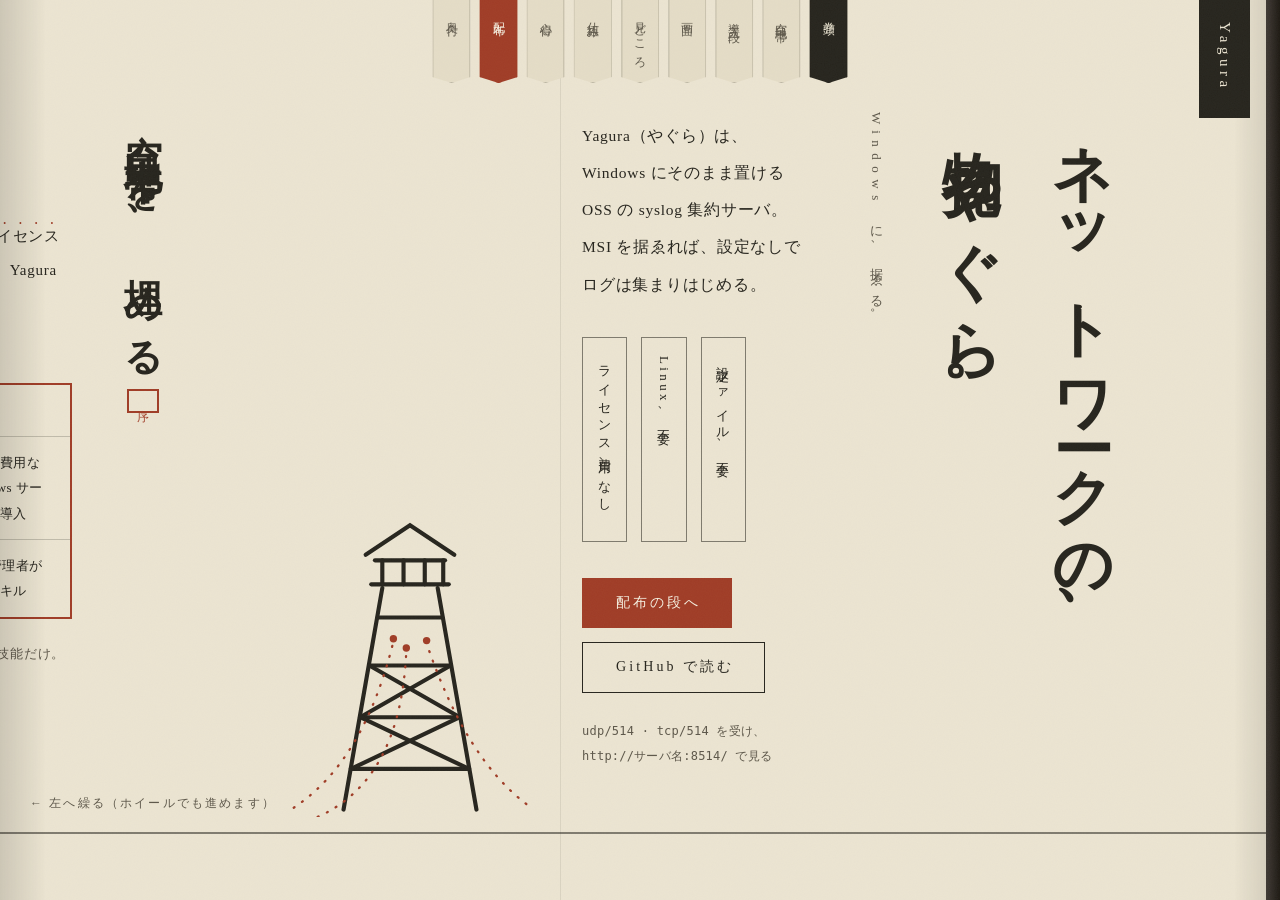
<file: index.html>
<!DOCTYPE html>
<html lang="ja">
<head>
  <meta charset="utf-8">
  <meta name="viewport" content="width=device-width, initial-scale=1">
  <title>Yagura（やぐら） — Windows にそのまま置ける OSS の syslog 集約サーバ</title>
  <meta name="description" content="Yagura（やぐら）は Windows ネイティブの OSS syslog 集約サーバ。MSI を入れて機器の syslog を向けるだけ。設定ファイル不要・追加 DB 不要・Linux 不要・ライセンス費用なし。内蔵 SQLite に即保存し、後から SQL Server へ昇格できます。">
  <link rel="canonical" href="https://yagura.ta-yan.ai/">
  <meta property="og:type" content="website">
  <meta property="og:title" content="Yagura（やぐら） — Windows にそのまま置ける OSS の syslog 集約サーバ">
  <meta property="og:description" content="MSI を入れて syslog を向けるだけ。設定ファイル不要・Linux 不要・ライセンス費用なし。ネットワークの、物見やぐら。">
  <meta property="og:url" content="https://yagura.ta-yan.ai/">
  <meta property="og:image" content="https://yagura.ta-yan.ai/images/ogp.png">
  <meta property="og:locale" content="ja_JP">
  <meta name="twitter:card" content="summary_large_image">
  <meta name="theme-color" media="(prefers-color-scheme: light)" content="#ece5d2">
  <meta name="theme-color" media="(prefers-color-scheme: dark)" content="#131820">
  <link rel="icon" href="images/favicon.svg" type="image/svg+xml">
  <link rel="icon" href="images/favicon-32.png" sizes="32x32" type="image/png">
  <link rel="apple-touch-icon" href="images/favicon-180.png">
  <link rel="stylesheet" href="css/style.css">
</head>
<body>

<a class="skip" href="#haifu">ダウンロードへ移動</a>

<!-- 題箋（固定・右上） -->
<div class="daisen" aria-hidden="true">Yagura</div>

<!-- 栞（固定・巻の目次。読む向きに合わせ右から左へ並ぶ） -->
<nav class="shiori" aria-label="巻の目次">
  <a href="#kanto"><span>巻頭</span></a>
  <a href="#kuhaku"><span>空白地帯</span></a>
  <a href="#sandan"><span>導入三段</span></a>
  <a href="#jikken"><span>画面</span></a>
  <a href="#midokoro"><span>見どころ</span></a>
  <a href="#shikumi"><span>仕組み</span></a>
  <a href="#kokoroe"><span>心得</span></a>
  <a href="#haifu" class="shiori-dl"><span>配布</span></a>
  <a href="#okuzuke"><span>奥付</span></a>
</nav>

<!-- 携帯用の帯（狭い画面のみ表示） -->
<header class="obi">
  <span class="obi-logo">Yagura</span>
  <a class="obi-dl" href="#haifu">ダウンロード</a>
</header>

<!-- 繰り方の手引き（固定・左下） -->
<p class="tebiki" id="tebiki" aria-hidden="true">← 左へ繰る（ホイールでも進めます）</p>

<!-- 進み具合（固定・下端） -->
<div class="susumi" aria-hidden="true"><i id="susumi-bar"></i></div>

<main class="emaki" id="emaki" tabindex="0" aria-label="絵巻式の紙面（右から左へ読み進めます）">
  <div class="maki" id="maki">

    <!-- 八双 — 巻頭の端木（右端） -->
    <div class="hassou" aria-hidden="true"></div>

    <!-- ==================== 巻頭 ==================== -->
    <section class="scene scene-kanto" id="kanto">
      <div class="kanto-catch">
        <h1 class="vtext">ネットワークの、<br>物見やぐら。</h1>
        <p class="kanto-yomi vtext" aria-hidden="true">Windows に、据ゑる。</p>
      </div>
      <div class="kanto-lead">
        <p class="lead">Yagura（やぐら）は、Windows にそのまま置ける OSS の syslog 集約サーバ。<br>
        MSI を据ゑれば、設定なしでログは集まりはじめる。</p>
        <ul class="tanzaku" aria-label="三つの約束">
          <li><span class="vtext">設定ファイル、不要</span></li>
          <li><span class="vtext">Linux、不要</span></li>
          <li><span class="vtext">ライセンス費用、なし</span></li>
        </ul>
        <div class="kanto-cta">
          <a class="btn btn-shu" href="#haifu">配布の段へ</a>
          <a class="btn" href="https://github.com/Yanai-Taketo/Yagura">GitHub で読む</a>
        </div>
        <p class="kanto-port">udp/514 · tcp/514 を受け、<span class="nowrap">http://サーバ名:8514/</span> で見る</p>
      </div>
      <figure class="kanto-tower" aria-hidden="true">
        <svg viewBox="0 0 260 340" width="240" height="314" fill="none" role="img">
          <g class="tower-line" stroke-width="4.5" stroke-linecap="round">
            <path d="M58 332 L100 92"/><path d="M202 332 L160 92"/>
            <path d="M66 288 L194 288"/><path d="M76 232 L184 232"/><path d="M86 176 L174 176"/><path d="M95 124 L165 124"/>
            <path d="M66 288 L184 232"/><path d="M194 288 L76 232"/>
            <path d="M76 232 L174 176"/><path d="M184 232 L86 176"/>
            <path d="M88 88 L172 88"/>
            <path d="M100 88 L100 62"/><path d="M123 88 L123 62"/><path d="M146 88 L146 62"/><path d="M166 88 L166 62"/>
            <path d="M92 62 L168 62"/>
            <path d="M82 56 L130 24 L178 56"/>
          </g>
          <rect class="tower-hi" x="124" y="70" width="12" height="14"/>
          <g class="tower-sign" stroke-width="2.5" stroke-dasharray="1 10" stroke-linecap="round">
            <path d="M4 330 Q80 280 112 150"/>
            <path d="M30 340 Q120 300 126 160"/>
            <path d="M256 326 Q190 276 148 152"/>
          </g>
          <g class="tower-sign-dot">
            <circle cx="112" cy="147" r="4"/><circle cx="126" cy="157" r="4"/><circle cx="148" cy="149" r="4"/>
          </g>
        </svg>
      </figure>
    </section>

    <!-- ==================== 序・空白地帯 ==================== -->
    <section class="scene" id="kuhaku">
      <header class="sec-head">
        <h2 class="vtext">空白地帯を、埋める</h2>
        <span class="rakkan" aria-hidden="true">序</span>
      </header>
      <div class="sec-body sec-body-wide">
        <p>Windows の現場で syslog を集めようとすると、道は二つしかなかった。商用製品は<em>ライセンス費用</em>が壁になり、Linux ベースの OSS は <em>Linux サーバの構築・運用スキル</em>が壁になる。Yagura は、その間の空白を埋める。</p>
        <div class="table-scroll">
          <table class="kurabe">
            <caption>立ち位置くらべ</caption>
            <thead>
              <tr><th scope="col"></th><th scope="col">商用の syslog 製品</th><th scope="col">Linux ベースの OSS</th><th scope="col" class="ware">Yagura</th></tr>
            </thead>
            <tbody>
              <tr>
                <th scope="row">導入コスト</th>
                <td>ライセンス費用が発生</td>
                <td>費用は掛からないが、Linux サーバの構築・運用が前提</td>
                <td class="ware">ライセンス費用なし。Windows サービスとして導入</td>
              </tr>
              <tr>
                <th scope="row">前提となるスキル</th>
                <td>製品固有の操作の習得</td>
                <td>Linux サーバの構築・運用スキル</td>
                <td class="ware">Windows 管理者が既に持つスキル</td>
              </tr>
            </tbody>
          </table>
        </div>
        <p class="soe">運用に要るのは、Windows サービス・SQL Server・Active Directory —— あなたが既に持っている技能だけ。</p>
      </div>
    </section>

    <!-- ==================== 導入三段・一 ==================== -->
    <section class="scene scene-dan" id="sandan">
      <span class="dan-num" aria-hidden="true">一</span>
      <header class="sec-head">
        <h2 class="vtext">据ゑる</h2>
      </header>
      <div class="sec-body">
        <p>MSI をひとつ実行する。Windows サービスの登録も、ファイアウォール規則の作成も、内蔵データベースの用意も、すべて向こうで済む。</p>
        <p>self-contained で配っているから、.NET ランタイムの事前導入すら要らない。設定ファイルは —— ない。</p>
      </div>
    </section>

    <!-- ==================== 導入三段・二 ==================== -->
    <section class="scene scene-dan" id="dan2">
      <span class="dan-num" aria-hidden="true">二</span>
      <header class="sec-head">
        <h2 class="vtext">向ける</h2>
      </header>
      <div class="sec-body">
        <p>機器とサーバの syslog 送信先を、このサーバの <code>udp/514</code>・<code>tcp/514</code> へ向ける（IPv4/IPv6）。RFC 3164 も RFC 5424 も解釈する。</p>
        <p>読めないログも、捨てない。原文のまま「解析失敗」の印を付けて保存する。syslog over TLS（<code>tcp/6514</code>）は、望むときだけ有効化。</p>
      </div>
    </section>

    <!-- ==================== 導入三段・三 ==================== -->
    <section class="scene scene-dan" id="dan3">
      <span class="dan-num" aria-hidden="true">三</span>
      <header class="sec-head">
        <h2 class="vtext">見る</h2>
      </header>
      <div class="sec-body">
        <p>ブラウザで <code>http://サーバ名:8514/</code> を開く。もうログは集まっている。</p>
        <p>ダッシュボードで眺め、検索で絞り、システム状態で受信の健康を確かめる。表示はライト・ダーク・OS 追従。時刻はサーバ OS のタイムゾーンで、オフセットを明示して示す。</p>
      </div>
    </section>

    <!-- ==================== 実見・画面 ==================== -->
    <section class="scene scene-wide" id="jikken">
      <header class="sec-head">
        <h2 class="vtext">実見</h2>
        <span class="rakkan" aria-hidden="true">画面</span>
      </header>
      <div class="jikken-grid">
        <figure class="harikomi harikomi-main">
          <button class="harikomi-btn" type="button" title="押すと拡大">
            <img src="images/dashboard-light.png" width="1280" height="800" alt="Yagura のダッシュボード画面。受信件数の推移グラフ、送信元ホスト別・重要度別の集計、最近のログ一覧が一望できる" loading="lazy">
          </button>
          <figcaption>ダッシュボード —— 受信の全景を一望する</figcaption>
        </figure>
        <div class="harikomi-fuku">
          <figure class="harikomi">
            <button class="harikomi-btn" type="button" title="押すと拡大">
              <img src="images/search-light.png" width="1280" height="1500" alt="ログ検索画面。期間・ホスト・重要度・本文で絞り込める" loading="lazy">
            </button>
            <figcaption>ログ検索</figcaption>
          </figure>
          <figure class="harikomi">
            <button class="harikomi-btn" type="button" title="押すと拡大">
              <img src="images/status-light.png" width="1280" height="800" alt="システム状態画面。受信・保存の統計と取りこぼしカウンタを表示" loading="lazy">
            </button>
            <figcaption>システム状態</figcaption>
          </figure>
          <figure class="harikomi">
            <button class="harikomi-btn" type="button" title="押すと拡大">
              <img src="images/forwarder-kit-light.png" width="1280" height="800" alt="フォワーダキット生成画面。Windows イベントログ転送用の Fluent Bit 設定入り ZIP を生成する" loading="lazy">
            </button>
            <figcaption>フォワーダキット生成</figcaption>
          </figure>
        </div>
      </div>
    </section>

    <!-- ==================== 見どころ・機能 ==================== -->
    <section class="scene scene-wide" id="midokoro">
      <header class="sec-head">
        <h2 class="vtext">見どころ</h2>
        <span class="rakkan" aria-hidden="true">機能</span>
      </header>
      <ul class="kinou">
        <li><h3>ゼロ設定で受信・保存開始</h3><p>インストール直後から内蔵 SQLite に保存。DB の導入も設定ファイルの編集も要らない。</p></li>
        <li><h3>syslog 受信</h3><p>UDP 514／TCP 514（平文・IPv4/IPv6）。RFC 3164／RFC 5424 を解析。syslog over TLS（TCP 6514・RFC 5425）は opt-in で有効化できる。</p></li>
        <li><h3>ログを失わない設計</h3><p>解析に失敗したメッセージも破棄せず、生データのまま「解析失敗」の印を付けて保存。取りこぼしは発生箇所別カウンタで観測でき、CI でも検証している。</p></li>
        <li><h3>SQL Server への本番昇格</h3><p>管理画面のウィザードで SQLite から SQL Server へ切替。パスワードは Windows DPAPI で暗号化して保存する。</p></li>
        <li><h3>Windows イベントログの転送</h3><p>Fluent Bit（Apache-2.0）の配布キットを同梱。管理画面から自機宛の設定入りキット（ZIP）を生成でき、サイレント導入にも対応。</p></li>
        <li><h3>Web UI（Blazor）</h3><p>ダッシュボード・ログ検索・システム状態の三画面。テーマはライト（既定）・ダーク・OS 追従。時刻はサーバ OS のタイムゾーンで表示（オフセット明示）。</p></li>
        <li><h3>保持期間の自動削除</h3><p>既定 30 日。日数も実行時間帯も設定できる。</p></li>
        <li><h3>能動通知のメール送信（opt-in）</h3><p>証明書の期限接近・スプール退避の開始・保存の恒久失敗など、対応を要する警告を SMTP で知らせる。再送抑制と流量上限を備え、既定は無効。</p></li>
        <li><h3>送信元の途絶検知（opt-in）</h3><p>「来るはずの syslog が来ていない」に気づける。ウォッチリストに登録した送信元からの受信が閾値時間（既定 24 時間）途絶えると警告し、メール通知にも乗せられる。</p></li>
        <li><h3>閲覧 UI のアクセス制御（opt-in）</h3><p>Windows 統合認証 + AD グループマッピングで、機微なログを読める人を「閲覧」「管理」の役割で絞れる。既定は現状どおり無認証。</p></li>
        <li><h3>閲覧 UI の HTTPS（opt-in）</h3><p>閲覧画面を同じポートのまま HTTPS へ切り替えられる（平文の面は残らない）。証明書はストアの一覧から選び、サーバ名との不一致は保存前に検査。期限切れ時も平文へは落とさない。</p></li>
        <li><h3>管理 UI のアクセス制御（opt-in）</h3><p>既定は loopback 限定・無認証。Windows 統合認証（AD/Kerberos）または独自 ID/パスワード認証を有効化でき、リモート公開時は HTTPS 必須（fail-closed）。</p></li>
        <li><h3>ディスクスプール</h3><p>保存先 DB の障害時は受信データをディスクへ退避し、復旧後に取り込む。</p></li>
        <li><h3>MSI インストーラ</h3><p>サービス登録からファイアウォール規則の作成まで自動。self-contained のため .NET ランタイムの事前導入も不要。</p></li>
        <li><h3>物足りぬところは、要望を</h3><p>欲しい機能・困りごとは GitHub へ。<a href="https://github.com/Yanai-Taketo/Yagura/issues/new/choose">機能を要望する（Issues）</a>、または <a href="https://github.com/Yanai-Taketo/Yagura/discussions">Discussions で相談</a>。</p></li>
      </ul>
    </section>

    <!-- ==================== 仕組み ==================== -->
    <section class="scene scene-wide" id="shikumi">
      <header class="sec-head">
        <h2 class="vtext">仕組み</h2>
        <span class="rakkan" aria-hidden="true">単一の<br>サービス</span>
      </header>
      <div class="sec-body sec-body-wide">
        <p>受信・解析・保存・閲覧を、単一の Windows サービスに同居させている。絵巻と同じく、流れは右から左へ。</p>
        <figure class="zukai">
          <svg viewBox="0 0 980 430" role="img" aria-label="構成図。右の送信元から syslog が UDP/TCP 514 で Yagura に届き、受信・解析・永続化を経て SQLite または SQL Server に保存。障害時はディスクスプールへ退避。閲覧はブラウザからポート8514、管理はループバック限定のポート8515。">
            <g class="z-line" stroke-width="1.5" fill="none">
              <!-- 送信元（右） -->
              <rect x="790" y="70" width="176" height="76"/>
              <rect x="790" y="196" width="176" height="76"/>
              <!-- やぐら本体（中央） -->
              <rect x="336" y="46" width="380" height="300" stroke-width="2.5"/>
              <rect x="600" y="100" width="88" height="48"/>
              <rect x="482" y="100" width="88" height="48"/>
              <rect x="364" y="100" width="88" height="48"/>
              <rect x="392" y="252" width="300" height="52" stroke-dasharray="5 5"/>
              <!-- 保存先（左下） -->
              <rect x="150" y="196" width="150" height="56"/>
              <rect x="150" y="290" width="150" height="56"/>
              <!-- 閲覧（左上） -->
              <rect x="20" y="70" width="150" height="76"/>
              <!-- 矢印：送信元 → 受信 -->
              <path d="M790 108 L716 118"/><path d="M726 111 L716 118 L727 122"/>
              <path d="M790 234 L716 150"/><path d="M726 141 L716 150 L728 152"/>
              <!-- 受信 → 解析 → 永続化 -->
              <path d="M600 124 L570 124"/><path d="M579 119 L570 124 L579 129"/>
              <path d="M482 124 L452 124"/><path d="M461 119 L452 124 L461 129"/>
              <!-- 永続化 → 保存先 -->
              <path d="M408 148 L300 218"/><path d="M310 211 L300 218 L312 220"/>
              <!-- 永続化 ⇔ スプール -->
              <path d="M420 148 L500 252" stroke-dasharray="5 5"/><path d="M492 244 L500 252 L497 241"/>
              <!-- SQLite → SQL Server 昇格 -->
              <path d="M225 252 L225 290"/><path d="M220 281 L225 290 L230 281"/>
              <!-- やぐら → 閲覧 -->
              <path d="M336 108 L170 108"/><path d="M179 103 L170 108 L179 113"/>
            </g>
            <g class="z-text">
              <text x="878" y="100" text-anchor="middle">ネットワーク機器</text>
              <text x="878" y="122" text-anchor="middle" class="z-small">FW・スイッチ・AP・UPS など</text>
              <text x="878" y="226" text-anchor="middle">Windows サーバ</text>
              <text x="878" y="248" text-anchor="middle" class="z-small">イベントログを Fluent Bit で転送</text>
              <text x="753" y="92" text-anchor="middle" class="z-small z-mono">syslog udp/tcp 514</text>
              <text x="753" y="196" text-anchor="middle" class="z-small z-mono">tls 6514（opt-in）</text>
              <text x="526" y="80" text-anchor="middle" class="z-strong">Yagura —— 単一の Windows サービス</text>
              <text x="644" y="128" text-anchor="middle">受信</text>
              <text x="526" y="128" text-anchor="middle">解析</text>
              <text x="408" y="128" text-anchor="middle">永続化</text>
              <text x="542" y="283" text-anchor="middle" class="z-small">ディスクスプール（DB 障害時に退避・復旧後に取込）</text>
              <text x="225" y="219" text-anchor="middle">SQLite（内蔵）</text>
              <text x="225" y="240" text-anchor="middle" class="z-small">導入直後はこちら</text>
              <text x="225" y="313" text-anchor="middle">SQL Server</text>
              <text x="225" y="334" text-anchor="middle" class="z-small">ウィザードで昇格</text>
              <text x="95" y="100" text-anchor="middle">ブラウザで閲覧</text>
              <text x="95" y="122" text-anchor="middle" class="z-small z-mono">http://サーバ名:8514/</text>
              <text x="253" y="99" text-anchor="middle" class="z-small z-mono">8514（読み取り）</text>
            </g>
          </svg>
        </figure>
        <dl class="minato">
          <dt><code>udp/514 · tcp/514</code></dt><dd>syslog 受信（平文・既定で有効）</dd>
          <dt><code>tcp/6514</code></dt><dd>syslog over TLS（既定無効・opt-in）</dd>
          <dt><code>tcp/8514</code></dt><dd>閲覧 UI（読み取りのみ。HTTPS 化は opt-in・同一ポート）</dd>
          <dt><code>tcp/8515</code></dt><dd>管理 UI（loopback 固定）</dd>
        </dl>
      </div>
    </section>

    <!-- ==================== 心得 ==================== -->
    <section class="scene" id="kokoroe">
      <header class="sec-head">
        <h2 class="vtext">心得</h2>
        <span class="rakkan" aria-hidden="true">定</span>
      </header>
      <div class="sec-body">
        <div class="kousatsu">
          <p class="kousatsu-dai">掟</p>
          <ul>
            <li>一、管理された社内ネットワーク（信頼できる網の内）での利用を前提とする事</li>
            <li>一、既定の受信は平文（udp・tcp 514）である事を弁へる事</li>
            <li>一、閲覧 UI は既定で LAN 内に無認証で開かれる（読み取りのみ）事</li>
            <li>一、インターネットに露出する機、接続者を統制できぬ網には、置かぬ事</li>
          </ul>
        </div>
        <p class="soe">TLS 受信・閲覧/管理 UI の認証（AD または独自 ID）・HTTPS（閲覧・管理とも）は、いずれも設定で重ねられる（opt-in 強化）。既定を軽く、強化を明示的に —— それがこの道具の流儀。</p>
      </div>
    </section>

    <!-- ==================== 道のり ==================== -->
    <section class="scene" id="michinori" data-until-v1>
      <header class="sec-head">
        <h2 class="vtext">道のり</h2>
        <span class="rakkan" aria-hidden="true">v1.0</span>
      </header>
      <div class="sec-body">
        <p>v1.0（本番推奨版）は、期日ではなく<em>第三者が検証できる基準</em>で定める。基準は先に固定してあり、達しやすい形に動かすことはしない。</p>
        <ol class="kijun">
          <li>機能の完備</li>
          <li>独立した二環境 × 連続三十日の実運用実績</li>
          <li>利用者向け文書の完備</li>
          <li>後方互換性の凍結</li>
          <li>リリースの完全性（コード署名・checksum 等）</li>
        </ol>
        <p class="soe">五つすべてを満たしたとき、v1.0 を公開する。</p>
      </div>
    </section>

    <!-- ==================== 配布 ==================== -->
    <section class="scene" id="haifu">
      <header class="sec-head">
        <h2 class="vtext">配布</h2>
        <span class="rakkan rakkan-shu" aria-hidden="true">頒</span>
      </header>
      <div class="sec-body">
        <p class="dl-jou"><span class="dl-seal" id="release-version" hidden></span><span class="dl-date" id="release-date"></span></p>
        <p class="dl-status" id="dl-status" aria-live="polite">最新版は GitHub の Releases を参照してください。</p>
        <div class="dl-btns">
          <a class="btn btn-shu btn-dl" id="dl-x64" href="https://github.com/Yanai-Taketo/Yagura/releases">x64 版をダウンロード<small id="dl-x64-size"></small></a>
          <a class="btn btn-dl" id="dl-arm64" href="https://github.com/Yanai-Taketo/Yagura/releases">ARM64 版（試験的）<small id="dl-arm64-size"></small></a>
        </div>
        <p class="dl-sha">
          <a id="dl-x64-sha" href="https://github.com/Yanai-Taketo/Yagura/releases" hidden>x64 の checksum（.sha256）</a>
          <a id="dl-arm64-sha" href="https://github.com/Yanai-Taketo/Yagura/releases" hidden>ARM64 の checksum（.sha256）</a>
        </p>
        <p class="dl-notes"><a id="release-notes" href="https://github.com/Yanai-Taketo/Yagura/releases">リリースノートを見る（GitHub Releases）</a></p>
      </div>
    </section>

    <!-- ==================== 奥付 ==================== -->
    <footer class="scene scene-okuzuke" id="okuzuke">
      <h2 class="vtext okuzuke-dai">奥付</h2>
      <div class="okuzuke-cols">
        <dl>
          <dt>名</dt><dd>Yagura（やぐら）</dd>
          <dt>素性</dt><dd>Windows ネイティブの OSS syslog 集約サーバ</dd>
          <dt>免許</dt><dd><a href="https://github.com/Yanai-Taketo/Yagura/blob/main/LICENSE">Apache License 2.0</a> ／ <a href="https://github.com/Yanai-Taketo/Yagura/blob/main/NOTICE">NOTICE</a></dd>
          <dt>文書</dt><dd><a href="https://github.com/Yanai-Taketo/Yagura/tree/main/docs">日本語ドキュメント</a>（日本語ファースト）</dd>
          <dt>読みもの</dt><dd><a href="blog/">ブログ — syslog とログ集約の帖</a></dd>
          <dt>版元</dt><dd><a href="https://github.com/Yanai-Taketo/Yagura">github.com/Yanai-Taketo/Yagura</a></dd>
          <dt>音信</dt><dd><a href="https://github.com/Yanai-Taketo/Yagura/issues">Issues</a> ／ <a href="https://github.com/Yanai-Taketo/Yagura/discussions">Discussions</a></dd>
          <dt>取扱</dt><dd><a href="privacy/">プライバシー・広告について</a></dd>
        </dl>
        <p class="okuzuke-cr">© YANAI Taketo</p>
      </div>
    </footer>

    <!-- 軸 — 巻末の芯木（左端） -->
    <div class="jiku" aria-hidden="true"></div>

  </div>
</main>

<!-- 披見 — 貼り込みの拡大表示 -->
<dialog class="hiken" id="hiken" aria-label="画面写真の拡大表示">
  <button class="hiken-close" id="hiken-close" type="button" aria-label="閉じる">閉づ</button>
  <figure>
    <img id="hiken-img" alt="">
    <figcaption id="hiken-cap"></figcaption>
  </figure>
</dialog>

<script src="js/main.js" defer></script>
</body>
</html>
</file>
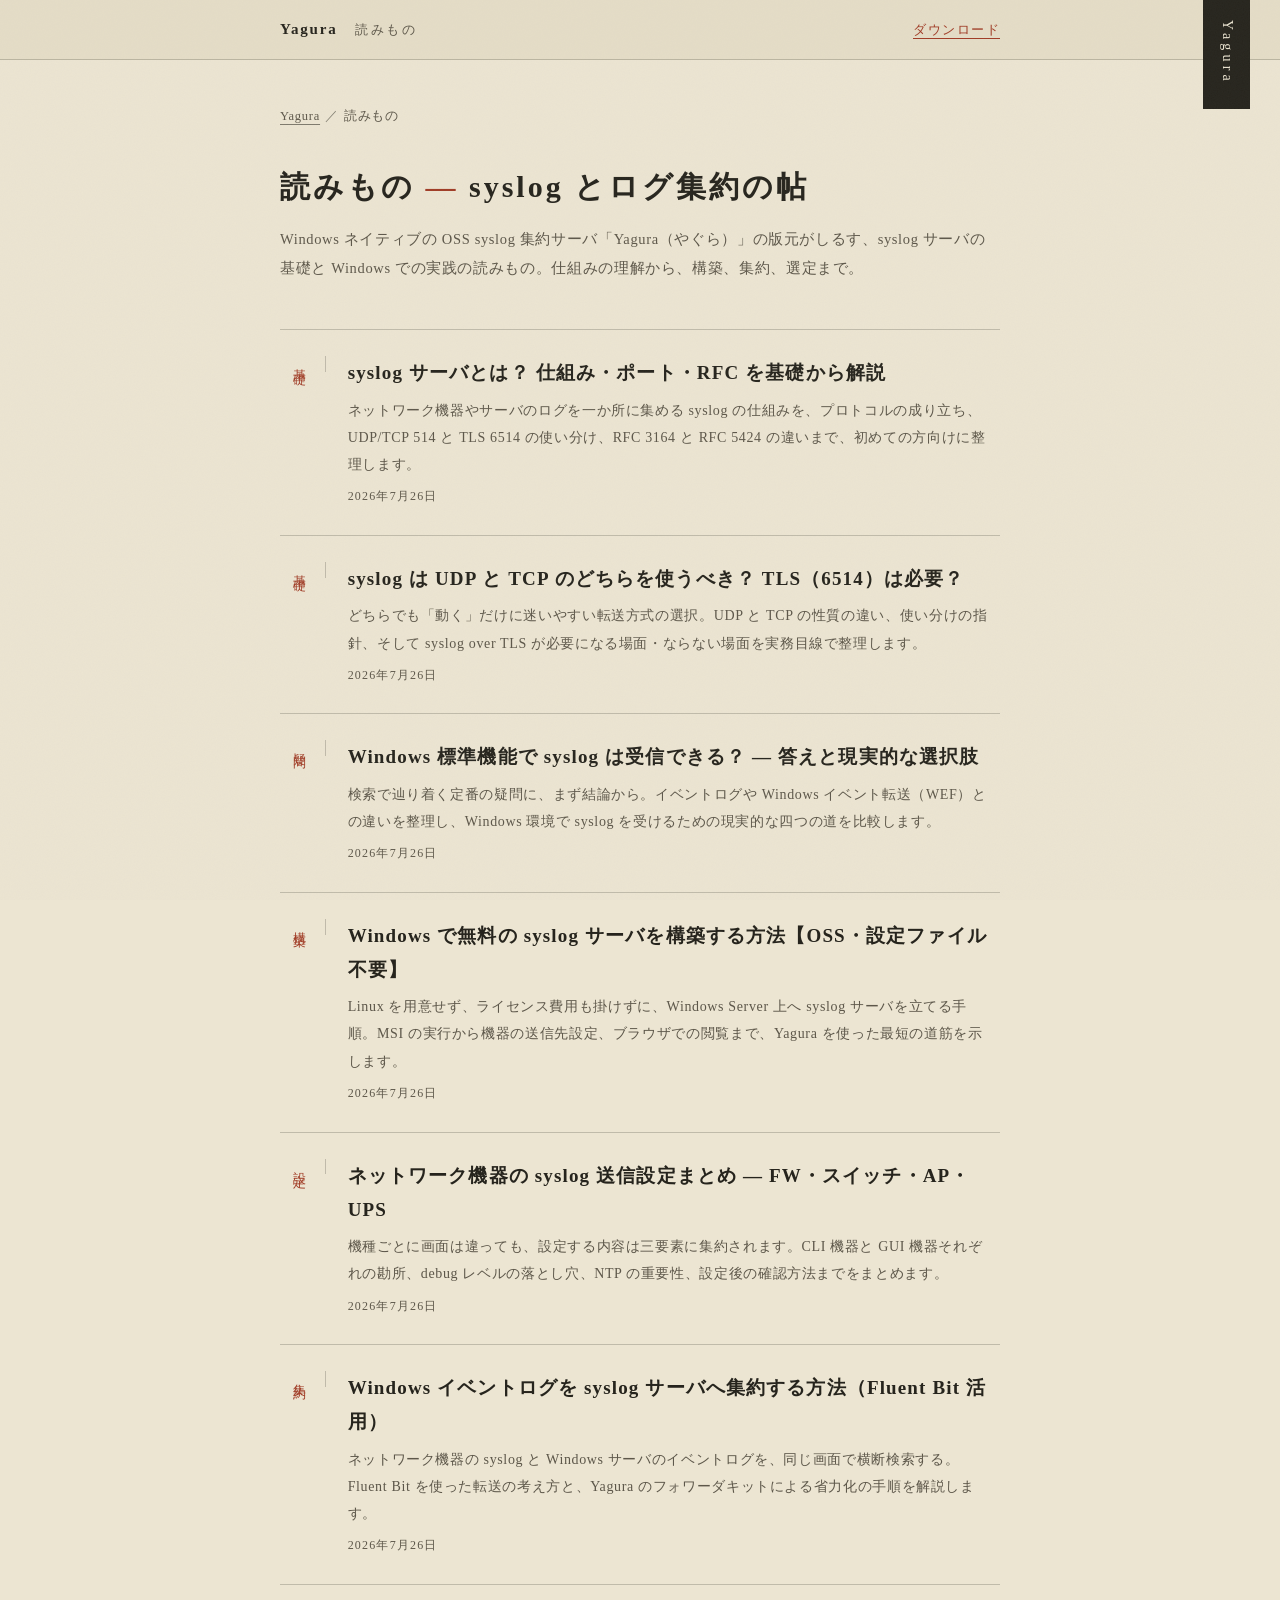
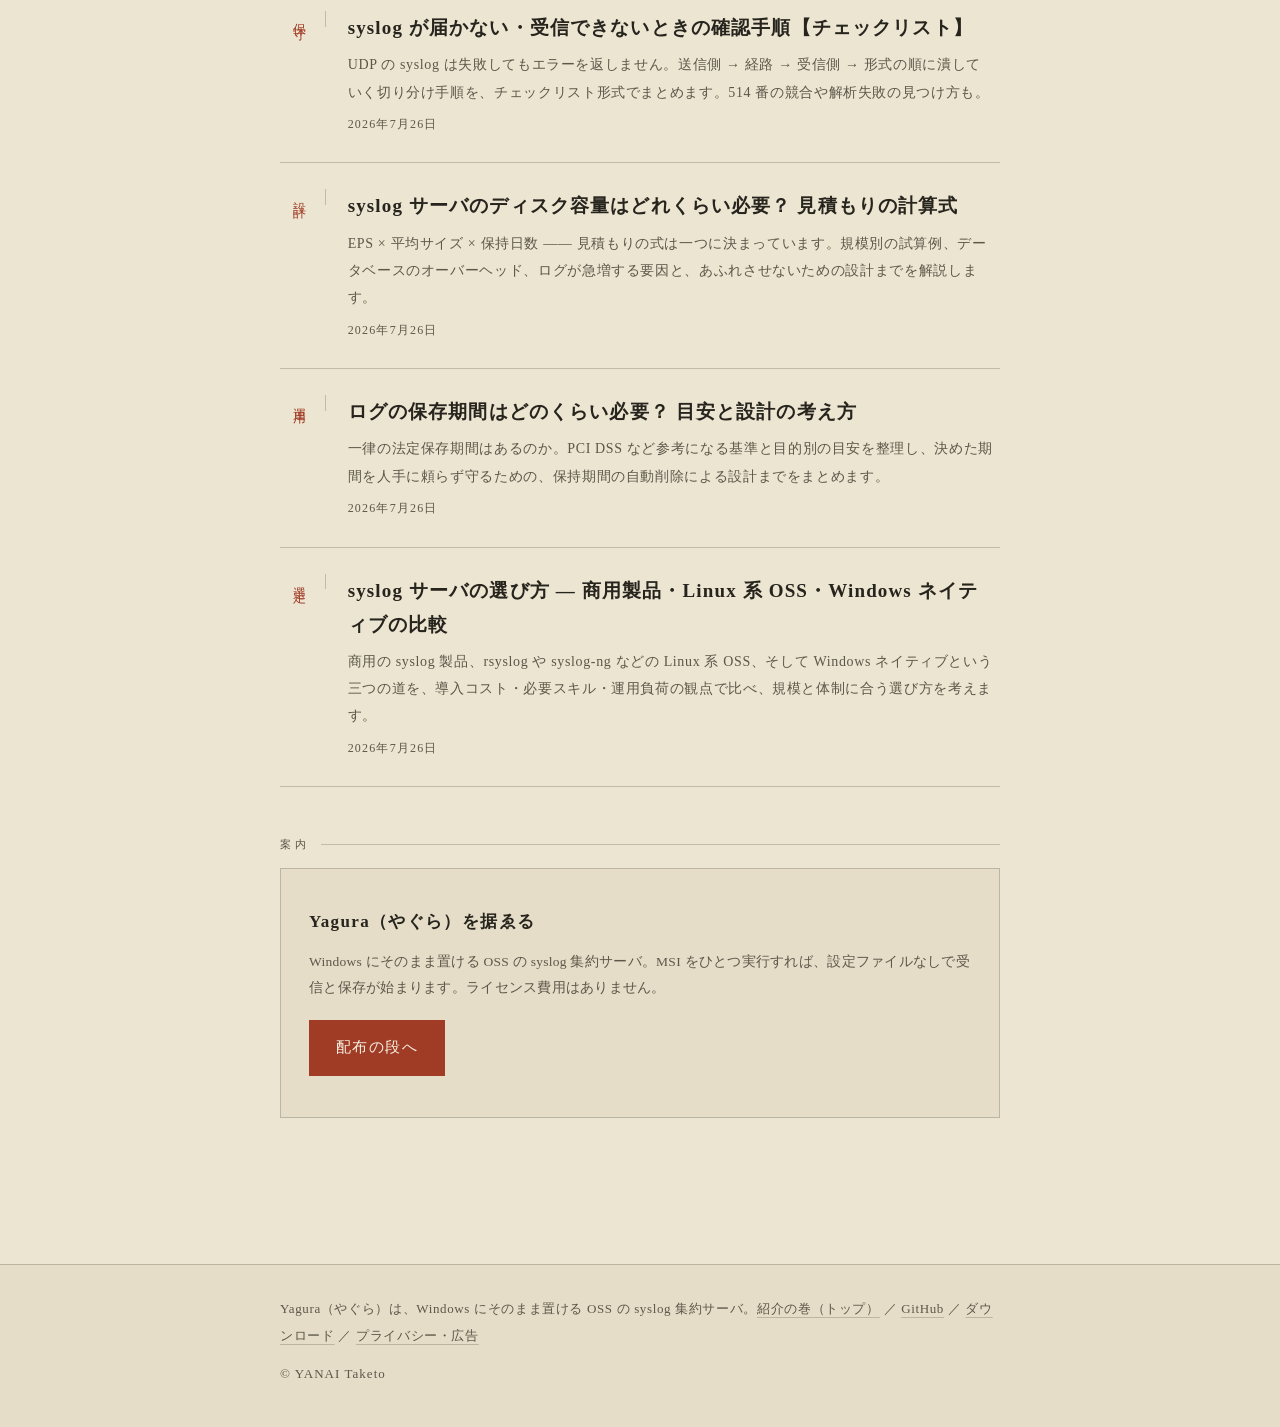
<file: blog/index.html>
<!DOCTYPE html>
<html lang="ja">
<head>
  <meta charset="utf-8">
  <meta name="viewport" content="width=device-width, initial-scale=1">
  <title>読みもの（ブログ） — syslog サーバの基礎と Windows での実践 | Yagura</title>
  <meta name="description" content="Windows ネイティブの OSS syslog 集約サーバ「Yagura」の読みもの。syslog サーバの仕組みの基礎から、Windows での無料構築手順、イベントログの集約、製品の選び方までを解説します。">
  <link rel="canonical" href="https://yagura.ta-yan.ai/blog/">
  <meta property="og:type" content="website">
  <meta property="og:title" content="読みもの（ブログ） — syslog サーバの基礎と Windows での実践 | Yagura">
  <meta property="og:description" content="syslog サーバの仕組みの基礎から、Windows での無料構築手順、イベントログの集約、製品の選び方までを解説。">
  <meta property="og:url" content="https://yagura.ta-yan.ai/blog/">
  <meta property="og:image" content="https://yagura.ta-yan.ai/images/ogp.png">
  <meta property="og:locale" content="ja_JP">
  <meta name="twitter:card" content="summary_large_image">
  <meta name="theme-color" media="(prefers-color-scheme: light)" content="#ece5d2">
  <meta name="theme-color" media="(prefers-color-scheme: dark)" content="#131820">
  <link rel="icon" href="../images/favicon.svg" type="image/svg+xml">
  <link rel="icon" href="../images/favicon-32.png" sizes="32x32" type="image/png">
  <link rel="apple-touch-icon" href="../images/favicon-180.png">
  <link rel="stylesheet" href="../css/blog.css">
  <link rel="stylesheet" href="../css/koukoku.css">
  <script type="application/ld+json">
  {
    "@context": "https://schema.org",
    "@type": "Blog",
    "name": "Yagura 読みもの",
    "url": "https://yagura.ta-yan.ai/blog/",
    "description": "Windows ネイティブの OSS syslog 集約サーバ「Yagura」の公式ブログ。syslog とログ集約の基礎、Windows での実践を解説。",
    "inLanguage": "ja",
    "publisher": { "@type": "Person", "name": "YANAI Taketo" }
  }
  </script>
</head>
<body data-root="../">

<a class="skip" href="#mokuroku">記事一覧へ移動</a>
<a class="daisen" href="../" aria-label="Yagura トップへ">Yagura</a>

<header class="obi">
  <div class="obi-in">
    <a class="obi-home" href="../">Yagura</a>
    <span class="obi-yomi">読みもの</span>
    <a class="obi-dl" href="../#haifu">ダウンロード</a>
  </div>
</header>

<main class="shimen">

  <nav class="michishirube" aria-label="現在地">
    <ol>
      <li><a href="../">Yagura</a></li>
      <li>読みもの</li>
    </ol>
  </nav>

  <header class="hyoushi">
    <h1>読みもの <span class="shu">—</span> syslog とログ集約の帖</h1>
    <p class="fu">Windows ネイティブの OSS syslog 集約サーバ「Yagura（やぐら）」の版元がしるす、syslog サーバの基礎と Windows での実践の読みもの。仕組みの理解から、構築、集約、選定まで。</p>
  </header>

  <ul class="mokuroku" id="mokuroku">
    <li>
      <a href="syslog-server-basics/">
        <span class="kan" aria-hidden="true">基礎</span>
        <span class="dai">syslog サーバとは？ 仕組み・ポート・RFC を基礎から解説</span>
        <span class="yousi">ネットワーク機器やサーバのログを一か所に集める syslog の仕組みを、プロトコルの成り立ち、UDP/TCP 514 と TLS 6514 の使い分け、RFC 3164 と RFC 5424 の違いまで、初めての方向けに整理します。</span>
        <span class="hidzuke">2026年7月26日</span>
      </a>
    </li>
    <li>
      <a href="syslog-udp-tcp-tls/">
        <span class="kan" aria-hidden="true">基礎</span>
        <span class="dai">syslog は UDP と TCP のどちらを使うべき？ TLS（6514）は必要？</span>
        <span class="yousi">どちらでも「動く」だけに迷いやすい転送方式の選択。UDP と TCP の性質の違い、使い分けの指針、そして syslog over TLS が必要になる場面・ならない場面を実務目線で整理します。</span>
        <span class="hidzuke">2026年7月26日</span>
      </a>
    </li>
    <li>
      <a href="windows-standard-syslog/">
        <span class="kan" aria-hidden="true">疑問</span>
        <span class="dai">Windows 標準機能で syslog は受信できる？ — 答えと現実的な選択肢</span>
        <span class="yousi">検索で辿り着く定番の疑問に、まず結論から。イベントログや Windows イベント転送（WEF）との違いを整理し、Windows 環境で syslog を受けるための現実的な四つの道を比較します。</span>
        <span class="hidzuke">2026年7月26日</span>
      </a>
    </li>
    <li>
      <a href="windows-syslog-server/">
        <span class="kan" aria-hidden="true">構築</span>
        <span class="dai">Windows で無料の syslog サーバを構築する方法【OSS・設定ファイル不要】</span>
        <span class="yousi">Linux を用意せず、ライセンス費用も掛けずに、Windows Server 上へ syslog サーバを立てる手順。MSI の実行から機器の送信先設定、ブラウザでの閲覧まで、Yagura を使った最短の道筋を示します。</span>
        <span class="hidzuke">2026年7月26日</span>
      </a>
    </li>
    <li>
      <a href="network-device-syslog-config/">
        <span class="kan" aria-hidden="true">設定</span>
        <span class="dai">ネットワーク機器の syslog 送信設定まとめ — FW・スイッチ・AP・UPS</span>
        <span class="yousi">機種ごとに画面は違っても、設定する内容は三要素に集約されます。CLI 機器と GUI 機器それぞれの勘所、debug レベルの落とし穴、NTP の重要性、設定後の確認方法までをまとめます。</span>
        <span class="hidzuke">2026年7月26日</span>
      </a>
    </li>
    <li>
      <a href="windows-eventlog-syslog/">
        <span class="kan" aria-hidden="true">集約</span>
        <span class="dai">Windows イベントログを syslog サーバへ集約する方法（Fluent Bit 活用）</span>
        <span class="yousi">ネットワーク機器の syslog と Windows サーバのイベントログを、同じ画面で横断検索する。Fluent Bit を使った転送の考え方と、Yagura のフォワーダキットによる省力化の手順を解説します。</span>
        <span class="hidzuke">2026年7月26日</span>
      </a>
    </li>
    <li>
      <a href="syslog-troubleshooting/">
        <span class="kan" aria-hidden="true">保守</span>
        <span class="dai">syslog が届かない・受信できないときの確認手順【チェックリスト】</span>
        <span class="yousi">UDP の syslog は失敗してもエラーを返しません。送信側 → 経路 → 受信側 → 形式の順に潰していく切り分け手順を、チェックリスト形式でまとめます。514 番の競合や解析失敗の見つけ方も。</span>
        <span class="hidzuke">2026年7月26日</span>
      </a>
    </li>
    <li>
      <a href="syslog-disk-sizing/">
        <span class="kan" aria-hidden="true">設計</span>
        <span class="dai">syslog サーバのディスク容量はどれくらい必要？ 見積もりの計算式</span>
        <span class="yousi">EPS × 平均サイズ × 保持日数 —— 見積もりの式は一つに決まっています。規模別の試算例、データベースのオーバーヘッド、ログが急増する要因と、あふれさせないための設計までを解説します。</span>
        <span class="hidzuke">2026年7月26日</span>
      </a>
    </li>
    <li>
      <a href="log-retention-period/">
        <span class="kan" aria-hidden="true">運用</span>
        <span class="dai">ログの保存期間はどのくらい必要？ 目安と設計の考え方</span>
        <span class="yousi">一律の法定保存期間はあるのか。PCI DSS など参考になる基準と目的別の目安を整理し、決めた期間を人手に頼らず守るための、保持期間の自動削除による設計までをまとめます。</span>
        <span class="hidzuke">2026年7月26日</span>
      </a>
    </li>
    <li>
      <a href="syslog-server-selection/">
        <span class="kan" aria-hidden="true">選定</span>
        <span class="dai">syslog サーバの選び方 — 商用製品・Linux 系 OSS・Windows ネイティブの比較</span>
        <span class="yousi">商用の syslog 製品、rsyslog や syslog-ng などの Linux 系 OSS、そして Windows ネイティブという三つの道を、導入コスト・必要スキル・運用負荷の観点で比べ、規模と体制に合う選び方を考えます。</span>
        <span class="hidzuke">2026年7月26日</span>
      </a>
    </li>
  </ul>

  <div class="koukoku" data-koukoku="mokuroku-shita"></div>

</main>

<footer class="okuzuke">
  <div class="okuzuke-in">
    <p>Yagura（やぐら）は、Windows にそのまま置ける OSS の syslog 集約サーバ。<a href="../">紹介の巻（トップ）</a> ／ <a href="https://github.com/Yanai-Taketo/Yagura">GitHub</a> ／ <a href="../#haifu">ダウンロード</a> ／ <a href="../privacy/">プライバシー・広告</a></p>
    <p class="cr">© YANAI Taketo</p>
  </div>
</footer>

<script src="../js/koukoku.js" defer></script>

</body>
</html>
</file>
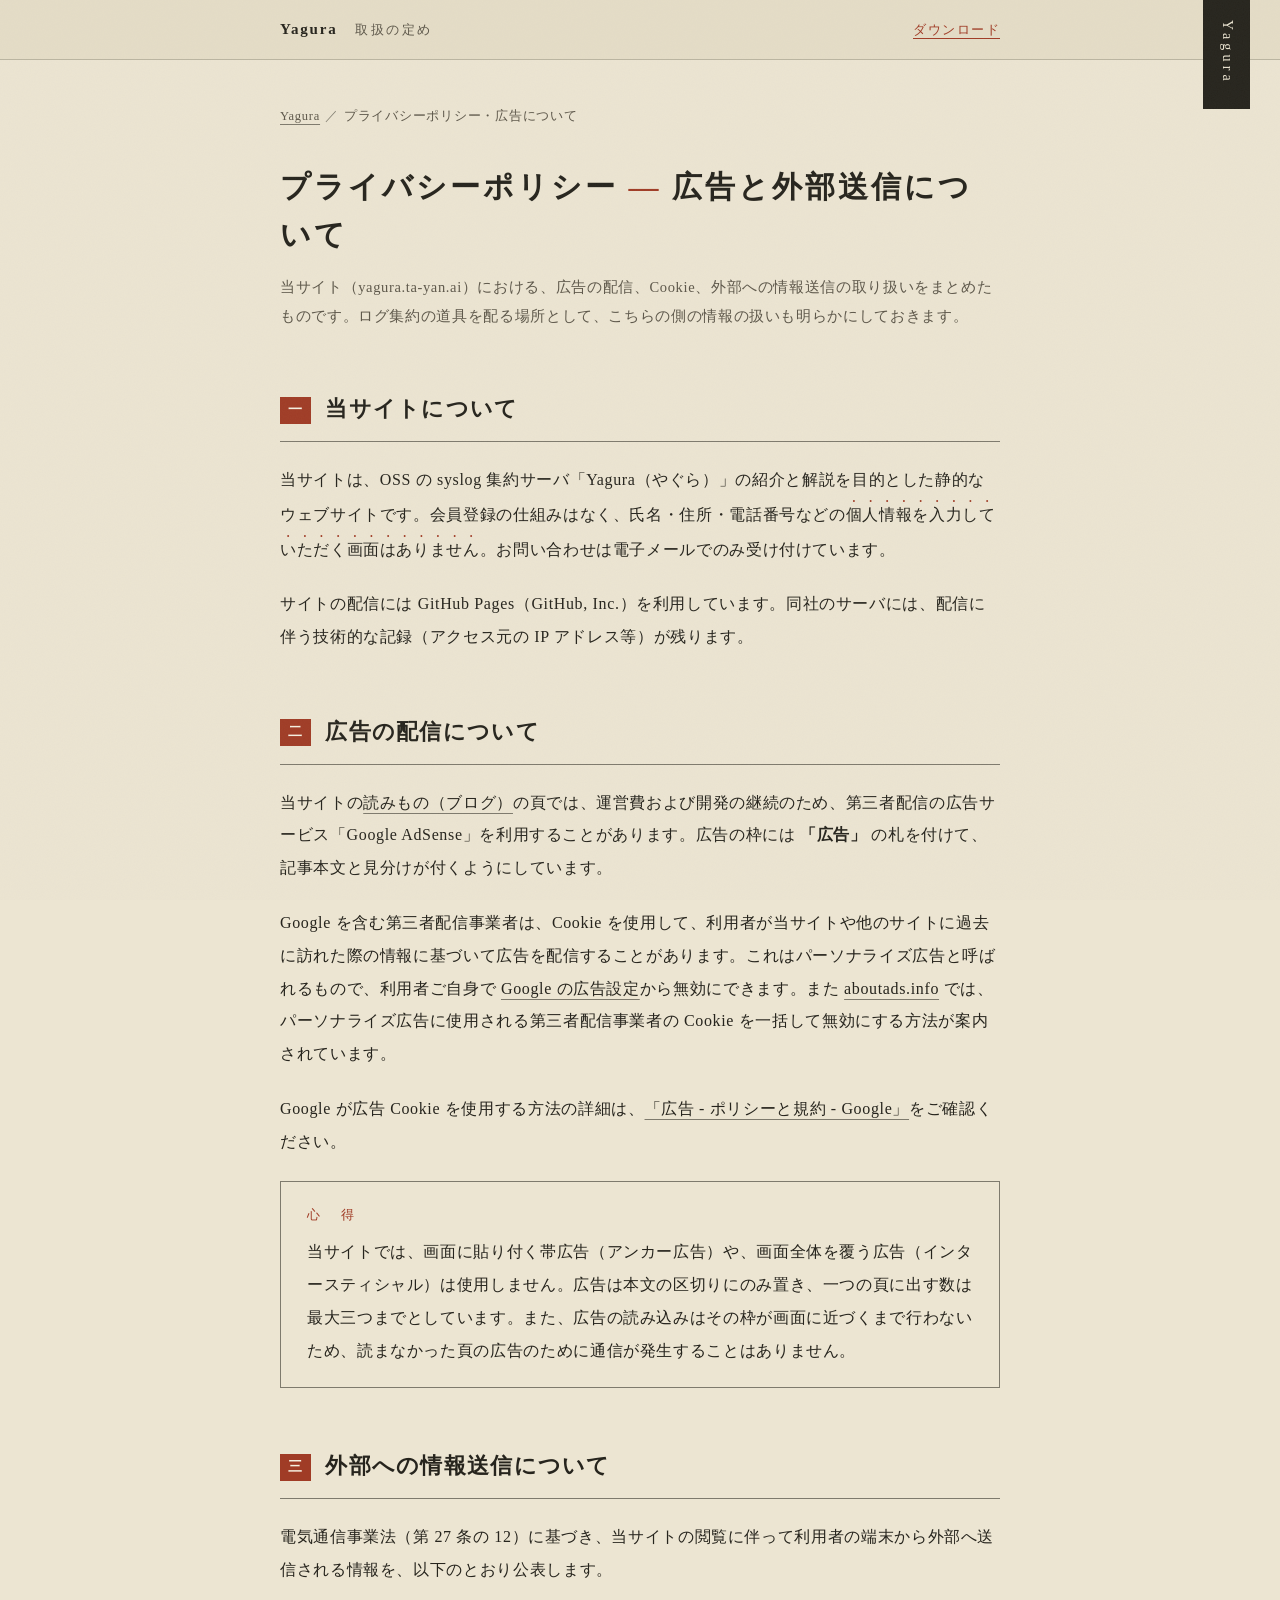
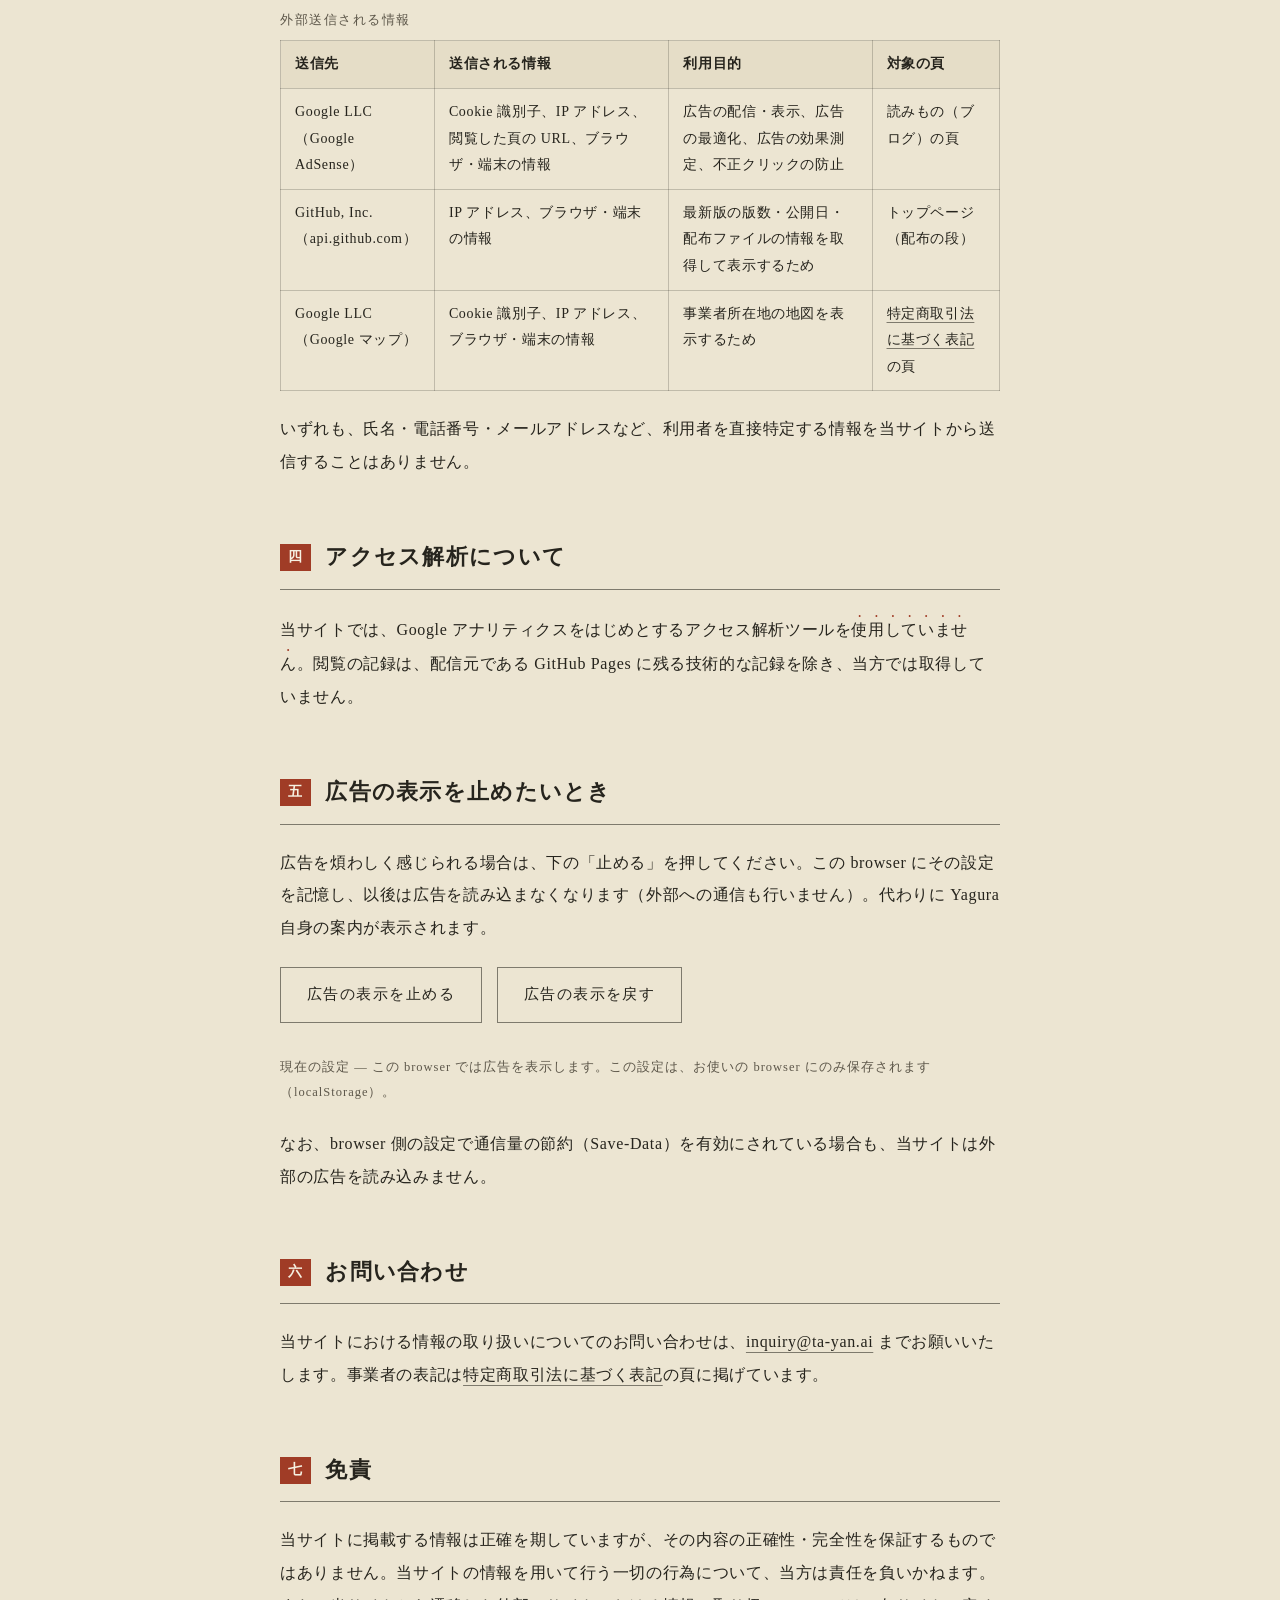
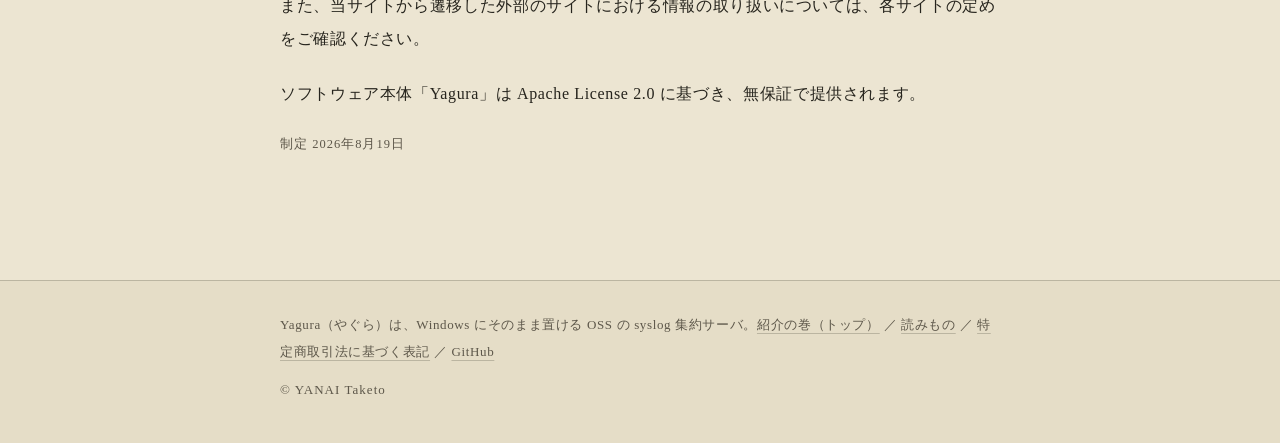
<file: privacy/index.html>
<!DOCTYPE html>
<html lang="ja">
<head>
  <meta charset="utf-8">
  <meta name="viewport" content="width=device-width, initial-scale=1">
  <title>プライバシーポリシー・広告について | Yagura</title>
  <meta name="description" content="Windows ネイティブの OSS syslog 集約サーバ「Yagura」のサイトにおける、広告配信・Cookie・外部送信（電気通信事業法）の取り扱いと、広告表示を止める方法についての表記。">
  <link rel="canonical" href="https://yagura.ta-yan.ai/privacy/">
  <meta property="og:type" content="article">
  <meta property="og:title" content="プライバシーポリシー・広告について | Yagura">
  <meta property="og:description" content="広告配信・Cookie・外部送信の取り扱いと、広告表示を止める方法。">
  <meta property="og:url" content="https://yagura.ta-yan.ai/privacy/">
  <meta property="og:image" content="https://yagura.ta-yan.ai/images/ogp.png">
  <meta property="og:locale" content="ja_JP">
  <meta name="twitter:card" content="summary_large_image">
  <meta name="theme-color" media="(prefers-color-scheme: light)" content="#ece5d2">
  <meta name="theme-color" media="(prefers-color-scheme: dark)" content="#131820">
  <link rel="icon" href="../images/favicon.svg" type="image/svg+xml">
  <link rel="icon" href="../images/favicon-32.png" sizes="32x32" type="image/png">
  <link rel="apple-touch-icon" href="../images/favicon-180.png">
  <link rel="stylesheet" href="../css/blog.css">
</head>
<body data-root="../">

<a class="skip" href="#honbun">本文へ移動</a>
<a class="daisen" href="../" aria-label="Yagura トップへ">Yagura</a>

<header class="obi">
  <div class="obi-in">
    <a class="obi-home" href="../">Yagura</a>
    <span class="obi-yomi">取扱の定め</span>
    <a class="obi-dl" href="../#haifu">ダウンロード</a>
  </div>
</header>

<main class="shimen">

  <nav class="michishirube" aria-label="現在地">
    <ol>
      <li><a href="../">Yagura</a></li>
      <li>プライバシーポリシー・広告について</li>
    </ol>
  </nav>

  <header class="hyoushi">
    <h1>プライバシーポリシー <span class="shu">—</span> 広告と外部送信について</h1>
    <p class="fu">当サイト（yagura.ta-yan.ai）における、広告の配信、Cookie、外部への情報送信の取り扱いをまとめたものです。ログ集約の道具を配る場所として、こちらの側の情報の扱いも明らかにしておきます。</p>
  </header>

  <article class="kiji" id="honbun">

    <h2 id="site">当サイトについて</h2>
    <p>当サイトは、OSS の syslog 集約サーバ「Yagura（やぐら）」の紹介と解説を目的とした静的なウェブサイトです。会員登録の仕組みはなく、氏名・住所・電話番号などの<em>個人情報を入力していただく画面はありません</em>。お問い合わせは電子メールでのみ受け付けています。</p>
    <p>サイトの配信には GitHub Pages（GitHub, Inc.）を利用しています。同社のサーバには、配信に伴う技術的な記録（アクセス元の IP アドレス等）が残ります。</p>

    <h2 id="koukoku">広告の配信について</h2>
    <p>当サイトの<a href="../blog/">読みもの（ブログ）</a>の頁では、運営費および開発の継続のため、第三者配信の広告サービス「Google AdSense」を利用することがあります。広告の枠には <strong>「広告」</strong> の札を付けて、記事本文と見分けが付くようにしています。</p>
    <p>Google を含む第三者配信事業者は、Cookie を使用して、利用者が当サイトや他のサイトに過去に訪れた際の情報に基づいて広告を配信することがあります。これはパーソナライズ広告と呼ばれるもので、利用者ご自身で <a href="https://myadcenter.google.com/">Google の広告設定</a>から無効にできます。また <a href="https://www.aboutads.info/choices/">aboutads.info</a> では、パーソナライズ広告に使用される第三者配信事業者の Cookie を一括して無効にする方法が案内されています。</p>
    <p>Google が広告 Cookie を使用する方法の詳細は、<a href="https://policies.google.com/technologies/ads">「広告 - ポリシーと規約 - Google」</a>をご確認ください。</p>
    <div class="kokoroe">
      <p>心　得</p>
      <p>当サイトでは、画面に貼り付く帯広告（アンカー広告）や、画面全体を覆う広告（インタースティシャル）は使用しません。広告は本文の区切りにのみ置き、一つの頁に出す数は最大三つまでとしています。また、広告の読み込みはその枠が画面に近づくまで行わないため、読まなかった頁の広告のために通信が発生することはありません。</p>
    </div>

    <h2 id="gaibu">外部への情報送信について</h2>
    <p>電気通信事業法（第 27 条の 12）に基づき、当サイトの閲覧に伴って利用者の端末から外部へ送信される情報を、以下のとおり公表します。</p>
    <div class="table-scroll">
      <table>
        <caption>外部送信される情報</caption>
        <thead>
          <tr>
            <th scope="col">送信先</th>
            <th scope="col">送信される情報</th>
            <th scope="col">利用目的</th>
            <th scope="col">対象の頁</th>
          </tr>
        </thead>
        <tbody>
          <tr>
            <td>Google LLC<br>（Google AdSense）</td>
            <td>Cookie 識別子、IP アドレス、閲覧した頁の URL、ブラウザ・端末の情報</td>
            <td>広告の配信・表示、広告の最適化、広告の効果測定、不正クリックの防止</td>
            <td>読みもの（ブログ）の頁</td>
          </tr>
          <tr>
            <td>GitHub, Inc.<br>（api.github.com）</td>
            <td>IP アドレス、ブラウザ・端末の情報</td>
            <td>最新版の版数・公開日・配布ファイルの情報を取得して表示するため</td>
            <td>トップページ（配布の段）</td>
          </tr>
          <tr>
            <td>Google LLC<br>（Google マップ）</td>
            <td>Cookie 識別子、IP アドレス、ブラウザ・端末の情報</td>
            <td>事業者所在地の地図を表示するため</td>
            <td><a href="../tokusho/">特定商取引法に基づく表記</a>の頁</td>
          </tr>
        </tbody>
      </table>
    </div>
    <p>いずれも、氏名・電話番号・メールアドレスなど、利用者を直接特定する情報を当サイトから送信することはありません。</p>

    <h2 id="kaiseki">アクセス解析について</h2>
    <p>当サイトでは、Google アナリティクスをはじめとするアクセス解析ツールを<em>使用していません</em>。閲覧の記録は、配信元である GitHub Pages に残る技術的な記録を除き、当方では取得していません。</p>

    <h2 id="tomeru">広告の表示を止めたいとき</h2>
    <p>広告を煩わしく感じられる場合は、下の「止める」を押してください。この browser にその設定を記憶し、以後は広告を読み込まなくなります（外部への通信も行いません）。代わりに Yagura 自身の案内が表示されます。</p>
    <p><a class="btn" href="?koukoku=off#tomeru">広告の表示を止める</a> <a class="btn" href="?koukoku=on#tomeru">広告の表示を戻す</a></p>
    <p class="kiji-meta"><span id="koukoku-jotai">この設定は、お使いの browser にのみ保存されます（localStorage）。</span></p>
    <p>なお、browser 側の設定で通信量の節約（Save-Data）を有効にされている場合も、当サイトは外部の広告を読み込みません。</p>

    <h2 id="toiawase">お問い合わせ</h2>
    <p>当サイトにおける情報の取り扱いについてのお問い合わせは、<a href="mailto:inquiry@ta-yan.ai">inquiry@ta-yan.ai</a> までお願いいたします。事業者の表記は<a href="../tokusho/">特定商取引法に基づく表記</a>の頁に掲げています。</p>

    <h2 id="menseki">免責</h2>
    <p>当サイトに掲載する情報は正確を期していますが、その内容の正確性・完全性を保証するものではありません。当サイトの情報を用いて行う一切の行為について、当方は責任を負いかねます。また、当サイトから遷移した外部のサイトにおける情報の取り扱いについては、各サイトの定めをご確認ください。</p>
    <p>ソフトウェア本体「Yagura」は Apache License 2.0 に基づき、無保証で提供されます。</p>

    <p class="kiji-meta">制定 2026年8月19日</p>

  </article>

</main>

<footer class="okuzuke">
  <div class="okuzuke-in">
    <p>Yagura（やぐら）は、Windows にそのまま置ける OSS の syslog 集約サーバ。<a href="../">紹介の巻（トップ）</a> ／ <a href="../blog/">読みもの</a> ／ <a href="../tokusho/">特定商取引法に基づく表記</a> ／ <a href="https://github.com/Yanai-Taketo/Yagura">GitHub</a></p>
    <p class="cr">© YANAI Taketo</p>
  </div>
</footer>

<script src="../js/koukoku.js" defer></script>

</body>
</html>
</file>
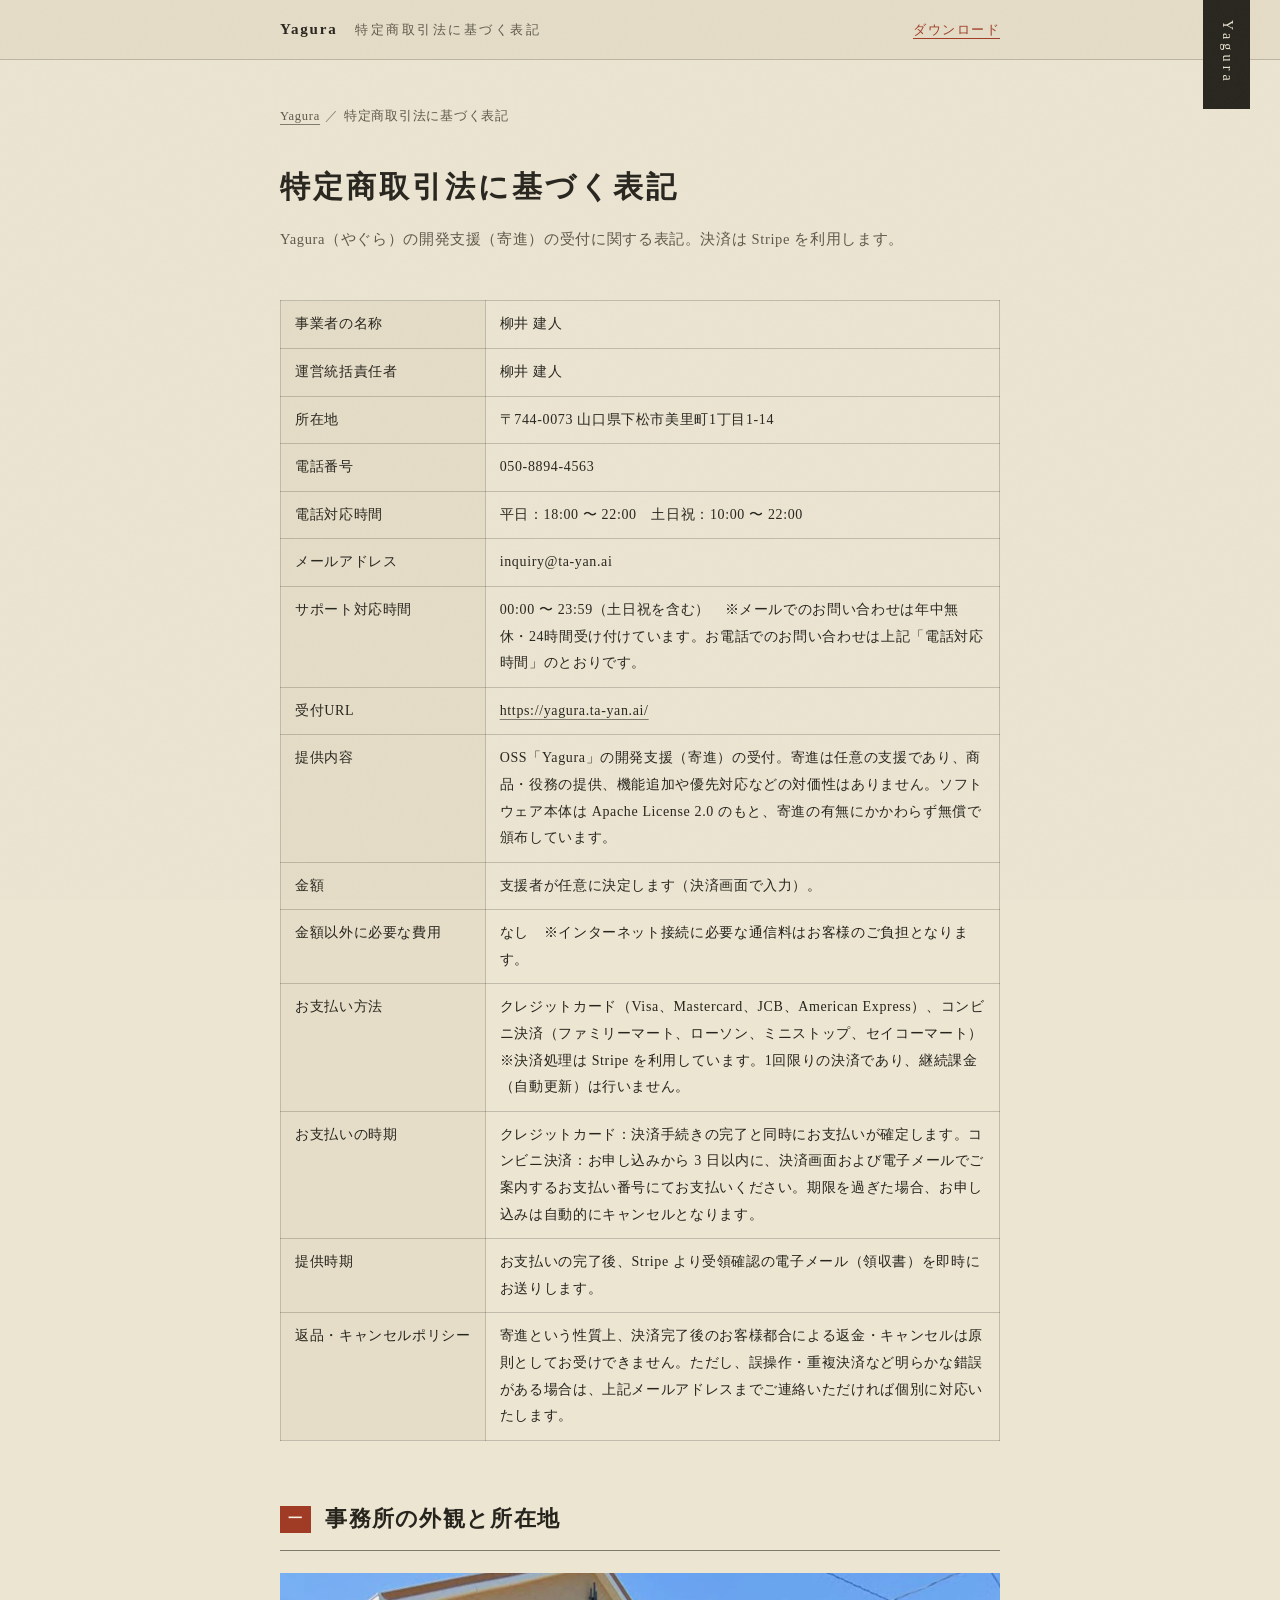
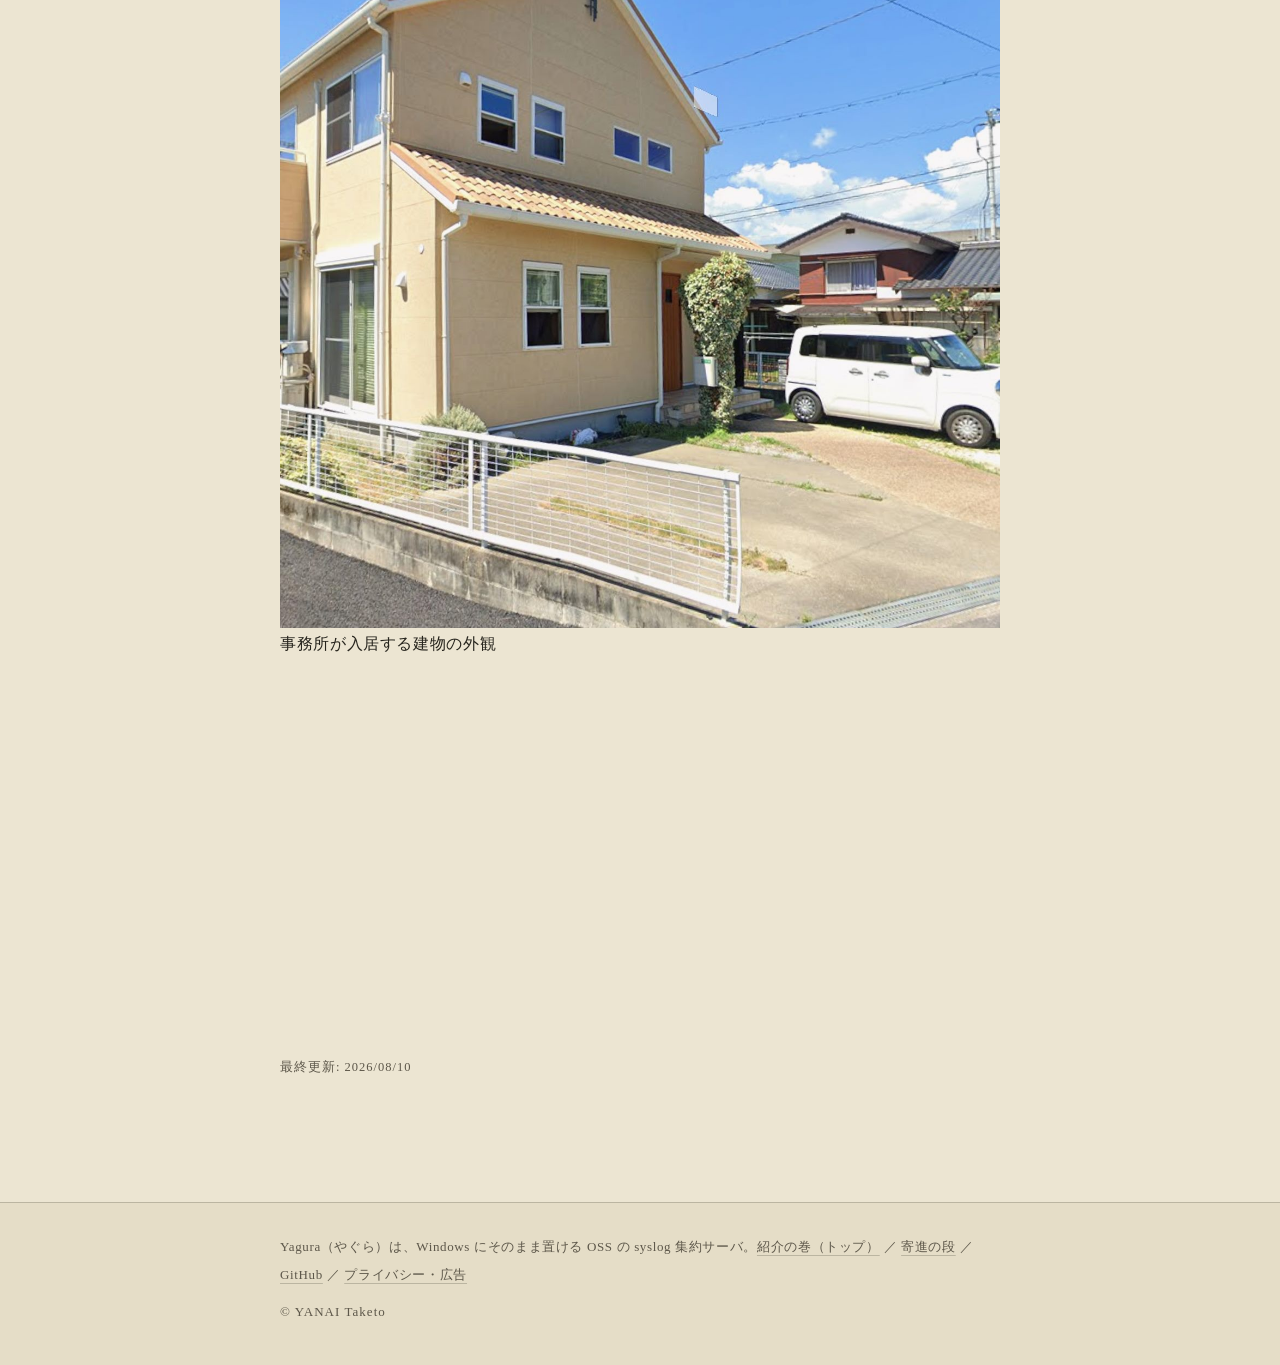
<file: tokusho/index.html>
<!DOCTYPE html>
<html lang="ja">
<head>
  <meta charset="utf-8">
  <meta name="viewport" content="width=device-width, initial-scale=1">
  <title>特定商取引法に基づく表記 | Yagura</title>
  <meta name="description" content="Windows ネイティブの OSS syslog 集約サーバ「Yagura」の開発支援（寄進）に関する、特定商取引法に基づく表記。">
  <meta name="robots" content="noindex, follow">
  <link rel="canonical" href="https://yagura.ta-yan.ai/tokusho/">
  <meta name="theme-color" media="(prefers-color-scheme: light)" content="#ece5d2">
  <meta name="theme-color" media="(prefers-color-scheme: dark)" content="#131820">
  <link rel="icon" href="../images/favicon.svg" type="image/svg+xml">
  <link rel="icon" href="../images/favicon-32.png" sizes="32x32" type="image/png">
  <link rel="apple-touch-icon" href="../images/favicon-180.png">
  <link rel="stylesheet" href="../css/blog.css">
</head>
<body>

<a class="skip" href="#hyouki">本文へ移動</a>
<a class="daisen" href="../" aria-label="Yagura トップへ">Yagura</a>

<header class="obi">
  <div class="obi-in">
    <a class="obi-home" href="../">Yagura</a>
    <span class="obi-yomi">特定商取引法に基づく表記</span>
    <a class="obi-dl" href="../#haifu">ダウンロード</a>
  </div>
</header>

<main class="shimen">

  <nav class="michishirube" aria-label="現在地">
    <ol>
      <li><a href="../">Yagura</a></li>
      <li>特定商取引法に基づく表記</li>
    </ol>
  </nav>

  <header class="hyoushi">
    <h1>特定商取引法に基づく表記</h1>
    <p class="fu">Yagura（やぐら）の開発支援（寄進）の受付に関する表記。決済は Stripe を利用します。</p>
  </header>

  <article class="kiji" id="hyouki">

    <div class="table-scroll">
      <table>
        <tbody>
          <tr><th>事業者の名称</th><td>柳井 建人</td></tr>
          <tr><th>運営統括責任者</th><td>柳井 建人</td></tr>
          <tr><th>所在地</th><td>〒744-0073 山口県下松市美里町1丁目1-14</td></tr>
          <tr><th>電話番号</th><td>050-8894-4563</td></tr>
          <tr><th>電話対応時間</th><td>平日：18:00 〜 22:00　土日祝：10:00 〜 22:00</td></tr>
          <tr><th>メールアドレス</th><td>inquiry@ta-yan.ai</td></tr>
          <tr><th>サポート対応時間</th><td>00:00 〜 23:59（土日祝を含む）　※メールでのお問い合わせは年中無休・24時間受け付けています。お電話でのお問い合わせは上記「電話対応時間」のとおりです。</td></tr>
          <tr><th>受付URL</th><td><a href="https://yagura.ta-yan.ai/">https://yagura.ta-yan.ai/</a></td></tr>
          <tr><th>提供内容</th><td>OSS「Yagura」の開発支援（寄進）の受付。寄進は任意の支援であり、商品・役務の提供、機能追加や優先対応などの対価性はありません。ソフトウェア本体は Apache License 2.0 のもと、寄進の有無にかかわらず無償で頒布しています。</td></tr>
          <tr><th>金額</th><td>支援者が任意に決定します（決済画面で入力）。</td></tr>
          <tr><th>金額以外に必要な費用</th><td>なし　※インターネット接続に必要な通信料はお客様のご負担となります。</td></tr>
          <tr><th>お支払い方法</th><td>クレジットカード（Visa、Mastercard、JCB、American Express）、コンビニ決済（ファミリーマート、ローソン、ミニストップ、セイコーマート）　※決済処理は Stripe を利用しています。1回限りの決済であり、継続課金（自動更新）は行いません。</td></tr>
          <tr><th>お支払いの時期</th><td>クレジットカード：決済手続きの完了と同時にお支払いが確定します。コンビニ決済：お申し込みから 3 日以内に、決済画面および電子メールでご案内するお支払い番号にてお支払いください。期限を過ぎた場合、お申し込みは自動的にキャンセルとなります。</td></tr>
          <tr><th>提供時期</th><td>お支払いの完了後、Stripe より受領確認の電子メール（領収書）を即時にお送りします。</td></tr>
          <tr><th>返品・キャンセルポリシー</th><td>寄進という性質上、決済完了後のお客様都合による返金・キャンセルは原則としてお受けできません。ただし、誤操作・重複決済など明らかな錯誤がある場合は、上記メールアドレスまでご連絡いただければ個別に対応いたします。</td></tr>
        </tbody>
      </table>
    </div>

    <h2>事務所の外観と所在地</h2>

    <figure>
      <img src="../images/office-exterior.jpg" alt="事務所が入居する建物の外観（山口県下松市美里町1丁目1-14）" width="1321" height="1201" loading="lazy">
      <figcaption>事務所が入居する建物の外観</figcaption>
    </figure>

    <div class="map-scroll" style="margin: 0 0 22px;">
      <iframe
        src="https://maps.google.com/maps?q=%E5%B1%B1%E5%8F%A3%E7%9C%8C%E4%B8%8B%E6%9D%BE%E5%B8%82%E7%BE%8E%E9%87%8C%E7%94%BA1%E4%B8%81%E7%9B%AE1-14&hl=ja&z=16&output=embed"
        title="事務所の所在地（山口県下松市美里町1丁目1-14）"
        style="width: 100%; height: 360px; border: 0;"
        loading="lazy"
        referrerpolicy="no-referrer-when-downgrade"
        allowfullscreen></iframe>
    </div>

    <p class="kiji-meta">最終更新: 2026/08/10</p>

  </article>

</main>

<footer class="okuzuke">
  <div class="okuzuke-in">
    <p>Yagura（やぐら）は、Windows にそのまま置ける OSS の syslog 集約サーバ。<a href="../">紹介の巻（トップ）</a> ／ <a href="../#kishin">寄進の段</a> ／ <a href="https://github.com/Yanai-Taketo/Yagura">GitHub</a> ／ <a href="../privacy/">プライバシー・広告</a></p>
    <p class="cr">© YANAI Taketo</p>
  </div>
</footer>

</body>
</html>
</file>
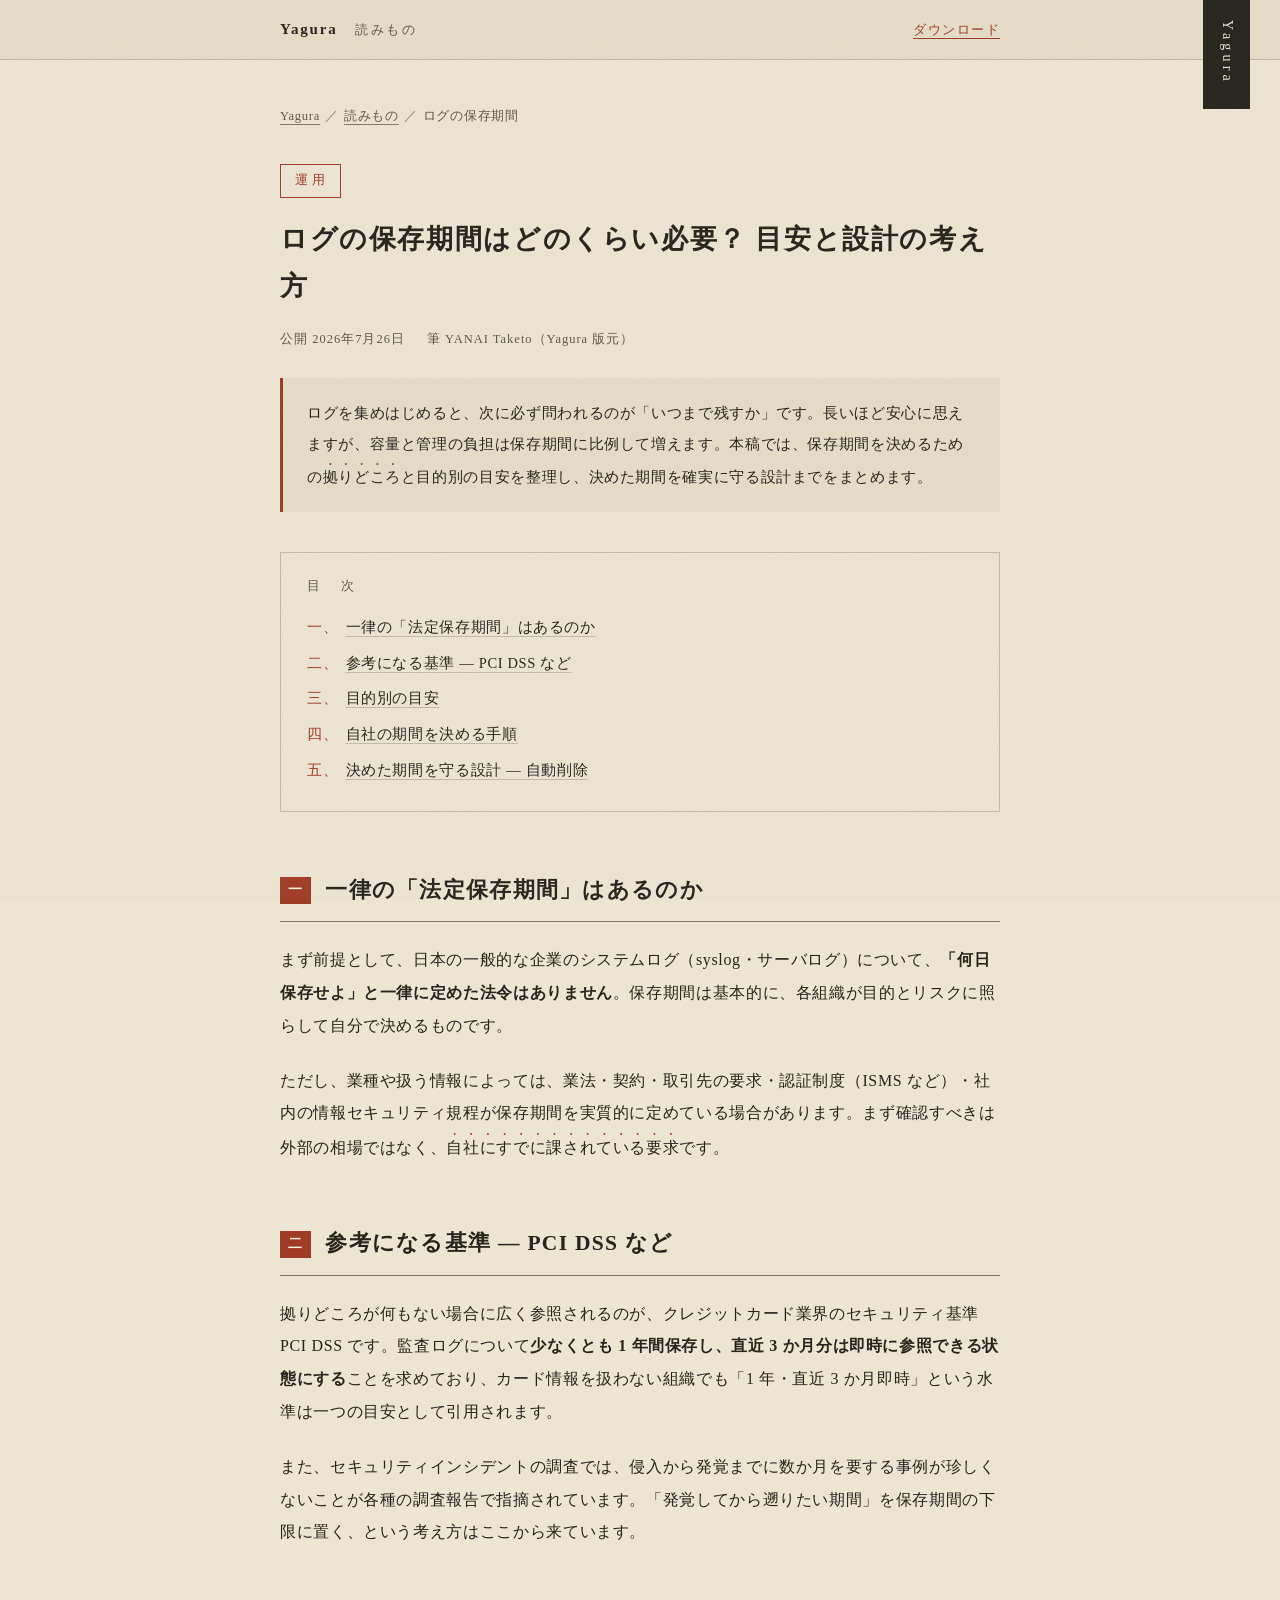
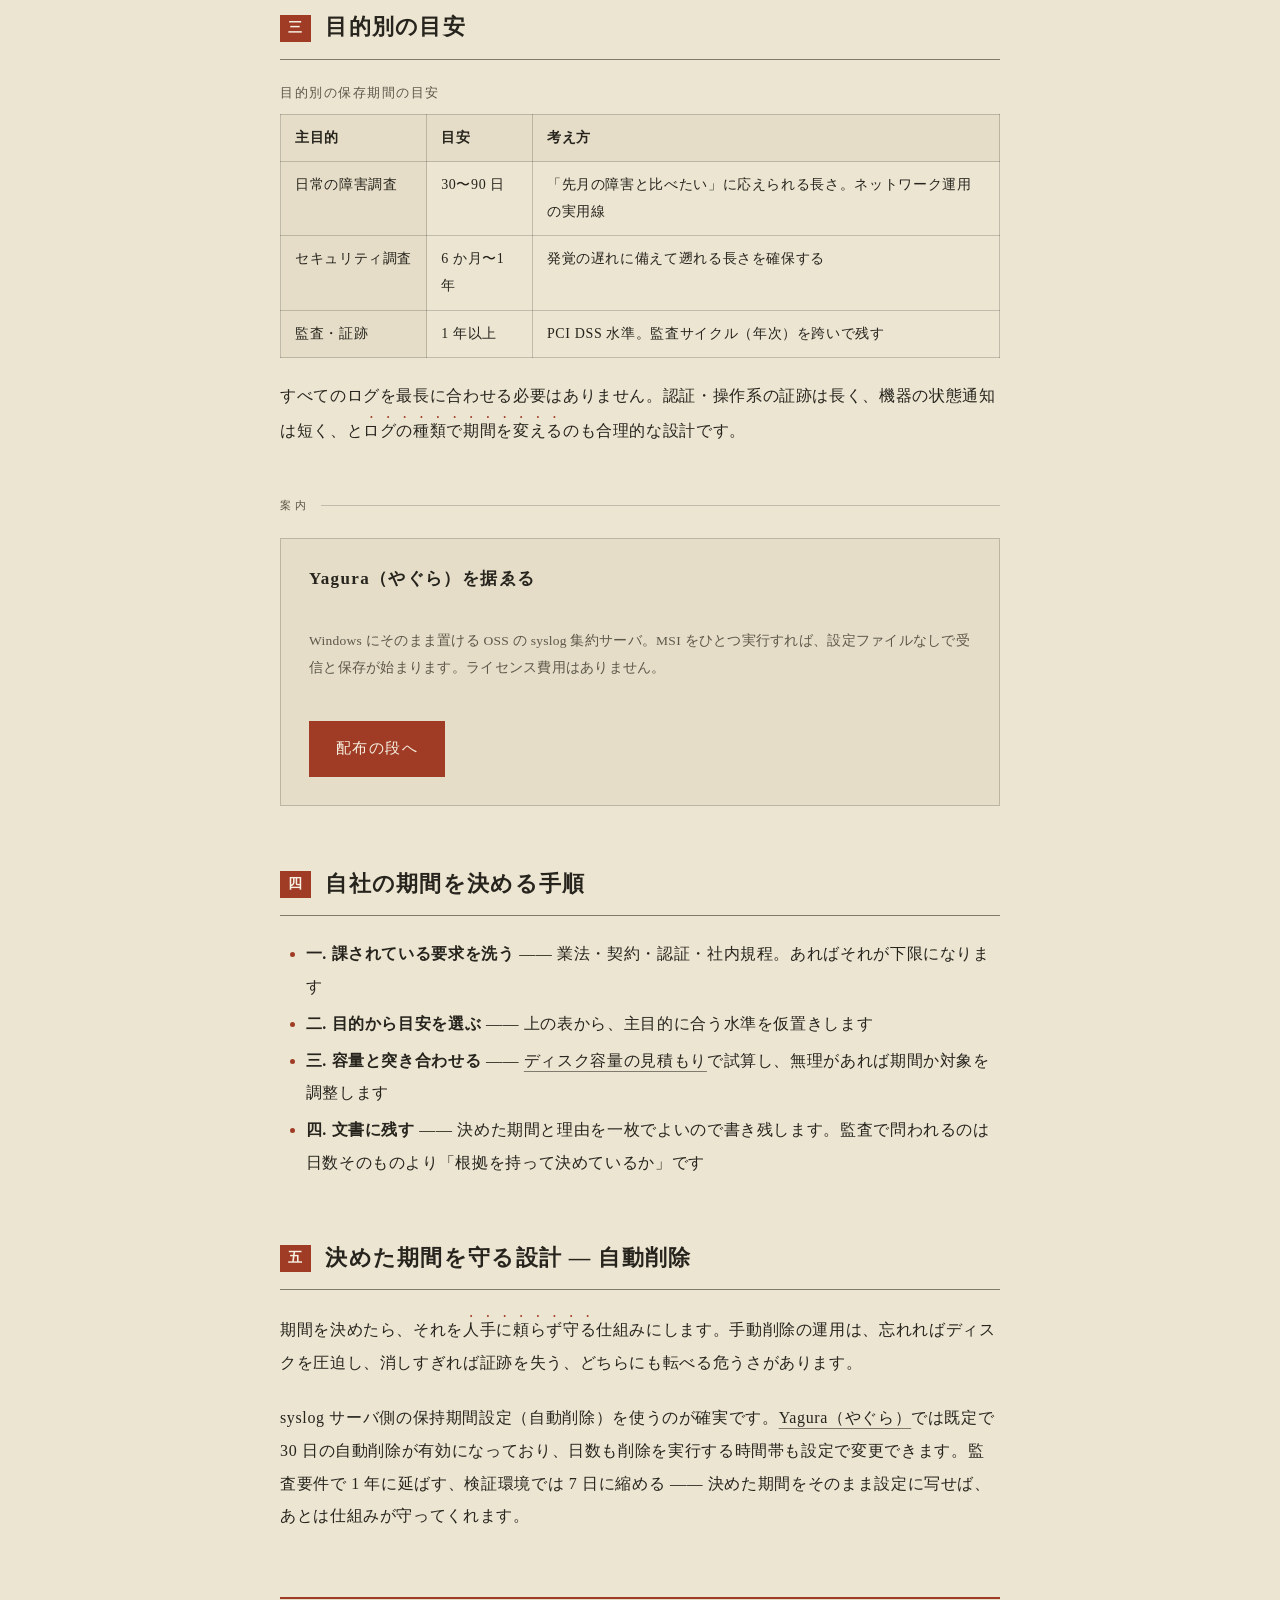
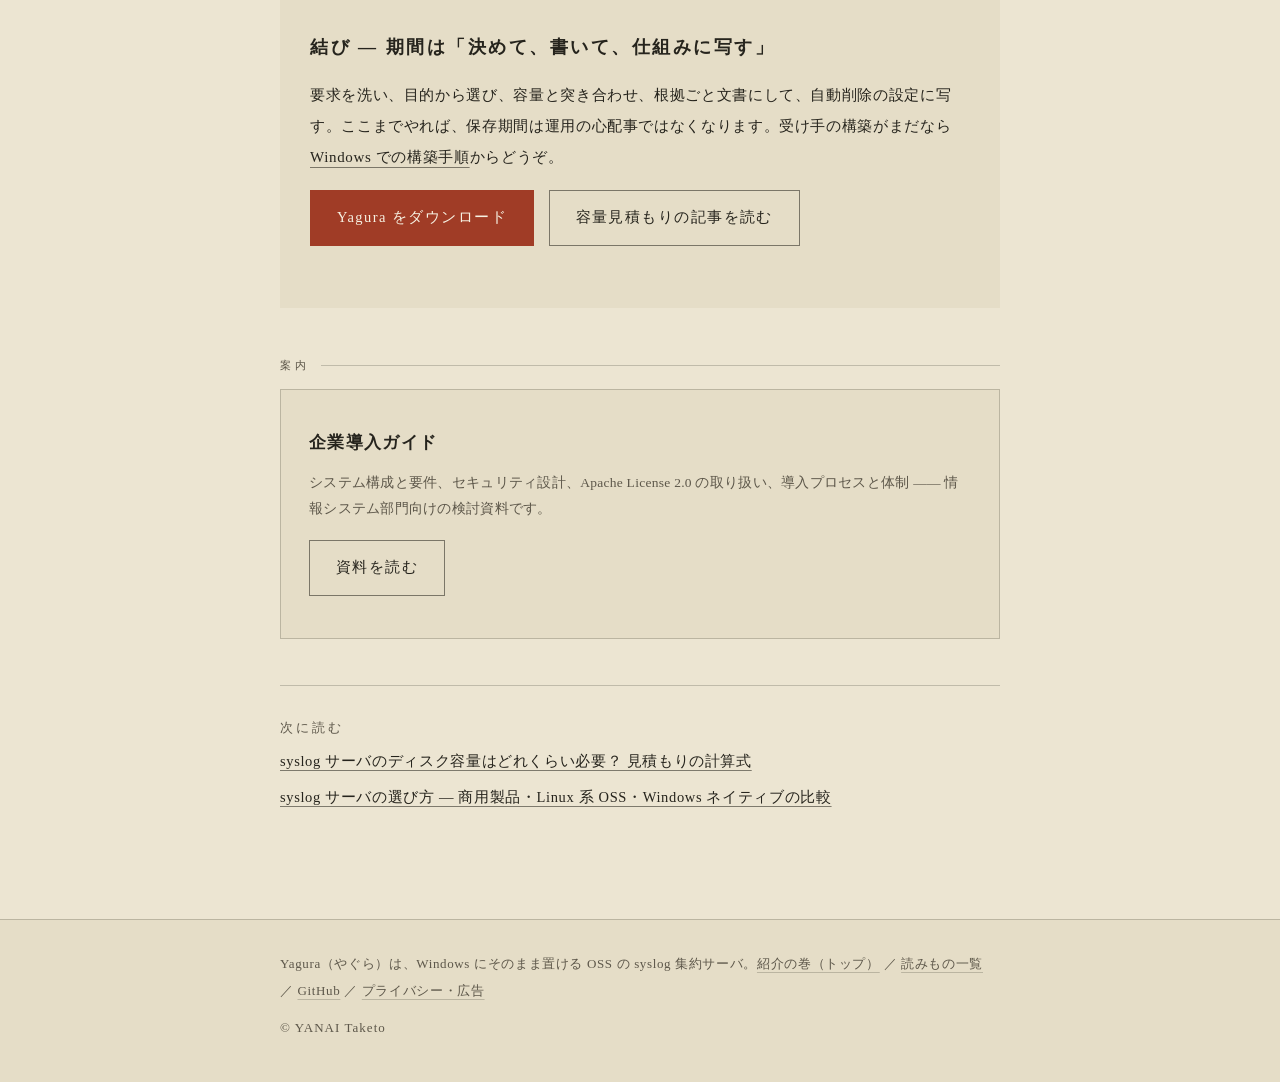
<file: blog/log-retention-period/index.html>
<!DOCTYPE html>
<html lang="ja">
<head>
  <meta charset="utf-8">
  <meta name="viewport" content="width=device-width, initial-scale=1">
  <title>ログの保存期間はどのくらい必要？ 目安と設計の考え方 | Yagura 読みもの</title>
  <meta name="description" content="syslog やサーバログの保存期間はどのくらい必要か。法令上の位置づけ、PCI DSS など参考になる基準、目的別（障害調査・セキュリティ調査・監査）の目安、保持期間の自動削除による設計方法までを解説します。">
  <link rel="canonical" href="https://yagura.ta-yan.ai/blog/log-retention-period/">
  <meta property="og:type" content="article">
  <meta property="og:title" content="ログの保存期間はどのくらい必要？ 目安と設計の考え方">
  <meta property="og:description" content="ログ保存期間の考え方を、参考基準と目的別の目安から整理。自動削除による設計方法まで。">
  <meta property="og:url" content="https://yagura.ta-yan.ai/blog/log-retention-period/">
  <meta property="og:image" content="https://yagura.ta-yan.ai/images/ogp.png">
  <meta property="og:locale" content="ja_JP">
  <meta property="article:published_time" content="2026-07-26">
  <meta name="twitter:card" content="summary_large_image">
  <meta name="theme-color" media="(prefers-color-scheme: light)" content="#ece5d2">
  <meta name="theme-color" media="(prefers-color-scheme: dark)" content="#131820">
  <link rel="icon" href="../../images/favicon.svg" type="image/svg+xml">
  <link rel="icon" href="../../images/favicon-32.png" sizes="32x32" type="image/png">
  <link rel="apple-touch-icon" href="../../images/favicon-180.png">
  <link rel="stylesheet" href="../../css/blog.css">
  <link rel="stylesheet" href="../../css/koukoku.css">
  <script type="application/ld+json">
{
  "@context": "https://schema.org",
  "@type": "BlogPosting",
  "headline": "ログの保存期間はどのくらい必要？ 目安と設計の考え方",
  "description": "ログ保存期間の考え方を、参考基準と目的別の目安から整理。自動削除による設計方法まで。",
  "url": "https://yagura.ta-yan.ai/blog/log-retention-period/",
  "mainEntityOfPage": "https://yagura.ta-yan.ai/blog/log-retention-period/",
  "datePublished": "2026-07-26",
  "dateModified": "2026-07-26",
  "inLanguage": "ja",
  "image": "https://yagura.ta-yan.ai/images/ogp.png",
  "author": {
    "@type": "Person",
    "name": "YANAI Taketo",
    "url": "https://github.com/Yanai-Taketo"
  },
  "publisher": {
    "@type": "Person",
    "name": "YANAI Taketo"
  }
}
  </script>
  <script type="application/ld+json">
{
  "@context": "https://schema.org",
  "@type": "BreadcrumbList",
  "itemListElement": [
    {
      "@type": "ListItem",
      "position": 1,
      "name": "Yagura",
      "item": "https://yagura.ta-yan.ai/"
    },
    {
      "@type": "ListItem",
      "position": 2,
      "name": "読みもの",
      "item": "https://yagura.ta-yan.ai/blog/"
    },
    {
      "@type": "ListItem",
      "position": 3,
      "name": "ログの保存期間はどのくらい必要？ 目安と設計の考え方"
    }
  ]
}
  </script>
</head>
<body data-root="../../">

<a class="skip" href="#honbun">本文へ移動</a>
<a class="daisen" href="../../" aria-label="Yagura トップへ">Yagura</a>

<header class="obi">
  <div class="obi-in">
    <a class="obi-home" href="../../">Yagura</a>
    <a class="obi-yomi" href="../" style="text-decoration:none">読みもの</a>
    <a class="obi-dl" href="../../#haifu">ダウンロード</a>
  </div>
</header>

<main class="shimen">

  <nav class="michishirube" aria-label="現在地">
    <ol>
      <li><a href="../../">Yagura</a></li>
      <li><a href="../">読みもの</a></li>
      <li>ログの保存期間</li>
    </ol>
  </nav>

  <article>
    <header class="kiji-head">
      <p class="kiji-kan">運用</p>
      <h1>ログの保存期間はどのくらい必要？ 目安と設計の考え方</h1>
      <p class="kiji-meta">
        <span>公開 2026年7月26日</span>
        <span>筆 YANAI Taketo（Yagura 版元）</span>
      </p>
      <p class="kiji-lead">ログを集めはじめると、次に必ず問われるのが「いつまで残すか」です。長いほど安心に思えますが、容量と管理の負担は保存期間に比例して増えます。本稿では、保存期間を決めるための<em>拠りどころ</em>と目的別の目安を整理し、決めた期間を確実に守る設計までをまとめます。</p>
    </header>

    <nav class="shiori-box" aria-label="目次">
      <p>目　次</p>
      <ol>
        <li><a href="#hourei">一律の「法定保存期間」はあるのか</a></li>
        <li><a href="#kijun">参考になる基準 — PCI DSS など</a></li>
        <li><a href="#mokuteki">目的別の目安</a></li>
        <li><a href="#kettei">自社の期間を決める手順</a></li>
        <li><a href="#sekkei">決めた期間を守る設計 — 自動削除</a></li>
      </ol>
    </nav>

    <div class="kiji" id="honbun">

      <h2 id="hourei">一律の「法定保存期間」はあるのか</h2>
      <p>まず前提として、日本の一般的な企業のシステムログ（syslog・サーバログ）について、<strong>「何日保存せよ」と一律に定めた法令はありません</strong>。保存期間は基本的に、各組織が目的とリスクに照らして自分で決めるものです。</p>
      <p>ただし、業種や扱う情報によっては、業法・契約・取引先の要求・認証制度（ISMS など）・社内の情報セキュリティ規程が保存期間を実質的に定めている場合があります。まず確認すべきは外部の相場ではなく、<em>自社にすでに課されている要求</em>です。</p>

      <h2 id="kijun">参考になる基準 — PCI DSS など</h2>
      <p>拠りどころが何もない場合に広く参照されるのが、クレジットカード業界のセキュリティ基準 PCI DSS です。監査ログについて<strong>少なくとも 1 年間保存し、直近 3 か月分は即時に参照できる状態にする</strong>ことを求めており、カード情報を扱わない組織でも「1 年・直近 3 か月即時」という水準は一つの目安として引用されます。</p>
      <p>また、セキュリティインシデントの調査では、侵入から発覚までに数か月を要する事例が珍しくないことが各種の調査報告で指摘されています。「発覚してから遡りたい期間」を保存期間の下限に置く、という考え方はここから来ています。</p>

      <h2 id="mokuteki">目的別の目安</h2>
      <div class="table-scroll">
        <table>
          <caption>目的別の保存期間の目安</caption>
          <thead>
            <tr><th scope="col">主目的</th><th scope="col">目安</th><th scope="col">考え方</th></tr>
          </thead>
          <tbody>
            <tr><th scope="row">日常の障害調査</th><td>30〜90 日</td><td>「先月の障害と比べたい」に応えられる長さ。ネットワーク運用の実用線</td></tr>
            <tr><th scope="row">セキュリティ調査</th><td>6 か月〜1 年</td><td>発覚の遅れに備えて遡れる長さを確保する</td></tr>
            <tr><th scope="row">監査・証跡</th><td>1 年以上</td><td>PCI DSS 水準。監査サイクル（年次）を跨いで残す</td></tr>
          </tbody>
        </table>
      </div>
      <p>すべてのログを最長に合わせる必要はありません。認証・操作系の証跡は長く、機器の状態通知は短く、と<em>ログの種類で期間を変える</em>のも合理的な設計です。</p>

      <div class="koukoku" data-koukoku="honbun-naka"></div>

      <h2 id="kettei">自社の期間を決める手順</h2>
      <ul>
        <li><strong>一. 課されている要求を洗う</strong> —— 業法・契約・認証・社内規程。あればそれが下限になります</li>
        <li><strong>二. 目的から目安を選ぶ</strong> —— 上の表から、主目的に合う水準を仮置きします</li>
        <li><strong>三. 容量と突き合わせる</strong> —— <a href="../syslog-disk-sizing/">ディスク容量の見積もり</a>で試算し、無理があれば期間か対象を調整します</li>
        <li><strong>四. 文書に残す</strong> —— 決めた期間と理由を一枚でよいので書き残します。監査で問われるのは日数そのものより「根拠を持って決めているか」です</li>
      </ul>

      <h2 id="sekkei">決めた期間を守る設計 — 自動削除</h2>
      <p>期間を決めたら、それを<em>人手に頼らず守る</em>仕組みにします。手動削除の運用は、忘れればディスクを圧迫し、消しすぎれば証跡を失う、どちらにも転べる危うさがあります。</p>
      <p>syslog サーバ側の保持期間設定（自動削除）を使うのが確実です。<a href="../../">Yagura（やぐら）</a>では既定で 30 日の自動削除が有効になっており、日数も削除を実行する時間帯も設定で変更できます。監査要件で 1 年に延ばす、検証環境では 7 日に縮める —— 決めた期間をそのまま設定に写せば、あとは仕組みが守ってくれます。</p>

    </div>

    <aside class="musubi">
      <h2>結び — 期間は「決めて、書いて、仕組みに写す」</h2>
      <p>要求を洗い、目的から選び、容量と突き合わせ、根拠ごと文書にして、自動削除の設定に写す。ここまでやれば、保存期間は運用の心配事ではなくなります。受け手の構築がまだなら <a href="../windows-syslog-server/">Windows での構築手順</a>からどうぞ。</p>
      <p>
        <a class="btn btn-shu" href="../../#haifu">Yagura をダウンロード</a>
        <a class="btn" href="../syslog-disk-sizing/">容量見積もりの記事を読む</a>
      </p>
    </aside>

    <div class="koukoku" data-koukoku="kiji-shita"></div>

    <nav class="tsugi" aria-label="次の読みもの">
      <p class="fu">次に読む</p>
      <p><a href="../syslog-disk-sizing/">syslog サーバのディスク容量はどれくらい必要？ 見積もりの計算式</a></p>
      <p><a href="../syslog-server-selection/">syslog サーバの選び方 — 商用製品・Linux 系 OSS・Windows ネイティブの比較</a></p>
    </nav>
  </article>

</main>

<footer class="okuzuke">
  <div class="okuzuke-in">
    <p>Yagura（やぐら）は、Windows にそのまま置ける OSS の syslog 集約サーバ。<a href="../../">紹介の巻（トップ）</a> ／ <a href="../">読みもの一覧</a> ／ <a href="https://github.com/Yanai-Taketo/Yagura">GitHub</a> ／ <a href="../../privacy/">プライバシー・広告</a></p>
    <p class="cr">© YANAI Taketo</p>
  </div>
</footer>

<script src="../../js/koukoku.js" defer></script>

</body>
</html>
</file>
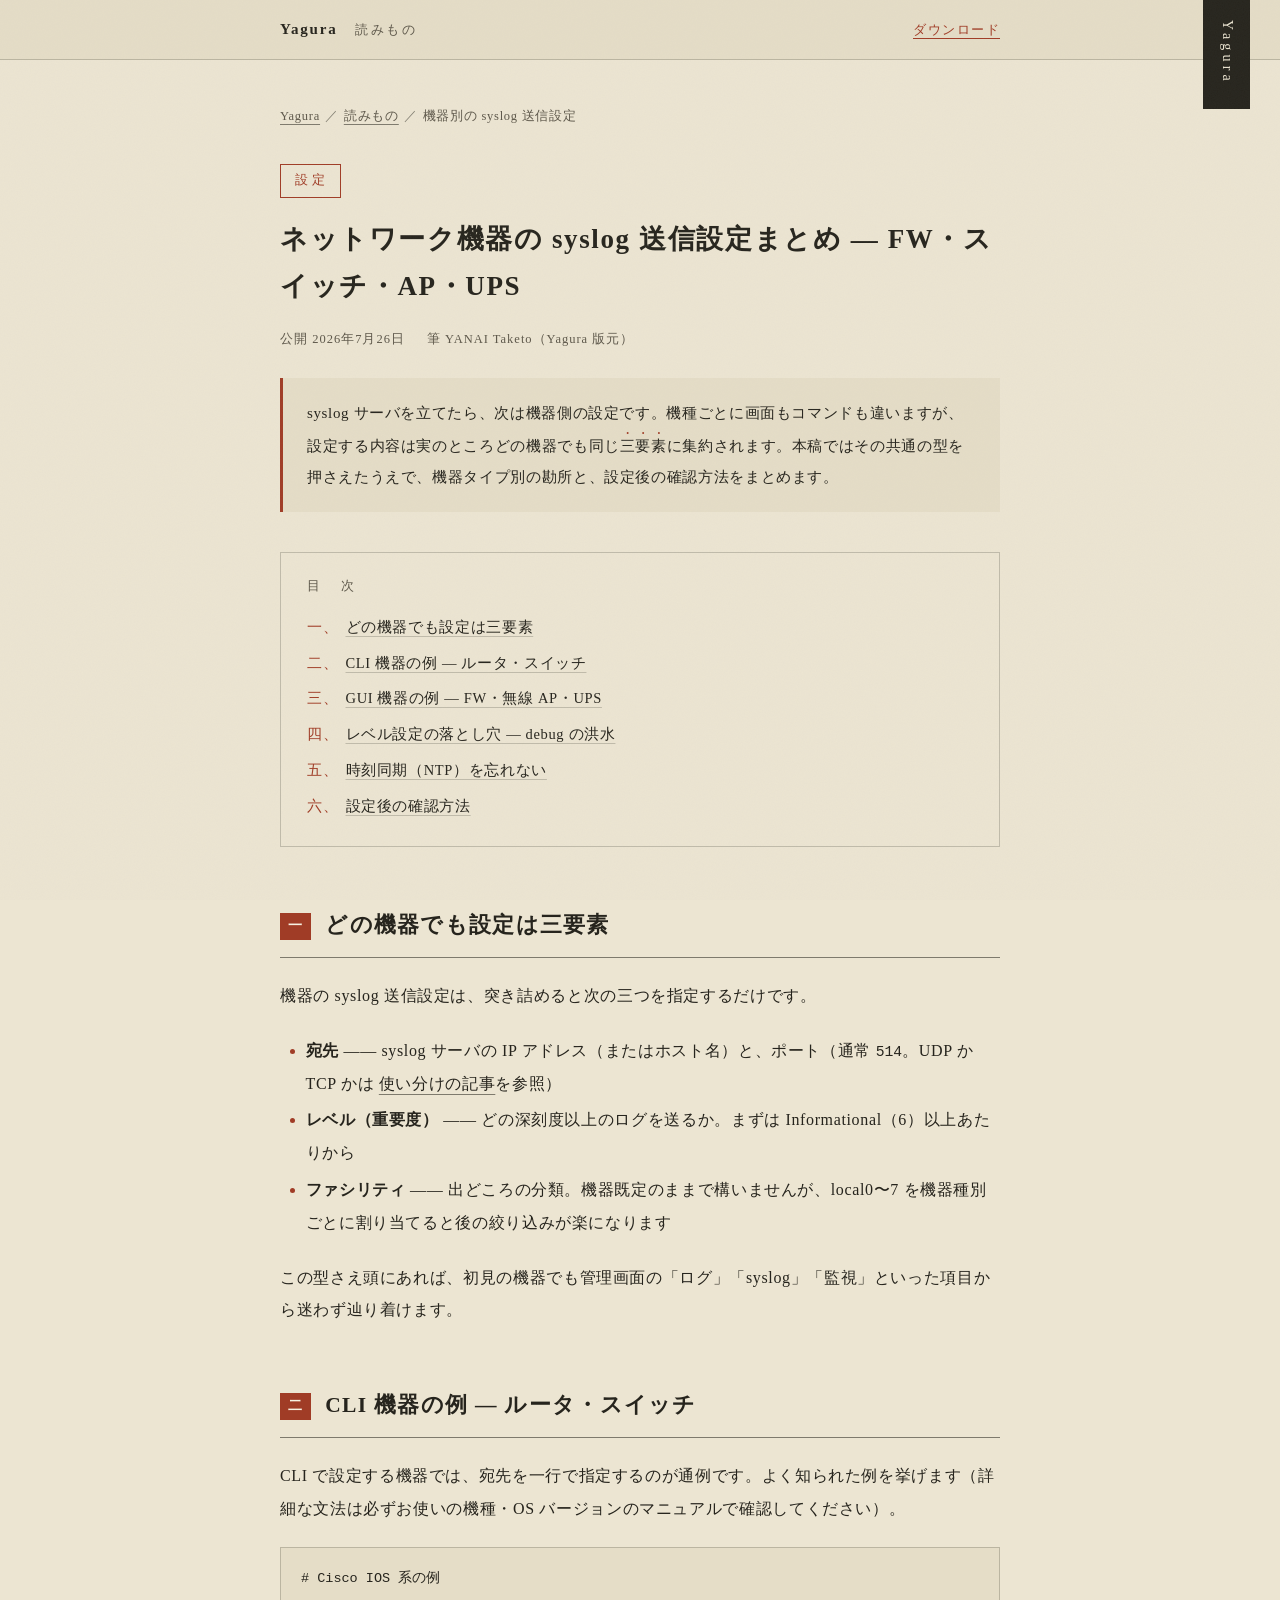
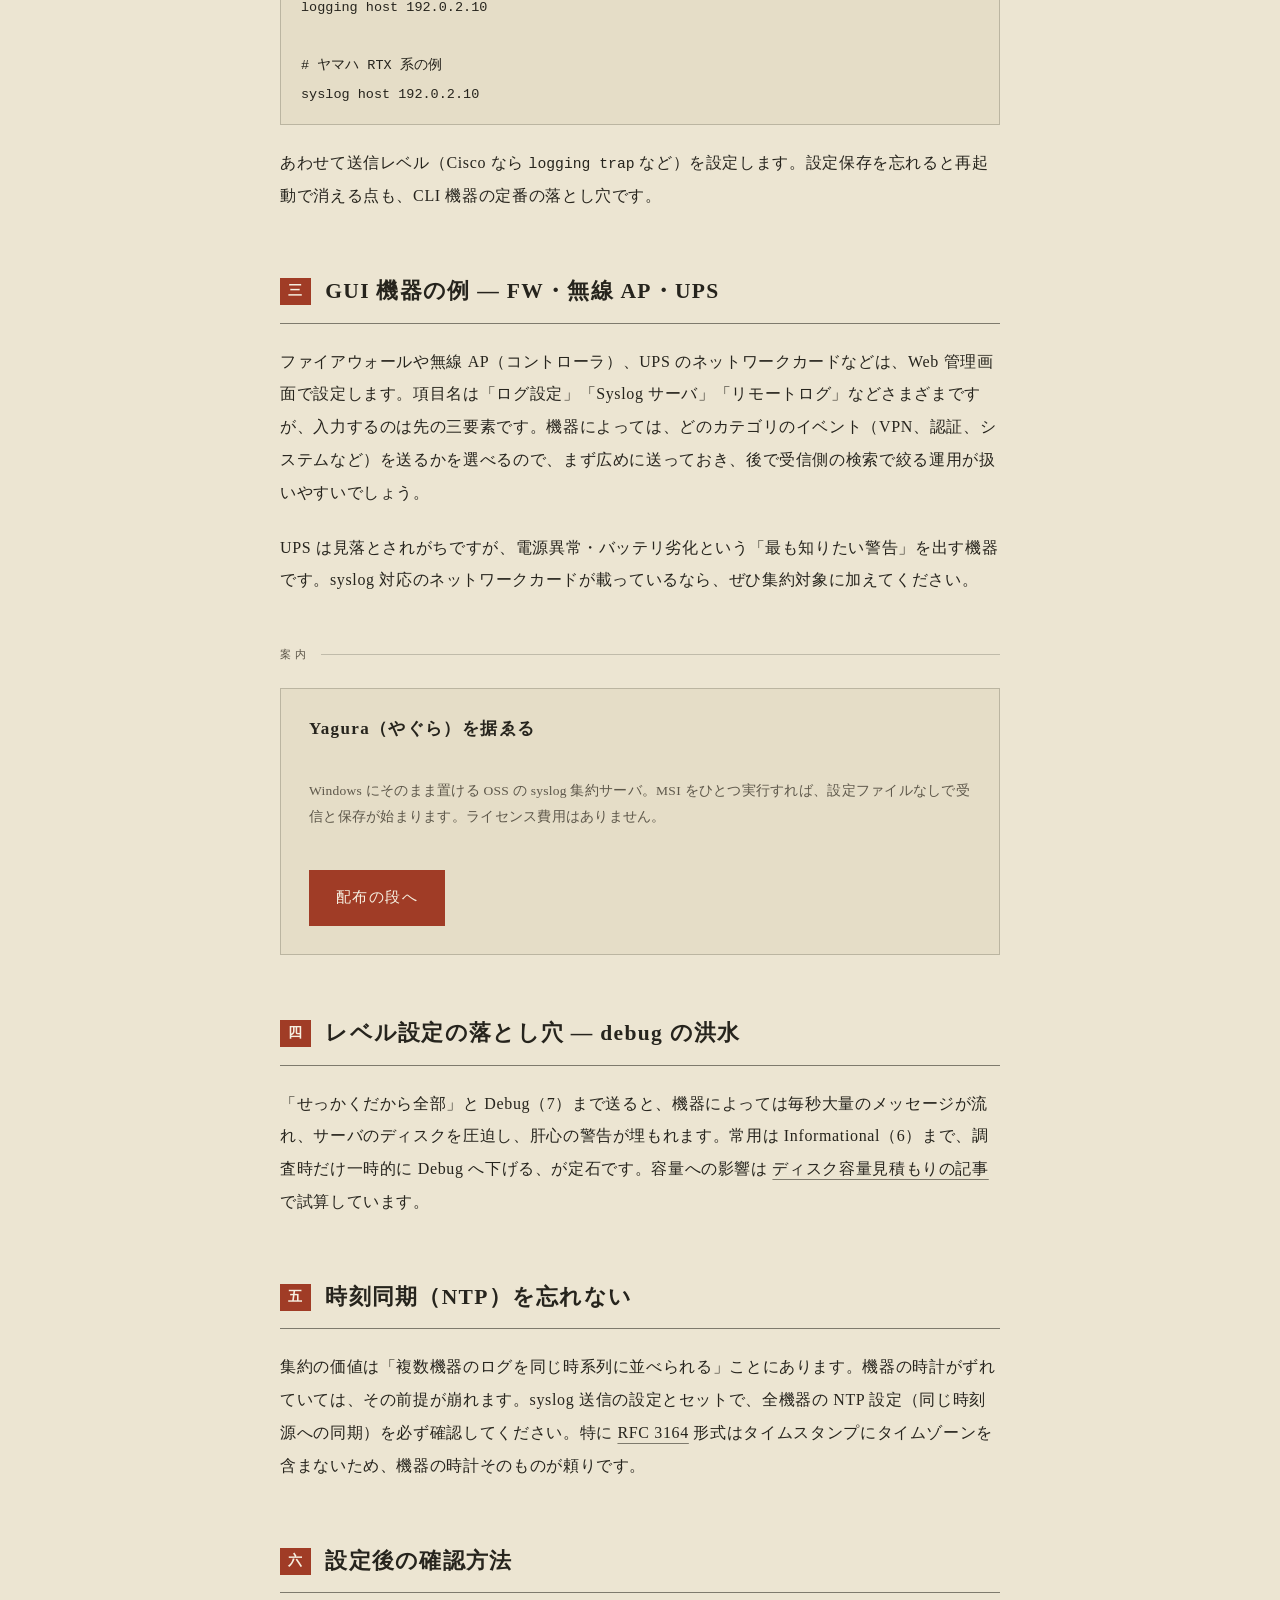
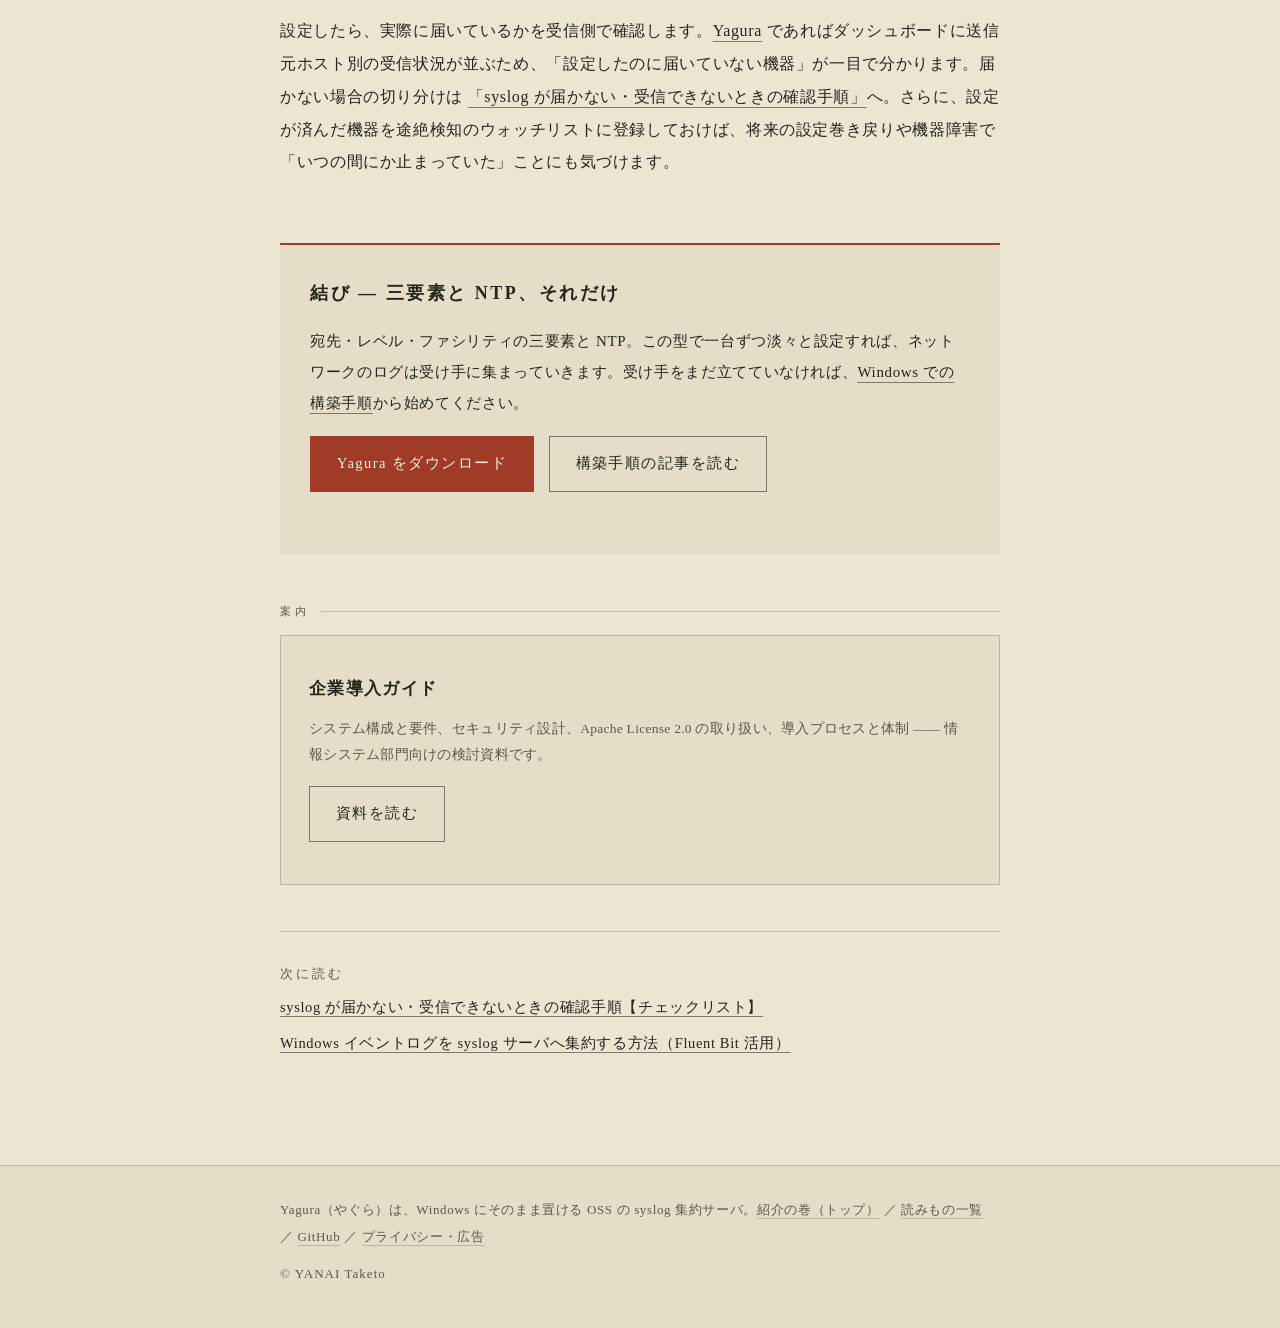
<file: blog/network-device-syslog-config/index.html>
<!DOCTYPE html>
<html lang="ja">
<head>
  <meta charset="utf-8">
  <meta name="viewport" content="width=device-width, initial-scale=1">
  <title>ネットワーク機器の syslog 送信設定まとめ — FW・スイッチ・AP・UPS | Yagura 読みもの</title>
  <meta name="description" content="ファイアウォール・スイッチ・無線 AP・UPS など、ネットワーク機器の syslog 送信設定の共通手順を解説。設定すべき三要素（宛先・レベル・時刻同期）、CLI 機器と GUI 機器の設定の考え方、設定後の確認方法までをまとめます。">
  <link rel="canonical" href="https://yagura.ta-yan.ai/blog/network-device-syslog-config/">
  <meta property="og:type" content="article">
  <meta property="og:title" content="ネットワーク機器の syslog 送信設定まとめ — FW・スイッチ・AP・UPS">
  <meta property="og:description" content="機器の syslog 送信設定に共通する三要素と、機種タイプ別の設定の考え方、確認方法をまとめて解説。">
  <meta property="og:url" content="https://yagura.ta-yan.ai/blog/network-device-syslog-config/">
  <meta property="og:image" content="https://yagura.ta-yan.ai/images/ogp.png">
  <meta property="og:locale" content="ja_JP">
  <meta property="article:published_time" content="2026-07-26">
  <meta name="twitter:card" content="summary_large_image">
  <meta name="theme-color" media="(prefers-color-scheme: light)" content="#ece5d2">
  <meta name="theme-color" media="(prefers-color-scheme: dark)" content="#131820">
  <link rel="icon" href="../../images/favicon.svg" type="image/svg+xml">
  <link rel="icon" href="../../images/favicon-32.png" sizes="32x32" type="image/png">
  <link rel="apple-touch-icon" href="../../images/favicon-180.png">
  <link rel="stylesheet" href="../../css/blog.css">
  <link rel="stylesheet" href="../../css/koukoku.css">
  <script type="application/ld+json">
{
  "@context": "https://schema.org",
  "@type": "BlogPosting",
  "headline": "ネットワーク機器の syslog 送信設定まとめ — FW・スイッチ・AP・UPS",
  "description": "機器の syslog 送信設定に共通する三要素と、機種タイプ別の設定の考え方、確認方法をまとめて解説。",
  "url": "https://yagura.ta-yan.ai/blog/network-device-syslog-config/",
  "mainEntityOfPage": "https://yagura.ta-yan.ai/blog/network-device-syslog-config/",
  "datePublished": "2026-07-26",
  "dateModified": "2026-07-26",
  "inLanguage": "ja",
  "image": "https://yagura.ta-yan.ai/images/ogp.png",
  "author": {
    "@type": "Person",
    "name": "YANAI Taketo",
    "url": "https://github.com/Yanai-Taketo"
  },
  "publisher": {
    "@type": "Person",
    "name": "YANAI Taketo"
  }
}
  </script>
  <script type="application/ld+json">
{
  "@context": "https://schema.org",
  "@type": "BreadcrumbList",
  "itemListElement": [
    {
      "@type": "ListItem",
      "position": 1,
      "name": "Yagura",
      "item": "https://yagura.ta-yan.ai/"
    },
    {
      "@type": "ListItem",
      "position": 2,
      "name": "読みもの",
      "item": "https://yagura.ta-yan.ai/blog/"
    },
    {
      "@type": "ListItem",
      "position": 3,
      "name": "ネットワーク機器の syslog 送信設定まとめ — FW・スイッチ・AP・UPS"
    }
  ]
}
  </script>
</head>
<body data-root="../../">

<a class="skip" href="#honbun">本文へ移動</a>
<a class="daisen" href="../../" aria-label="Yagura トップへ">Yagura</a>

<header class="obi">
  <div class="obi-in">
    <a class="obi-home" href="../../">Yagura</a>
    <a class="obi-yomi" href="../" style="text-decoration:none">読みもの</a>
    <a class="obi-dl" href="../../#haifu">ダウンロード</a>
  </div>
</header>

<main class="shimen">

  <nav class="michishirube" aria-label="現在地">
    <ol>
      <li><a href="../../">Yagura</a></li>
      <li><a href="../">読みもの</a></li>
      <li>機器別の syslog 送信設定</li>
    </ol>
  </nav>

  <article>
    <header class="kiji-head">
      <p class="kiji-kan">設定</p>
      <h1>ネットワーク機器の syslog 送信設定まとめ — FW・スイッチ・AP・UPS</h1>
      <p class="kiji-meta">
        <span>公開 2026年7月26日</span>
        <span>筆 YANAI Taketo（Yagura 版元）</span>
      </p>
      <p class="kiji-lead">syslog サーバを立てたら、次は機器側の設定です。機種ごとに画面もコマンドも違いますが、設定する内容は実のところどの機器でも同じ<em>三要素</em>に集約されます。本稿ではその共通の型を押さえたうえで、機器タイプ別の勘所と、設定後の確認方法をまとめます。</p>
    </header>

    <nav class="shiori-box" aria-label="目次">
      <p>目　次</p>
      <ol>
        <li><a href="#san">どの機器でも設定は三要素</a></li>
        <li><a href="#cli">CLI 機器の例 — ルータ・スイッチ</a></li>
        <li><a href="#gui">GUI 機器の例 — FW・無線 AP・UPS</a></li>
        <li><a href="#level">レベル設定の落とし穴 — debug の洪水</a></li>
        <li><a href="#ntp">時刻同期（NTP）を忘れない</a></li>
        <li><a href="#kakunin">設定後の確認方法</a></li>
      </ol>
    </nav>

    <div class="kiji" id="honbun">

      <h2 id="san">どの機器でも設定は三要素</h2>
      <p>機器の syslog 送信設定は、突き詰めると次の三つを指定するだけです。</p>
      <ul>
        <li><strong>宛先</strong> —— syslog サーバの IP アドレス（またはホスト名）と、ポート（通常 <code>514</code>。UDP か TCP かは <a href="../syslog-udp-tcp-tls/">使い分けの記事</a>を参照）</li>
        <li><strong>レベル（重要度）</strong> —— どの深刻度以上のログを送るか。まずは Informational（6）以上あたりから</li>
        <li><strong>ファシリティ</strong> —— 出どころの分類。機器既定のままで構いませんが、local0〜7 を機器種別ごとに割り当てると後の絞り込みが楽になります</li>
      </ul>
      <p>この型さえ頭にあれば、初見の機器でも管理画面の「ログ」「syslog」「監視」といった項目から迷わず辿り着けます。</p>

      <h2 id="cli">CLI 機器の例 — ルータ・スイッチ</h2>
      <p>CLI で設定する機器では、宛先を一行で指定するのが通例です。よく知られた例を挙げます（詳細な文法は必ずお使いの機種・OS バージョンのマニュアルで確認してください）。</p>
      <pre><code># Cisco IOS 系の例
logging host 192.0.2.10

# ヤマハ RTX 系の例
syslog host 192.0.2.10</code></pre>
      <p>あわせて送信レベル（Cisco なら <code>logging trap</code> など）を設定します。設定保存を忘れると再起動で消える点も、CLI 機器の定番の落とし穴です。</p>

      <h2 id="gui">GUI 機器の例 — FW・無線 AP・UPS</h2>
      <p>ファイアウォールや無線 AP（コントローラ）、UPS のネットワークカードなどは、Web 管理画面で設定します。項目名は「ログ設定」「Syslog サーバ」「リモートログ」などさまざまですが、入力するのは先の三要素です。機器によっては、どのカテゴリのイベント（VPN、認証、システムなど）を送るかを選べるので、まず広めに送っておき、後で受信側の検索で絞る運用が扱いやすいでしょう。</p>
      <p>UPS は見落とされがちですが、電源異常・バッテリ劣化という「最も知りたい警告」を出す機器です。syslog 対応のネットワークカードが載っているなら、ぜひ集約対象に加えてください。</p>

      <div class="koukoku" data-koukoku="honbun-naka"></div>

      <h2 id="level">レベル設定の落とし穴 — debug の洪水</h2>
      <p>「せっかくだから全部」と Debug（7）まで送ると、機器によっては毎秒大量のメッセージが流れ、サーバのディスクを圧迫し、肝心の警告が埋もれます。常用は Informational（6）まで、調査時だけ一時的に Debug へ下げる、が定石です。容量への影響は <a href="../syslog-disk-sizing/">ディスク容量見積もりの記事</a>で試算しています。</p>

      <h2 id="ntp">時刻同期（NTP）を忘れない</h2>
      <p>集約の価値は「複数機器のログを同じ時系列に並べられる」ことにあります。機器の時計がずれていては、その前提が崩れます。syslog 送信の設定とセットで、全機器の NTP 設定（同じ時刻源への同期）を必ず確認してください。特に <a href="../syslog-server-basics/">RFC 3164</a> 形式はタイムスタンプにタイムゾーンを含まないため、機器の時計そのものが頼りです。</p>

      <h2 id="kakunin">設定後の確認方法</h2>
      <p>設定したら、実際に届いているかを受信側で確認します。<a href="../../">Yagura</a> であればダッシュボードに送信元ホスト別の受信状況が並ぶため、「設定したのに届いていない機器」が一目で分かります。届かない場合の切り分けは <a href="../syslog-troubleshooting/">「syslog が届かない・受信できないときの確認手順」</a>へ。さらに、設定が済んだ機器を途絶検知のウォッチリストに登録しておけば、将来の設定巻き戻りや機器障害で「いつの間にか止まっていた」ことにも気づけます。</p>

    </div>

    <aside class="musubi">
      <h2>結び — 三要素と NTP、それだけ</h2>
      <p>宛先・レベル・ファシリティの三要素と NTP。この型で一台ずつ淡々と設定すれば、ネットワークのログは受け手に集まっていきます。受け手をまだ立てていなければ、<a href="../windows-syslog-server/">Windows での構築手順</a>から始めてください。</p>
      <p>
        <a class="btn btn-shu" href="../../#haifu">Yagura をダウンロード</a>
        <a class="btn" href="../windows-syslog-server/">構築手順の記事を読む</a>
      </p>
    </aside>

    <div class="koukoku" data-koukoku="kiji-shita"></div>

    <nav class="tsugi" aria-label="次の読みもの">
      <p class="fu">次に読む</p>
      <p><a href="../syslog-troubleshooting/">syslog が届かない・受信できないときの確認手順【チェックリスト】</a></p>
      <p><a href="../windows-eventlog-syslog/">Windows イベントログを syslog サーバへ集約する方法（Fluent Bit 活用）</a></p>
    </nav>
  </article>

</main>

<footer class="okuzuke">
  <div class="okuzuke-in">
    <p>Yagura（やぐら）は、Windows にそのまま置ける OSS の syslog 集約サーバ。<a href="../../">紹介の巻（トップ）</a> ／ <a href="../">読みもの一覧</a> ／ <a href="https://github.com/Yanai-Taketo/Yagura">GitHub</a> ／ <a href="../../privacy/">プライバシー・広告</a></p>
    <p class="cr">© YANAI Taketo</p>
  </div>
</footer>

<script src="../../js/koukoku.js" defer></script>

</body>
</html>
</file>
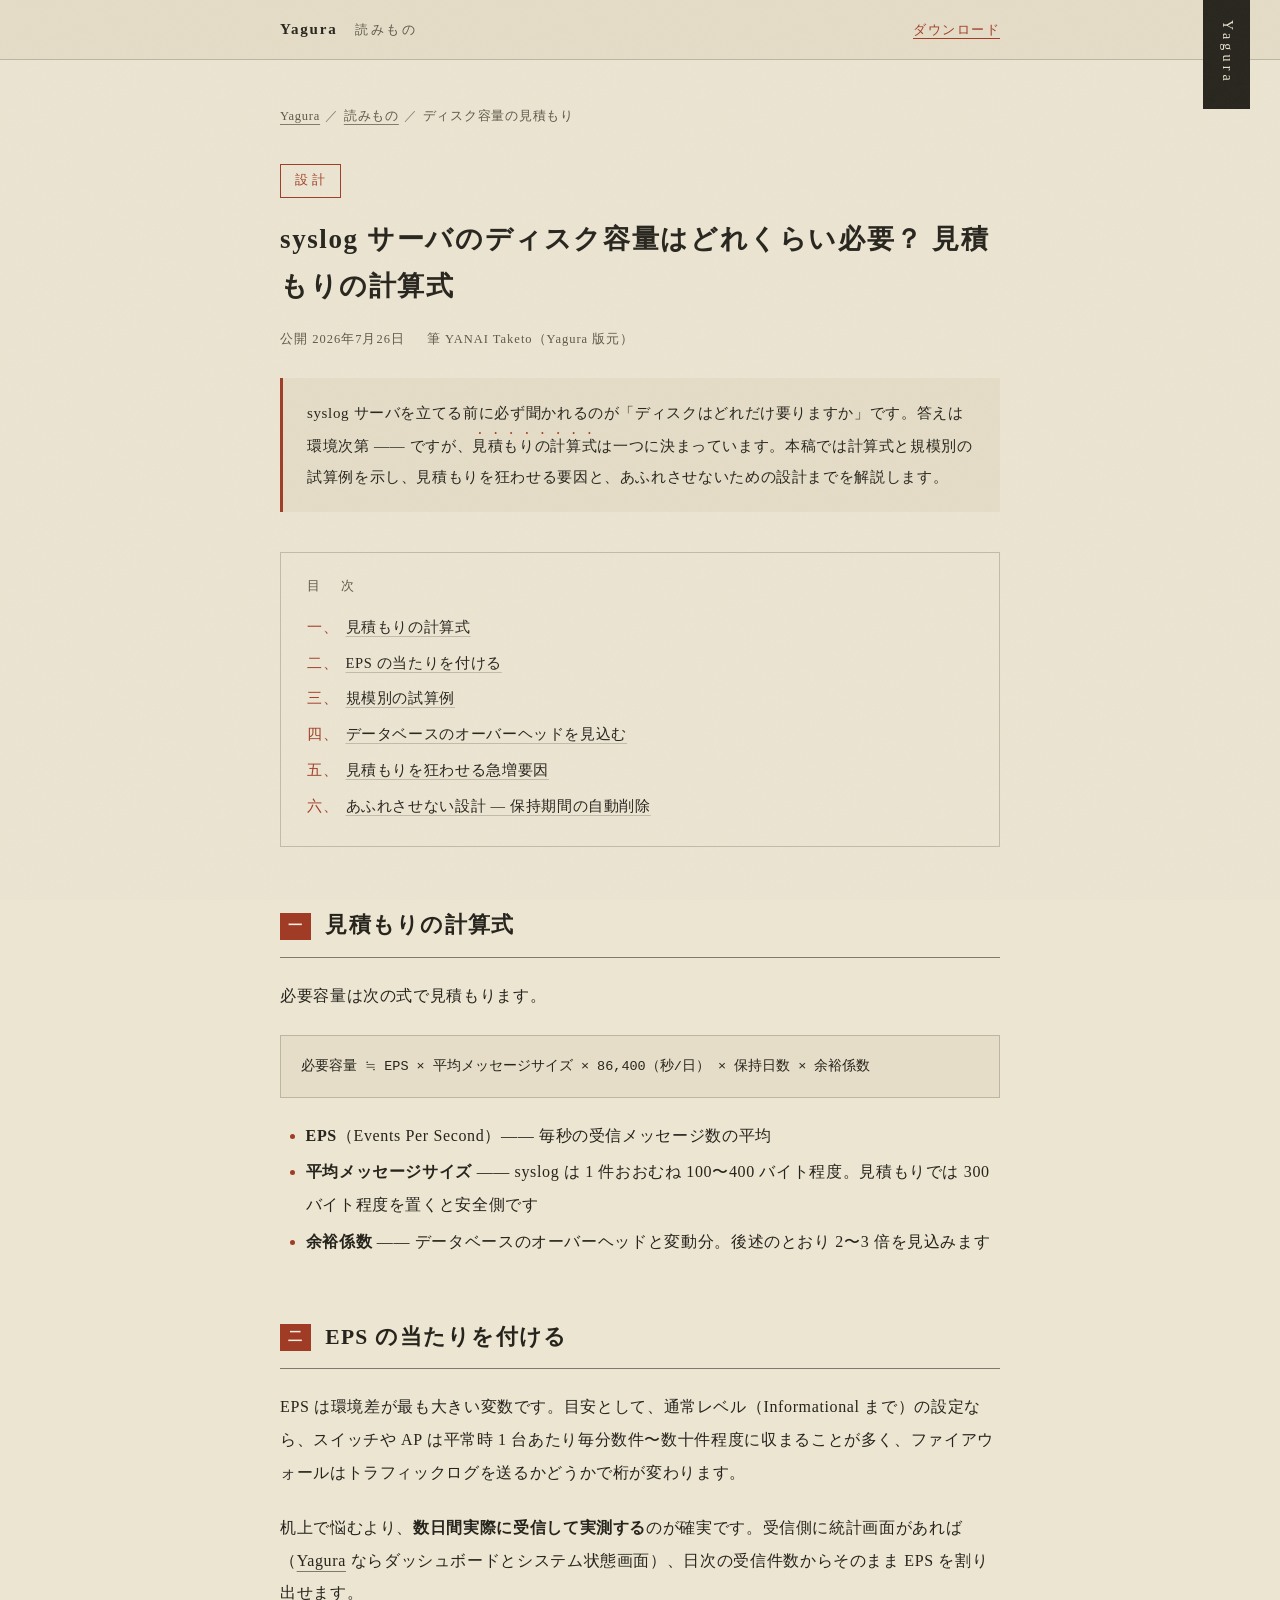
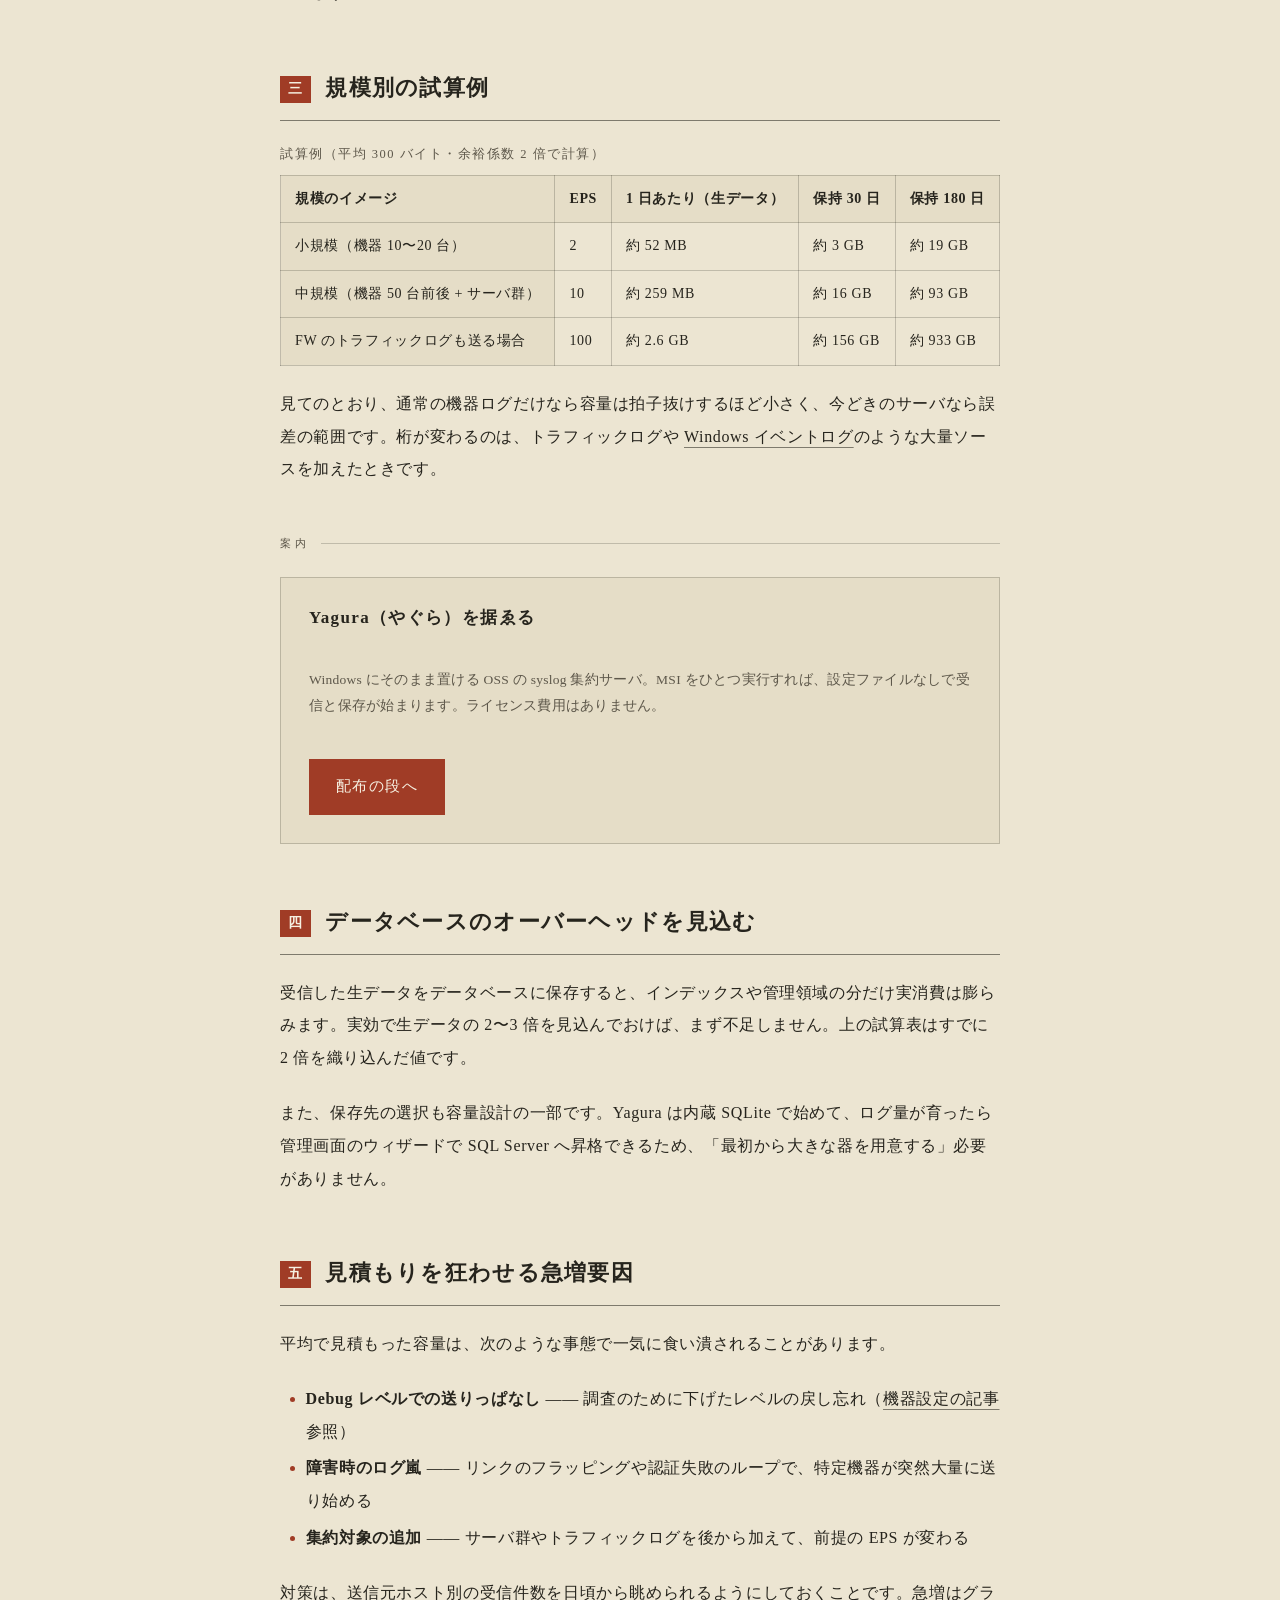
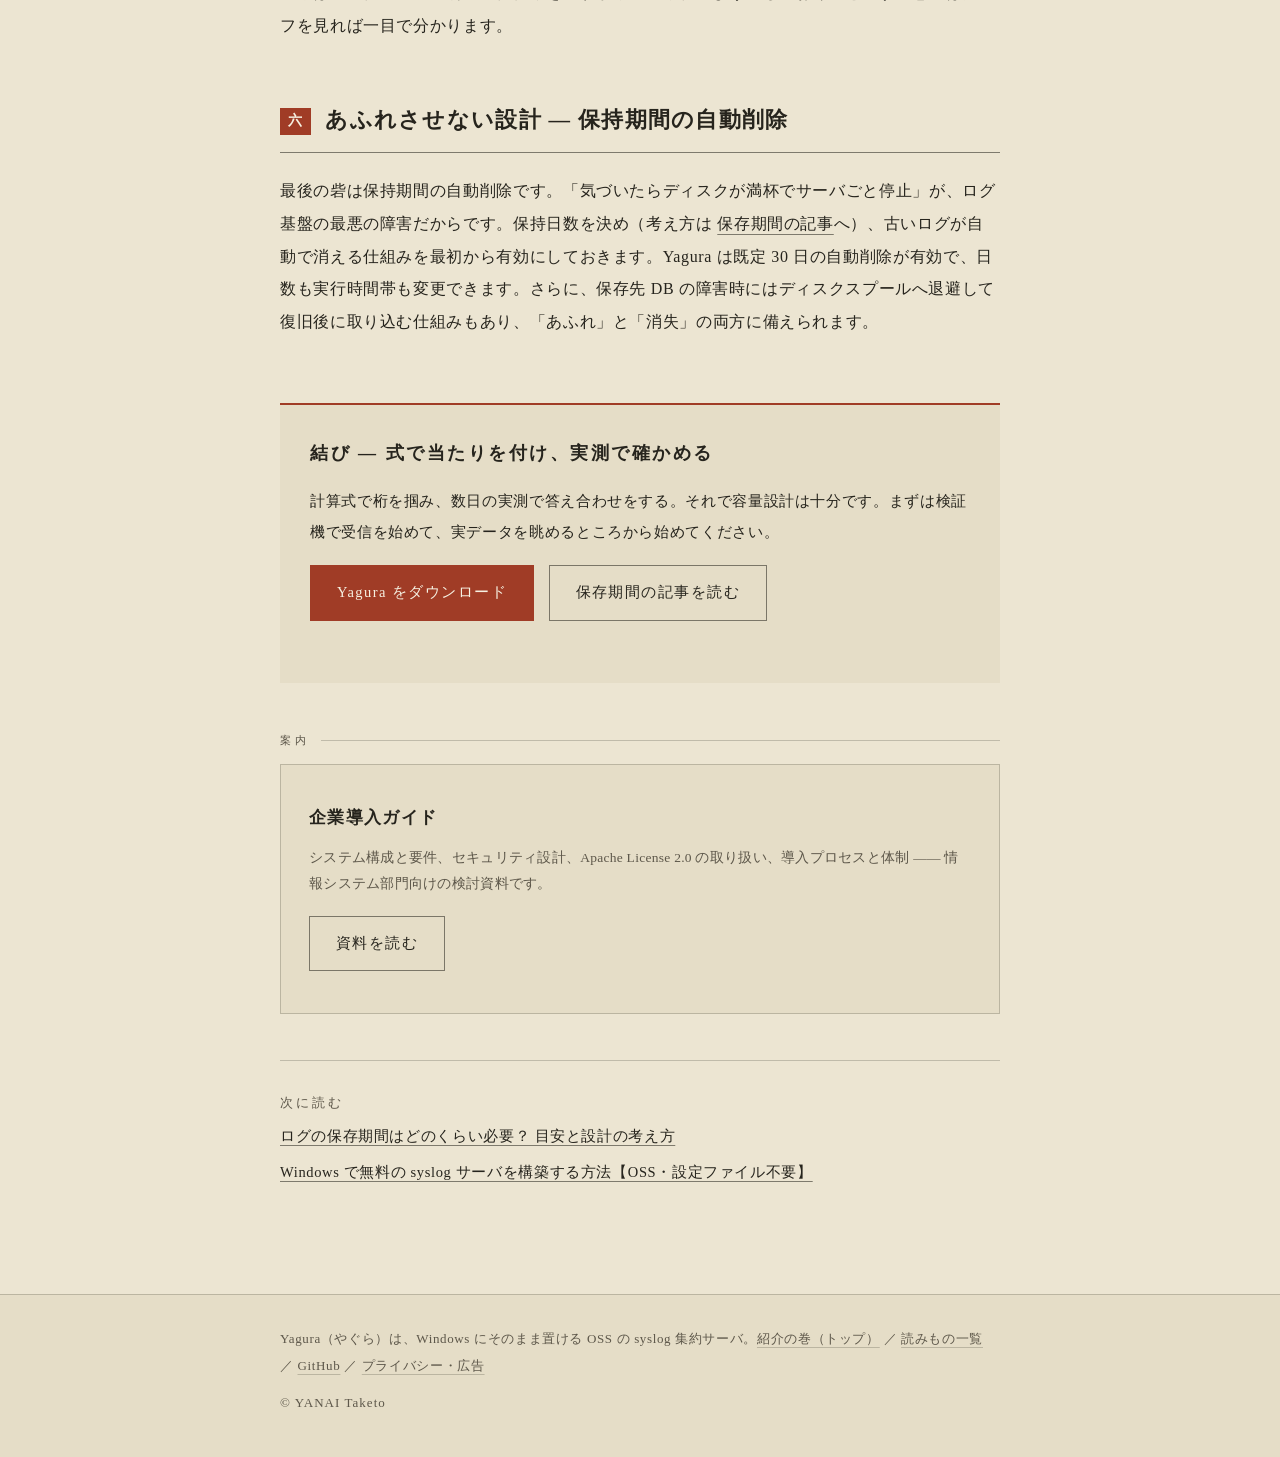
<file: blog/syslog-disk-sizing/index.html>
<!DOCTYPE html>
<html lang="ja">
<head>
  <meta charset="utf-8">
  <meta name="viewport" content="width=device-width, initial-scale=1">
  <title>syslog サーバのディスク容量はどれくらい必要？ 見積もりの計算式 | Yagura 読みもの</title>
  <meta name="description" content="syslog サーバに必要なディスク容量の見積もり方を解説。EPS（毎秒メッセージ数）×平均サイズ×保持日数の計算式、規模別の試算例、データベースのオーバーヘッド、ログが急増する要因と対策（保持期間の自動削除）まで。">
  <link rel="canonical" href="https://yagura.ta-yan.ai/blog/syslog-disk-sizing/">
  <meta property="og:type" content="article">
  <meta property="og:title" content="syslog サーバのディスク容量はどれくらい必要？ 見積もりの計算式">
  <meta property="og:description" content="EPS × 平均サイズ × 保持日数で見積もる、syslog サーバのディスク容量。規模別の試算例つき。">
  <meta property="og:url" content="https://yagura.ta-yan.ai/blog/syslog-disk-sizing/">
  <meta property="og:image" content="https://yagura.ta-yan.ai/images/ogp.png">
  <meta property="og:locale" content="ja_JP">
  <meta property="article:published_time" content="2026-07-26">
  <meta name="twitter:card" content="summary_large_image">
  <meta name="theme-color" media="(prefers-color-scheme: light)" content="#ece5d2">
  <meta name="theme-color" media="(prefers-color-scheme: dark)" content="#131820">
  <link rel="icon" href="../../images/favicon.svg" type="image/svg+xml">
  <link rel="icon" href="../../images/favicon-32.png" sizes="32x32" type="image/png">
  <link rel="apple-touch-icon" href="../../images/favicon-180.png">
  <link rel="stylesheet" href="../../css/blog.css">
  <link rel="stylesheet" href="../../css/koukoku.css">
  <script type="application/ld+json">
{
  "@context": "https://schema.org",
  "@type": "BlogPosting",
  "headline": "syslog サーバのディスク容量はどれくらい必要？ 見積もりの計算式",
  "description": "EPS × 平均サイズ × 保持日数で見積もる、syslog サーバのディスク容量。規模別の試算例つき。",
  "url": "https://yagura.ta-yan.ai/blog/syslog-disk-sizing/",
  "mainEntityOfPage": "https://yagura.ta-yan.ai/blog/syslog-disk-sizing/",
  "datePublished": "2026-07-26",
  "dateModified": "2026-07-26",
  "inLanguage": "ja",
  "image": "https://yagura.ta-yan.ai/images/ogp.png",
  "author": {
    "@type": "Person",
    "name": "YANAI Taketo",
    "url": "https://github.com/Yanai-Taketo"
  },
  "publisher": {
    "@type": "Person",
    "name": "YANAI Taketo"
  }
}
  </script>
  <script type="application/ld+json">
{
  "@context": "https://schema.org",
  "@type": "BreadcrumbList",
  "itemListElement": [
    {
      "@type": "ListItem",
      "position": 1,
      "name": "Yagura",
      "item": "https://yagura.ta-yan.ai/"
    },
    {
      "@type": "ListItem",
      "position": 2,
      "name": "読みもの",
      "item": "https://yagura.ta-yan.ai/blog/"
    },
    {
      "@type": "ListItem",
      "position": 3,
      "name": "syslog サーバのディスク容量はどれくらい必要？ 見積もりの計算式"
    }
  ]
}
  </script>
</head>
<body data-root="../../">

<a class="skip" href="#honbun">本文へ移動</a>
<a class="daisen" href="../../" aria-label="Yagura トップへ">Yagura</a>

<header class="obi">
  <div class="obi-in">
    <a class="obi-home" href="../../">Yagura</a>
    <a class="obi-yomi" href="../" style="text-decoration:none">読みもの</a>
    <a class="obi-dl" href="../../#haifu">ダウンロード</a>
  </div>
</header>

<main class="shimen">

  <nav class="michishirube" aria-label="現在地">
    <ol>
      <li><a href="../../">Yagura</a></li>
      <li><a href="../">読みもの</a></li>
      <li>ディスク容量の見積もり</li>
    </ol>
  </nav>

  <article>
    <header class="kiji-head">
      <p class="kiji-kan">設計</p>
      <h1>syslog サーバのディスク容量はどれくらい必要？ 見積もりの計算式</h1>
      <p class="kiji-meta">
        <span>公開 2026年7月26日</span>
        <span>筆 YANAI Taketo（Yagura 版元）</span>
      </p>
      <p class="kiji-lead">syslog サーバを立てる前に必ず聞かれるのが「ディスクはどれだけ要りますか」です。答えは環境次第 —— ですが、<em>見積もりの計算式</em>は一つに決まっています。本稿では計算式と規模別の試算例を示し、見積もりを狂わせる要因と、あふれさせないための設計までを解説します。</p>
    </header>

    <nav class="shiori-box" aria-label="目次">
      <p>目　次</p>
      <ol>
        <li><a href="#shiki">見積もりの計算式</a></li>
        <li><a href="#eps">EPS の当たりを付ける</a></li>
        <li><a href="#shisan">規模別の試算例</a></li>
        <li><a href="#overhead">データベースのオーバーヘッドを見込む</a></li>
        <li><a href="#kyuzo">見積もりを狂わせる急増要因</a></li>
        <li><a href="#afure">あふれさせない設計 — 保持期間の自動削除</a></li>
      </ol>
    </nav>

    <div class="kiji" id="honbun">

      <h2 id="shiki">見積もりの計算式</h2>
      <p>必要容量は次の式で見積もります。</p>
      <pre><code>必要容量 ≒ EPS × 平均メッセージサイズ × 86,400（秒/日） × 保持日数 × 余裕係数</code></pre>
      <ul>
        <li><strong>EPS</strong>（Events Per Second）—— 毎秒の受信メッセージ数の平均</li>
        <li><strong>平均メッセージサイズ</strong> —— syslog は 1 件おおむね 100〜400 バイト程度。見積もりでは 300 バイト程度を置くと安全側です</li>
        <li><strong>余裕係数</strong> —— データベースのオーバーヘッドと変動分。後述のとおり 2〜3 倍を見込みます</li>
      </ul>

      <h2 id="eps">EPS の当たりを付ける</h2>
      <p>EPS は環境差が最も大きい変数です。目安として、通常レベル（Informational まで）の設定なら、スイッチや AP は平常時 1 台あたり毎分数件〜数十件程度に収まることが多く、ファイアウォールはトラフィックログを送るかどうかで桁が変わります。</p>
      <p>机上で悩むより、<strong>数日間実際に受信して実測する</strong>のが確実です。受信側に統計画面があれば（<a href="../../">Yagura</a> ならダッシュボードとシステム状態画面）、日次の受信件数からそのまま EPS を割り出せます。</p>

      <h2 id="shisan">規模別の試算例</h2>
      <div class="table-scroll">
        <table>
          <caption>試算例（平均 300 バイト・余裕係数 2 倍で計算）</caption>
          <thead>
            <tr><th scope="col">規模のイメージ</th><th scope="col">EPS</th><th scope="col">1 日あたり（生データ）</th><th scope="col">保持 30 日</th><th scope="col">保持 180 日</th></tr>
          </thead>
          <tbody>
            <tr><th scope="row">小規模（機器 10〜20 台）</th><td>2</td><td>約 52 MB</td><td>約 3 GB</td><td>約 19 GB</td></tr>
            <tr><th scope="row">中規模（機器 50 台前後 + サーバ群）</th><td>10</td><td>約 259 MB</td><td>約 16 GB</td><td>約 93 GB</td></tr>
            <tr><th scope="row">FW のトラフィックログも送る場合</th><td>100</td><td>約 2.6 GB</td><td>約 156 GB</td><td>約 933 GB</td></tr>
          </tbody>
        </table>
      </div>
      <p>見てのとおり、通常の機器ログだけなら容量は拍子抜けするほど小さく、今どきのサーバなら誤差の範囲です。桁が変わるのは、トラフィックログや <a href="../windows-eventlog-syslog/">Windows イベントログ</a>のような大量ソースを加えたときです。</p>

      <div class="koukoku" data-koukoku="honbun-naka"></div>

      <h2 id="overhead">データベースのオーバーヘッドを見込む</h2>
      <p>受信した生データをデータベースに保存すると、インデックスや管理領域の分だけ実消費は膨らみます。実効で生データの 2〜3 倍を見込んでおけば、まず不足しません。上の試算表はすでに 2 倍を織り込んだ値です。</p>
      <p>また、保存先の選択も容量設計の一部です。Yagura は内蔵 SQLite で始めて、ログ量が育ったら管理画面のウィザードで SQL Server へ昇格できるため、「最初から大きな器を用意する」必要がありません。</p>

      <h2 id="kyuzo">見積もりを狂わせる急増要因</h2>
      <p>平均で見積もった容量は、次のような事態で一気に食い潰されることがあります。</p>
      <ul>
        <li><strong>Debug レベルでの送りっぱなし</strong> —— 調査のために下げたレベルの戻し忘れ（<a href="../network-device-syslog-config/">機器設定の記事</a>参照）</li>
        <li><strong>障害時のログ嵐</strong> —— リンクのフラッピングや認証失敗のループで、特定機器が突然大量に送り始める</li>
        <li><strong>集約対象の追加</strong> —— サーバ群やトラフィックログを後から加えて、前提の EPS が変わる</li>
      </ul>
      <p>対策は、送信元ホスト別の受信件数を日頃から眺められるようにしておくことです。急増はグラフを見れば一目で分かります。</p>

      <h2 id="afure">あふれさせない設計 — 保持期間の自動削除</h2>
      <p>最後の砦は保持期間の自動削除です。「気づいたらディスクが満杯でサーバごと停止」が、ログ基盤の最悪の障害だからです。保持日数を決め（考え方は <a href="../log-retention-period/">保存期間の記事</a>へ）、古いログが自動で消える仕組みを最初から有効にしておきます。Yagura は既定 30 日の自動削除が有効で、日数も実行時間帯も変更できます。さらに、保存先 DB の障害時にはディスクスプールへ退避して復旧後に取り込む仕組みもあり、「あふれ」と「消失」の両方に備えられます。</p>

    </div>

    <aside class="musubi">
      <h2>結び — 式で当たりを付け、実測で確かめる</h2>
      <p>計算式で桁を掴み、数日の実測で答え合わせをする。それで容量設計は十分です。まずは検証機で受信を始めて、実データを眺めるところから始めてください。</p>
      <p>
        <a class="btn btn-shu" href="../../#haifu">Yagura をダウンロード</a>
        <a class="btn" href="../log-retention-period/">保存期間の記事を読む</a>
      </p>
    </aside>

    <div class="koukoku" data-koukoku="kiji-shita"></div>

    <nav class="tsugi" aria-label="次の読みもの">
      <p class="fu">次に読む</p>
      <p><a href="../log-retention-period/">ログの保存期間はどのくらい必要？ 目安と設計の考え方</a></p>
      <p><a href="../windows-syslog-server/">Windows で無料の syslog サーバを構築する方法【OSS・設定ファイル不要】</a></p>
    </nav>
  </article>

</main>

<footer class="okuzuke">
  <div class="okuzuke-in">
    <p>Yagura（やぐら）は、Windows にそのまま置ける OSS の syslog 集約サーバ。<a href="../../">紹介の巻（トップ）</a> ／ <a href="../">読みもの一覧</a> ／ <a href="https://github.com/Yanai-Taketo/Yagura">GitHub</a> ／ <a href="../../privacy/">プライバシー・広告</a></p>
    <p class="cr">© YANAI Taketo</p>
  </div>
</footer>

<script src="../../js/koukoku.js" defer></script>

</body>
</html>
</file>
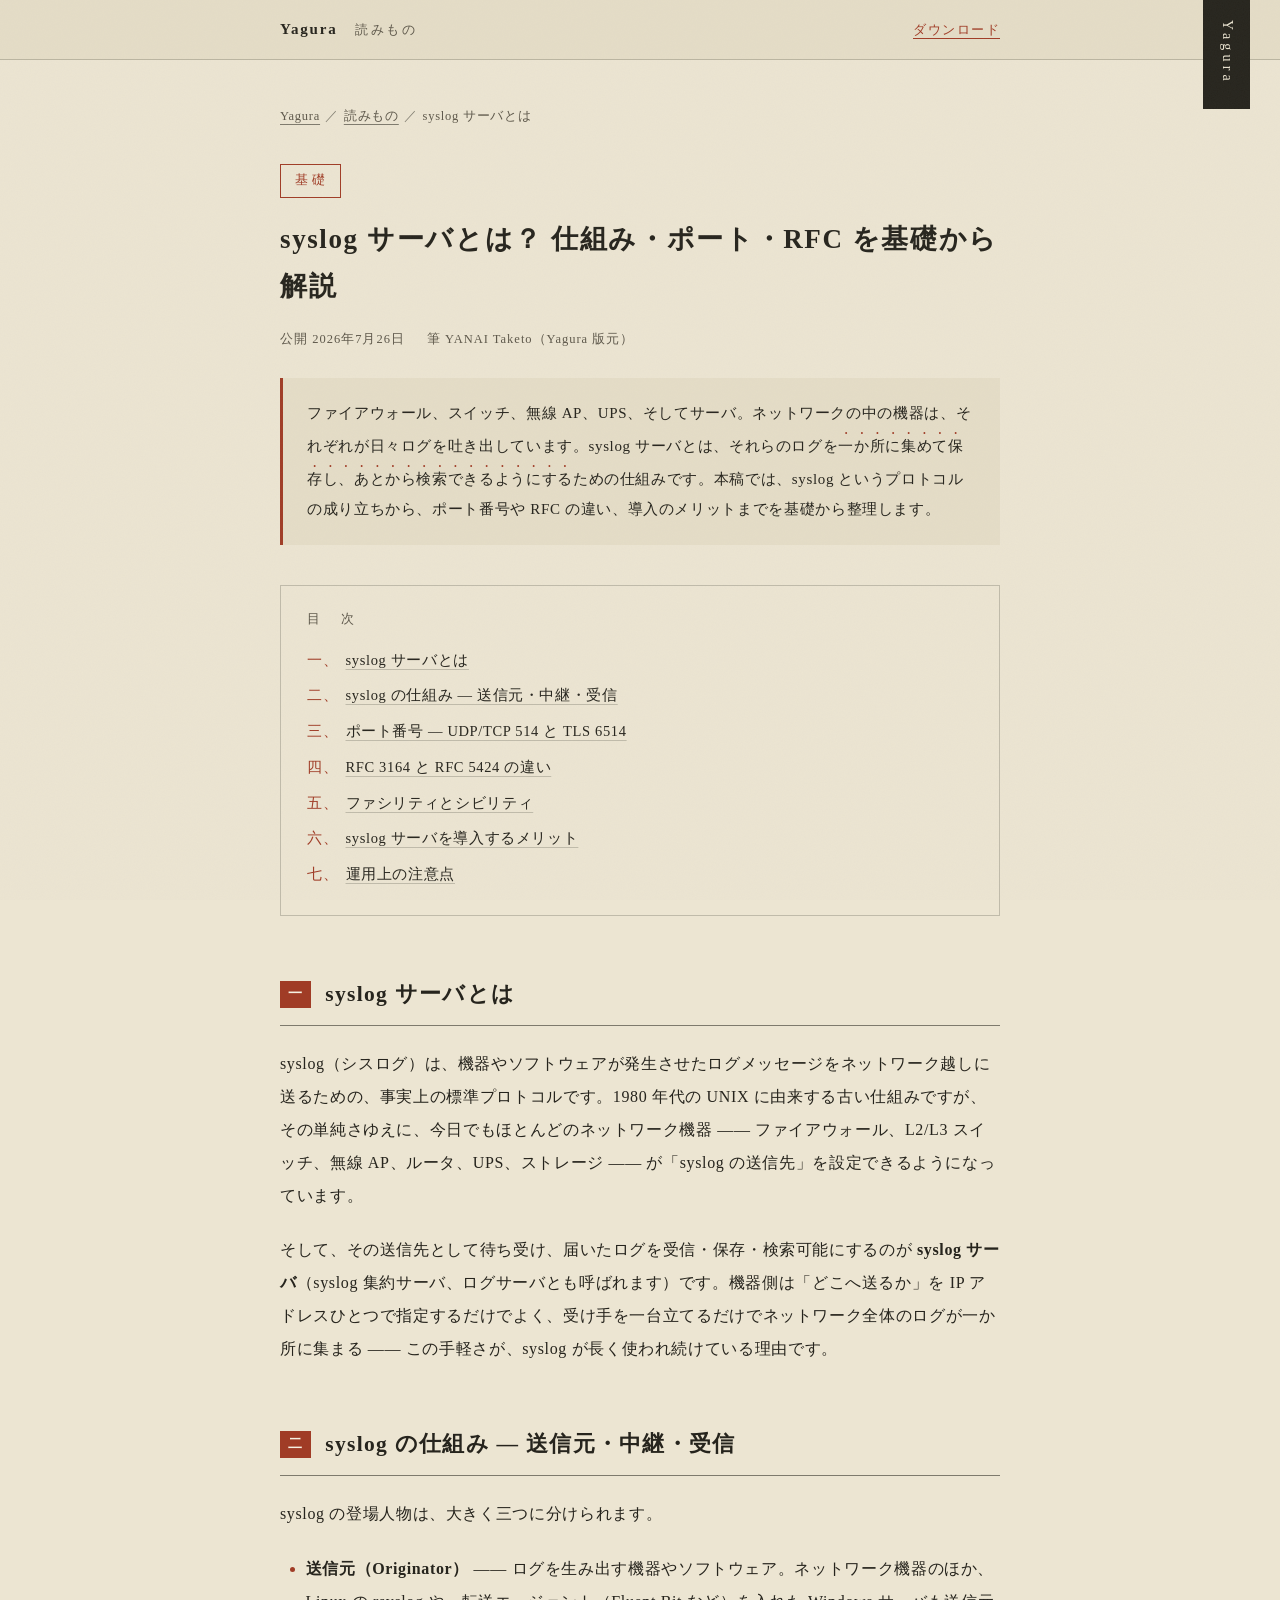
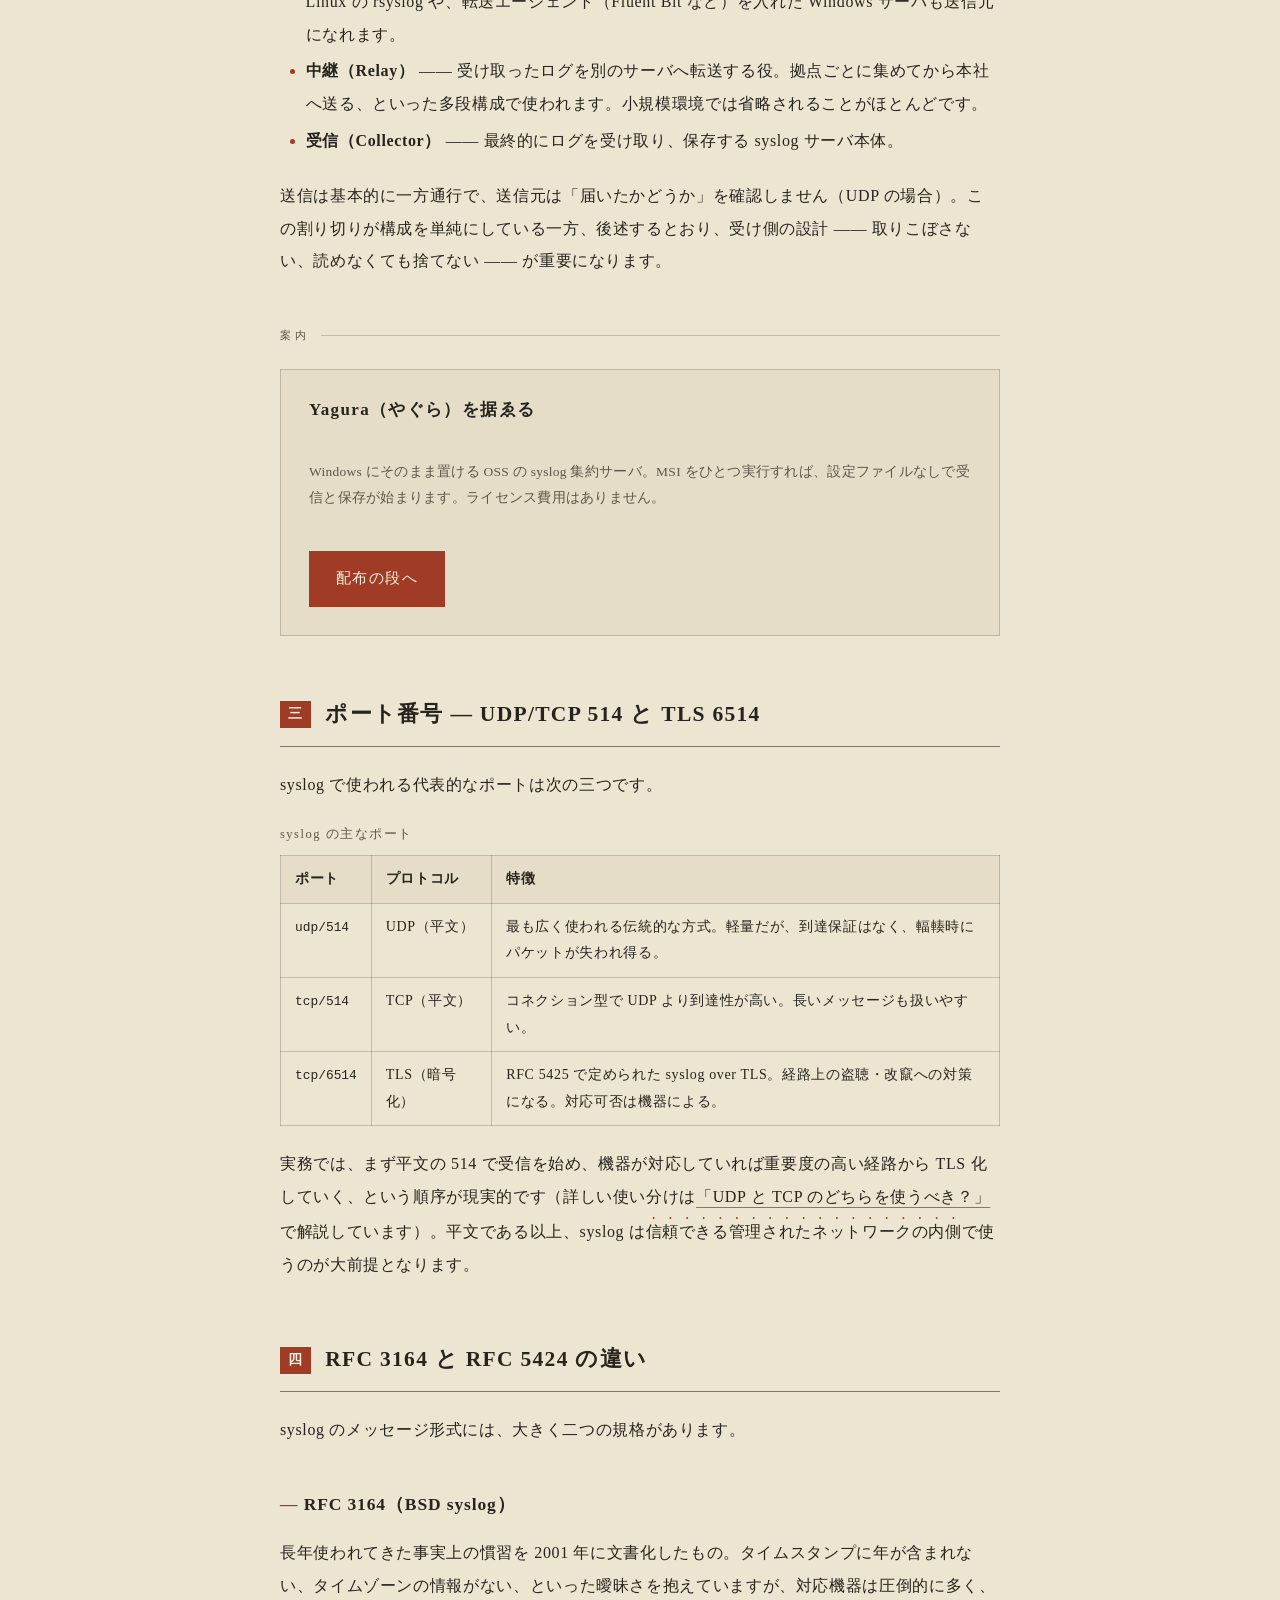
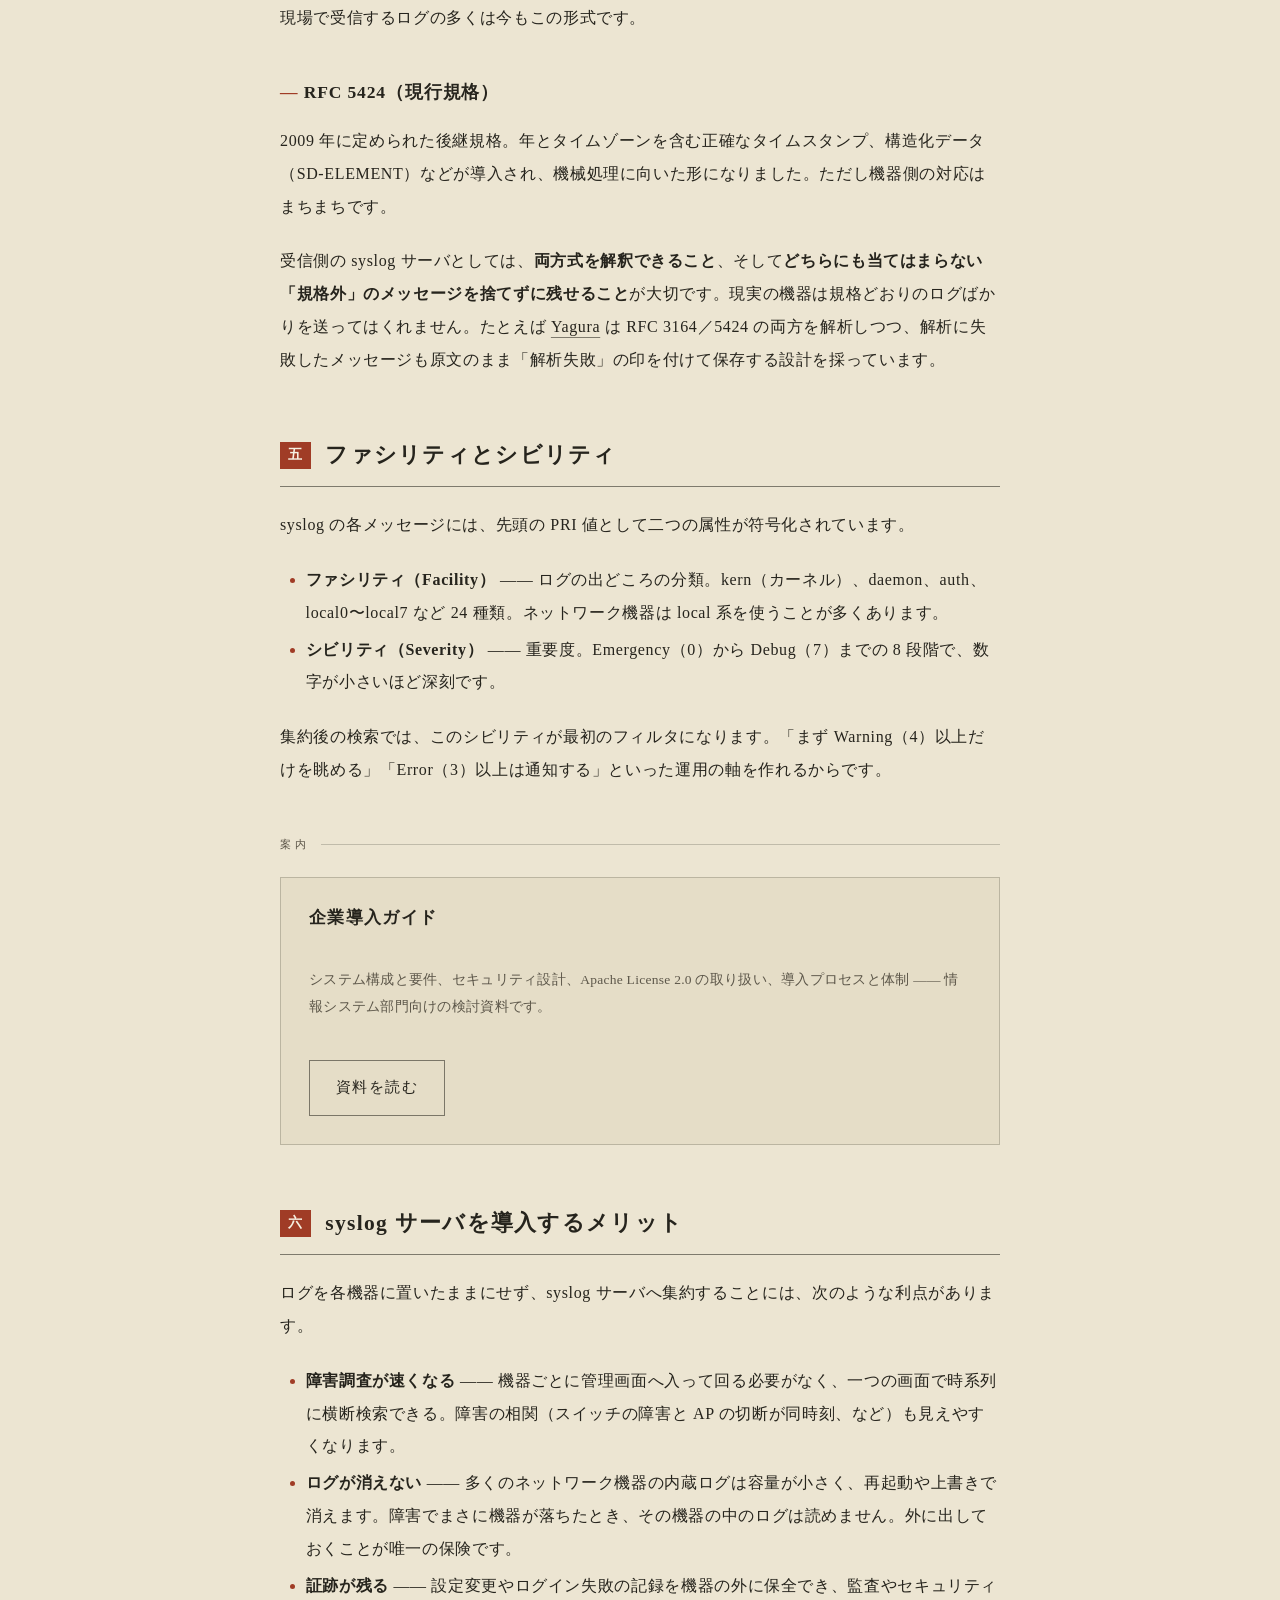
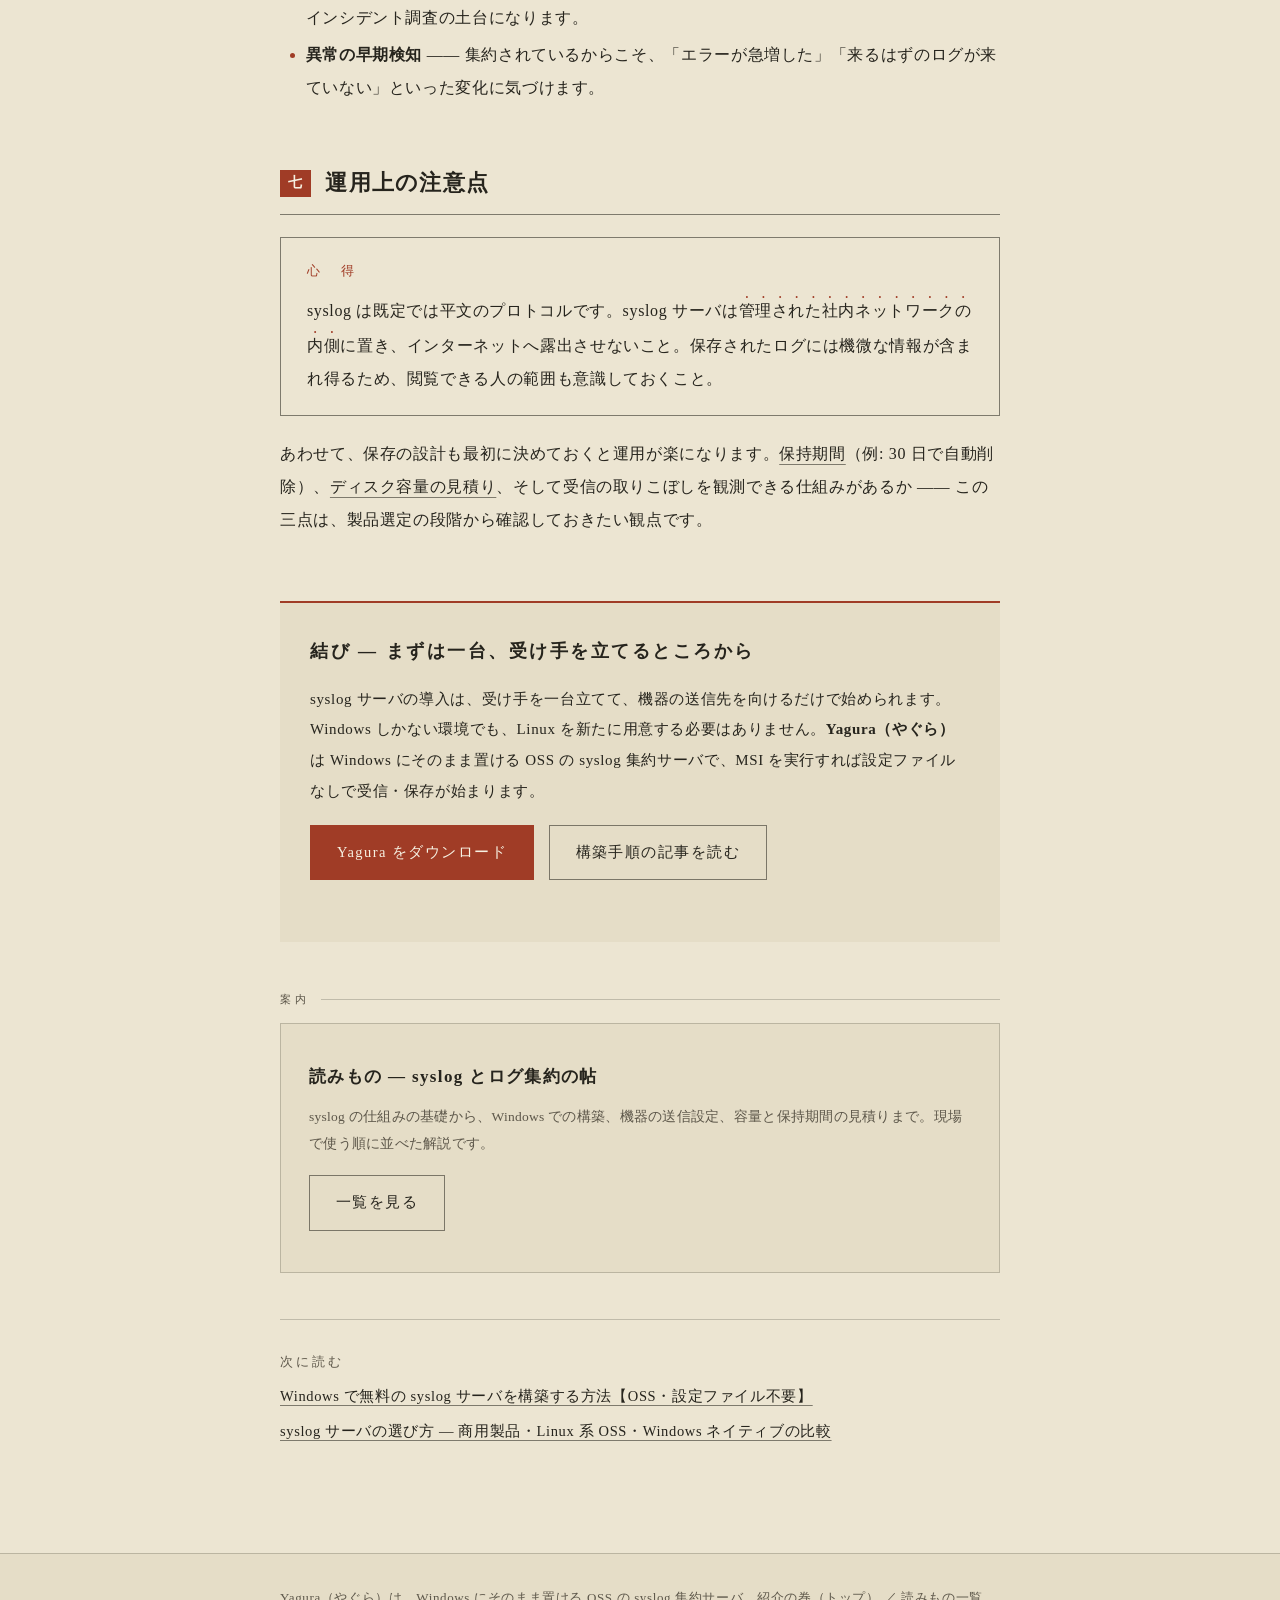
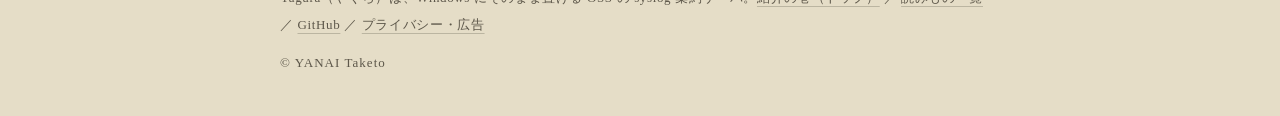
<file: blog/syslog-server-basics/index.html>
<!DOCTYPE html>
<html lang="ja">
<head>
  <meta charset="utf-8">
  <meta name="viewport" content="width=device-width, initial-scale=1">
  <title>syslog サーバとは？仕組み・ポート・RFC を基礎から解説 | Yagura 読みもの</title>
  <meta name="description" content="syslog サーバとは、ネットワーク機器やサーバのログを一元的に受信・保存する仕組みです。UDP/TCP 514 と TLS 6514 の使い分け、RFC 3164 と RFC 5424 の違い、ファシリティとシビリティ、導入のメリットまで基礎から解説します。">
  <link rel="canonical" href="https://yagura.ta-yan.ai/blog/syslog-server-basics/">
  <meta property="og:type" content="article">
  <meta property="og:title" content="syslog サーバとは？仕組み・ポート・RFC を基礎から解説">
  <meta property="og:description" content="ログを一元的に受信・保存する syslog サーバの仕組みを、ポート番号や RFC の違いまで含めて基礎から解説。">
  <meta property="og:url" content="https://yagura.ta-yan.ai/blog/syslog-server-basics/">
  <meta property="og:image" content="https://yagura.ta-yan.ai/images/ogp.png">
  <meta property="og:locale" content="ja_JP">
  <meta property="article:published_time" content="2026-07-26">
  <meta name="twitter:card" content="summary_large_image">
  <meta name="theme-color" media="(prefers-color-scheme: light)" content="#ece5d2">
  <meta name="theme-color" media="(prefers-color-scheme: dark)" content="#131820">
  <link rel="icon" href="../../images/favicon.svg" type="image/svg+xml">
  <link rel="icon" href="../../images/favicon-32.png" sizes="32x32" type="image/png">
  <link rel="apple-touch-icon" href="../../images/favicon-180.png">
  <link rel="stylesheet" href="../../css/blog.css">
  <link rel="stylesheet" href="../../css/koukoku.css">
  <script type="application/ld+json">
  {
    "@context": "https://schema.org",
    "@type": "BlogPosting",
    "headline": "syslog サーバとは？仕組み・ポート・RFC を基礎から解説",
    "description": "syslog サーバの仕組みを、ポート番号、RFC 3164/5424 の違い、ファシリティとシビリティ、導入メリットまで基礎から解説。",
    "url": "https://yagura.ta-yan.ai/blog/syslog-server-basics/",
    "mainEntityOfPage": "https://yagura.ta-yan.ai/blog/syslog-server-basics/",
    "datePublished": "2026-07-26",
    "dateModified": "2026-07-26",
    "inLanguage": "ja",
    "image": "https://yagura.ta-yan.ai/images/ogp.png",
    "author": { "@type": "Person", "name": "YANAI Taketo", "url": "https://github.com/Yanai-Taketo" },
    "publisher": { "@type": "Person", "name": "YANAI Taketo" }
  }
  </script>
  <script type="application/ld+json">
  {
    "@context": "https://schema.org",
    "@type": "BreadcrumbList",
    "itemListElement": [
      { "@type": "ListItem", "position": 1, "name": "Yagura", "item": "https://yagura.ta-yan.ai/" },
      { "@type": "ListItem", "position": 2, "name": "読みもの", "item": "https://yagura.ta-yan.ai/blog/" },
      { "@type": "ListItem", "position": 3, "name": "syslog サーバとは？仕組み・ポート・RFC を基礎から解説" }
    ]
  }
  </script>
</head>
<body data-root="../../">

<a class="skip" href="#honbun">本文へ移動</a>
<a class="daisen" href="../../" aria-label="Yagura トップへ">Yagura</a>

<header class="obi">
  <div class="obi-in">
    <a class="obi-home" href="../../">Yagura</a>
    <a class="obi-yomi" href="../" style="text-decoration:none">読みもの</a>
    <a class="obi-dl" href="../../#haifu">ダウンロード</a>
  </div>
</header>

<main class="shimen">

  <nav class="michishirube" aria-label="現在地">
    <ol>
      <li><a href="../../">Yagura</a></li>
      <li><a href="../">読みもの</a></li>
      <li>syslog サーバとは</li>
    </ol>
  </nav>

  <article>
    <header class="kiji-head">
      <p class="kiji-kan">基礎</p>
      <h1>syslog サーバとは？ 仕組み・ポート・RFC を基礎から解説</h1>
      <p class="kiji-meta">
        <span>公開 2026年7月26日</span>
        <span>筆 YANAI Taketo（Yagura 版元）</span>
      </p>
      <p class="kiji-lead">ファイアウォール、スイッチ、無線 AP、UPS、そしてサーバ。ネットワークの中の機器は、それぞれが日々ログを吐き出しています。syslog サーバとは、それらのログを<em>一か所に集めて保存し、あとから検索できるようにする</em>ための仕組みです。本稿では、syslog というプロトコルの成り立ちから、ポート番号や RFC の違い、導入のメリットまでを基礎から整理します。</p>
    </header>

    <nav class="shiori-box" aria-label="目次">
      <p>目　次</p>
      <ol>
        <li><a href="#teigi">syslog サーバとは</a></li>
        <li><a href="#shikumi">syslog の仕組み — 送信元・中継・受信</a></li>
        <li><a href="#port">ポート番号 — UDP/TCP 514 と TLS 6514</a></li>
        <li><a href="#rfc">RFC 3164 と RFC 5424 の違い</a></li>
        <li><a href="#facility">ファシリティとシビリティ</a></li>
        <li><a href="#merit">syslog サーバを導入するメリット</a></li>
        <li><a href="#chuui">運用上の注意点</a></li>
      </ol>
    </nav>

    <div class="kiji" id="honbun">

      <h2 id="teigi">syslog サーバとは</h2>
      <p>syslog（シスログ）は、機器やソフトウェアが発生させたログメッセージをネットワーク越しに送るための、事実上の標準プロトコルです。1980 年代の UNIX に由来する古い仕組みですが、その単純さゆえに、今日でもほとんどのネットワーク機器 —— ファイアウォール、L2/L3 スイッチ、無線 AP、ルータ、UPS、ストレージ —— が「syslog の送信先」を設定できるようになっています。</p>
      <p>そして、その送信先として待ち受け、届いたログを受信・保存・検索可能にするのが <strong>syslog サーバ</strong>（syslog 集約サーバ、ログサーバとも呼ばれます）です。機器側は「どこへ送るか」を IP アドレスひとつで指定するだけでよく、受け手を一台立てるだけでネットワーク全体のログが一か所に集まる —— この手軽さが、syslog が長く使われ続けている理由です。</p>

      <h2 id="shikumi">syslog の仕組み — 送信元・中継・受信</h2>
      <p>syslog の登場人物は、大きく三つに分けられます。</p>
      <ul>
        <li><strong>送信元（Originator）</strong> —— ログを生み出す機器やソフトウェア。ネットワーク機器のほか、Linux の rsyslog や、転送エージェント（Fluent Bit など）を入れた Windows サーバも送信元になれます。</li>
        <li><strong>中継（Relay）</strong> —— 受け取ったログを別のサーバへ転送する役。拠点ごとに集めてから本社へ送る、といった多段構成で使われます。小規模環境では省略されることがほとんどです。</li>
        <li><strong>受信（Collector）</strong> —— 最終的にログを受け取り、保存する syslog サーバ本体。</li>
      </ul>
      <p>送信は基本的に一方通行で、送信元は「届いたかどうか」を確認しません（UDP の場合）。この割り切りが構成を単純にしている一方、後述するとおり、受け側の設計 —— 取りこぼさない、読めなくても捨てない —— が重要になります。</p>

      <div class="koukoku" data-koukoku="honbun-hajime"></div>

      <h2 id="port">ポート番号 — UDP/TCP 514 と TLS 6514</h2>
      <p>syslog で使われる代表的なポートは次の三つです。</p>
      <div class="table-scroll">
        <table>
          <caption>syslog の主なポート</caption>
          <thead>
            <tr><th scope="col">ポート</th><th scope="col">プロトコル</th><th scope="col">特徴</th></tr>
          </thead>
          <tbody>
            <tr><td><code>udp/514</code></td><td>UDP（平文）</td><td>最も広く使われる伝統的な方式。軽量だが、到達保証はなく、輻輳時にパケットが失われ得る。</td></tr>
            <tr><td><code>tcp/514</code></td><td>TCP（平文）</td><td>コネクション型で UDP より到達性が高い。長いメッセージも扱いやすい。</td></tr>
            <tr><td><code>tcp/6514</code></td><td>TLS（暗号化）</td><td>RFC 5425 で定められた syslog over TLS。経路上の盗聴・改竄への対策になる。対応可否は機器による。</td></tr>
          </tbody>
        </table>
      </div>
      <p>実務では、まず平文の 514 で受信を始め、機器が対応していれば重要度の高い経路から TLS 化していく、という順序が現実的です（詳しい使い分けは<a href="../syslog-udp-tcp-tls/">「UDP と TCP のどちらを使うべき？」</a>で解説しています）。平文である以上、syslog は<em>信頼できる管理されたネットワークの内側</em>で使うのが大前提となります。</p>

      <h2 id="rfc">RFC 3164 と RFC 5424 の違い</h2>
      <p>syslog のメッセージ形式には、大きく二つの規格があります。</p>
      <h3>RFC 3164（BSD syslog）</h3>
      <p>長年使われてきた事実上の慣習を 2001 年に文書化したもの。タイムスタンプに年が含まれない、タイムゾーンの情報がない、といった曖昧さを抱えていますが、対応機器は圧倒的に多く、現場で受信するログの多くは今もこの形式です。</p>
      <h3>RFC 5424（現行規格）</h3>
      <p>2009 年に定められた後継規格。年とタイムゾーンを含む正確なタイムスタンプ、構造化データ（SD-ELEMENT）などが導入され、機械処理に向いた形になりました。ただし機器側の対応はまちまちです。</p>
      <p>受信側の syslog サーバとしては、<strong>両方式を解釈できること</strong>、そして<strong>どちらにも当てはまらない「規格外」のメッセージを捨てずに残せること</strong>が大切です。現実の機器は規格どおりのログばかりを送ってはくれません。たとえば <a href="../../">Yagura</a> は RFC 3164／5424 の両方を解析しつつ、解析に失敗したメッセージも原文のまま「解析失敗」の印を付けて保存する設計を採っています。</p>

      <h2 id="facility">ファシリティとシビリティ</h2>
      <p>syslog の各メッセージには、先頭の PRI 値として二つの属性が符号化されています。</p>
      <ul>
        <li><strong>ファシリティ（Facility）</strong> —— ログの出どころの分類。kern（カーネル）、daemon、auth、local0〜local7 など 24 種類。ネットワーク機器は local 系を使うことが多くあります。</li>
        <li><strong>シビリティ（Severity）</strong> —— 重要度。Emergency（0）から Debug（7）までの 8 段階で、数字が小さいほど深刻です。</li>
      </ul>
      <p>集約後の検索では、このシビリティが最初のフィルタになります。「まず Warning（4）以上だけを眺める」「Error（3）以上は通知する」といった運用の軸を作れるからです。</p>

      <div class="koukoku" data-koukoku="honbun-naka"></div>

      <h2 id="merit">syslog サーバを導入するメリット</h2>
      <p>ログを各機器に置いたままにせず、syslog サーバへ集約することには、次のような利点があります。</p>
      <ul>
        <li><strong>障害調査が速くなる</strong> —— 機器ごとに管理画面へ入って回る必要がなく、一つの画面で時系列に横断検索できる。障害の相関（スイッチの障害と AP の切断が同時刻、など）も見えやすくなります。</li>
        <li><strong>ログが消えない</strong> —— 多くのネットワーク機器の内蔵ログは容量が小さく、再起動や上書きで消えます。障害でまさに機器が落ちたとき、その機器の中のログは読めません。外に出しておくことが唯一の保険です。</li>
        <li><strong>証跡が残る</strong> —— 設定変更やログイン失敗の記録を機器の外に保全でき、監査やセキュリティインシデント調査の土台になります。</li>
        <li><strong>異常の早期検知</strong> —— 集約されているからこそ、「エラーが急増した」「来るはずのログが来ていない」といった変化に気づけます。</li>
      </ul>

      <h2 id="chuui">運用上の注意点</h2>
      <div class="kokoroe">
        <p>心　得</p>
        <p>syslog は既定では平文のプロトコルです。syslog サーバは<em>管理された社内ネットワークの内側</em>に置き、インターネットへ露出させないこと。保存されたログには機微な情報が含まれ得るため、閲覧できる人の範囲も意識しておくこと。</p>
      </div>
      <p>あわせて、保存の設計も最初に決めておくと運用が楽になります。<a href="../log-retention-period/">保持期間</a>（例: 30 日で自動削除）、<a href="../syslog-disk-sizing/">ディスク容量の見積り</a>、そして受信の取りこぼしを観測できる仕組みがあるか —— この三点は、製品選定の段階から確認しておきたい観点です。</p>

    </div>

    <aside class="musubi">
      <h2>結び — まずは一台、受け手を立てるところから</h2>
      <p>syslog サーバの導入は、受け手を一台立てて、機器の送信先を向けるだけで始められます。Windows しかない環境でも、Linux を新たに用意する必要はありません。<strong>Yagura（やぐら）</strong>は Windows にそのまま置ける OSS の syslog 集約サーバで、MSI を実行すれば設定ファイルなしで受信・保存が始まります。</p>
      <p>
        <a class="btn btn-shu" href="../../#haifu">Yagura をダウンロード</a>
        <a class="btn" href="../windows-syslog-server/">構築手順の記事を読む</a>
      </p>
    </aside>

    <div class="koukoku" data-koukoku="kiji-shita"></div>

    <nav class="tsugi" aria-label="次の読みもの">
      <p class="fu">次に読む</p>
      <p><a href="../windows-syslog-server/">Windows で無料の syslog サーバを構築する方法【OSS・設定ファイル不要】</a></p>
      <p><a href="../syslog-server-selection/">syslog サーバの選び方 — 商用製品・Linux 系 OSS・Windows ネイティブの比較</a></p>
    </nav>
  </article>

</main>

<footer class="okuzuke">
  <div class="okuzuke-in">
    <p>Yagura（やぐら）は、Windows にそのまま置ける OSS の syslog 集約サーバ。<a href="../../">紹介の巻（トップ）</a> ／ <a href="../">読みもの一覧</a> ／ <a href="https://github.com/Yanai-Taketo/Yagura">GitHub</a> ／ <a href="../../privacy/">プライバシー・広告</a></p>
    <p class="cr">© YANAI Taketo</p>
  </div>
</footer>

<script src="../../js/koukoku.js" defer></script>

</body>
</html>
</file>
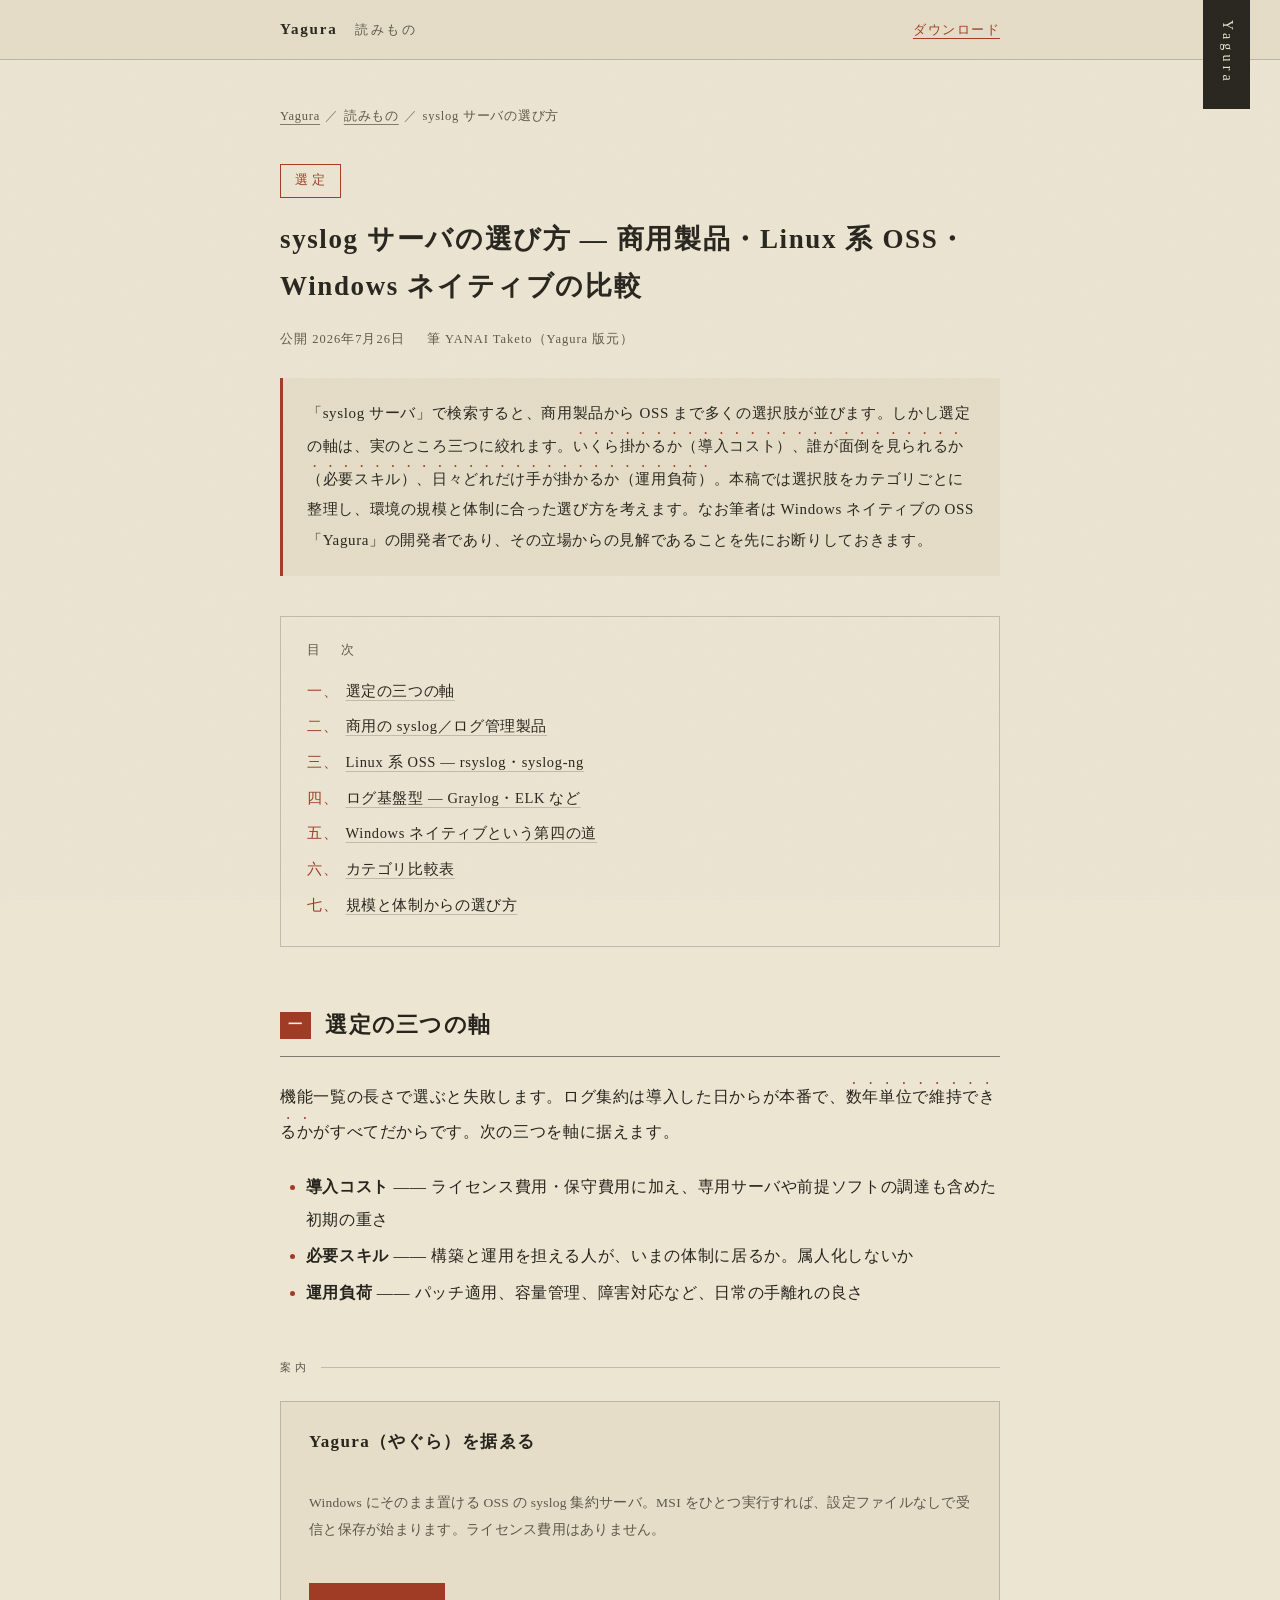
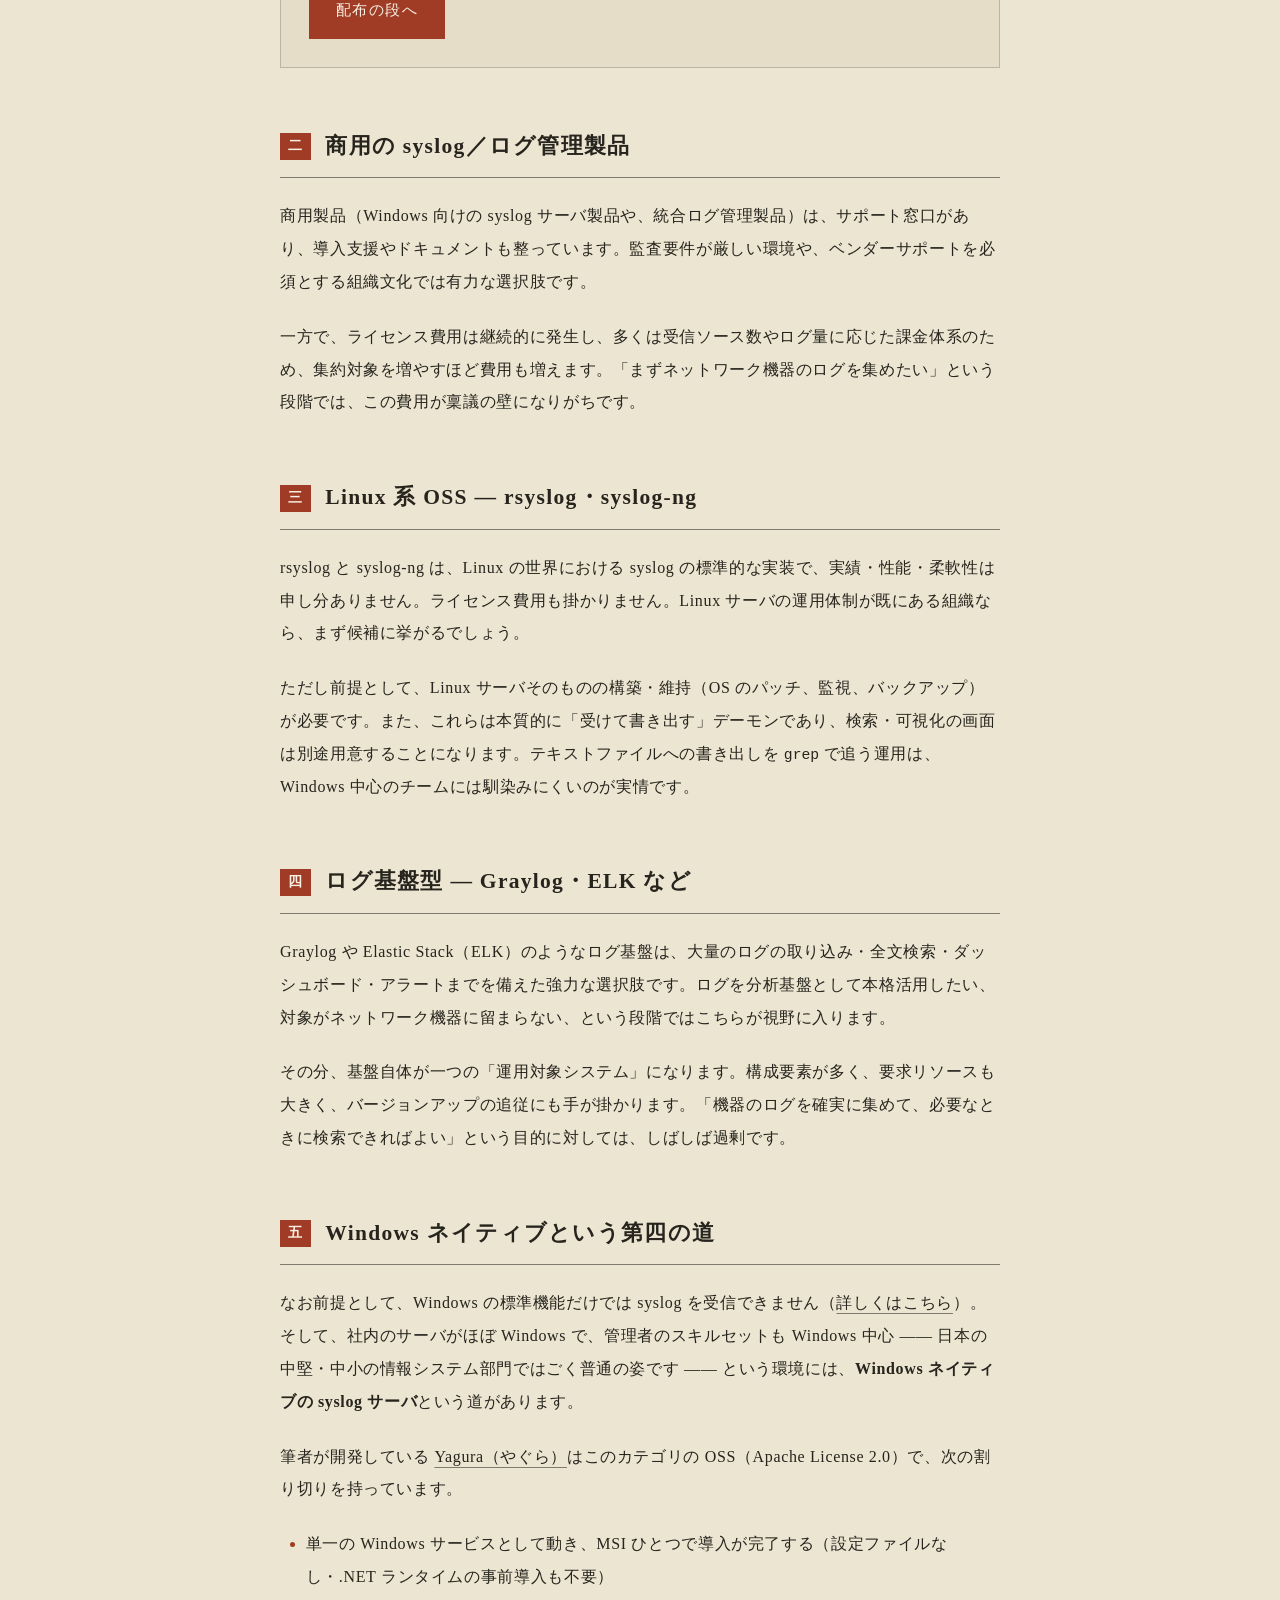
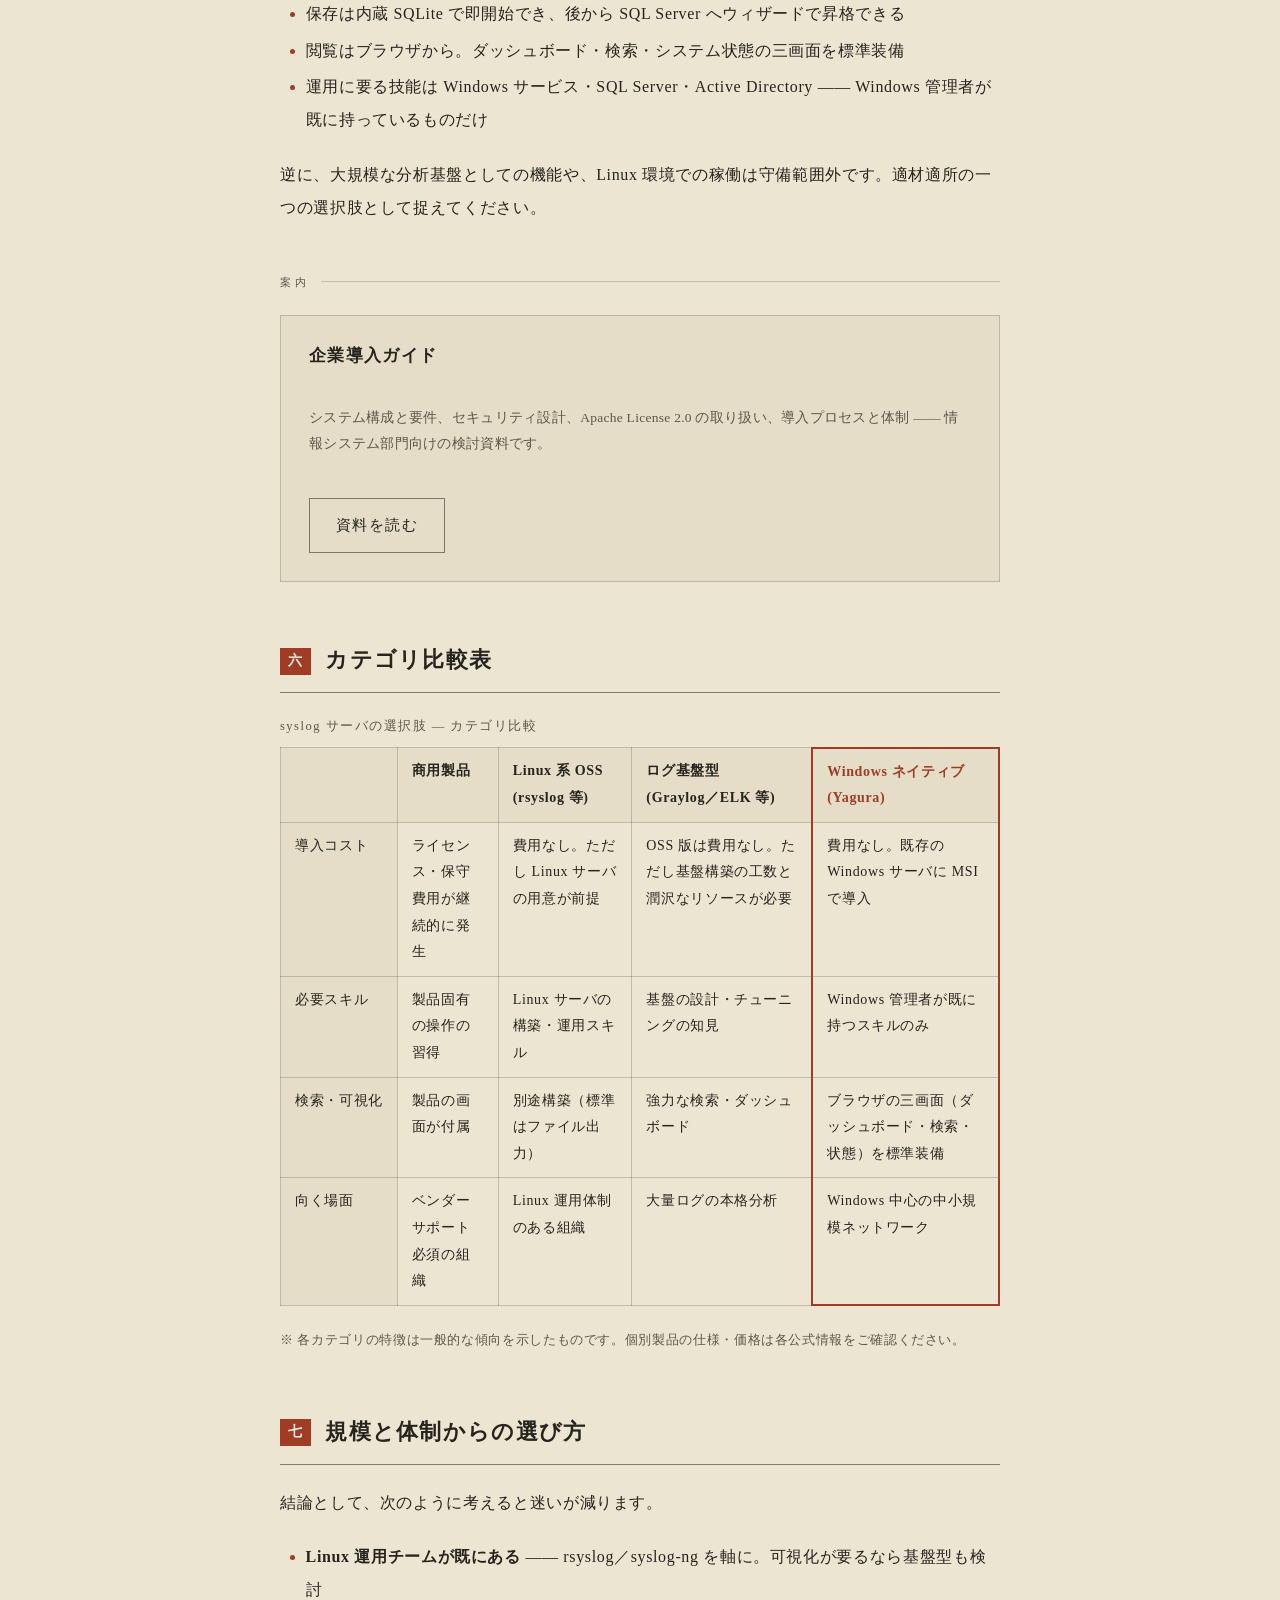
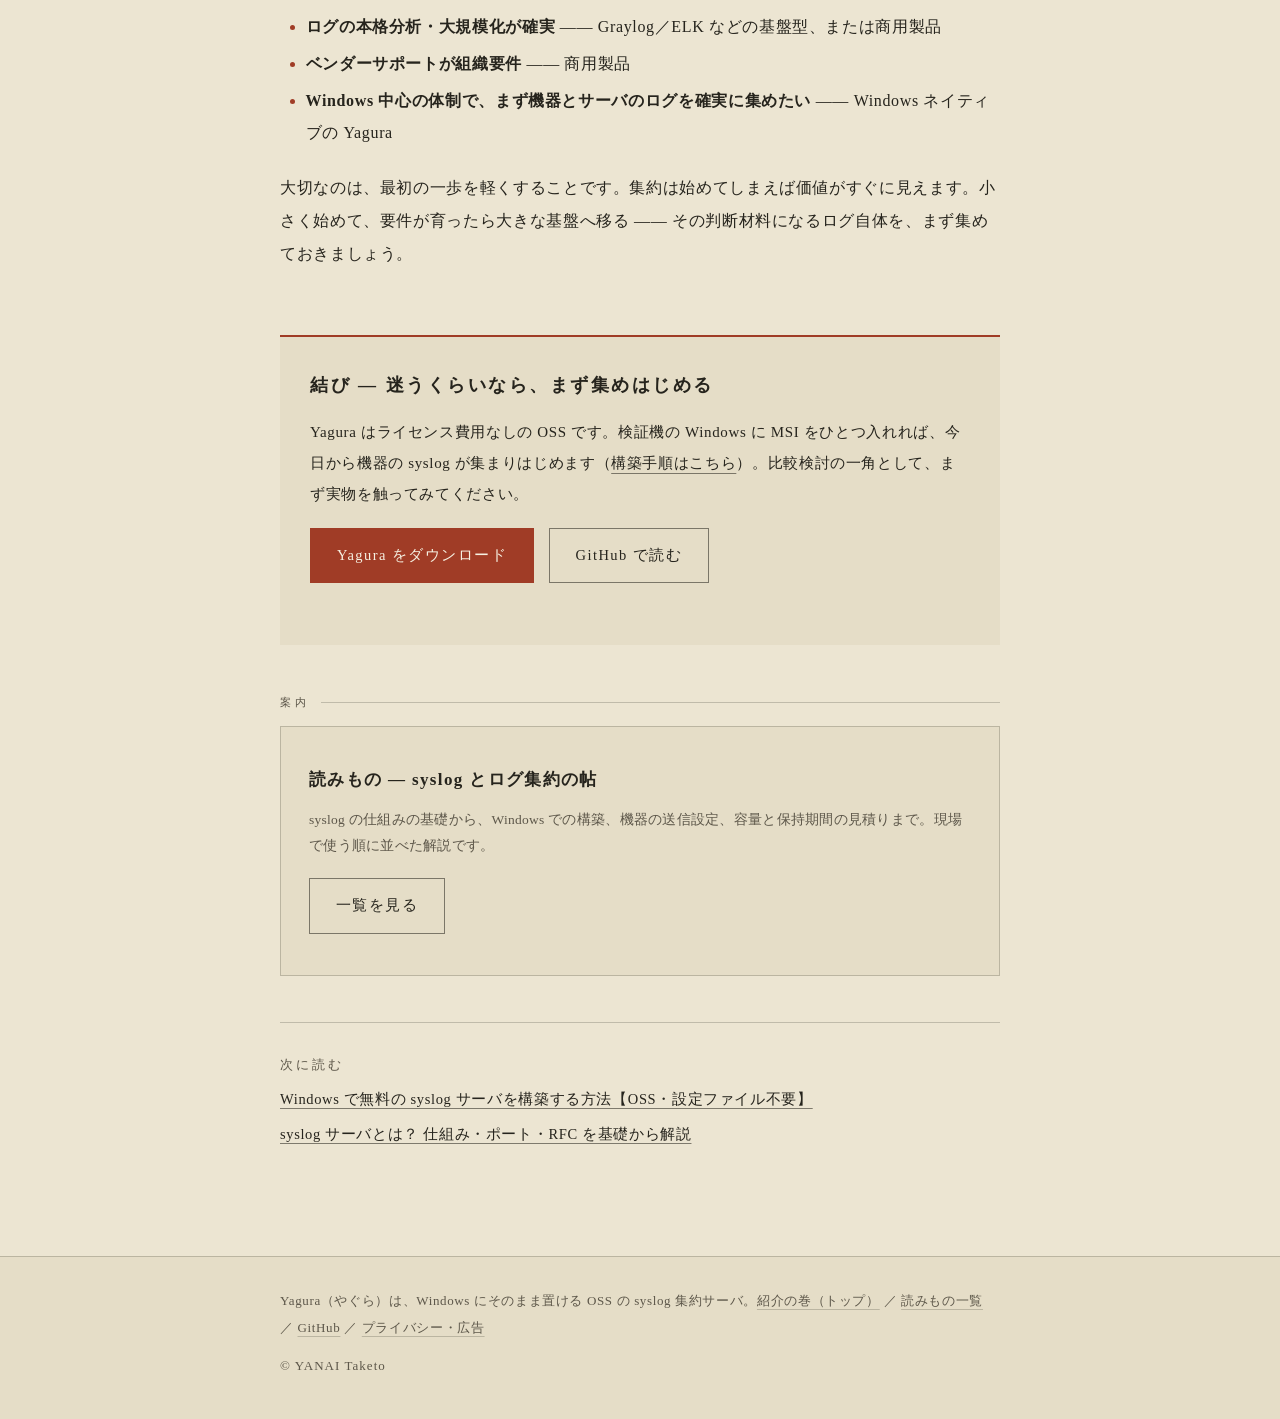
<file: blog/syslog-server-selection/index.html>
<!DOCTYPE html>
<html lang="ja">
<head>
  <meta charset="utf-8">
  <meta name="viewport" content="width=device-width, initial-scale=1">
  <title>syslog サーバの選び方 — 商用製品・Linux 系 OSS・Windows ネイティブの比較 | Yagura 読みもの</title>
  <meta name="description" content="syslog サーバの選定を、商用製品・Linux 系 OSS（rsyslog／syslog-ng）・ログ基盤（Graylog／ELK）・Windows ネイティブの各カテゴリで比較。導入コスト、必要スキル、運用負荷の観点から、規模と体制に合う選び方を解説します。">
  <link rel="canonical" href="https://yagura.ta-yan.ai/blog/syslog-server-selection/">
  <meta property="og:type" content="article">
  <meta property="og:title" content="syslog サーバの選び方 — 商用製品・Linux 系 OSS・Windows ネイティブの比較">
  <meta property="og:description" content="導入コスト・必要スキル・運用負荷の三点で syslog サーバの選択肢を整理。規模と体制に合う一台を選ぶ。">
  <meta property="og:url" content="https://yagura.ta-yan.ai/blog/syslog-server-selection/">
  <meta property="og:image" content="https://yagura.ta-yan.ai/images/ogp.png">
  <meta property="og:locale" content="ja_JP">
  <meta property="article:published_time" content="2026-07-26">
  <meta name="twitter:card" content="summary_large_image">
  <meta name="theme-color" media="(prefers-color-scheme: light)" content="#ece5d2">
  <meta name="theme-color" media="(prefers-color-scheme: dark)" content="#131820">
  <link rel="icon" href="../../images/favicon.svg" type="image/svg+xml">
  <link rel="icon" href="../../images/favicon-32.png" sizes="32x32" type="image/png">
  <link rel="apple-touch-icon" href="../../images/favicon-180.png">
  <link rel="stylesheet" href="../../css/blog.css">
  <link rel="stylesheet" href="../../css/koukoku.css">
  <script type="application/ld+json">
  {
    "@context": "https://schema.org",
    "@type": "BlogPosting",
    "headline": "syslog サーバの選び方 — 商用製品・Linux 系 OSS・Windows ネイティブの比較",
    "description": "商用製品、Linux 系 OSS、ログ基盤、Windows ネイティブという syslog サーバの選択肢を、導入コスト・必要スキル・運用負荷の観点で比較。",
    "url": "https://yagura.ta-yan.ai/blog/syslog-server-selection/",
    "mainEntityOfPage": "https://yagura.ta-yan.ai/blog/syslog-server-selection/",
    "datePublished": "2026-07-26",
    "dateModified": "2026-07-26",
    "inLanguage": "ja",
    "image": "https://yagura.ta-yan.ai/images/ogp.png",
    "author": { "@type": "Person", "name": "YANAI Taketo", "url": "https://github.com/Yanai-Taketo" },
    "publisher": { "@type": "Person", "name": "YANAI Taketo" }
  }
  </script>
  <script type="application/ld+json">
  {
    "@context": "https://schema.org",
    "@type": "BreadcrumbList",
    "itemListElement": [
      { "@type": "ListItem", "position": 1, "name": "Yagura", "item": "https://yagura.ta-yan.ai/" },
      { "@type": "ListItem", "position": 2, "name": "読みもの", "item": "https://yagura.ta-yan.ai/blog/" },
      { "@type": "ListItem", "position": 3, "name": "syslog サーバの選び方" }
    ]
  }
  </script>
</head>
<body data-root="../../">

<a class="skip" href="#honbun">本文へ移動</a>
<a class="daisen" href="../../" aria-label="Yagura トップへ">Yagura</a>

<header class="obi">
  <div class="obi-in">
    <a class="obi-home" href="../../">Yagura</a>
    <a class="obi-yomi" href="../" style="text-decoration:none">読みもの</a>
    <a class="obi-dl" href="../../#haifu">ダウンロード</a>
  </div>
</header>

<main class="shimen">

  <nav class="michishirube" aria-label="現在地">
    <ol>
      <li><a href="../../">Yagura</a></li>
      <li><a href="../">読みもの</a></li>
      <li>syslog サーバの選び方</li>
    </ol>
  </nav>

  <article>
    <header class="kiji-head">
      <p class="kiji-kan">選定</p>
      <h1>syslog サーバの選び方 — 商用製品・Linux 系 OSS・Windows ネイティブの比較</h1>
      <p class="kiji-meta">
        <span>公開 2026年7月26日</span>
        <span>筆 YANAI Taketo（Yagura 版元）</span>
      </p>
      <p class="kiji-lead">「syslog サーバ」で検索すると、商用製品から OSS まで多くの選択肢が並びます。しかし選定の軸は、実のところ三つに絞れます。<em>いくら掛かるか（導入コスト）、誰が面倒を見られるか（必要スキル）、日々どれだけ手が掛かるか（運用負荷）</em>。本稿では選択肢をカテゴリごとに整理し、環境の規模と体制に合った選び方を考えます。なお筆者は Windows ネイティブの OSS「Yagura」の開発者であり、その立場からの見解であることを先にお断りしておきます。</p>
    </header>

    <nav class="shiori-box" aria-label="目次">
      <p>目　次</p>
      <ol>
        <li><a href="#jiku">選定の三つの軸</a></li>
        <li><a href="#shouyou">商用の syslog／ログ管理製品</a></li>
        <li><a href="#linux">Linux 系 OSS — rsyslog・syslog-ng</a></li>
        <li><a href="#kiban">ログ基盤型 — Graylog・ELK など</a></li>
        <li><a href="#windows">Windows ネイティブという第四の道</a></li>
        <li><a href="#hikaku">カテゴリ比較表</a></li>
        <li><a href="#kekkron">規模と体制からの選び方</a></li>
      </ol>
    </nav>

    <div class="kiji" id="honbun">

      <h2 id="jiku">選定の三つの軸</h2>
      <p>機能一覧の長さで選ぶと失敗します。ログ集約は導入した日からが本番で、<em>数年単位で維持できるか</em>がすべてだからです。次の三つを軸に据えます。</p>
      <ul>
        <li><strong>導入コスト</strong> —— ライセンス費用・保守費用に加え、専用サーバや前提ソフトの調達も含めた初期の重さ</li>
        <li><strong>必要スキル</strong> —— 構築と運用を担える人が、いまの体制に居るか。属人化しないか</li>
        <li><strong>運用負荷</strong> —— パッチ適用、容量管理、障害対応など、日常の手離れの良さ</li>
      </ul>

      <div class="koukoku" data-koukoku="honbun-hajime"></div>

      <h2 id="shouyou">商用の syslog／ログ管理製品</h2>
      <p>商用製品（Windows 向けの syslog サーバ製品や、統合ログ管理製品）は、サポート窓口があり、導入支援やドキュメントも整っています。監査要件が厳しい環境や、ベンダーサポートを必須とする組織文化では有力な選択肢です。</p>
      <p>一方で、ライセンス費用は継続的に発生し、多くは受信ソース数やログ量に応じた課金体系のため、集約対象を増やすほど費用も増えます。「まずネットワーク機器のログを集めたい」という段階では、この費用が稟議の壁になりがちです。</p>

      <h2 id="linux">Linux 系 OSS — rsyslog・syslog-ng</h2>
      <p>rsyslog と syslog-ng は、Linux の世界における syslog の標準的な実装で、実績・性能・柔軟性は申し分ありません。ライセンス費用も掛かりません。Linux サーバの運用体制が既にある組織なら、まず候補に挙がるでしょう。</p>
      <p>ただし前提として、Linux サーバそのものの構築・維持（OS のパッチ、監視、バックアップ）が必要です。また、これらは本質的に「受けて書き出す」デーモンであり、検索・可視化の画面は別途用意することになります。テキストファイルへの書き出しを <code>grep</code> で追う運用は、Windows 中心のチームには馴染みにくいのが実情です。</p>

      <h2 id="kiban">ログ基盤型 — Graylog・ELK など</h2>
      <p>Graylog や Elastic Stack（ELK）のようなログ基盤は、大量のログの取り込み・全文検索・ダッシュボード・アラートまでを備えた強力な選択肢です。ログを分析基盤として本格活用したい、対象がネットワーク機器に留まらない、という段階ではこちらが視野に入ります。</p>
      <p>その分、基盤自体が一つの「運用対象システム」になります。構成要素が多く、要求リソースも大きく、バージョンアップの追従にも手が掛かります。「機器のログを確実に集めて、必要なときに検索できればよい」という目的に対しては、しばしば過剰です。</p>

      <h2 id="windows">Windows ネイティブという第四の道</h2>
      <p>なお前提として、Windows の標準機能だけでは syslog を受信できません（<a href="../windows-standard-syslog/">詳しくはこちら</a>）。そして、社内のサーバがほぼ Windows で、管理者のスキルセットも Windows 中心 —— 日本の中堅・中小の情報システム部門ではごく普通の姿です —— という環境には、<strong>Windows ネイティブの syslog サーバ</strong>という道があります。</p>
      <p>筆者が開発している <a href="../../">Yagura（やぐら）</a>はこのカテゴリの OSS（Apache License 2.0）で、次の割り切りを持っています。</p>
      <ul>
        <li>単一の Windows サービスとして動き、MSI ひとつで導入が完了する（設定ファイルなし・.NET ランタイムの事前導入も不要）</li>
        <li>保存は内蔵 SQLite で即開始でき、後から SQL Server へウィザードで昇格できる</li>
        <li>閲覧はブラウザから。ダッシュボード・検索・システム状態の三画面を標準装備</li>
        <li>運用に要る技能は Windows サービス・SQL Server・Active Directory —— Windows 管理者が既に持っているものだけ</li>
      </ul>
      <p>逆に、大規模な分析基盤としての機能や、Linux 環境での稼働は守備範囲外です。適材適所の一つの選択肢として捉えてください。</p>

      <div class="koukoku" data-koukoku="honbun-naka"></div>

      <h2 id="hikaku">カテゴリ比較表</h2>
      <div class="table-scroll">
        <table>
          <caption>syslog サーバの選択肢 — カテゴリ比較</caption>
          <thead>
            <tr>
              <th scope="col"></th>
              <th scope="col">商用製品</th>
              <th scope="col">Linux 系 OSS<br>(rsyslog 等)</th>
              <th scope="col">ログ基盤型<br>(Graylog／ELK 等)</th>
              <th scope="col" class="ware">Windows ネイティブ<br>(Yagura)</th>
            </tr>
          </thead>
          <tbody>
            <tr>
              <th scope="row">導入コスト</th>
              <td>ライセンス・保守費用が継続的に発生</td>
              <td>費用なし。ただし Linux サーバの用意が前提</td>
              <td>OSS 版は費用なし。ただし基盤構築の工数と潤沢なリソースが必要</td>
              <td class="ware">費用なし。既存の Windows サーバに MSI で導入</td>
            </tr>
            <tr>
              <th scope="row">必要スキル</th>
              <td>製品固有の操作の習得</td>
              <td>Linux サーバの構築・運用スキル</td>
              <td>基盤の設計・チューニングの知見</td>
              <td class="ware">Windows 管理者が既に持つスキルのみ</td>
            </tr>
            <tr>
              <th scope="row">検索・可視化</th>
              <td>製品の画面が付属</td>
              <td>別途構築（標準はファイル出力）</td>
              <td>強力な検索・ダッシュボード</td>
              <td class="ware">ブラウザの三画面（ダッシュボード・検索・状態）を標準装備</td>
            </tr>
            <tr>
              <th scope="row">向く場面</th>
              <td>ベンダーサポート必須の組織</td>
              <td>Linux 運用体制のある組織</td>
              <td>大量ログの本格分析</td>
              <td class="ware">Windows 中心の中小規模ネットワーク</td>
            </tr>
          </tbody>
        </table>
      </div>
      <p class="fu" style="font-size:12.5px;color:var(--sumi-usu)">※ 各カテゴリの特徴は一般的な傾向を示したものです。個別製品の仕様・価格は各公式情報をご確認ください。</p>

      <h2 id="kekkron">規模と体制からの選び方</h2>
      <p>結論として、次のように考えると迷いが減ります。</p>
      <ul>
        <li><strong>Linux 運用チームが既にある</strong> —— rsyslog／syslog-ng を軸に。可視化が要るなら基盤型も検討</li>
        <li><strong>ログの本格分析・大規模化が確実</strong> —— Graylog／ELK などの基盤型、または商用製品</li>
        <li><strong>ベンダーサポートが組織要件</strong> —— 商用製品</li>
        <li><strong>Windows 中心の体制で、まず機器とサーバのログを確実に集めたい</strong> —— Windows ネイティブの Yagura</li>
      </ul>
      <p>大切なのは、最初の一歩を軽くすることです。集約は始めてしまえば価値がすぐに見えます。小さく始めて、要件が育ったら大きな基盤へ移る —— その判断材料になるログ自体を、まず集めておきましょう。</p>

    </div>

    <aside class="musubi">
      <h2>結び — 迷うくらいなら、まず集めはじめる</h2>
      <p>Yagura はライセンス費用なしの OSS です。検証機の Windows に MSI をひとつ入れれば、今日から機器の syslog が集まりはじめます（<a href="../windows-syslog-server/">構築手順はこちら</a>）。比較検討の一角として、まず実物を触ってみてください。</p>
      <p>
        <a class="btn btn-shu" href="../../#haifu">Yagura をダウンロード</a>
        <a class="btn" href="https://github.com/Yanai-Taketo/Yagura">GitHub で読む</a>
      </p>
    </aside>

    <div class="koukoku" data-koukoku="kiji-shita"></div>

    <nav class="tsugi" aria-label="次の読みもの">
      <p class="fu">次に読む</p>
      <p><a href="../windows-syslog-server/">Windows で無料の syslog サーバを構築する方法【OSS・設定ファイル不要】</a></p>
      <p><a href="../syslog-server-basics/">syslog サーバとは？ 仕組み・ポート・RFC を基礎から解説</a></p>
    </nav>
  </article>

</main>

<footer class="okuzuke">
  <div class="okuzuke-in">
    <p>Yagura（やぐら）は、Windows にそのまま置ける OSS の syslog 集約サーバ。<a href="../../">紹介の巻（トップ）</a> ／ <a href="../">読みもの一覧</a> ／ <a href="https://github.com/Yanai-Taketo/Yagura">GitHub</a> ／ <a href="../../privacy/">プライバシー・広告</a></p>
    <p class="cr">© YANAI Taketo</p>
  </div>
</footer>

<script src="../../js/koukoku.js" defer></script>

</body>
</html>
</file>
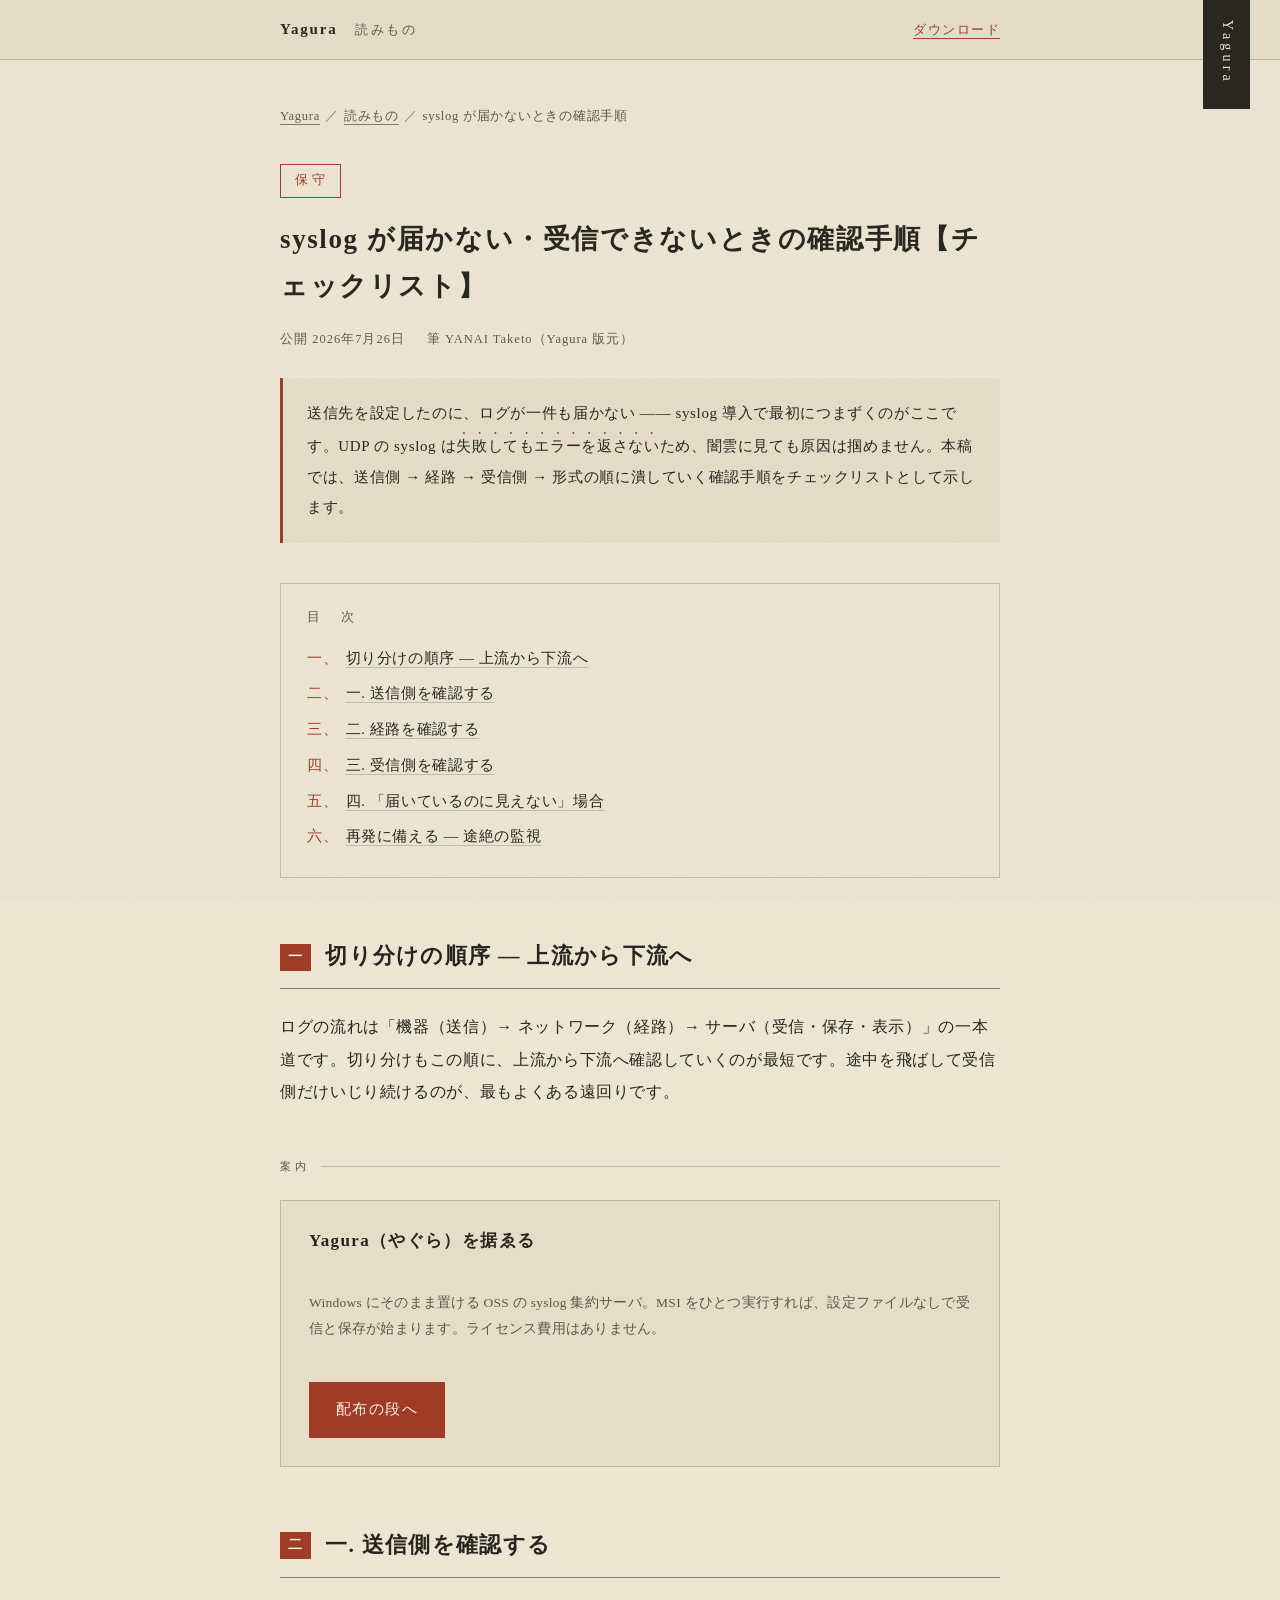
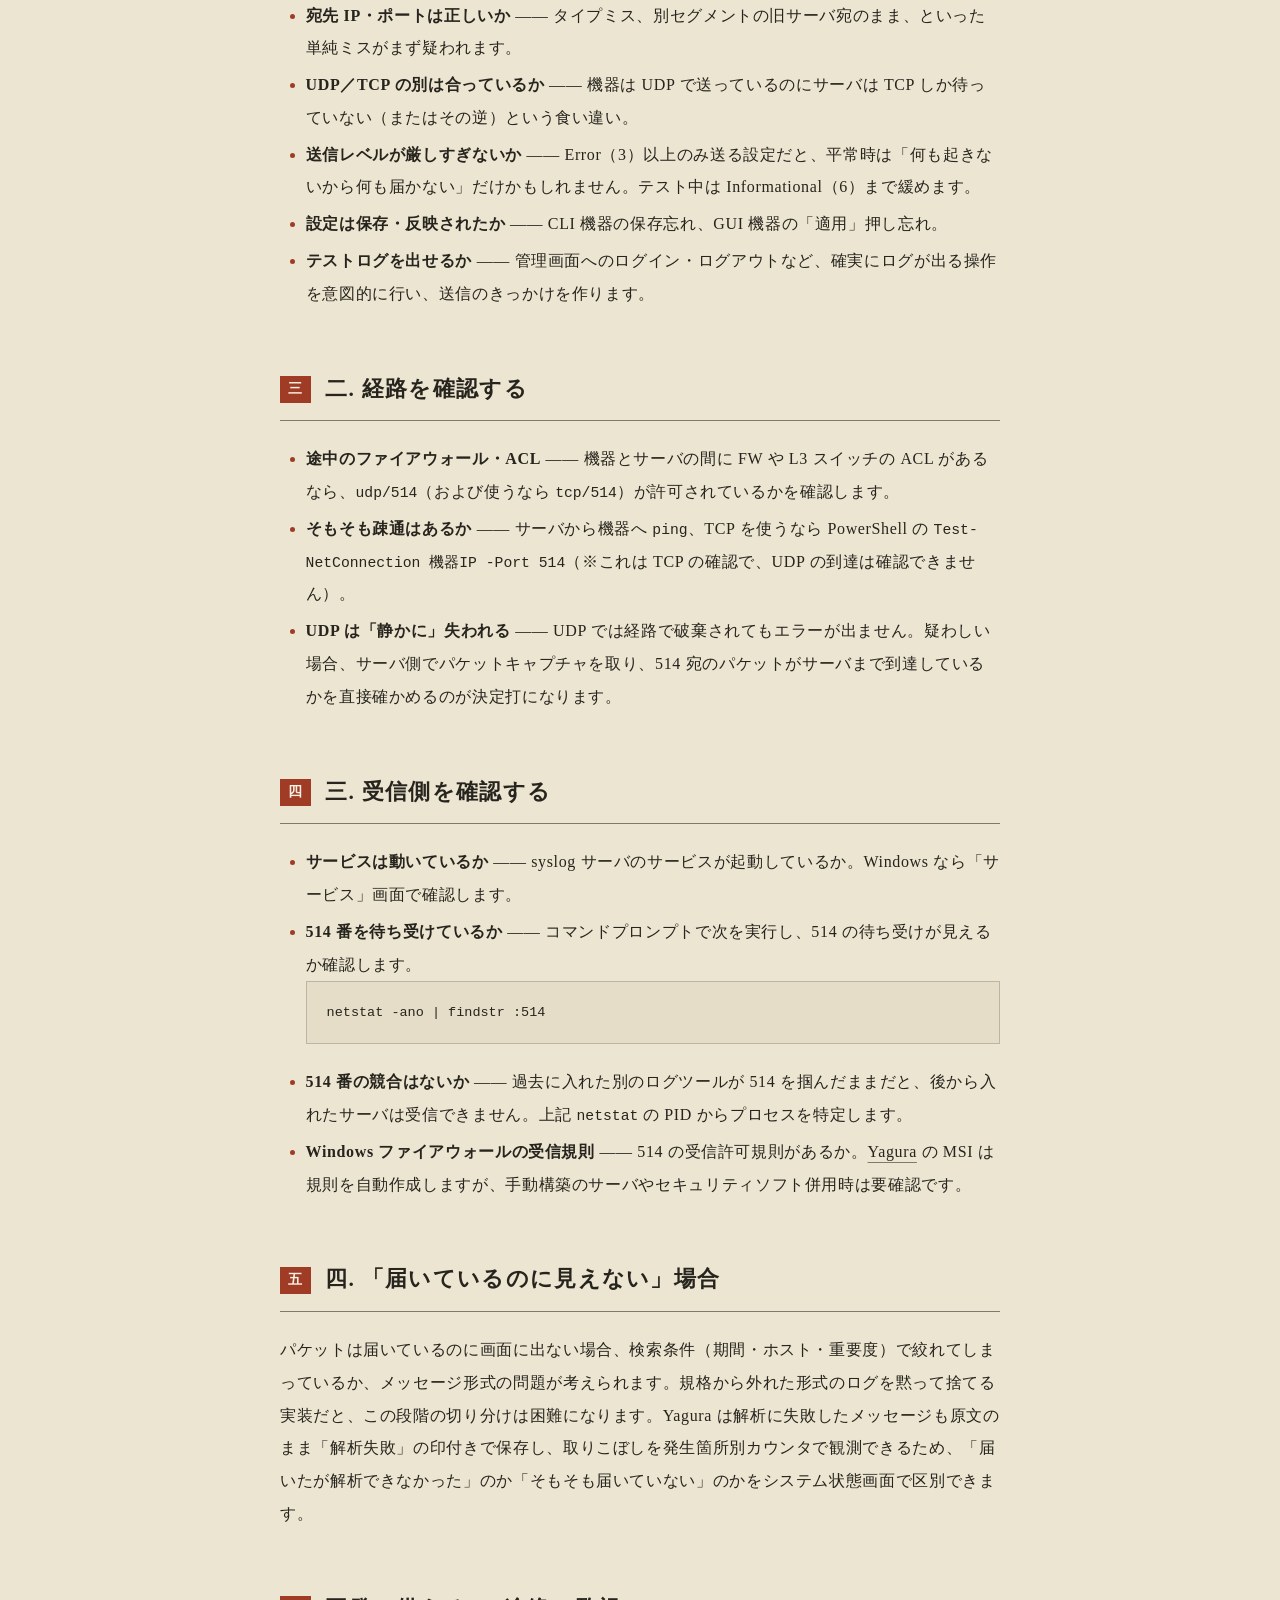
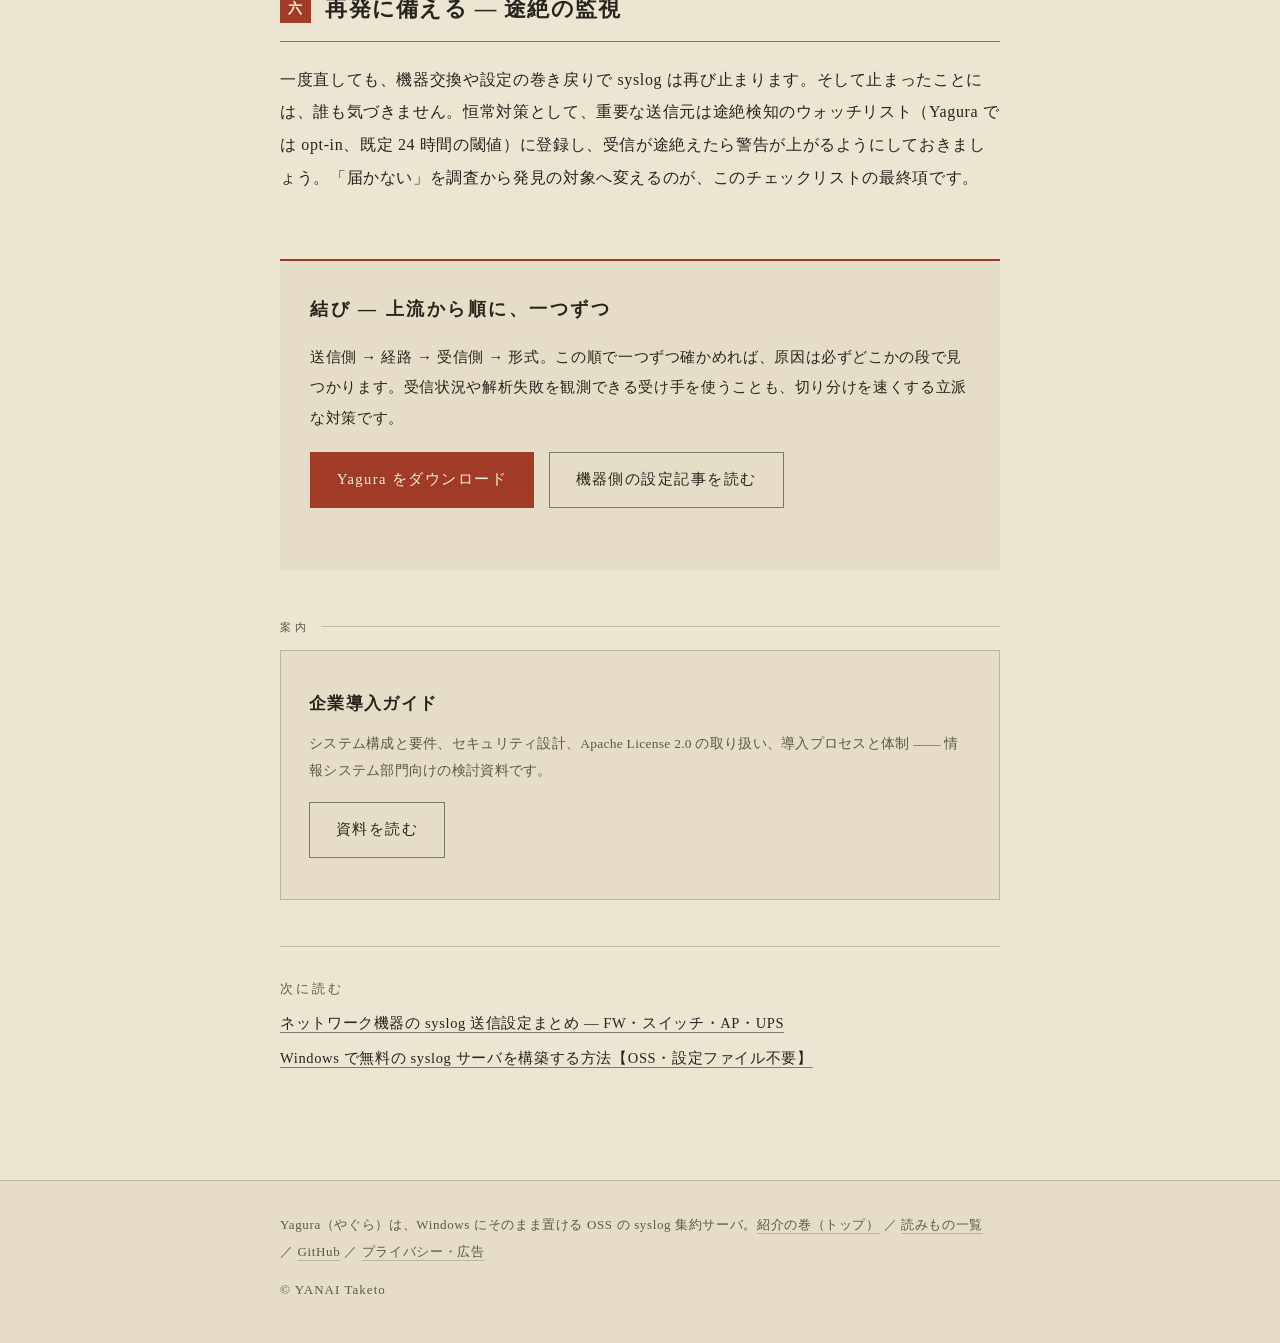
<file: blog/syslog-troubleshooting/index.html>
<!DOCTYPE html>
<html lang="ja">
<head>
  <meta charset="utf-8">
  <meta name="viewport" content="width=device-width, initial-scale=1">
  <title>syslog が届かない・受信できないときの確認手順【チェックリスト】 | Yagura 読みもの</title>
  <meta name="description" content="機器の syslog がサーバに届かない・受信できないときの切り分け手順をチェックリスト形式で解説。送信側の設定、経路（ファイアウォール・ACL）、受信側のポート待ち受け・514 番の競合、形式の問題、恒常的な途絶の監視まで。">
  <link rel="canonical" href="https://yagura.ta-yan.ai/blog/syslog-troubleshooting/">
  <meta property="og:type" content="article">
  <meta property="og:title" content="syslog が届かない・受信できないときの確認手順【チェックリスト】">
  <meta property="og:description" content="syslog が届かないときの切り分けを、送信側→経路→受信側→形式の順のチェックリストで解説。">
  <meta property="og:url" content="https://yagura.ta-yan.ai/blog/syslog-troubleshooting/">
  <meta property="og:image" content="https://yagura.ta-yan.ai/images/ogp.png">
  <meta property="og:locale" content="ja_JP">
  <meta property="article:published_time" content="2026-07-26">
  <meta name="twitter:card" content="summary_large_image">
  <meta name="theme-color" media="(prefers-color-scheme: light)" content="#ece5d2">
  <meta name="theme-color" media="(prefers-color-scheme: dark)" content="#131820">
  <link rel="icon" href="../../images/favicon.svg" type="image/svg+xml">
  <link rel="icon" href="../../images/favicon-32.png" sizes="32x32" type="image/png">
  <link rel="apple-touch-icon" href="../../images/favicon-180.png">
  <link rel="stylesheet" href="../../css/blog.css">
  <link rel="stylesheet" href="../../css/koukoku.css">
  <script type="application/ld+json">
{
  "@context": "https://schema.org",
  "@type": "BlogPosting",
  "headline": "syslog が届かない・受信できないときの確認手順【チェックリスト】",
  "description": "syslog が届かないときの切り分けを、送信側→経路→受信側→形式の順のチェックリストで解説。",
  "url": "https://yagura.ta-yan.ai/blog/syslog-troubleshooting/",
  "mainEntityOfPage": "https://yagura.ta-yan.ai/blog/syslog-troubleshooting/",
  "datePublished": "2026-07-26",
  "dateModified": "2026-07-26",
  "inLanguage": "ja",
  "image": "https://yagura.ta-yan.ai/images/ogp.png",
  "author": {
    "@type": "Person",
    "name": "YANAI Taketo",
    "url": "https://github.com/Yanai-Taketo"
  },
  "publisher": {
    "@type": "Person",
    "name": "YANAI Taketo"
  }
}
  </script>
  <script type="application/ld+json">
{
  "@context": "https://schema.org",
  "@type": "BreadcrumbList",
  "itemListElement": [
    {
      "@type": "ListItem",
      "position": 1,
      "name": "Yagura",
      "item": "https://yagura.ta-yan.ai/"
    },
    {
      "@type": "ListItem",
      "position": 2,
      "name": "読みもの",
      "item": "https://yagura.ta-yan.ai/blog/"
    },
    {
      "@type": "ListItem",
      "position": 3,
      "name": "syslog が届かない・受信できないときの確認手順【チェックリスト】"
    }
  ]
}
  </script>
</head>
<body data-root="../../">

<a class="skip" href="#honbun">本文へ移動</a>
<a class="daisen" href="../../" aria-label="Yagura トップへ">Yagura</a>

<header class="obi">
  <div class="obi-in">
    <a class="obi-home" href="../../">Yagura</a>
    <a class="obi-yomi" href="../" style="text-decoration:none">読みもの</a>
    <a class="obi-dl" href="../../#haifu">ダウンロード</a>
  </div>
</header>

<main class="shimen">

  <nav class="michishirube" aria-label="現在地">
    <ol>
      <li><a href="../../">Yagura</a></li>
      <li><a href="../">読みもの</a></li>
      <li>syslog が届かないときの確認手順</li>
    </ol>
  </nav>

  <article>
    <header class="kiji-head">
      <p class="kiji-kan">保守</p>
      <h1>syslog が届かない・受信できないときの確認手順【チェックリスト】</h1>
      <p class="kiji-meta">
        <span>公開 2026年7月26日</span>
        <span>筆 YANAI Taketo（Yagura 版元）</span>
      </p>
      <p class="kiji-lead">送信先を設定したのに、ログが一件も届かない —— syslog 導入で最初につまずくのがここです。UDP の syslog は<em>失敗してもエラーを返さない</em>ため、闇雲に見ても原因は掴めません。本稿では、送信側 → 経路 → 受信側 → 形式の順に潰していく確認手順をチェックリストとして示します。</p>
    </header>

    <nav class="shiori-box" aria-label="目次">
      <p>目　次</p>
      <ol>
        <li><a href="#junjo">切り分けの順序 — 上流から下流へ</a></li>
        <li><a href="#soushin">一. 送信側を確認する</a></li>
        <li><a href="#keiro">二. 経路を確認する</a></li>
        <li><a href="#jushin">三. 受信側を確認する</a></li>
        <li><a href="#keishiki">四. 「届いているのに見えない」場合</a></li>
        <li><a href="#kanshi">再発に備える — 途絶の監視</a></li>
      </ol>
    </nav>

    <div class="kiji" id="honbun">

      <h2 id="junjo">切り分けの順序 — 上流から下流へ</h2>
      <p>ログの流れは「機器（送信）→ ネットワーク（経路）→ サーバ（受信・保存・表示）」の一本道です。切り分けもこの順に、上流から下流へ確認していくのが最短です。途中を飛ばして受信側だけいじり続けるのが、最もよくある遠回りです。</p>

      <div class="koukoku" data-koukoku="honbun-naka"></div>

      <h2 id="soushin">一. 送信側を確認する</h2>
      <ul>
        <li><strong>宛先 IP・ポートは正しいか</strong> —— タイプミス、別セグメントの旧サーバ宛のまま、といった単純ミスがまず疑われます。</li>
        <li><strong>UDP／TCP の別は合っているか</strong> —— 機器は UDP で送っているのにサーバは TCP しか待っていない（またはその逆）という食い違い。</li>
        <li><strong>送信レベルが厳しすぎないか</strong> —— Error（3）以上のみ送る設定だと、平常時は「何も起きないから何も届かない」だけかもしれません。テスト中は Informational（6）まで緩めます。</li>
        <li><strong>設定は保存・反映されたか</strong> —— CLI 機器の保存忘れ、GUI 機器の「適用」押し忘れ。</li>
        <li><strong>テストログを出せるか</strong> —— 管理画面へのログイン・ログアウトなど、確実にログが出る操作を意図的に行い、送信のきっかけを作ります。</li>
      </ul>

      <h2 id="keiro">二. 経路を確認する</h2>
      <ul>
        <li><strong>途中のファイアウォール・ACL</strong> —— 機器とサーバの間に FW や L3 スイッチの ACL があるなら、<code>udp/514</code>（および使うなら <code>tcp/514</code>）が許可されているかを確認します。</li>
        <li><strong>そもそも疎通はあるか</strong> —— サーバから機器へ <code>ping</code>、TCP を使うなら PowerShell の <code>Test-NetConnection 機器IP -Port 514</code>（※これは TCP の確認で、UDP の到達は確認できません）。</li>
        <li><strong>UDP は「静かに」失われる</strong> —— UDP では経路で破棄されてもエラーが出ません。疑わしい場合、サーバ側でパケットキャプチャを取り、514 宛のパケットがサーバまで到達しているかを直接確かめるのが決定打になります。</li>
      </ul>

      <h2 id="jushin">三. 受信側を確認する</h2>
      <ul>
        <li><strong>サービスは動いているか</strong> —— syslog サーバのサービスが起動しているか。Windows なら「サービス」画面で確認します。</li>
        <li><strong>514 番を待ち受けているか</strong> —— コマンドプロンプトで次を実行し、514 の待ち受けが見えるか確認します。
<pre><code>netstat -ano | findstr :514</code></pre></li>
        <li><strong>514 番の競合はないか</strong> —— 過去に入れた別のログツールが 514 を掴んだままだと、後から入れたサーバは受信できません。上記 <code>netstat</code> の PID からプロセスを特定します。</li>
        <li><strong>Windows ファイアウォールの受信規則</strong> —— 514 の受信許可規則があるか。<a href="../../">Yagura</a> の MSI は規則を自動作成しますが、手動構築のサーバやセキュリティソフト併用時は要確認です。</li>
      </ul>

      <h2 id="keishiki">四. 「届いているのに見えない」場合</h2>
      <p>パケットは届いているのに画面に出ない場合、検索条件（期間・ホスト・重要度）で絞れてしまっているか、メッセージ形式の問題が考えられます。規格から外れた形式のログを黙って捨てる実装だと、この段階の切り分けは困難になります。Yagura は解析に失敗したメッセージも原文のまま「解析失敗」の印付きで保存し、取りこぼしを発生箇所別カウンタで観測できるため、「届いたが解析できなかった」のか「そもそも届いていない」のかをシステム状態画面で区別できます。</p>

      <h2 id="kanshi">再発に備える — 途絶の監視</h2>
      <p>一度直しても、機器交換や設定の巻き戻りで syslog は再び止まります。そして止まったことには、誰も気づきません。恒常対策として、重要な送信元は途絶検知のウォッチリスト（Yagura では opt-in、既定 24 時間の閾値）に登録し、受信が途絶えたら警告が上がるようにしておきましょう。「届かない」を調査から発見の対象へ変えるのが、このチェックリストの最終項です。</p>

    </div>

    <aside class="musubi">
      <h2>結び — 上流から順に、一つずつ</h2>
      <p>送信側 → 経路 → 受信側 → 形式。この順で一つずつ確かめれば、原因は必ずどこかの段で見つかります。受信状況や解析失敗を観測できる受け手を使うことも、切り分けを速くする立派な対策です。</p>
      <p>
        <a class="btn btn-shu" href="../../#haifu">Yagura をダウンロード</a>
        <a class="btn" href="../network-device-syslog-config/">機器側の設定記事を読む</a>
      </p>
    </aside>

    <div class="koukoku" data-koukoku="kiji-shita"></div>

    <nav class="tsugi" aria-label="次の読みもの">
      <p class="fu">次に読む</p>
      <p><a href="../network-device-syslog-config/">ネットワーク機器の syslog 送信設定まとめ — FW・スイッチ・AP・UPS</a></p>
      <p><a href="../windows-syslog-server/">Windows で無料の syslog サーバを構築する方法【OSS・設定ファイル不要】</a></p>
    </nav>
  </article>

</main>

<footer class="okuzuke">
  <div class="okuzuke-in">
    <p>Yagura（やぐら）は、Windows にそのまま置ける OSS の syslog 集約サーバ。<a href="../../">紹介の巻（トップ）</a> ／ <a href="../">読みもの一覧</a> ／ <a href="https://github.com/Yanai-Taketo/Yagura">GitHub</a> ／ <a href="../../privacy/">プライバシー・広告</a></p>
    <p class="cr">© YANAI Taketo</p>
  </div>
</footer>

<script src="../../js/koukoku.js" defer></script>

</body>
</html>
</file>
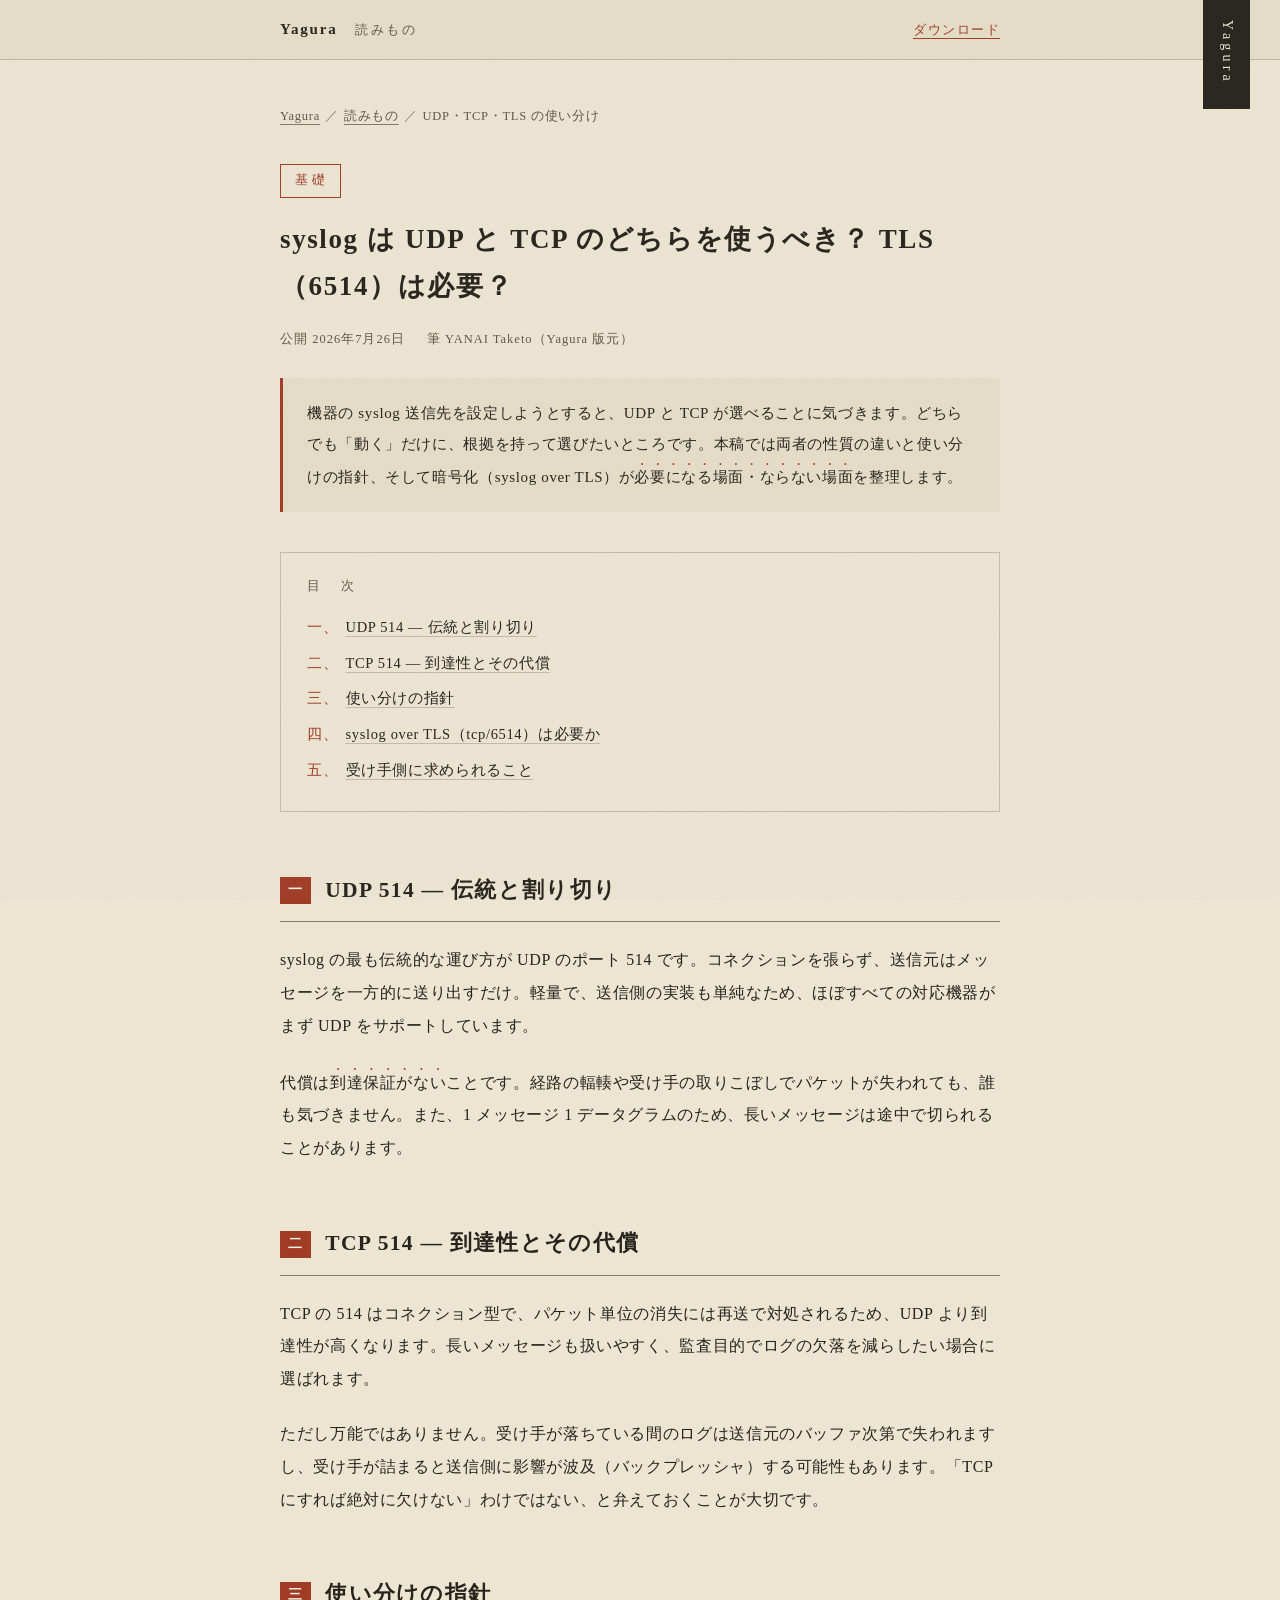
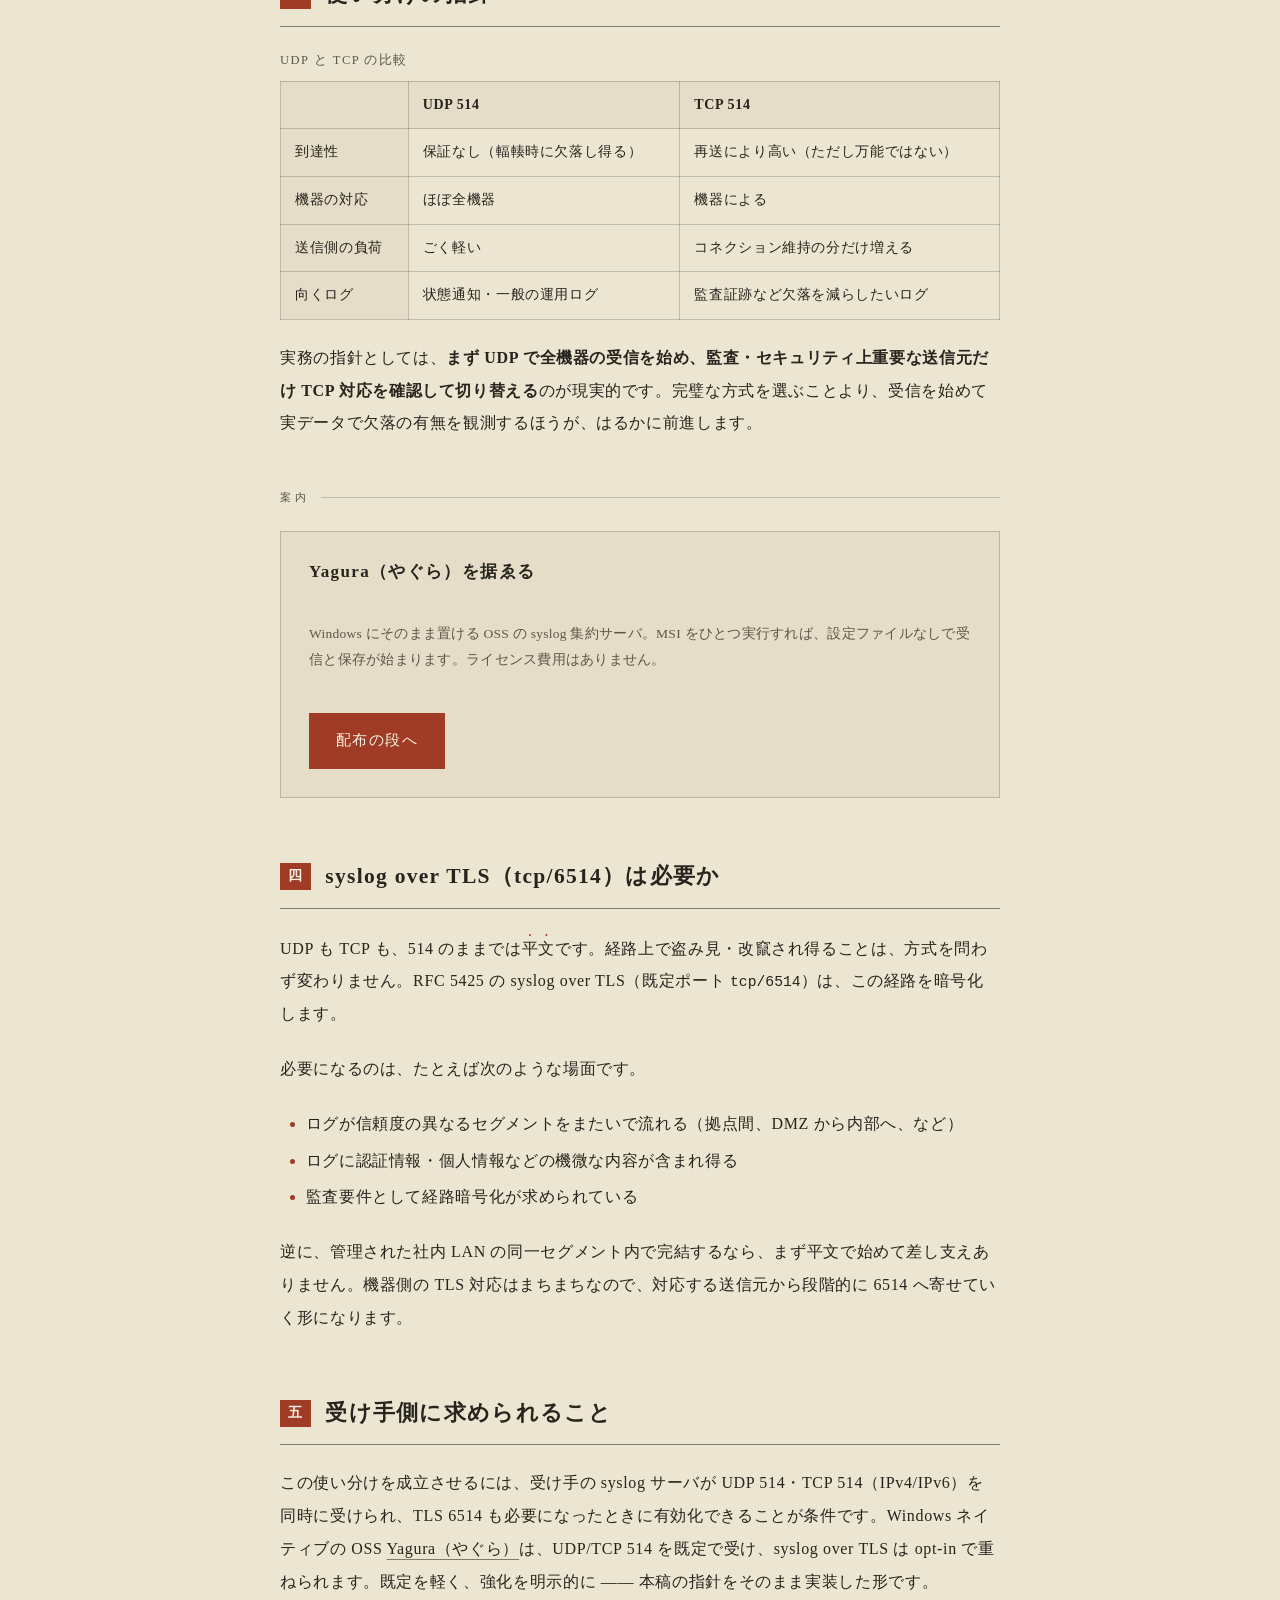
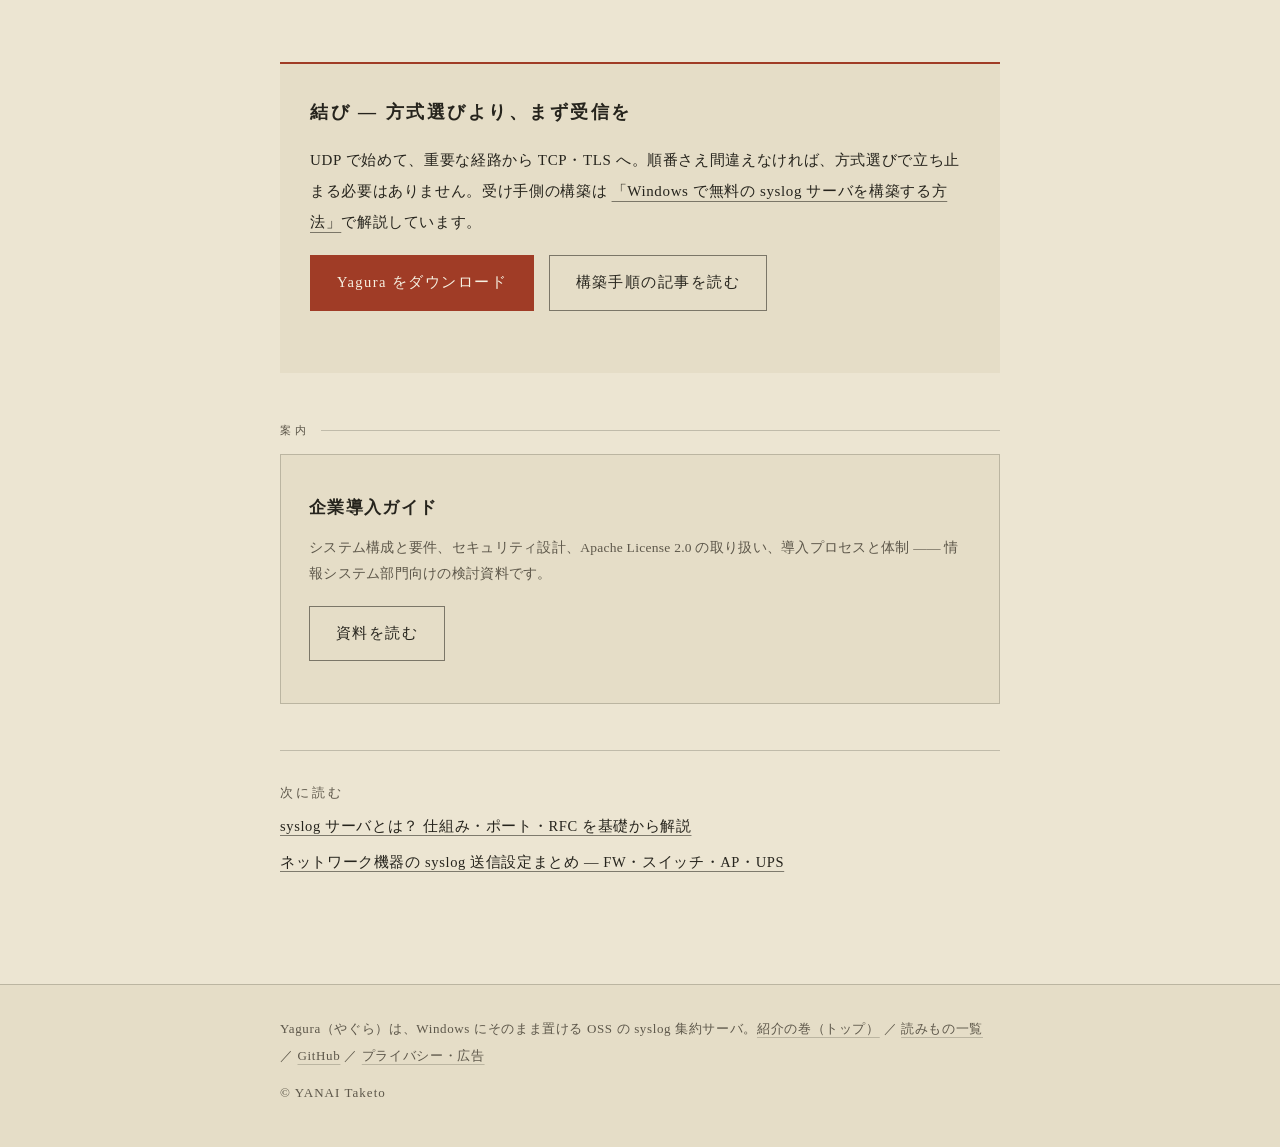
<file: blog/syslog-udp-tcp-tls/index.html>
<!DOCTYPE html>
<html lang="ja">
<head>
  <meta charset="utf-8">
  <meta name="viewport" content="width=device-width, initial-scale=1">
  <title>syslog は UDP と TCP のどちらを使うべき？ TLS（6514）は必要？ | Yagura 読みもの</title>
  <meta name="description" content="syslog の転送に UDP 514 と TCP 514 のどちらを使うべきか、違いと使い分けを解説。パケットロスの扱い、TCP の注意点、syslog over TLS（tcp/6514・RFC 5425）が必要になる場面まで、実務目線で整理します。">
  <link rel="canonical" href="https://yagura.ta-yan.ai/blog/syslog-udp-tcp-tls/">
  <meta property="og:type" content="article">
  <meta property="og:title" content="syslog は UDP と TCP のどちらを使うべき？ TLS（6514）は必要？">
  <meta property="og:description" content="UDP 514 と TCP 514 の違いと使い分け、syslog over TLS が要る場面を実務目線で整理。">
  <meta property="og:url" content="https://yagura.ta-yan.ai/blog/syslog-udp-tcp-tls/">
  <meta property="og:image" content="https://yagura.ta-yan.ai/images/ogp.png">
  <meta property="og:locale" content="ja_JP">
  <meta property="article:published_time" content="2026-07-26">
  <meta name="twitter:card" content="summary_large_image">
  <meta name="theme-color" media="(prefers-color-scheme: light)" content="#ece5d2">
  <meta name="theme-color" media="(prefers-color-scheme: dark)" content="#131820">
  <link rel="icon" href="../../images/favicon.svg" type="image/svg+xml">
  <link rel="icon" href="../../images/favicon-32.png" sizes="32x32" type="image/png">
  <link rel="apple-touch-icon" href="../../images/favicon-180.png">
  <link rel="stylesheet" href="../../css/blog.css">
  <link rel="stylesheet" href="../../css/koukoku.css">
  <script type="application/ld+json">
{
  "@context": "https://schema.org",
  "@type": "BlogPosting",
  "headline": "syslog は UDP と TCP のどちらを使うべき？ TLS（6514）は必要？",
  "description": "UDP 514 と TCP 514 の違いと使い分け、syslog over TLS が要る場面を実務目線で整理。",
  "url": "https://yagura.ta-yan.ai/blog/syslog-udp-tcp-tls/",
  "mainEntityOfPage": "https://yagura.ta-yan.ai/blog/syslog-udp-tcp-tls/",
  "datePublished": "2026-07-26",
  "dateModified": "2026-07-26",
  "inLanguage": "ja",
  "image": "https://yagura.ta-yan.ai/images/ogp.png",
  "author": {
    "@type": "Person",
    "name": "YANAI Taketo",
    "url": "https://github.com/Yanai-Taketo"
  },
  "publisher": {
    "@type": "Person",
    "name": "YANAI Taketo"
  }
}
  </script>
  <script type="application/ld+json">
{
  "@context": "https://schema.org",
  "@type": "BreadcrumbList",
  "itemListElement": [
    {
      "@type": "ListItem",
      "position": 1,
      "name": "Yagura",
      "item": "https://yagura.ta-yan.ai/"
    },
    {
      "@type": "ListItem",
      "position": 2,
      "name": "読みもの",
      "item": "https://yagura.ta-yan.ai/blog/"
    },
    {
      "@type": "ListItem",
      "position": 3,
      "name": "syslog は UDP と TCP のどちらを使うべき？ TLS（6514）は必要？"
    }
  ]
}
  </script>
</head>
<body data-root="../../">

<a class="skip" href="#honbun">本文へ移動</a>
<a class="daisen" href="../../" aria-label="Yagura トップへ">Yagura</a>

<header class="obi">
  <div class="obi-in">
    <a class="obi-home" href="../../">Yagura</a>
    <a class="obi-yomi" href="../" style="text-decoration:none">読みもの</a>
    <a class="obi-dl" href="../../#haifu">ダウンロード</a>
  </div>
</header>

<main class="shimen">

  <nav class="michishirube" aria-label="現在地">
    <ol>
      <li><a href="../../">Yagura</a></li>
      <li><a href="../">読みもの</a></li>
      <li>UDP・TCP・TLS の使い分け</li>
    </ol>
  </nav>

  <article>
    <header class="kiji-head">
      <p class="kiji-kan">基礎</p>
      <h1>syslog は UDP と TCP のどちらを使うべき？ TLS（6514）は必要？</h1>
      <p class="kiji-meta">
        <span>公開 2026年7月26日</span>
        <span>筆 YANAI Taketo（Yagura 版元）</span>
      </p>
      <p class="kiji-lead">機器の syslog 送信先を設定しようとすると、UDP と TCP が選べることに気づきます。どちらでも「動く」だけに、根拠を持って選びたいところです。本稿では両者の性質の違いと使い分けの指針、そして暗号化（syslog over TLS）が<em>必要になる場面・ならない場面</em>を整理します。</p>
    </header>

    <nav class="shiori-box" aria-label="目次">
      <p>目　次</p>
      <ol>
        <li><a href="#udp">UDP 514 — 伝統と割り切り</a></li>
        <li><a href="#tcp">TCP 514 — 到達性とその代償</a></li>
        <li><a href="#tsukaiwake">使い分けの指針</a></li>
        <li><a href="#tls">syslog over TLS（tcp/6514）は必要か</a></li>
        <li><a href="#ukete">受け手側に求められること</a></li>
      </ol>
    </nav>

    <div class="kiji" id="honbun">

      <h2 id="udp">UDP 514 — 伝統と割り切り</h2>
      <p>syslog の最も伝統的な運び方が UDP のポート 514 です。コネクションを張らず、送信元はメッセージを一方的に送り出すだけ。軽量で、送信側の実装も単純なため、ほぼすべての対応機器がまず UDP をサポートしています。</p>
      <p>代償は<em>到達保証がない</em>ことです。経路の輻輳や受け手の取りこぼしでパケットが失われても、誰も気づきません。また、1 メッセージ 1 データグラムのため、長いメッセージは途中で切られることがあります。</p>

      <h2 id="tcp">TCP 514 — 到達性とその代償</h2>
      <p>TCP の 514 はコネクション型で、パケット単位の消失には再送で対処されるため、UDP より到達性が高くなります。長いメッセージも扱いやすく、監査目的でログの欠落を減らしたい場合に選ばれます。</p>
      <p>ただし万能ではありません。受け手が落ちている間のログは送信元のバッファ次第で失われますし、受け手が詰まると送信側に影響が波及（バックプレッシャ）する可能性もあります。「TCP にすれば絶対に欠けない」わけではない、と弁えておくことが大切です。</p>

      <h2 id="tsukaiwake">使い分けの指針</h2>
      <div class="table-scroll">
        <table>
          <caption>UDP と TCP の比較</caption>
          <thead>
            <tr><th scope="col"></th><th scope="col">UDP 514</th><th scope="col">TCP 514</th></tr>
          </thead>
          <tbody>
            <tr><th scope="row">到達性</th><td>保証なし（輻輳時に欠落し得る）</td><td>再送により高い（ただし万能ではない）</td></tr>
            <tr><th scope="row">機器の対応</th><td>ほぼ全機器</td><td>機器による</td></tr>
            <tr><th scope="row">送信側の負荷</th><td>ごく軽い</td><td>コネクション維持の分だけ増える</td></tr>
            <tr><th scope="row">向くログ</th><td>状態通知・一般の運用ログ</td><td>監査証跡など欠落を減らしたいログ</td></tr>
          </tbody>
        </table>
      </div>
      <p>実務の指針としては、<strong>まず UDP で全機器の受信を始め、監査・セキュリティ上重要な送信元だけ TCP 対応を確認して切り替える</strong>のが現実的です。完璧な方式を選ぶことより、受信を始めて実データで欠落の有無を観測するほうが、はるかに前進します。</p>

      <div class="koukoku" data-koukoku="honbun-naka"></div>

      <h2 id="tls">syslog over TLS（tcp/6514）は必要か</h2>
      <p>UDP も TCP も、514 のままでは<em>平文</em>です。経路上で盗み見・改竄され得ることは、方式を問わず変わりません。RFC 5425 の syslog over TLS（既定ポート <code>tcp/6514</code>）は、この経路を暗号化します。</p>
      <p>必要になるのは、たとえば次のような場面です。</p>
      <ul>
        <li>ログが信頼度の異なるセグメントをまたいで流れる（拠点間、DMZ から内部へ、など）</li>
        <li>ログに認証情報・個人情報などの機微な内容が含まれ得る</li>
        <li>監査要件として経路暗号化が求められている</li>
      </ul>
      <p>逆に、管理された社内 LAN の同一セグメント内で完結するなら、まず平文で始めて差し支えありません。機器側の TLS 対応はまちまちなので、対応する送信元から段階的に 6514 へ寄せていく形になります。</p>

      <h2 id="ukete">受け手側に求められること</h2>
      <p>この使い分けを成立させるには、受け手の syslog サーバが UDP 514・TCP 514（IPv4/IPv6）を同時に受けられ、TLS 6514 も必要になったときに有効化できることが条件です。Windows ネイティブの OSS <a href="../../">Yagura（やぐら）</a>は、UDP/TCP 514 を既定で受け、syslog over TLS は opt-in で重ねられます。既定を軽く、強化を明示的に —— 本稿の指針をそのまま実装した形です。</p>

    </div>

    <aside class="musubi">
      <h2>結び — 方式選びより、まず受信を</h2>
      <p>UDP で始めて、重要な経路から TCP・TLS へ。順番さえ間違えなければ、方式選びで立ち止まる必要はありません。受け手側の構築は <a href="../windows-syslog-server/">「Windows で無料の syslog サーバを構築する方法」</a>で解説しています。</p>
      <p>
        <a class="btn btn-shu" href="../../#haifu">Yagura をダウンロード</a>
        <a class="btn" href="../windows-syslog-server/">構築手順の記事を読む</a>
      </p>
    </aside>

    <div class="koukoku" data-koukoku="kiji-shita"></div>

    <nav class="tsugi" aria-label="次の読みもの">
      <p class="fu">次に読む</p>
      <p><a href="../syslog-server-basics/">syslog サーバとは？ 仕組み・ポート・RFC を基礎から解説</a></p>
      <p><a href="../network-device-syslog-config/">ネットワーク機器の syslog 送信設定まとめ — FW・スイッチ・AP・UPS</a></p>
    </nav>
  </article>

</main>

<footer class="okuzuke">
  <div class="okuzuke-in">
    <p>Yagura（やぐら）は、Windows にそのまま置ける OSS の syslog 集約サーバ。<a href="../../">紹介の巻（トップ）</a> ／ <a href="../">読みもの一覧</a> ／ <a href="https://github.com/Yanai-Taketo/Yagura">GitHub</a> ／ <a href="../../privacy/">プライバシー・広告</a></p>
    <p class="cr">© YANAI Taketo</p>
  </div>
</footer>

<script src="../../js/koukoku.js" defer></script>

</body>
</html>
</file>
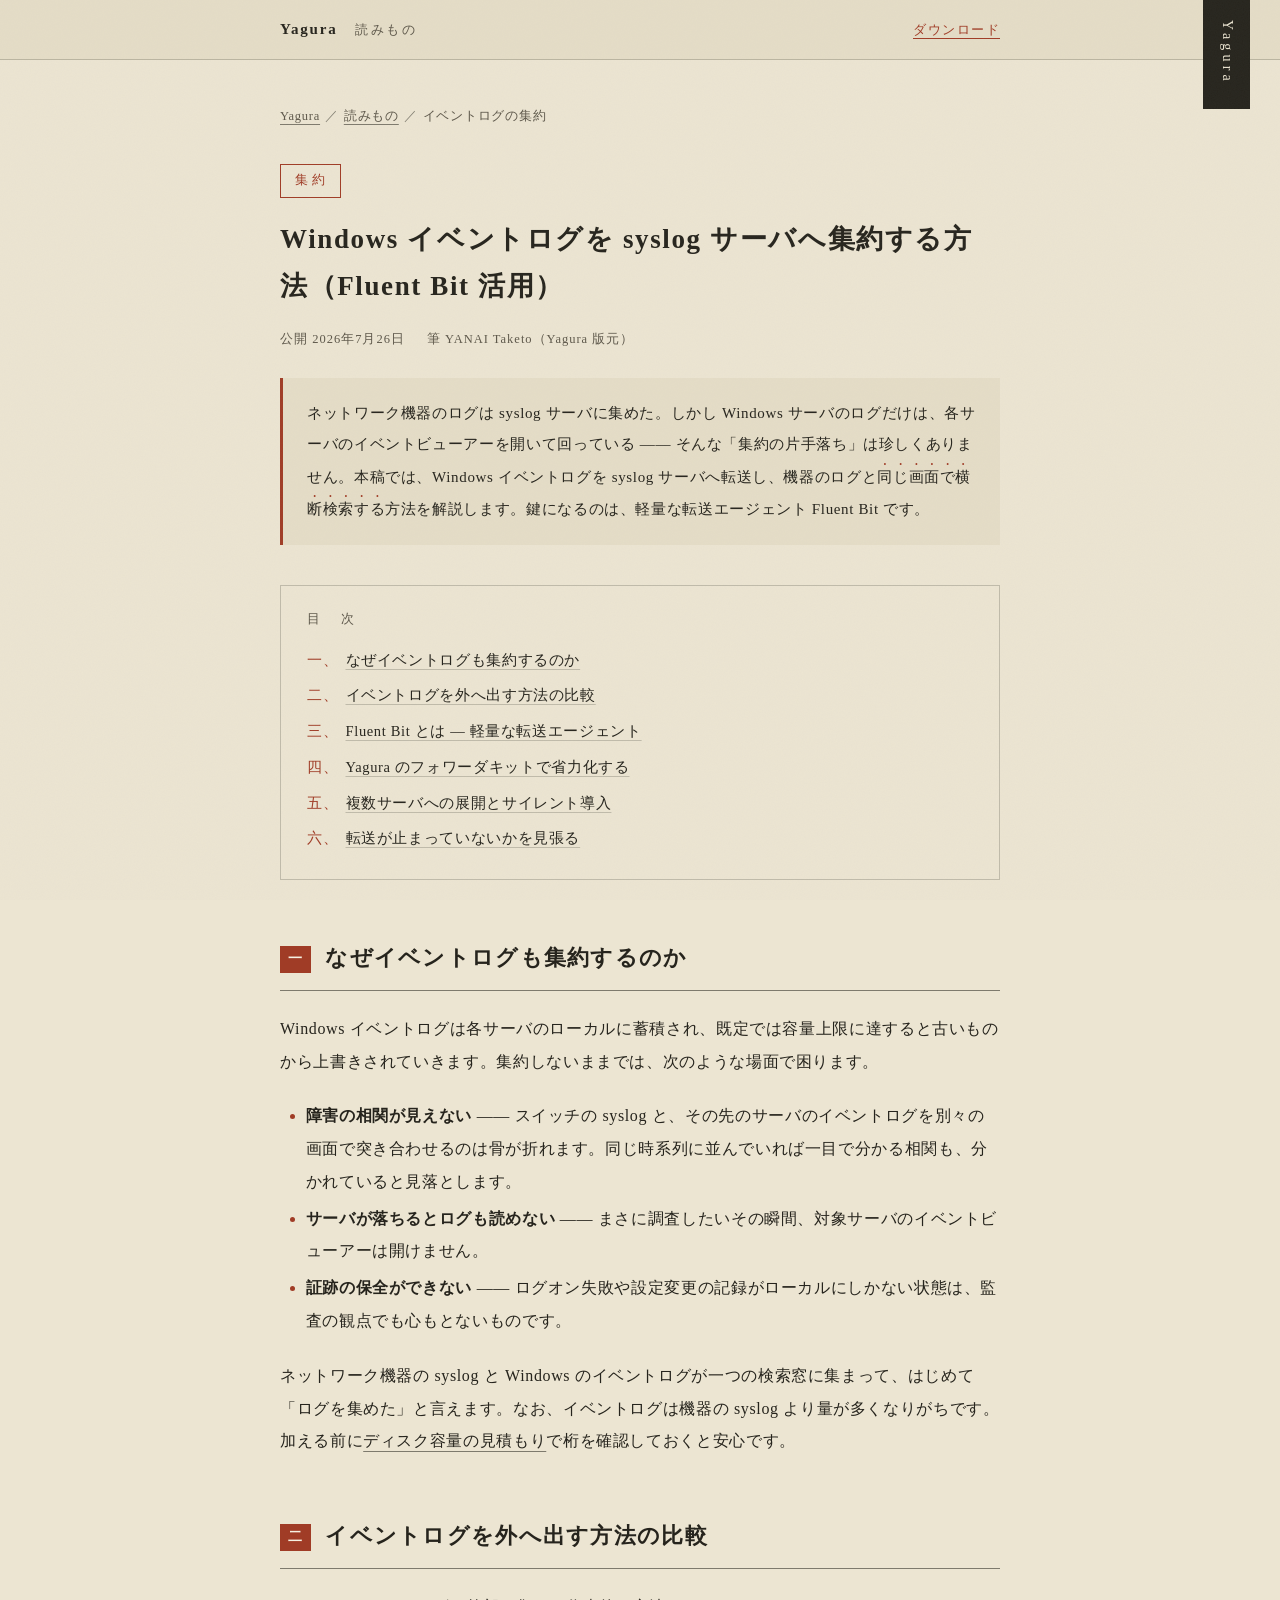
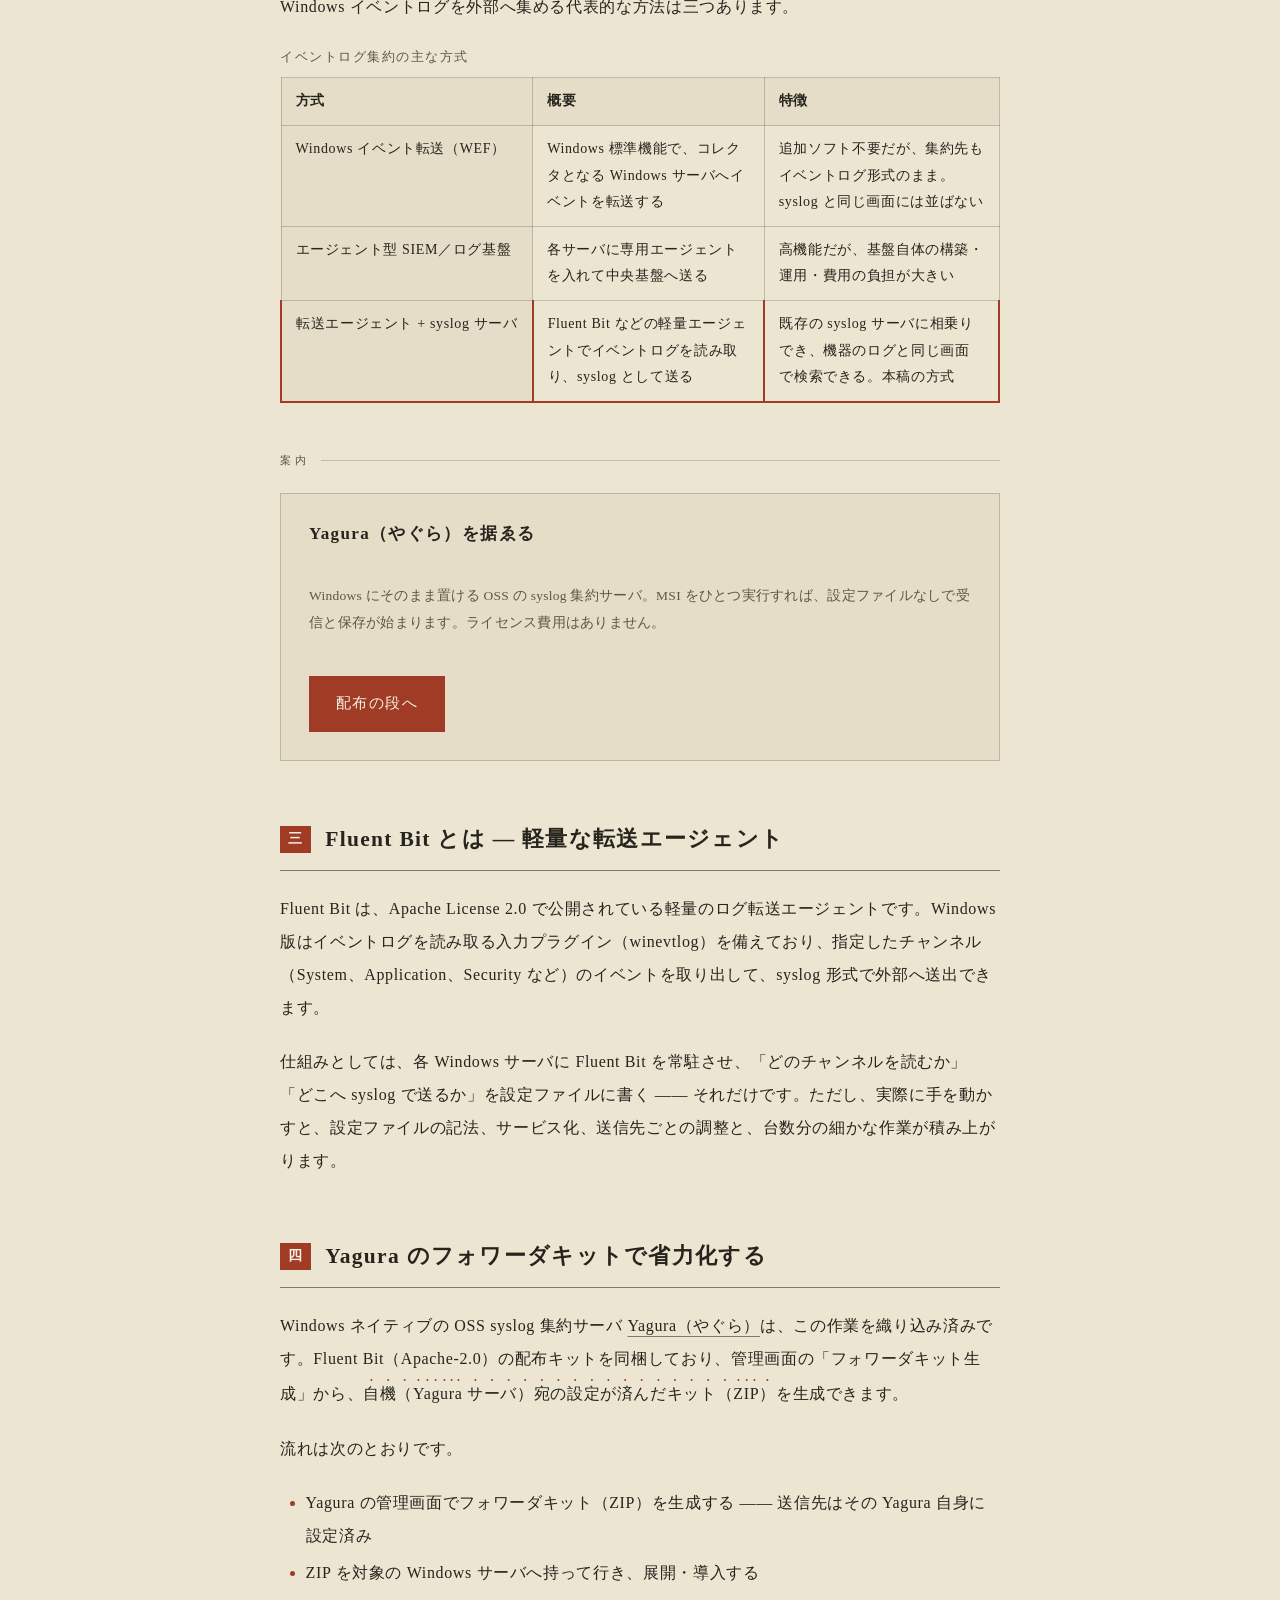
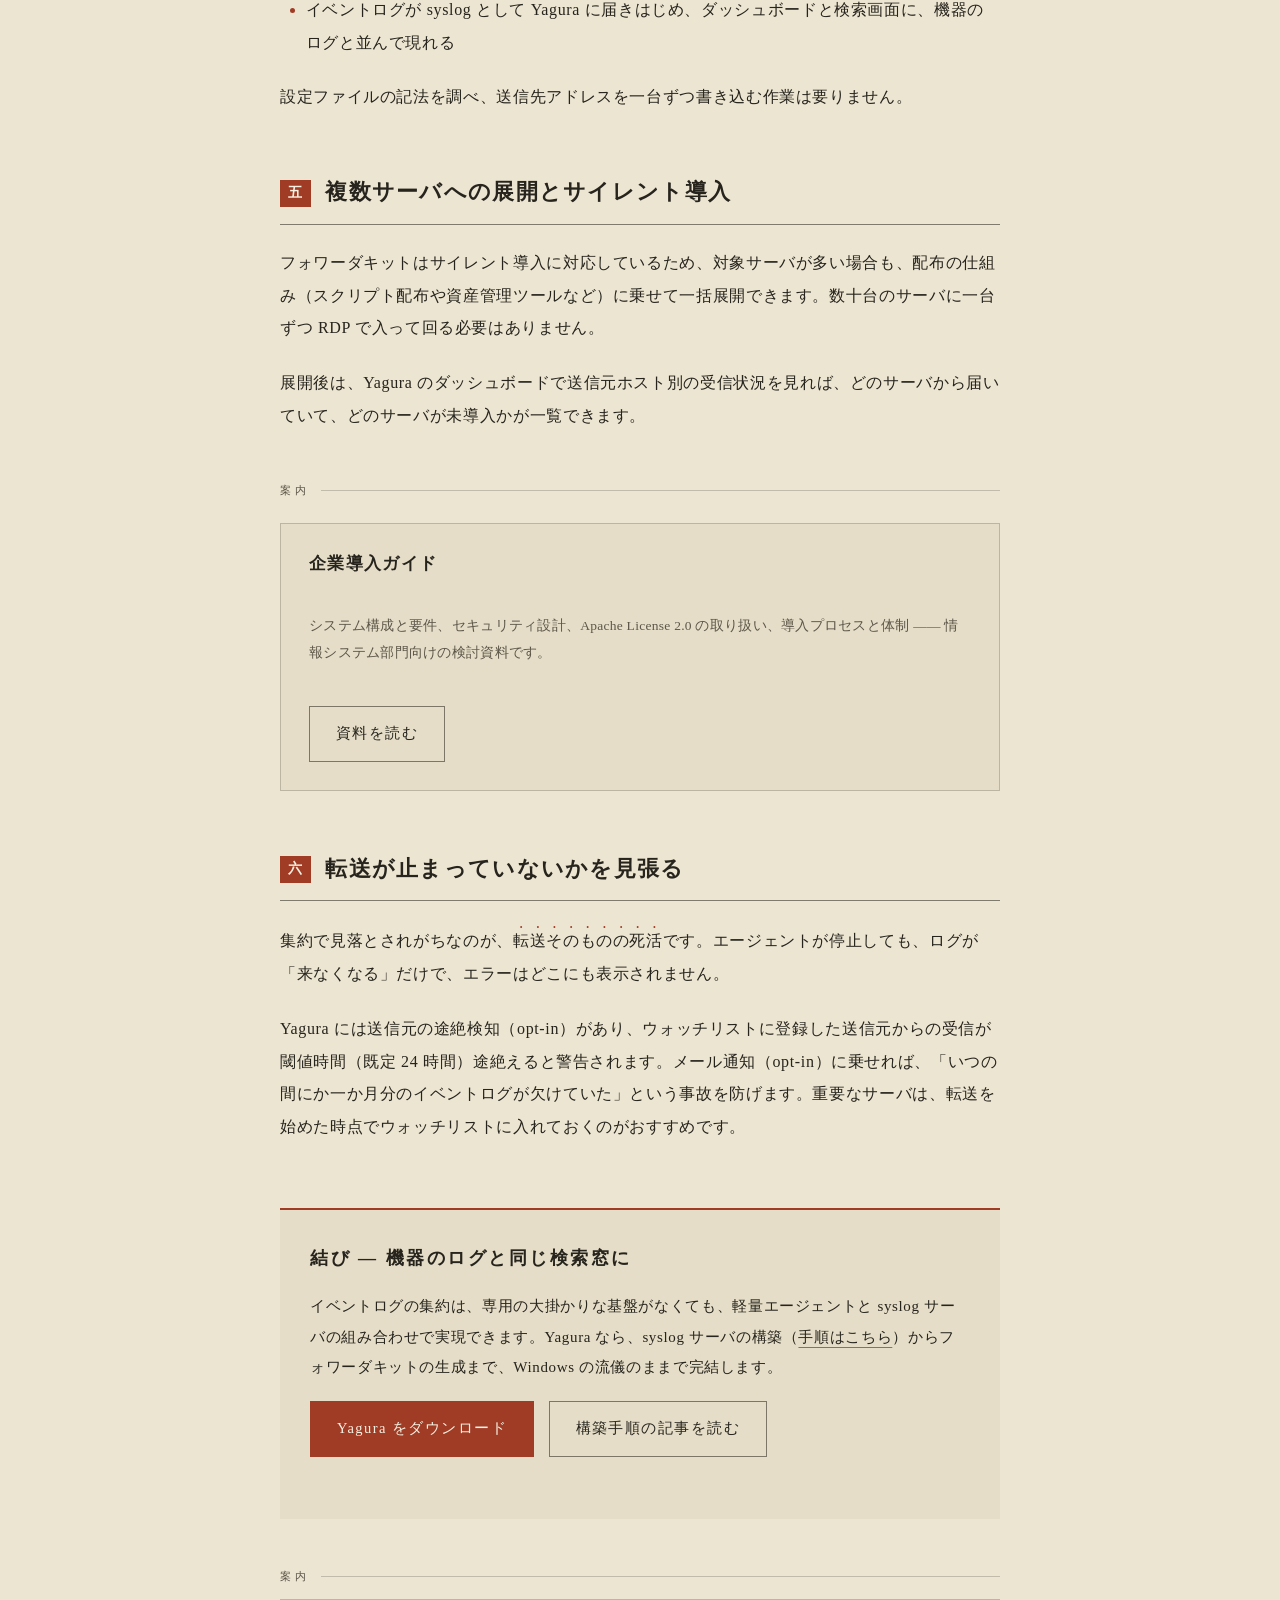
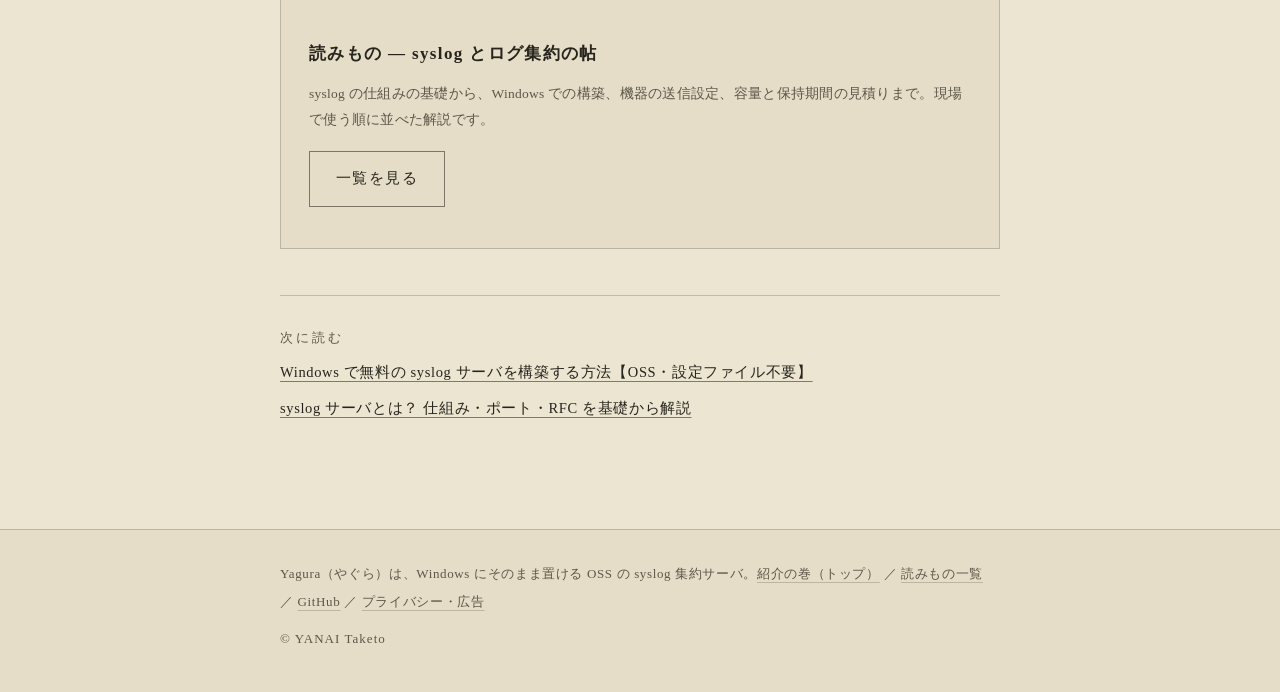
<file: blog/windows-eventlog-syslog/index.html>
<!DOCTYPE html>
<html lang="ja">
<head>
  <meta charset="utf-8">
  <meta name="viewport" content="width=device-width, initial-scale=1">
  <title>Windows イベントログを syslog サーバへ集約する方法（Fluent Bit 活用） | Yagura 読みもの</title>
  <meta name="description" content="Windows イベントログを syslog サーバに転送し、ネットワーク機器のログと一元管理する方法を解説。Fluent Bit による転送の仕組みと、Yagura のフォワーダキット生成機能を使った省力構築、サイレント導入までを紹介します。">
  <link rel="canonical" href="https://yagura.ta-yan.ai/blog/windows-eventlog-syslog/">
  <meta property="og:type" content="article">
  <meta property="og:title" content="Windows イベントログを syslog サーバへ集約する方法（Fluent Bit 活用）">
  <meta property="og:description" content="イベントログと機器の syslog を同じ画面で横断検索する。Fluent Bit とフォワーダキットによる集約手順。">
  <meta property="og:url" content="https://yagura.ta-yan.ai/blog/windows-eventlog-syslog/">
  <meta property="og:image" content="https://yagura.ta-yan.ai/images/ogp.png">
  <meta property="og:locale" content="ja_JP">
  <meta property="article:published_time" content="2026-07-26">
  <meta name="twitter:card" content="summary_large_image">
  <meta name="theme-color" media="(prefers-color-scheme: light)" content="#ece5d2">
  <meta name="theme-color" media="(prefers-color-scheme: dark)" content="#131820">
  <link rel="icon" href="../../images/favicon.svg" type="image/svg+xml">
  <link rel="icon" href="../../images/favicon-32.png" sizes="32x32" type="image/png">
  <link rel="apple-touch-icon" href="../../images/favicon-180.png">
  <link rel="stylesheet" href="../../css/blog.css">
  <link rel="stylesheet" href="../../css/koukoku.css">
  <script type="application/ld+json">
  {
    "@context": "https://schema.org",
    "@type": "BlogPosting",
    "headline": "Windows イベントログを syslog サーバへ集約する方法（Fluent Bit 活用）",
    "description": "Windows イベントログを syslog サーバに転送して一元管理する方法。Fluent Bit の仕組みと Yagura のフォワーダキットによる省力構築を解説。",
    "url": "https://yagura.ta-yan.ai/blog/windows-eventlog-syslog/",
    "mainEntityOfPage": "https://yagura.ta-yan.ai/blog/windows-eventlog-syslog/",
    "datePublished": "2026-07-26",
    "dateModified": "2026-07-26",
    "inLanguage": "ja",
    "image": "https://yagura.ta-yan.ai/images/ogp.png",
    "author": { "@type": "Person", "name": "YANAI Taketo", "url": "https://github.com/Yanai-Taketo" },
    "publisher": { "@type": "Person", "name": "YANAI Taketo" }
  }
  </script>
  <script type="application/ld+json">
  {
    "@context": "https://schema.org",
    "@type": "BreadcrumbList",
    "itemListElement": [
      { "@type": "ListItem", "position": 1, "name": "Yagura", "item": "https://yagura.ta-yan.ai/" },
      { "@type": "ListItem", "position": 2, "name": "読みもの", "item": "https://yagura.ta-yan.ai/blog/" },
      { "@type": "ListItem", "position": 3, "name": "Windows イベントログを syslog サーバへ集約する方法" }
    ]
  }
  </script>
</head>
<body data-root="../../">

<a class="skip" href="#honbun">本文へ移動</a>
<a class="daisen" href="../../" aria-label="Yagura トップへ">Yagura</a>

<header class="obi">
  <div class="obi-in">
    <a class="obi-home" href="../../">Yagura</a>
    <a class="obi-yomi" href="../" style="text-decoration:none">読みもの</a>
    <a class="obi-dl" href="../../#haifu">ダウンロード</a>
  </div>
</header>

<main class="shimen">

  <nav class="michishirube" aria-label="現在地">
    <ol>
      <li><a href="../../">Yagura</a></li>
      <li><a href="../">読みもの</a></li>
      <li>イベントログの集約</li>
    </ol>
  </nav>

  <article>
    <header class="kiji-head">
      <p class="kiji-kan">集約</p>
      <h1>Windows イベントログを syslog サーバへ集約する方法（Fluent Bit 活用）</h1>
      <p class="kiji-meta">
        <span>公開 2026年7月26日</span>
        <span>筆 YANAI Taketo（Yagura 版元）</span>
      </p>
      <p class="kiji-lead">ネットワーク機器のログは syslog サーバに集めた。しかし Windows サーバのログだけは、各サーバのイベントビューアーを開いて回っている —— そんな「集約の片手落ち」は珍しくありません。本稿では、Windows イベントログを syslog サーバへ転送し、機器のログと<em>同じ画面で横断検索する</em>方法を解説します。鍵になるのは、軽量な転送エージェント Fluent Bit です。</p>
    </header>

    <nav class="shiori-box" aria-label="目次">
      <p>目　次</p>
      <ol>
        <li><a href="#naze">なぜイベントログも集約するのか</a></li>
        <li><a href="#hoho">イベントログを外へ出す方法の比較</a></li>
        <li><a href="#fluentbit">Fluent Bit とは — 軽量な転送エージェント</a></li>
        <li><a href="#kit">Yagura のフォワーダキットで省力化する</a></li>
        <li><a href="#tenkai">複数サーバへの展開とサイレント導入</a></li>
        <li><a href="#kansi">転送が止まっていないかを見張る</a></li>
      </ol>
    </nav>

    <div class="kiji" id="honbun">

      <h2 id="naze">なぜイベントログも集約するのか</h2>
      <p>Windows イベントログは各サーバのローカルに蓄積され、既定では容量上限に達すると古いものから上書きされていきます。集約しないままでは、次のような場面で困ります。</p>
      <ul>
        <li><strong>障害の相関が見えない</strong> —— スイッチの syslog と、その先のサーバのイベントログを別々の画面で突き合わせるのは骨が折れます。同じ時系列に並んでいれば一目で分かる相関も、分かれていると見落とします。</li>
        <li><strong>サーバが落ちるとログも読めない</strong> —— まさに調査したいその瞬間、対象サーバのイベントビューアーは開けません。</li>
        <li><strong>証跡の保全ができない</strong> —— ログオン失敗や設定変更の記録がローカルにしかない状態は、監査の観点でも心もとないものです。</li>
      </ul>
      <p>ネットワーク機器の syslog と Windows のイベントログが一つの検索窓に集まって、はじめて「ログを集めた」と言えます。なお、イベントログは機器の syslog より量が多くなりがちです。加える前に<a href="../syslog-disk-sizing/">ディスク容量の見積もり</a>で桁を確認しておくと安心です。</p>

      <h2 id="hoho">イベントログを外へ出す方法の比較</h2>
      <p>Windows イベントログを外部へ集める代表的な方法は三つあります。</p>
      <div class="table-scroll">
        <table>
          <caption>イベントログ集約の主な方式</caption>
          <thead>
            <tr><th scope="col">方式</th><th scope="col">概要</th><th scope="col">特徴</th></tr>
          </thead>
          <tbody>
            <tr>
              <th scope="row">Windows イベント転送（WEF）</th>
              <td>Windows 標準機能で、コレクタとなる Windows サーバへイベントを転送する</td>
              <td>追加ソフト不要だが、集約先もイベントログ形式のまま。syslog と同じ画面には並ばない</td>
            </tr>
            <tr>
              <th scope="row">エージェント型 SIEM／ログ基盤</th>
              <td>各サーバに専用エージェントを入れて中央基盤へ送る</td>
              <td>高機能だが、基盤自体の構築・運用・費用の負担が大きい</td>
            </tr>
            <tr>
              <th scope="row" class="ware">転送エージェント + syslog サーバ</th>
              <td class="ware">Fluent Bit などの軽量エージェントでイベントログを読み取り、syslog として送る</td>
              <td class="ware">既存の syslog サーバに相乗りでき、機器のログと同じ画面で検索できる。本稿の方式</td>
            </tr>
          </tbody>
        </table>
      </div>

      <div class="koukoku" data-koukoku="honbun-hajime"></div>

      <h2 id="fluentbit">Fluent Bit とは — 軽量な転送エージェント</h2>
      <p>Fluent Bit は、Apache License 2.0 で公開されている軽量のログ転送エージェントです。Windows 版はイベントログを読み取る入力プラグイン（winevtlog）を備えており、指定したチャンネル（System、Application、Security など）のイベントを取り出して、syslog 形式で外部へ送出できます。</p>
      <p>仕組みとしては、各 Windows サーバに Fluent Bit を常駐させ、「どのチャンネルを読むか」「どこへ syslog で送るか」を設定ファイルに書く —— それだけです。ただし、実際に手を動かすと、設定ファイルの記法、サービス化、送信先ごとの調整と、台数分の細かな作業が積み上がります。</p>

      <h2 id="kit">Yagura のフォワーダキットで省力化する</h2>
      <p>Windows ネイティブの OSS syslog 集約サーバ <a href="../../">Yagura（やぐら）</a>は、この作業を織り込み済みです。Fluent Bit（Apache-2.0）の配布キットを同梱しており、管理画面の「フォワーダキット生成」から、<em>自機（Yagura サーバ）宛の設定が済んだキット（ZIP）</em>を生成できます。</p>
      <p>流れは次のとおりです。</p>
      <ul>
        <li>Yagura の管理画面でフォワーダキット（ZIP）を生成する —— 送信先はその Yagura 自身に設定済み</li>
        <li>ZIP を対象の Windows サーバへ持って行き、展開・導入する</li>
        <li>イベントログが syslog として Yagura に届きはじめ、ダッシュボードと検索画面に、機器のログと並んで現れる</li>
      </ul>
      <p>設定ファイルの記法を調べ、送信先アドレスを一台ずつ書き込む作業は要りません。</p>

      <h2 id="tenkai">複数サーバへの展開とサイレント導入</h2>
      <p>フォワーダキットはサイレント導入に対応しているため、対象サーバが多い場合も、配布の仕組み（スクリプト配布や資産管理ツールなど）に乗せて一括展開できます。数十台のサーバに一台ずつ RDP で入って回る必要はありません。</p>
      <p>展開後は、Yagura のダッシュボードで送信元ホスト別の受信状況を見れば、どのサーバから届いていて、どのサーバが未導入かが一覧できます。</p>

      <div class="koukoku" data-koukoku="honbun-naka"></div>

      <h2 id="kansi">転送が止まっていないかを見張る</h2>
      <p>集約で見落とされがちなのが、<em>転送そのものの死活</em>です。エージェントが停止しても、ログが「来なくなる」だけで、エラーはどこにも表示されません。</p>
      <p>Yagura には送信元の途絶検知（opt-in）があり、ウォッチリストに登録した送信元からの受信が閾値時間（既定 24 時間）途絶えると警告されます。メール通知（opt-in）に乗せれば、「いつの間にか一か月分のイベントログが欠けていた」という事故を防げます。重要なサーバは、転送を始めた時点でウォッチリストに入れておくのがおすすめです。</p>

    </div>

    <aside class="musubi">
      <h2>結び — 機器のログと同じ検索窓に</h2>
      <p>イベントログの集約は、専用の大掛かりな基盤がなくても、軽量エージェントと syslog サーバの組み合わせで実現できます。Yagura なら、syslog サーバの構築（<a href="../windows-syslog-server/">手順はこちら</a>）からフォワーダキットの生成まで、Windows の流儀のままで完結します。</p>
      <p>
        <a class="btn btn-shu" href="../../#haifu">Yagura をダウンロード</a>
        <a class="btn" href="../windows-syslog-server/">構築手順の記事を読む</a>
      </p>
    </aside>

    <div class="koukoku" data-koukoku="kiji-shita"></div>

    <nav class="tsugi" aria-label="次の読みもの">
      <p class="fu">次に読む</p>
      <p><a href="../windows-syslog-server/">Windows で無料の syslog サーバを構築する方法【OSS・設定ファイル不要】</a></p>
      <p><a href="../syslog-server-basics/">syslog サーバとは？ 仕組み・ポート・RFC を基礎から解説</a></p>
    </nav>
  </article>

</main>

<footer class="okuzuke">
  <div class="okuzuke-in">
    <p>Yagura（やぐら）は、Windows にそのまま置ける OSS の syslog 集約サーバ。<a href="../../">紹介の巻（トップ）</a> ／ <a href="../">読みもの一覧</a> ／ <a href="https://github.com/Yanai-Taketo/Yagura">GitHub</a> ／ <a href="../../privacy/">プライバシー・広告</a></p>
    <p class="cr">© YANAI Taketo</p>
  </div>
</footer>

<script src="../../js/koukoku.js" defer></script>

</body>
</html>
</file>
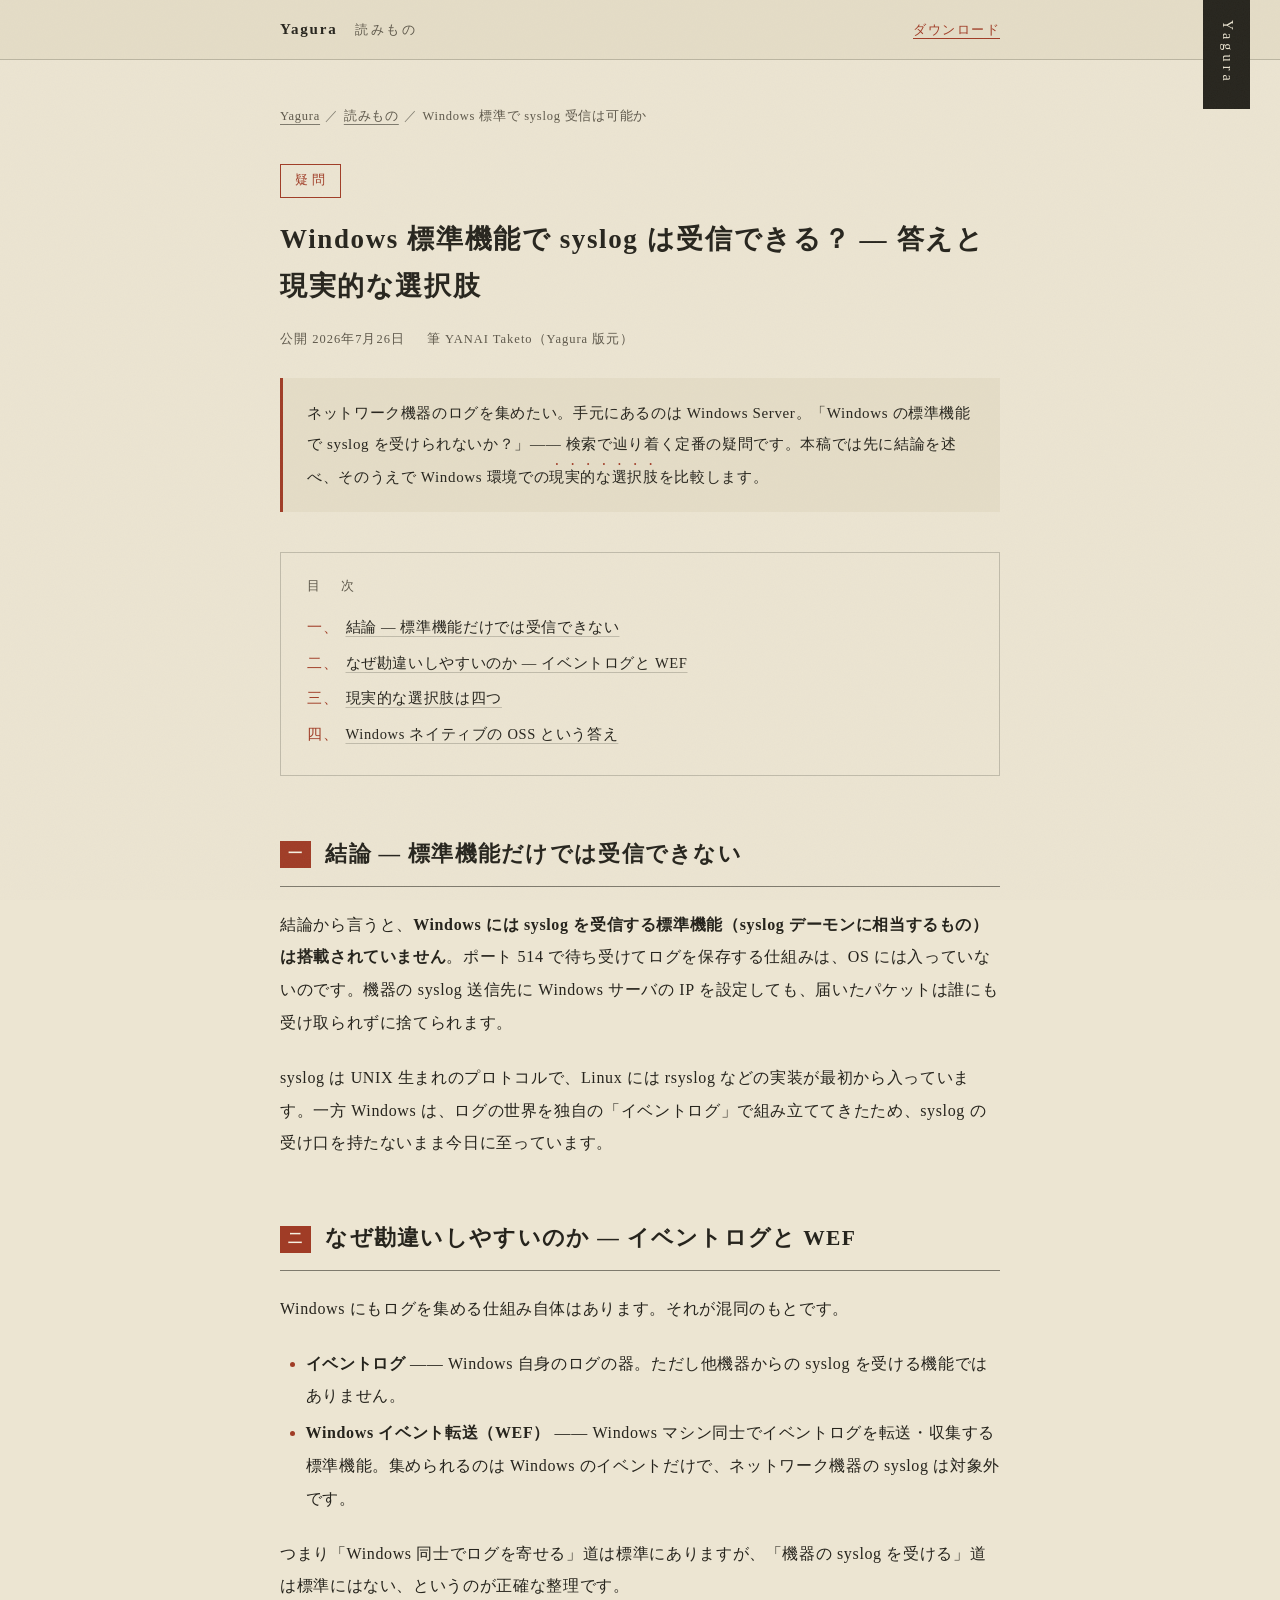
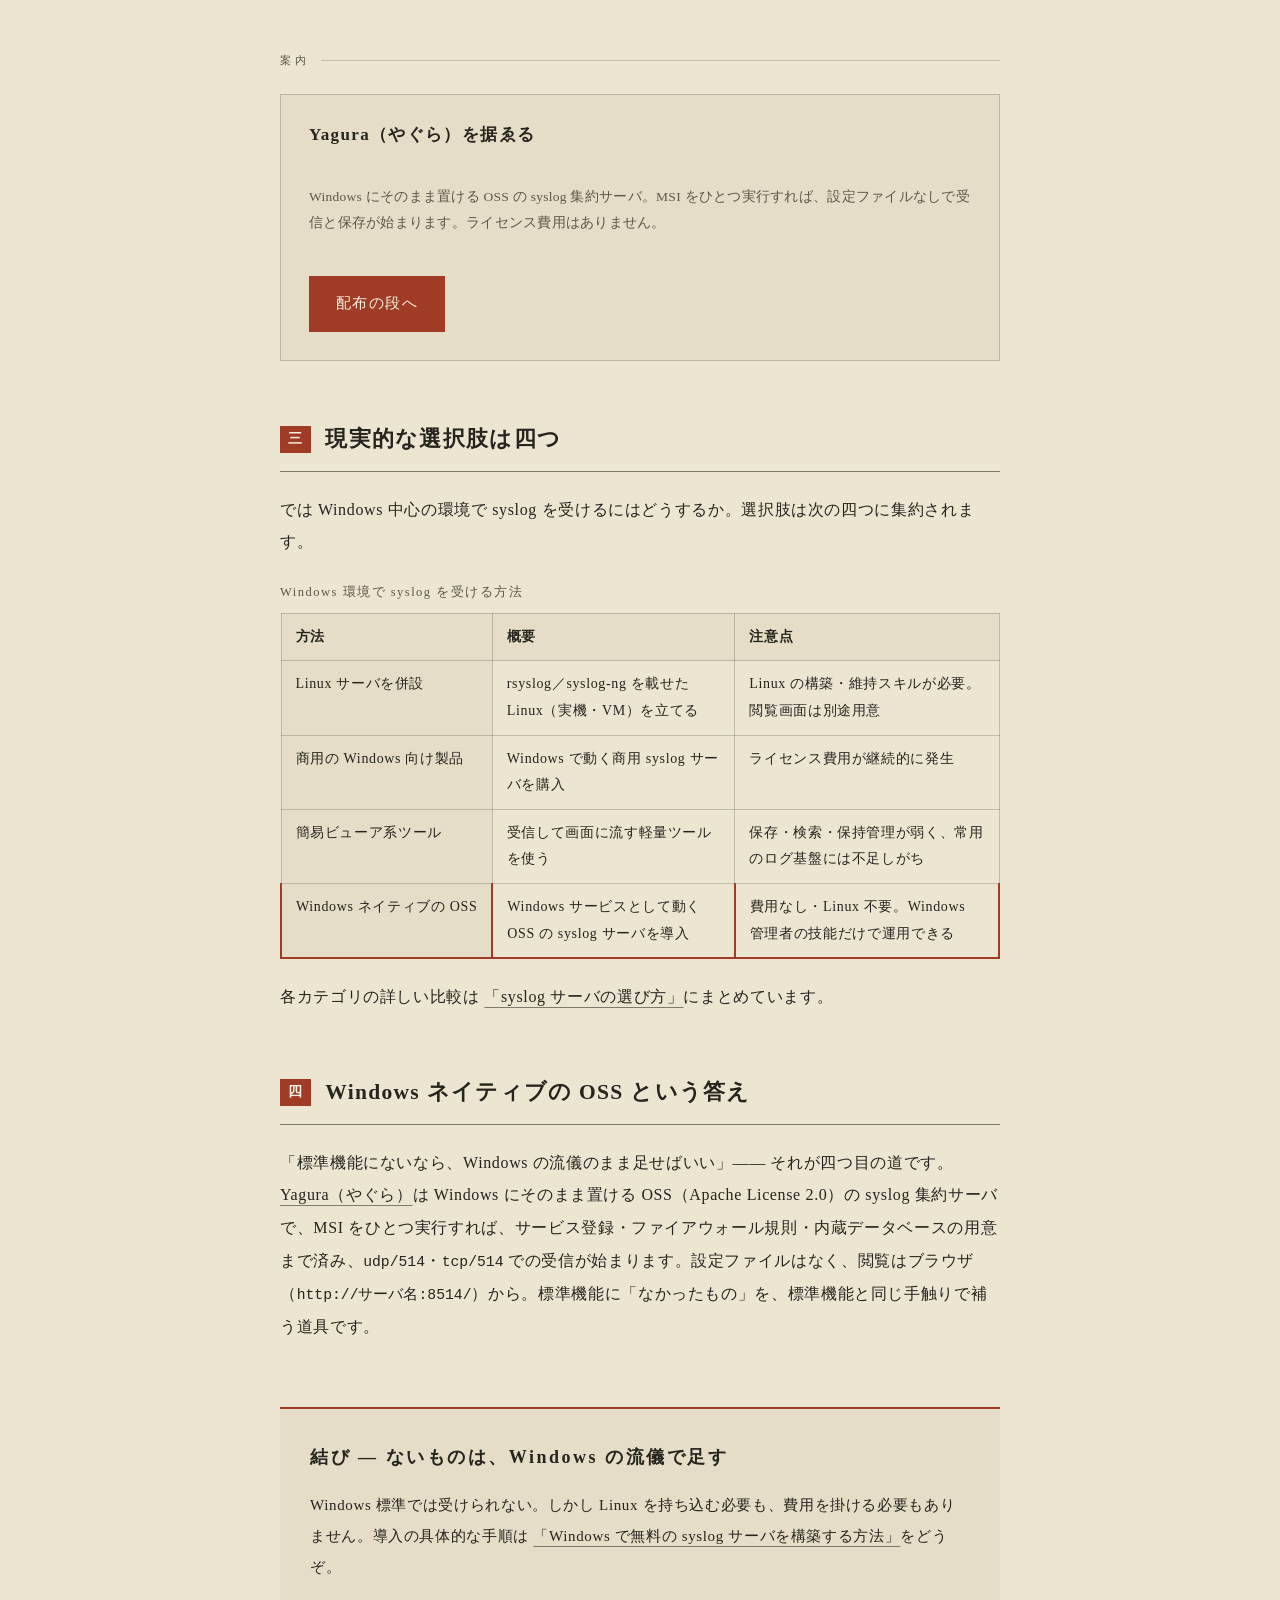
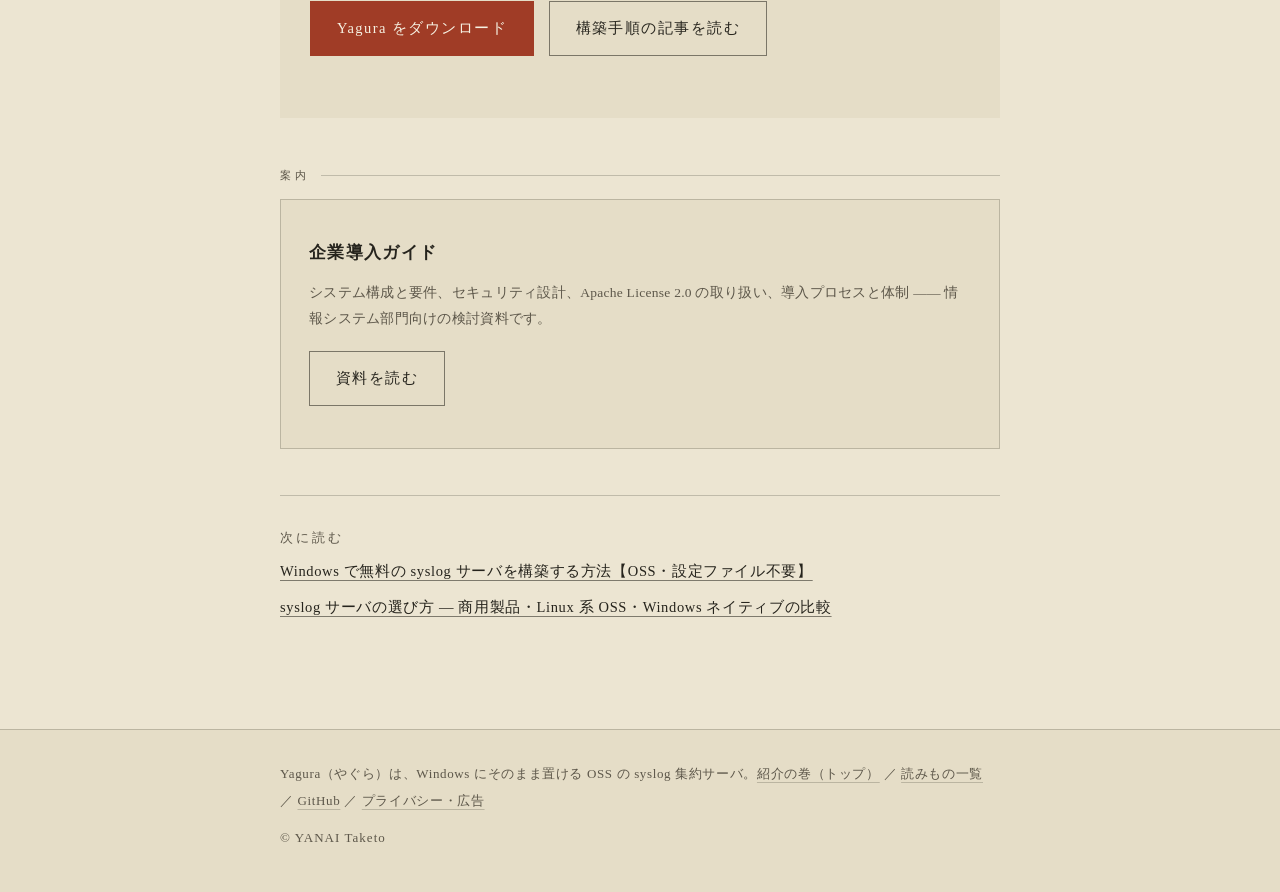
<file: blog/windows-standard-syslog/index.html>
<!DOCTYPE html>
<html lang="ja">
<head>
  <meta charset="utf-8">
  <meta name="viewport" content="width=device-width, initial-scale=1">
  <title>Windows 標準機能で syslog は受信できる？ — 答えと現実的な選択肢 | Yagura 読みもの</title>
  <meta name="description" content="Windows Server の標準機能だけで syslog を受信できるのか？ 結論と理由を解説。イベントログや Windows イベント転送（WEF）との違い、Linux 併用・商用製品・Windows ネイティブ OSS という現実的な選択肢を比較します。">
  <link rel="canonical" href="https://yagura.ta-yan.ai/blog/windows-standard-syslog/">
  <meta property="og:type" content="article">
  <meta property="og:title" content="Windows 標準機能で syslog は受信できる？ — 答えと現実的な選択肢">
  <meta property="og:description" content="Windows 標準に syslog 受信機能はあるのか。結論と、Windows 環境での現実的な選択肢を整理。">
  <meta property="og:url" content="https://yagura.ta-yan.ai/blog/windows-standard-syslog/">
  <meta property="og:image" content="https://yagura.ta-yan.ai/images/ogp.png">
  <meta property="og:locale" content="ja_JP">
  <meta property="article:published_time" content="2026-07-26">
  <meta name="twitter:card" content="summary_large_image">
  <meta name="theme-color" media="(prefers-color-scheme: light)" content="#ece5d2">
  <meta name="theme-color" media="(prefers-color-scheme: dark)" content="#131820">
  <link rel="icon" href="../../images/favicon.svg" type="image/svg+xml">
  <link rel="icon" href="../../images/favicon-32.png" sizes="32x32" type="image/png">
  <link rel="apple-touch-icon" href="../../images/favicon-180.png">
  <link rel="stylesheet" href="../../css/blog.css">
  <link rel="stylesheet" href="../../css/koukoku.css">
  <script type="application/ld+json">
{
  "@context": "https://schema.org",
  "@type": "BlogPosting",
  "headline": "Windows 標準機能で syslog は受信できる？ — 答えと現実的な選択肢",
  "description": "Windows 標準に syslog 受信機能はあるのか。結論と、Windows 環境での現実的な選択肢を整理。",
  "url": "https://yagura.ta-yan.ai/blog/windows-standard-syslog/",
  "mainEntityOfPage": "https://yagura.ta-yan.ai/blog/windows-standard-syslog/",
  "datePublished": "2026-07-26",
  "dateModified": "2026-07-26",
  "inLanguage": "ja",
  "image": "https://yagura.ta-yan.ai/images/ogp.png",
  "author": {
    "@type": "Person",
    "name": "YANAI Taketo",
    "url": "https://github.com/Yanai-Taketo"
  },
  "publisher": {
    "@type": "Person",
    "name": "YANAI Taketo"
  }
}
  </script>
  <script type="application/ld+json">
{
  "@context": "https://schema.org",
  "@type": "BreadcrumbList",
  "itemListElement": [
    {
      "@type": "ListItem",
      "position": 1,
      "name": "Yagura",
      "item": "https://yagura.ta-yan.ai/"
    },
    {
      "@type": "ListItem",
      "position": 2,
      "name": "読みもの",
      "item": "https://yagura.ta-yan.ai/blog/"
    },
    {
      "@type": "ListItem",
      "position": 3,
      "name": "Windows 標準機能で syslog は受信できる？ — 答えと現実的な選択肢"
    }
  ]
}
  </script>
</head>
<body data-root="../../">

<a class="skip" href="#honbun">本文へ移動</a>
<a class="daisen" href="../../" aria-label="Yagura トップへ">Yagura</a>

<header class="obi">
  <div class="obi-in">
    <a class="obi-home" href="../../">Yagura</a>
    <a class="obi-yomi" href="../" style="text-decoration:none">読みもの</a>
    <a class="obi-dl" href="../../#haifu">ダウンロード</a>
  </div>
</header>

<main class="shimen">

  <nav class="michishirube" aria-label="現在地">
    <ol>
      <li><a href="../../">Yagura</a></li>
      <li><a href="../">読みもの</a></li>
      <li>Windows 標準で syslog 受信は可能か</li>
    </ol>
  </nav>

  <article>
    <header class="kiji-head">
      <p class="kiji-kan">疑問</p>
      <h1>Windows 標準機能で syslog は受信できる？ — 答えと現実的な選択肢</h1>
      <p class="kiji-meta">
        <span>公開 2026年7月26日</span>
        <span>筆 YANAI Taketo（Yagura 版元）</span>
      </p>
      <p class="kiji-lead">ネットワーク機器のログを集めたい。手元にあるのは Windows Server。「Windows の標準機能で syslog を受けられないか？」—— 検索で辿り着く定番の疑問です。本稿では先に結論を述べ、そのうえで Windows 環境での<em>現実的な選択肢</em>を比較します。</p>
    </header>

    <nav class="shiori-box" aria-label="目次">
      <p>目　次</p>
      <ol>
        <li><a href="#ketsuron">結論 — 標準機能だけでは受信できない</a></li>
        <li><a href="#naze">なぜ勘違いしやすいのか — イベントログと WEF</a></li>
        <li><a href="#sentakushi">現実的な選択肢は四つ</a></li>
        <li><a href="#native">Windows ネイティブの OSS という答え</a></li>
      </ol>
    </nav>

    <div class="kiji" id="honbun">

      <h2 id="ketsuron">結論 — 標準機能だけでは受信できない</h2>
      <p>結論から言うと、<strong>Windows には syslog を受信する標準機能（syslog デーモンに相当するもの）は搭載されていません</strong>。ポート 514 で待ち受けてログを保存する仕組みは、OS には入っていないのです。機器の syslog 送信先に Windows サーバの IP を設定しても、届いたパケットは誰にも受け取られずに捨てられます。</p>
      <p>syslog は UNIX 生まれのプロトコルで、Linux には rsyslog などの実装が最初から入っています。一方 Windows は、ログの世界を独自の「イベントログ」で組み立ててきたため、syslog の受け口を持たないまま今日に至っています。</p>

      <h2 id="naze">なぜ勘違いしやすいのか — イベントログと WEF</h2>
      <p>Windows にもログを集める仕組み自体はあります。それが混同のもとです。</p>
      <ul>
        <li><strong>イベントログ</strong> —— Windows 自身のログの器。ただし他機器からの syslog を受ける機能ではありません。</li>
        <li><strong>Windows イベント転送（WEF）</strong> —— Windows マシン同士でイベントログを転送・収集する標準機能。集められるのは Windows のイベントだけで、ネットワーク機器の syslog は対象外です。</li>
      </ul>
      <p>つまり「Windows 同士でログを寄せる」道は標準にありますが、「機器の syslog を受ける」道は標準にはない、というのが正確な整理です。</p>

      <div class="koukoku" data-koukoku="honbun-naka"></div>

      <h2 id="sentakushi">現実的な選択肢は四つ</h2>
      <p>では Windows 中心の環境で syslog を受けるにはどうするか。選択肢は次の四つに集約されます。</p>
      <div class="table-scroll">
        <table>
          <caption>Windows 環境で syslog を受ける方法</caption>
          <thead>
            <tr><th scope="col">方法</th><th scope="col">概要</th><th scope="col">注意点</th></tr>
          </thead>
          <tbody>
            <tr><th scope="row">Linux サーバを併設</th><td>rsyslog／syslog-ng を載せた Linux（実機・VM）を立てる</td><td>Linux の構築・維持スキルが必要。閲覧画面は別途用意</td></tr>
            <tr><th scope="row">商用の Windows 向け製品</th><td>Windows で動く商用 syslog サーバを購入</td><td>ライセンス費用が継続的に発生</td></tr>
            <tr><th scope="row">簡易ビューア系ツール</th><td>受信して画面に流す軽量ツールを使う</td><td>保存・検索・保持管理が弱く、常用のログ基盤には不足しがち</td></tr>
            <tr><th scope="row" class="ware">Windows ネイティブの OSS</th><td class="ware">Windows サービスとして動く OSS の syslog サーバを導入</td><td class="ware">費用なし・Linux 不要。Windows 管理者の技能だけで運用できる</td></tr>
          </tbody>
        </table>
      </div>
      <p>各カテゴリの詳しい比較は <a href="../syslog-server-selection/">「syslog サーバの選び方」</a>にまとめています。</p>

      <h2 id="native">Windows ネイティブの OSS という答え</h2>
      <p>「標準機能にないなら、Windows の流儀のまま足せばいい」—— それが四つ目の道です。<a href="../../">Yagura（やぐら）</a>は Windows にそのまま置ける OSS（Apache License 2.0）の syslog 集約サーバで、MSI をひとつ実行すれば、サービス登録・ファイアウォール規則・内蔵データベースの用意まで済み、<code>udp/514</code>・<code>tcp/514</code> での受信が始まります。設定ファイルはなく、閲覧はブラウザ（<code>http://サーバ名:8514/</code>）から。標準機能に「なかったもの」を、標準機能と同じ手触りで補う道具です。</p>

    </div>

    <aside class="musubi">
      <h2>結び — ないものは、Windows の流儀で足す</h2>
      <p>Windows 標準では受けられない。しかし Linux を持ち込む必要も、費用を掛ける必要もありません。導入の具体的な手順は <a href="../windows-syslog-server/">「Windows で無料の syslog サーバを構築する方法」</a>をどうぞ。</p>
      <p>
        <a class="btn btn-shu" href="../../#haifu">Yagura をダウンロード</a>
        <a class="btn" href="../windows-syslog-server/">構築手順の記事を読む</a>
      </p>
    </aside>

    <div class="koukoku" data-koukoku="kiji-shita"></div>

    <nav class="tsugi" aria-label="次の読みもの">
      <p class="fu">次に読む</p>
      <p><a href="../windows-syslog-server/">Windows で無料の syslog サーバを構築する方法【OSS・設定ファイル不要】</a></p>
      <p><a href="../syslog-server-selection/">syslog サーバの選び方 — 商用製品・Linux 系 OSS・Windows ネイティブの比較</a></p>
    </nav>
  </article>

</main>

<footer class="okuzuke">
  <div class="okuzuke-in">
    <p>Yagura（やぐら）は、Windows にそのまま置ける OSS の syslog 集約サーバ。<a href="../../">紹介の巻（トップ）</a> ／ <a href="../">読みもの一覧</a> ／ <a href="https://github.com/Yanai-Taketo/Yagura">GitHub</a> ／ <a href="../../privacy/">プライバシー・広告</a></p>
    <p class="cr">© YANAI Taketo</p>
  </div>
</footer>

<script src="../../js/koukoku.js" defer></script>

</body>
</html>
</file>
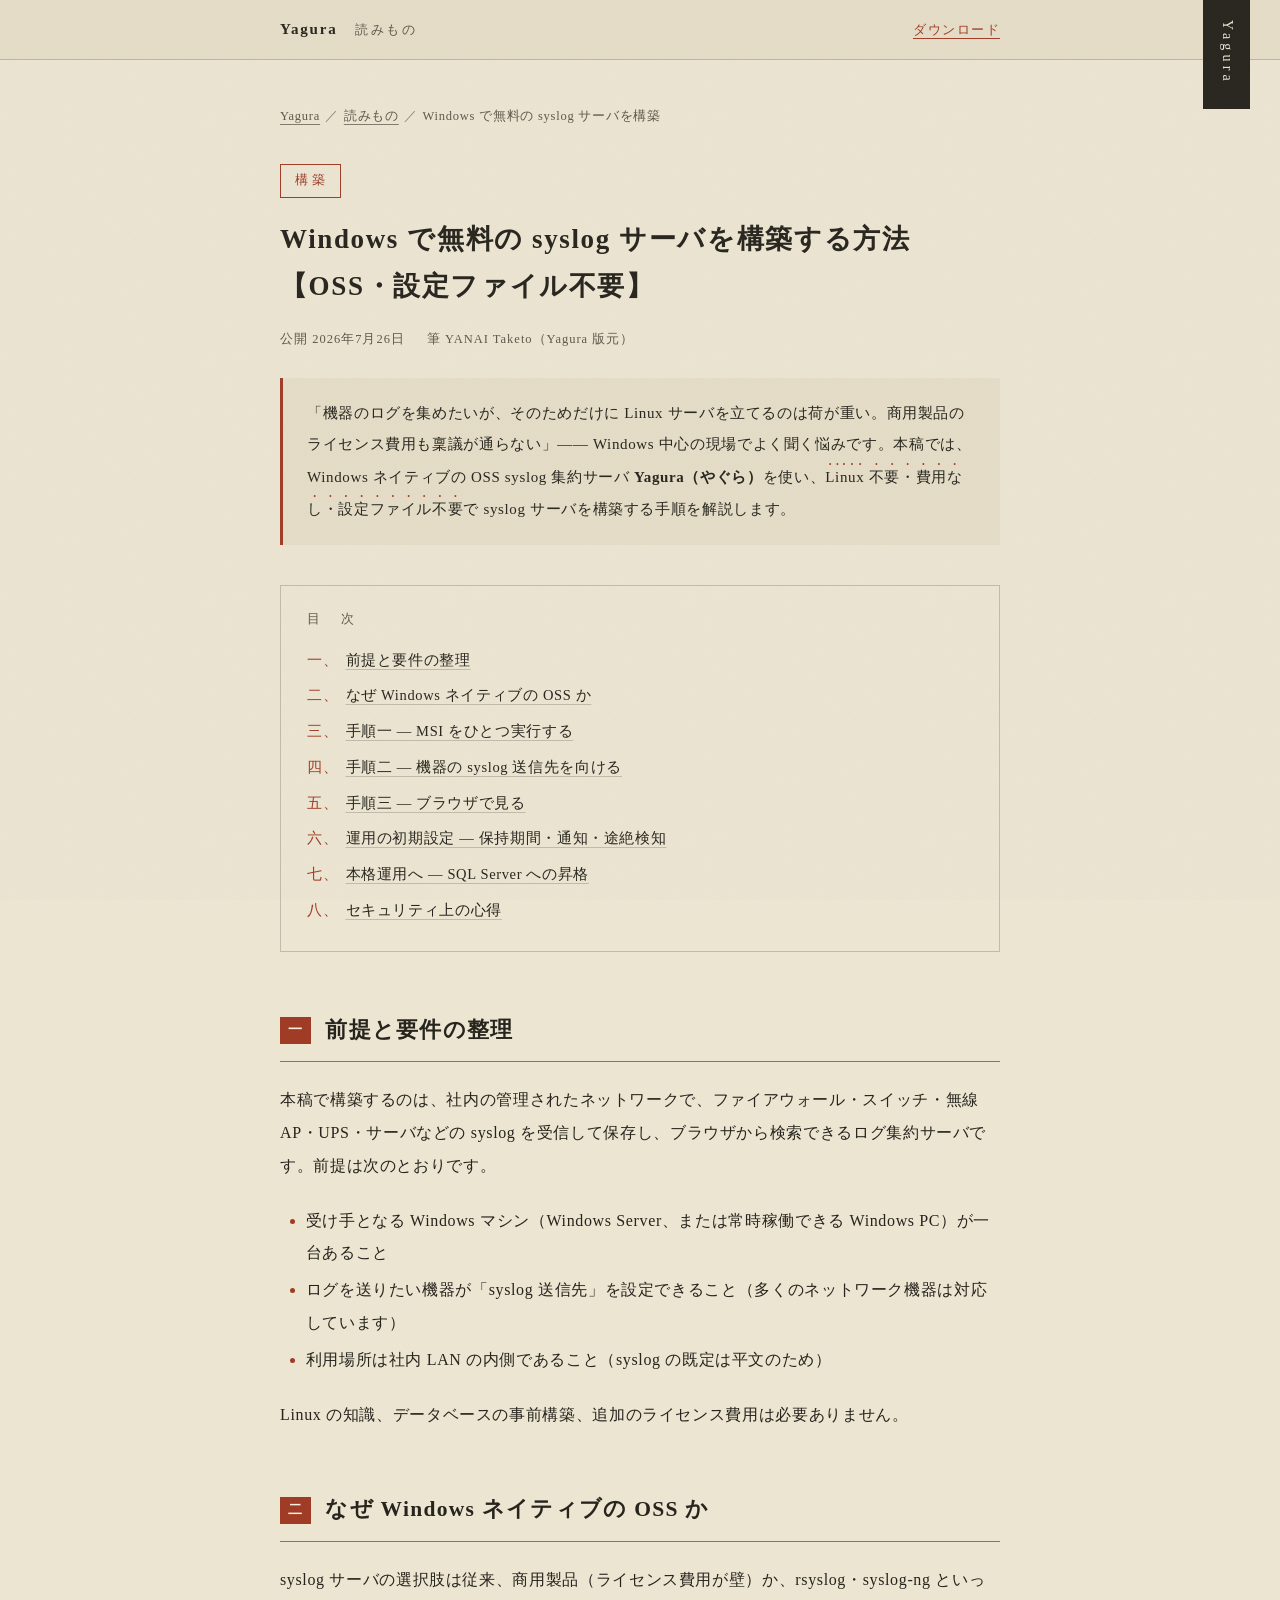
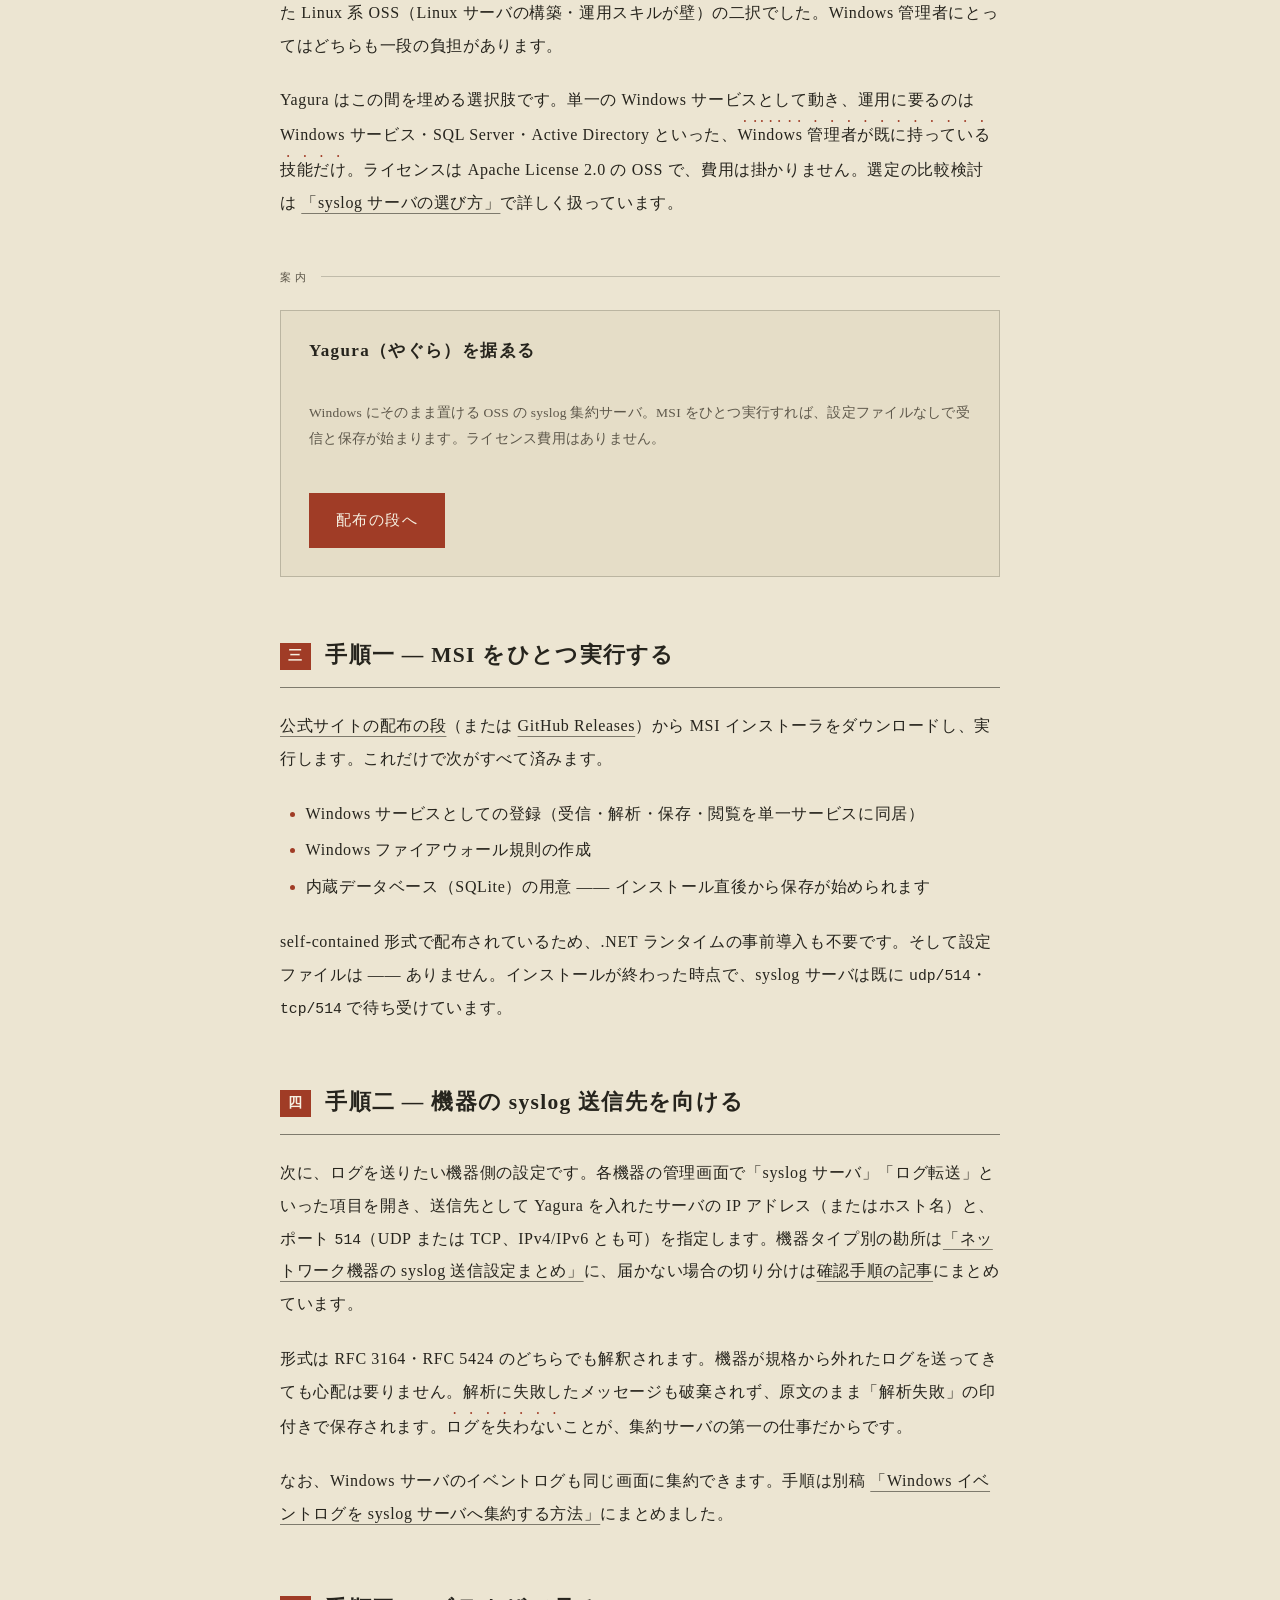
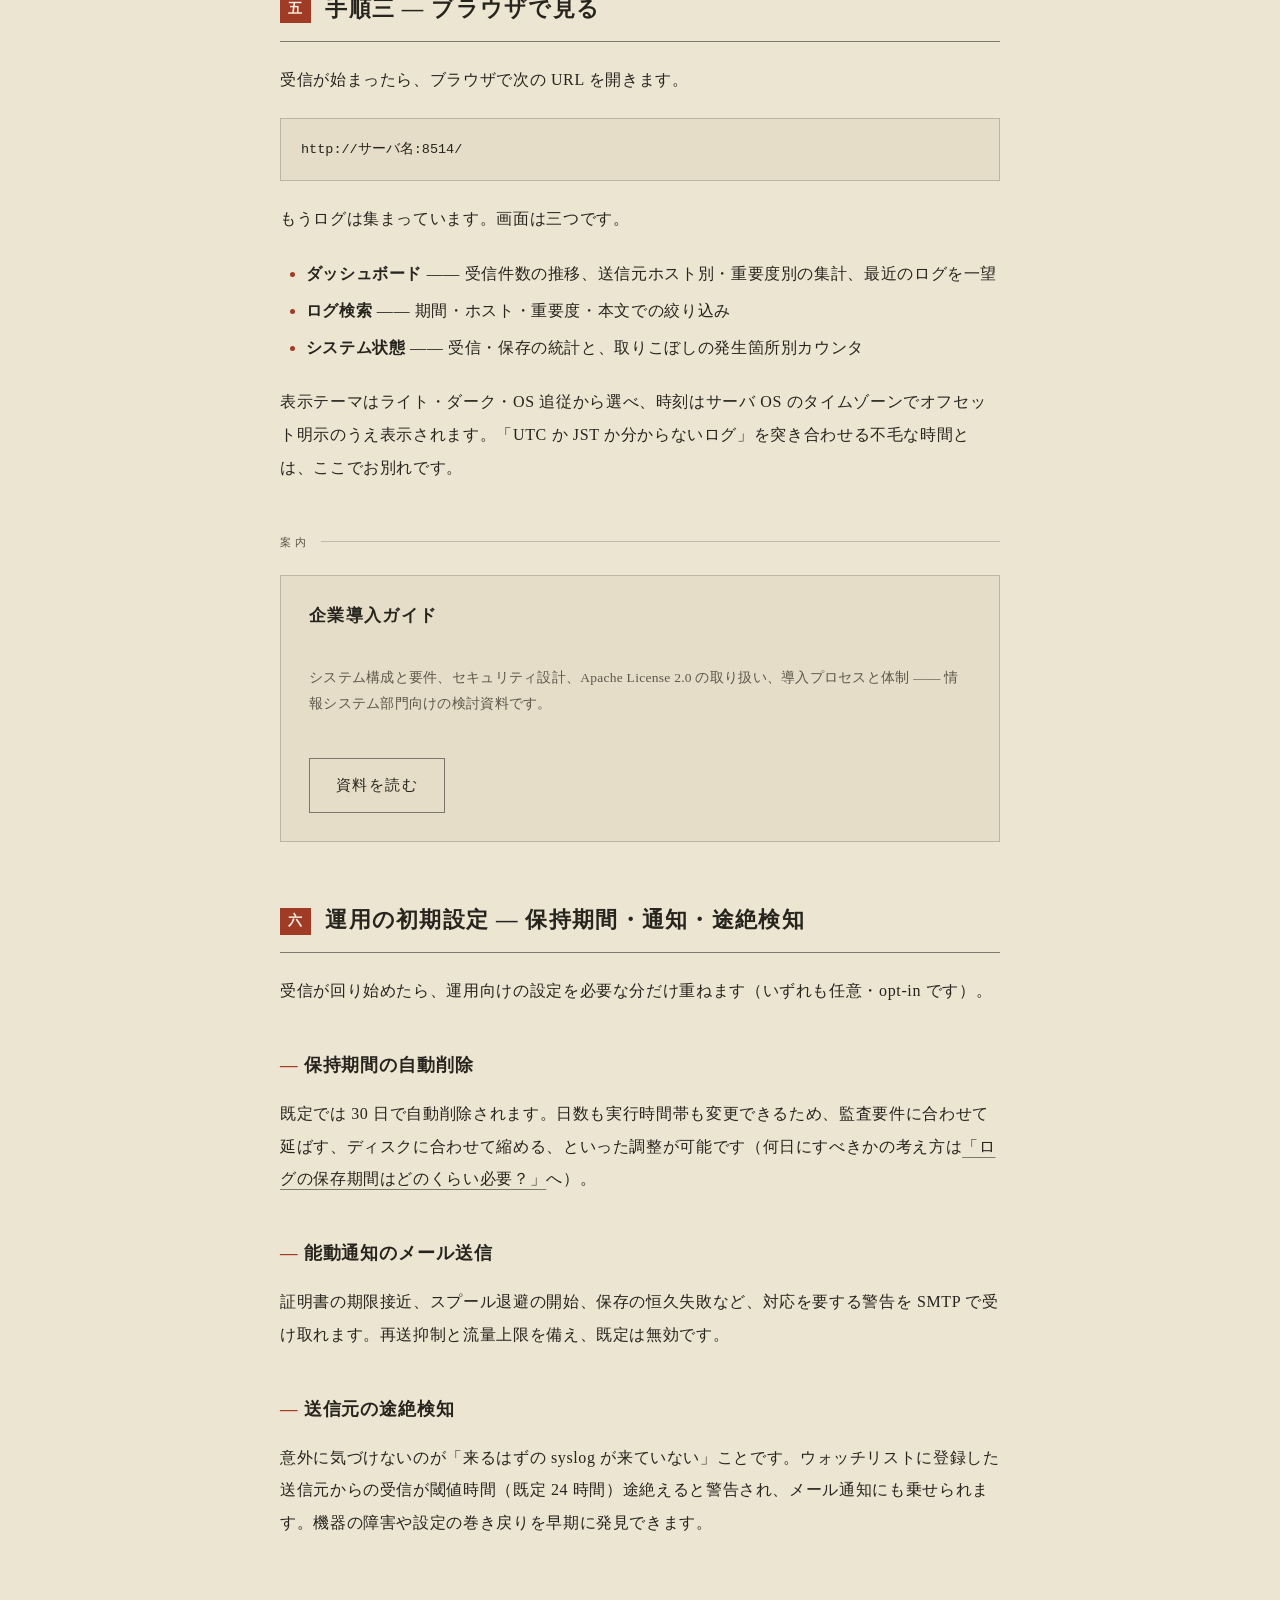
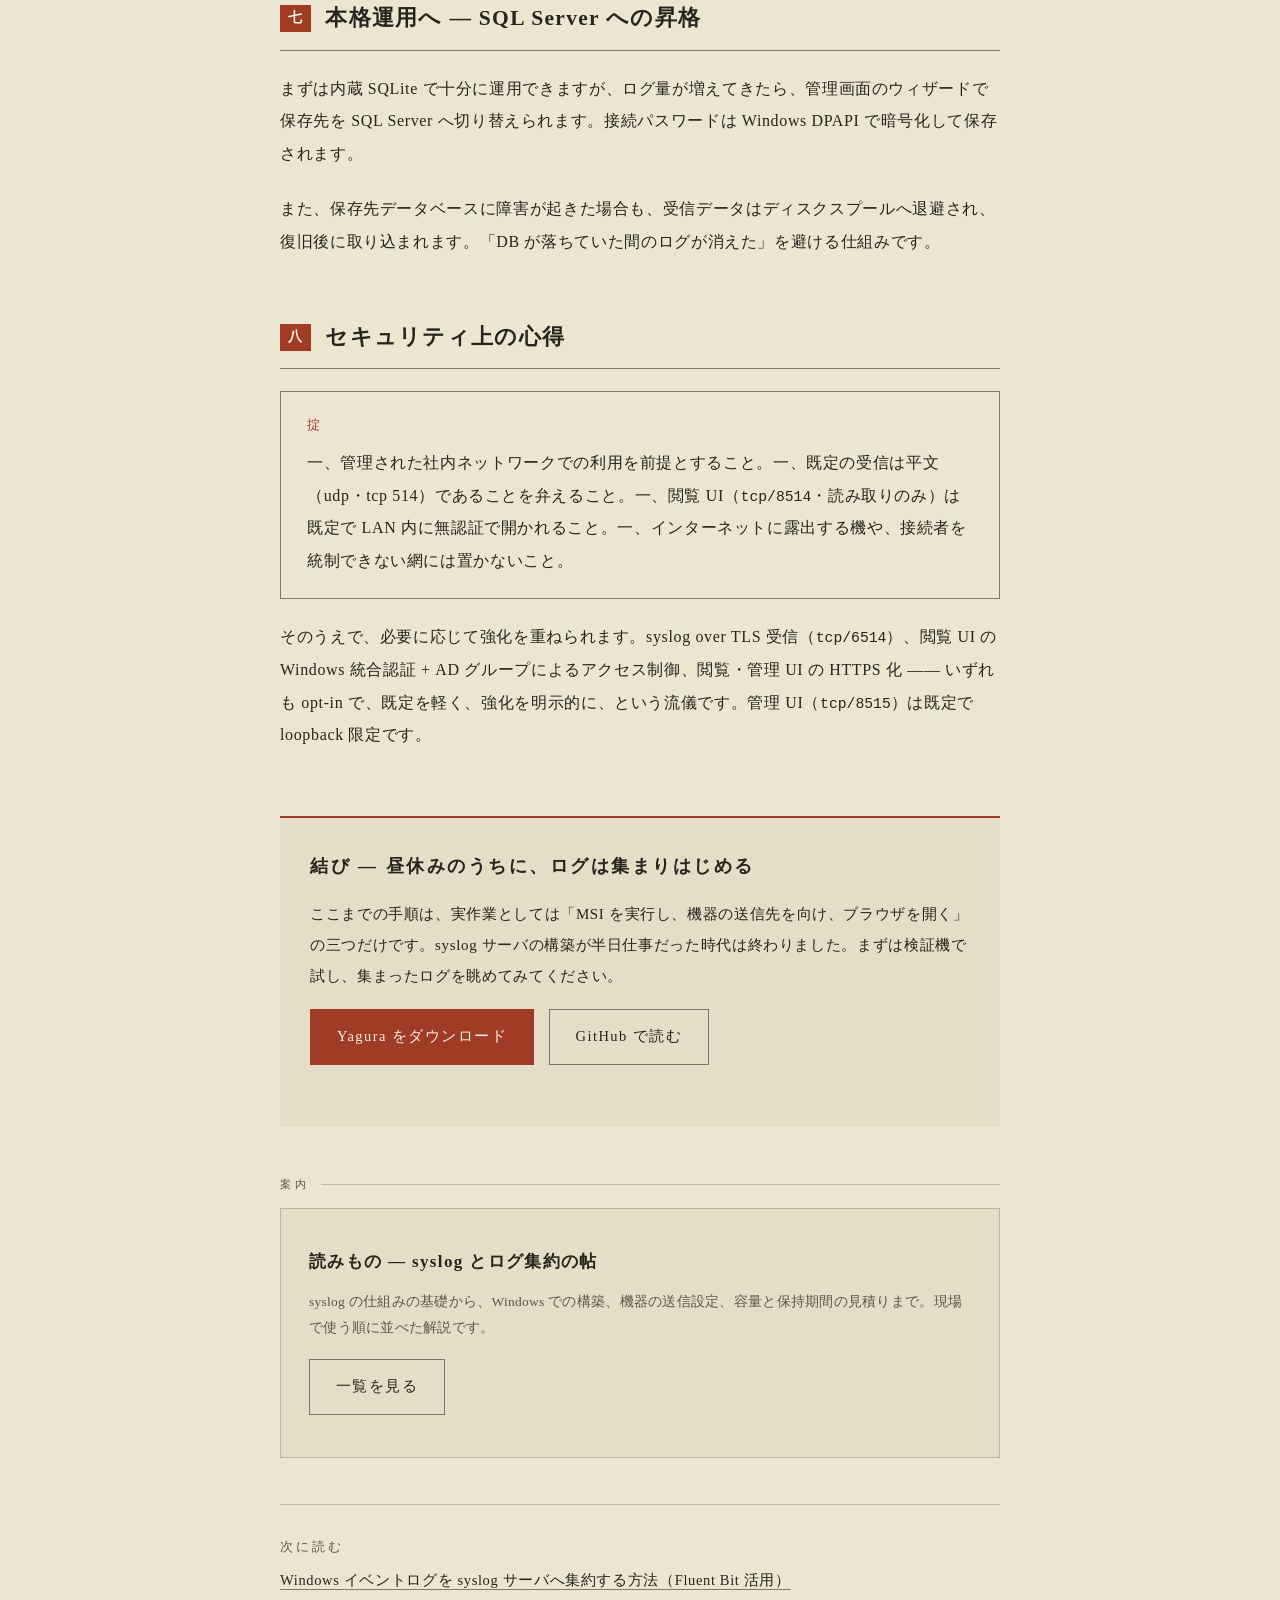
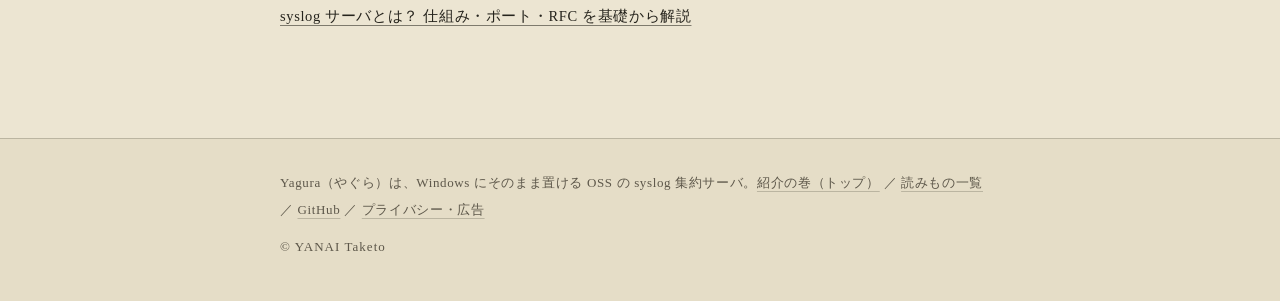
<file: blog/windows-syslog-server/index.html>
<!DOCTYPE html>
<html lang="ja">
<head>
  <meta charset="utf-8">
  <meta name="viewport" content="width=device-width, initial-scale=1">
  <title>Windows で無料の syslog サーバを構築する方法【OSS・設定ファイル不要】 | Yagura 読みもの</title>
  <meta name="description" content="Windows Server 上に無料（OSS）の syslog サーバを構築する手順を解説。Linux 不要・ライセンス費用なし・設定ファイル不要の Yagura なら、MSI を実行して機器の syslog 送信先を向けるだけ。ブラウザでの閲覧、SQL Server への昇格まで紹介します。">
  <link rel="canonical" href="https://yagura.ta-yan.ai/blog/windows-syslog-server/">
  <meta property="og:type" content="article">
  <meta property="og:title" content="Windows で無料の syslog サーバを構築する方法【OSS・設定ファイル不要】">
  <meta property="og:description" content="Linux 不要・費用なしで Windows に syslog サーバを立てる最短手順。MSI を入れて機器の送信先を向けるだけ。">
  <meta property="og:url" content="https://yagura.ta-yan.ai/blog/windows-syslog-server/">
  <meta property="og:image" content="https://yagura.ta-yan.ai/images/ogp.png">
  <meta property="og:locale" content="ja_JP">
  <meta property="article:published_time" content="2026-07-26">
  <meta name="twitter:card" content="summary_large_image">
  <meta name="theme-color" media="(prefers-color-scheme: light)" content="#ece5d2">
  <meta name="theme-color" media="(prefers-color-scheme: dark)" content="#131820">
  <link rel="icon" href="../../images/favicon.svg" type="image/svg+xml">
  <link rel="icon" href="../../images/favicon-32.png" sizes="32x32" type="image/png">
  <link rel="apple-touch-icon" href="../../images/favicon-180.png">
  <link rel="stylesheet" href="../../css/blog.css">
  <link rel="stylesheet" href="../../css/koukoku.css">
  <script type="application/ld+json">
  {
    "@context": "https://schema.org",
    "@type": "BlogPosting",
    "headline": "Windows で無料の syslog サーバを構築する方法【OSS・設定ファイル不要】",
    "description": "Windows Server 上に無料（OSS）の syslog サーバを構築する手順。MSI の実行から機器の送信先設定、ブラウザでの閲覧、SQL Server への昇格まで。",
    "url": "https://yagura.ta-yan.ai/blog/windows-syslog-server/",
    "mainEntityOfPage": "https://yagura.ta-yan.ai/blog/windows-syslog-server/",
    "datePublished": "2026-07-26",
    "dateModified": "2026-07-26",
    "inLanguage": "ja",
    "image": "https://yagura.ta-yan.ai/images/ogp.png",
    "author": { "@type": "Person", "name": "YANAI Taketo", "url": "https://github.com/Yanai-Taketo" },
    "publisher": { "@type": "Person", "name": "YANAI Taketo" }
  }
  </script>
  <script type="application/ld+json">
  {
    "@context": "https://schema.org",
    "@type": "BreadcrumbList",
    "itemListElement": [
      { "@type": "ListItem", "position": 1, "name": "Yagura", "item": "https://yagura.ta-yan.ai/" },
      { "@type": "ListItem", "position": 2, "name": "読みもの", "item": "https://yagura.ta-yan.ai/blog/" },
      { "@type": "ListItem", "position": 3, "name": "Windows で無料の syslog サーバを構築する方法" }
    ]
  }
  </script>
</head>
<body data-root="../../">

<a class="skip" href="#honbun">本文へ移動</a>
<a class="daisen" href="../../" aria-label="Yagura トップへ">Yagura</a>

<header class="obi">
  <div class="obi-in">
    <a class="obi-home" href="../../">Yagura</a>
    <a class="obi-yomi" href="../" style="text-decoration:none">読みもの</a>
    <a class="obi-dl" href="../../#haifu">ダウンロード</a>
  </div>
</header>

<main class="shimen">

  <nav class="michishirube" aria-label="現在地">
    <ol>
      <li><a href="../../">Yagura</a></li>
      <li><a href="../">読みもの</a></li>
      <li>Windows で無料の syslog サーバを構築</li>
    </ol>
  </nav>

  <article>
    <header class="kiji-head">
      <p class="kiji-kan">構築</p>
      <h1>Windows で無料の syslog サーバを構築する方法【OSS・設定ファイル不要】</h1>
      <p class="kiji-meta">
        <span>公開 2026年7月26日</span>
        <span>筆 YANAI Taketo（Yagura 版元）</span>
      </p>
      <p class="kiji-lead">「機器のログを集めたいが、そのためだけに Linux サーバを立てるのは荷が重い。商用製品のライセンス費用も稟議が通らない」—— Windows 中心の現場でよく聞く悩みです。本稿では、Windows ネイティブの OSS syslog 集約サーバ <strong>Yagura（やぐら）</strong>を使い、<em>Linux 不要・費用なし・設定ファイル不要</em>で syslog サーバを構築する手順を解説します。</p>
    </header>

    <nav class="shiori-box" aria-label="目次">
      <p>目　次</p>
      <ol>
        <li><a href="#youken">前提と要件の整理</a></li>
        <li><a href="#erabu">なぜ Windows ネイティブの OSS か</a></li>
        <li><a href="#install">手順一 — MSI をひとつ実行する</a></li>
        <li><a href="#mukeru">手順二 — 機器の syslog 送信先を向ける</a></li>
        <li><a href="#miru">手順三 — ブラウザで見る</a></li>
        <li><a href="#unyou">運用の初期設定 — 保持期間・通知・途絶検知</a></li>
        <li><a href="#shoukaku">本格運用へ — SQL Server への昇格</a></li>
        <li><a href="#security">セキュリティ上の心得</a></li>
      </ol>
    </nav>

    <div class="kiji" id="honbun">

      <h2 id="youken">前提と要件の整理</h2>
      <p>本稿で構築するのは、社内の管理されたネットワークで、ファイアウォール・スイッチ・無線 AP・UPS・サーバなどの syslog を受信して保存し、ブラウザから検索できるログ集約サーバです。前提は次のとおりです。</p>
      <ul>
        <li>受け手となる Windows マシン（Windows Server、または常時稼働できる Windows PC）が一台あること</li>
        <li>ログを送りたい機器が「syslog 送信先」を設定できること（多くのネットワーク機器は対応しています）</li>
        <li>利用場所は社内 LAN の内側であること（syslog の既定は平文のため）</li>
      </ul>
      <p>Linux の知識、データベースの事前構築、追加のライセンス費用は必要ありません。</p>

      <h2 id="erabu">なぜ Windows ネイティブの OSS か</h2>
      <p>syslog サーバの選択肢は従来、商用製品（ライセンス費用が壁）か、rsyslog・syslog-ng といった Linux 系 OSS（Linux サーバの構築・運用スキルが壁）の二択でした。Windows 管理者にとってはどちらも一段の負担があります。</p>
      <p>Yagura はこの間を埋める選択肢です。単一の Windows サービスとして動き、運用に要るのは Windows サービス・SQL Server・Active Directory といった、<em>Windows 管理者が既に持っている技能だけ</em>。ライセンスは Apache License 2.0 の OSS で、費用は掛かりません。選定の比較検討は <a href="../syslog-server-selection/">「syslog サーバの選び方」</a>で詳しく扱っています。</p>

      <div class="koukoku" data-koukoku="honbun-hajime"></div>

      <h2 id="install">手順一 — MSI をひとつ実行する</h2>
      <p><a href="../../#haifu">公式サイトの配布の段</a>（または <a href="https://github.com/Yanai-Taketo/Yagura/releases">GitHub Releases</a>）から MSI インストーラをダウンロードし、実行します。これだけで次がすべて済みます。</p>
      <ul>
        <li>Windows サービスとしての登録（受信・解析・保存・閲覧を単一サービスに同居）</li>
        <li>Windows ファイアウォール規則の作成</li>
        <li>内蔵データベース（SQLite）の用意 —— インストール直後から保存が始められます</li>
      </ul>
      <p>self-contained 形式で配布されているため、.NET ランタイムの事前導入も不要です。そして設定ファイルは —— ありません。インストールが終わった時点で、syslog サーバは既に <code>udp/514</code>・<code>tcp/514</code> で待ち受けています。</p>

      <h2 id="mukeru">手順二 — 機器の syslog 送信先を向ける</h2>
      <p>次に、ログを送りたい機器側の設定です。各機器の管理画面で「syslog サーバ」「ログ転送」といった項目を開き、送信先として Yagura を入れたサーバの IP アドレス（またはホスト名）と、ポート <code>514</code>（UDP または TCP、IPv4/IPv6 とも可）を指定します。機器タイプ別の勘所は<a href="../network-device-syslog-config/">「ネットワーク機器の syslog 送信設定まとめ」</a>に、届かない場合の切り分けは<a href="../syslog-troubleshooting/">確認手順の記事</a>にまとめています。</p>
      <p>形式は RFC 3164・RFC 5424 のどちらでも解釈されます。機器が規格から外れたログを送ってきても心配は要りません。解析に失敗したメッセージも破棄されず、原文のまま「解析失敗」の印付きで保存されます。<em>ログを失わない</em>ことが、集約サーバの第一の仕事だからです。</p>
      <p>なお、Windows サーバのイベントログも同じ画面に集約できます。手順は別稿 <a href="../windows-eventlog-syslog/">「Windows イベントログを syslog サーバへ集約する方法」</a>にまとめました。</p>

      <h2 id="miru">手順三 — ブラウザで見る</h2>
      <p>受信が始まったら、ブラウザで次の URL を開きます。</p>
      <pre><code>http://サーバ名:8514/</code></pre>
      <p>もうログは集まっています。画面は三つです。</p>
      <ul>
        <li><strong>ダッシュボード</strong> —— 受信件数の推移、送信元ホスト別・重要度別の集計、最近のログを一望</li>
        <li><strong>ログ検索</strong> —— 期間・ホスト・重要度・本文での絞り込み</li>
        <li><strong>システム状態</strong> —— 受信・保存の統計と、取りこぼしの発生箇所別カウンタ</li>
      </ul>
      <p>表示テーマはライト・ダーク・OS 追従から選べ、時刻はサーバ OS のタイムゾーンでオフセット明示のうえ表示されます。「UTC か JST か分からないログ」を突き合わせる不毛な時間とは、ここでお別れです。</p>

      <div class="koukoku" data-koukoku="honbun-naka"></div>

      <h2 id="unyou">運用の初期設定 — 保持期間・通知・途絶検知</h2>
      <p>受信が回り始めたら、運用向けの設定を必要な分だけ重ねます（いずれも任意・opt-in です）。</p>
      <h3>保持期間の自動削除</h3>
      <p>既定では 30 日で自動削除されます。日数も実行時間帯も変更できるため、監査要件に合わせて延ばす、ディスクに合わせて縮める、といった調整が可能です（何日にすべきかの考え方は<a href="../log-retention-period/">「ログの保存期間はどのくらい必要？」</a>へ）。</p>
      <h3>能動通知のメール送信</h3>
      <p>証明書の期限接近、スプール退避の開始、保存の恒久失敗など、対応を要する警告を SMTP で受け取れます。再送抑制と流量上限を備え、既定は無効です。</p>
      <h3>送信元の途絶検知</h3>
      <p>意外に気づけないのが「来るはずの syslog が来ていない」ことです。ウォッチリストに登録した送信元からの受信が閾値時間（既定 24 時間）途絶えると警告され、メール通知にも乗せられます。機器の障害や設定の巻き戻りを早期に発見できます。</p>

      <h2 id="shoukaku">本格運用へ — SQL Server への昇格</h2>
      <p>まずは内蔵 SQLite で十分に運用できますが、ログ量が増えてきたら、管理画面のウィザードで保存先を SQL Server へ切り替えられます。接続パスワードは Windows DPAPI で暗号化して保存されます。</p>
      <p>また、保存先データベースに障害が起きた場合も、受信データはディスクスプールへ退避され、復旧後に取り込まれます。「DB が落ちていた間のログが消えた」を避ける仕組みです。</p>

      <h2 id="security">セキュリティ上の心得</h2>
      <div class="kokoroe">
        <p>掟</p>
        <p>一、管理された社内ネットワークでの利用を前提とすること。一、既定の受信は平文（udp・tcp 514）であることを弁えること。一、閲覧 UI（<code>tcp/8514</code>・読み取りのみ）は既定で LAN 内に無認証で開かれること。一、インターネットに露出する機や、接続者を統制できない網には置かないこと。</p>
      </div>
      <p>そのうえで、必要に応じて強化を重ねられます。syslog over TLS 受信（<code>tcp/6514</code>）、閲覧 UI の Windows 統合認証 + AD グループによるアクセス制御、閲覧・管理 UI の HTTPS 化 —— いずれも opt-in で、既定を軽く、強化を明示的に、という流儀です。管理 UI（<code>tcp/8515</code>）は既定で loopback 限定です。</p>

    </div>

    <aside class="musubi">
      <h2>結び — 昼休みのうちに、ログは集まりはじめる</h2>
      <p>ここまでの手順は、実作業としては「MSI を実行し、機器の送信先を向け、ブラウザを開く」の三つだけです。syslog サーバの構築が半日仕事だった時代は終わりました。まずは検証機で試し、集まったログを眺めてみてください。</p>
      <p>
        <a class="btn btn-shu" href="../../#haifu">Yagura をダウンロード</a>
        <a class="btn" href="https://github.com/Yanai-Taketo/Yagura">GitHub で読む</a>
      </p>
    </aside>

    <div class="koukoku" data-koukoku="kiji-shita"></div>

    <nav class="tsugi" aria-label="次の読みもの">
      <p class="fu">次に読む</p>
      <p><a href="../windows-eventlog-syslog/">Windows イベントログを syslog サーバへ集約する方法（Fluent Bit 活用）</a></p>
      <p><a href="../syslog-server-basics/">syslog サーバとは？ 仕組み・ポート・RFC を基礎から解説</a></p>
    </nav>
  </article>

</main>

<footer class="okuzuke">
  <div class="okuzuke-in">
    <p>Yagura（やぐら）は、Windows にそのまま置ける OSS の syslog 集約サーバ。<a href="../../">紹介の巻（トップ）</a> ／ <a href="../">読みもの一覧</a> ／ <a href="https://github.com/Yanai-Taketo/Yagura">GitHub</a> ／ <a href="../../privacy/">プライバシー・広告</a></p>
    <p class="cr">© YANAI Taketo</p>
  </div>
</footer>

<script src="../../js/koukoku.js" defer></script>

</body>
</html>
</file>
<file: css/style.css>
@charset "utf-8";

/* ==========================================================
   やぐら 紹介サイト — 絵巻レイアウト
   紙（生成り）と墨、差し色は朱ひと色。
   広い画面: 右から左へ繰る横巻き / 狭い画面: 縦の並び
   ========================================================== */

:root {
  --kami: #ece5d2;        /* 紙 — 生成り */
  --kami-2: #e5ddc7;      /* 紙の重ね */
  --sumi: #26241d;        /* 墨 */
  --sumi-usu: #5d574a;    /* 薄墨 */
  --kei: rgba(38, 36, 29, .22);        /* 細罫 */
  --kei-koi: rgba(38, 36, 29, .55);    /* 濃罫 */
  --shu: #a03c26;         /* 朱 — 唯一の差し色 */
  --shu-ji: #f6f1e2;      /* 朱の上の文字色 */
  --shiro: #fdfcf8;       /* 貼り込みの台紙 */
  --tsugime: rgba(38, 36, 29, .09);    /* 紙継ぎの線 */
  --mincho: "Yu Mincho", "YuMincho", "Hiragino Mincho ProN", "BIZ UDMincho", "MS PMincho", serif;
  --mono: Consolas, "Cascadia Mono", "BIZ UDGothic", monospace;
}

@media (prefers-color-scheme: dark) {
  :root {
    --kami: #131820;      /* 夜の巻 — 藍鉄 */
    --kami-2: #1a212b;
    --sumi: #e6dfca;      /* 生成りの文字 */
    --sumi-usu: #a59e8a;
    --kei: rgba(230, 223, 202, .22);
    --kei-koi: rgba(230, 223, 202, .5);
    --shu: #cf7350;
    --shu-ji: #16110c;
    --shiro: #f4f1e8;
    --tsugime: rgba(230, 223, 202, .08);
  }
}

/* ---------- 素 ---------- */
* { box-sizing: border-box; margin: 0; padding: 0; }
html { height: 100%; }
body {
  height: 100%;
  background: var(--kami);
  color: var(--sumi);
  font-family: var(--mincho);
  font-size: 15px;
  line-height: 2.1;
  letter-spacing: .05em;
  font-feature-settings: "palt" 1;
  -webkit-font-smoothing: antialiased;
}
img { max-width: 100%; height: auto; display: block; }
a { color: inherit; text-decoration: underline; text-decoration-color: var(--kei-koi); text-underline-offset: .3em; }
a:hover { text-decoration-color: var(--shu); }
:focus-visible { outline: 2px solid var(--shu); outline-offset: 3px; }
.scene:focus, .scene:focus-visible { outline: none; } /* 栞やハッシュ移動での擬似フォーカス枠は出さない */
code { font-family: var(--mono); font-size: .93em; letter-spacing: 0; }
em { font-style: normal; text-emphasis: filled dot; text-emphasis-color: var(--shu); }
h1, h2, h3 { font-weight: 600; }

/* 紙の目（ごく薄い揉み紙のむら） */
body::before {
  content: "";
  position: fixed; inset: 0;
  pointer-events: none; z-index: 200;
  background-image: url("data:image/svg+xml,%3Csvg xmlns='http://www.w3.org/2000/svg' width='240' height='240'%3E%3Cfilter id='n'%3E%3CfeTurbulence type='fractalNoise' baseFrequency='.85' numOctaves='2' stitchTiles='stitch'/%3E%3CfeColorMatrix values='0 0 0 0 .5 0 0 0 0 .48 0 0 0 0 .42 0 0 0 .05 0'/%3E%3C/filter%3E%3Crect width='240' height='240' filter='url(%23n)'/%3E%3C/svg%3E");
}

.skip {
  position: fixed; top: 10px; left: 10px; z-index: 300;
  background: var(--sumi); color: var(--kami);
  padding: 10px 18px; text-decoration: none;
  transform: translateY(-240%);
}
.skip:focus { transform: none; }

/* ==========================================================
   固定の道具立て（題箋・栞・手引き・進み具合）
   ========================================================== */
.daisen {
  position: fixed; top: 0; right: 30px; z-index: 100;
  writing-mode: vertical-rl;
  background: var(--sumi); color: var(--kami);
  font-size: 15px; letter-spacing: .3em;
  padding: 22px 10px 26px;
}

.shiori {
  position: fixed; top: 0; left: 50%; transform: translateX(-50%);
  z-index: 100;
  display: flex; flex-direction: row-reverse; gap: 9px;
}
.shiori a {
  writing-mode: vertical-rl;
  background: var(--kami-2);
  border: 1px solid var(--kei); border-top: none;
  color: var(--sumi-usu);
  font-size: 11.5px; letter-spacing: .28em;
  padding: 13px 6px 17px;
  text-decoration: none;
  clip-path: polygon(0 0, 100% 0, 100% calc(100% - 6px), 50% 100%, 0 calc(100% - 6px));
  transition: padding-bottom .25s, color .25s;
}
.shiori a:hover { color: var(--sumi); padding-bottom: 26px; }
.shiori a.now {
  background: var(--sumi); border-color: var(--sumi); color: var(--kami);
  padding-bottom: 26px;
}
.shiori a.shiori-dl { background: var(--shu); border-color: var(--shu); color: var(--shu-ji); }
.shiori a.shiori-dl:hover, .shiori a.shiori-dl.now { background: var(--shu); border-color: var(--shu); color: var(--shu-ji); }

.tebiki {
  position: fixed; left: 30px; bottom: 84px; z-index: 100;
  font-size: 12px; letter-spacing: .18em; color: var(--sumi-usu);
  transition: opacity .8s;
}
.tebiki.is-hidden { opacity: 0; }

.susumi {
  position: fixed; left: 0; right: 0; bottom: 0; height: 3px; z-index: 100;
}
.susumi i {
  display: block; height: 100%; width: 0;
  margin-left: auto;             /* 右から左へ満ちる */
  background: var(--shu);
}

.obi { display: none; }

/* ==========================================================
   巻物の機構（広い画面）
   ========================================================== */
.emaki { display: block; }

@media (min-width: 768px) {
  body { overflow: hidden; }
  .emaki {
    height: 100vh; height: 100dvh;
    overflow-x: auto; overflow-y: hidden;
    direction: rtl;                       /* 巻頭を右端に置く */
    scrollbar-width: none;
  }
  .emaki::-webkit-scrollbar { display: none; }
  .maki {
    direction: ltr;
    display: flex; flex-direction: row-reverse;  /* 文書順 = 右から左 */
    height: 100%; width: max-content;
    /* 地の線 — 全景を貫く一本 / 紙継ぎ — 一定間隔の縦の継ぎ目 */
    background-image:
      linear-gradient(to top,
        transparent 66px, var(--kei-koi) 66px, var(--kei-koi) 67.5px, transparent 67.5px),
      repeating-linear-gradient(to left,
        transparent 0, transparent 719px, var(--tsugime) 719px, var(--tsugime) 720px);
  }

  /* 巻き残りの陰 — 画面の両端で紙が軸へ巻き込まれてゆく気配 */
  .emaki::before, .emaki::after {
    content: "";
    position: fixed; top: 0; bottom: 0; width: 46px;
    z-index: 95; pointer-events: none;
  }
  .emaki::before { left: 0;  background: linear-gradient(90deg,  rgba(0, 0, 0, .13), rgba(0, 0, 0, 0)); }
  .emaki::after  { right: 0; background: linear-gradient(270deg, rgba(0, 0, 0, .13), rgba(0, 0, 0, 0)); }

  /* 八双（右端の端木）と軸（左端の芯木） */
  .hassou, .jiku { flex: 0 0 auto; height: 100%; position: relative; }
  .hassou {
    width: 14px;
    background: linear-gradient(90deg, #46403a, #221d16);
    box-shadow: -14px 0 24px -8px rgba(0, 0, 0, .28);
  }
  .jiku {
    width: 38px;
    background: linear-gradient(90deg, #4a3823, #8a6b46 28%, #6b4f30 55%, #2f2211);
    box-shadow: 14px 0 24px -8px rgba(0, 0, 0, .3);
  }
  .jiku::before, .jiku::after {
    content: "";
    position: absolute; left: -4px; right: -4px; height: 18px;
    background: #241a10; border-radius: 3px;
  }
  .jiku::before { top: 0; }
  .jiku::after  { bottom: 0; }
  .scene {
    flex: 0 0 auto;
    height: 100%;
    padding: 104px 64px 118px;
    display: flex; flex-direction: row-reverse;  /* 題は右、本文は左へ */
    gap: 52px;
    overflow-y: auto; overflow-x: hidden;
    scrollbar-width: none;
  }
  .scene::-webkit-scrollbar { display: none; }

  /* 段ごとの幅 */
  #kanto     { width: 1040px; padding-right: 128px; }
  #kuhaku    { width: 900px; }
  .scene-dan { width: 540px; }
  #jikken    { width: 1280px; }
  #midokoro  { width: 1420px; }
  #shikumi   { width: 1120px; }
  #kokoroe   { width: 760px; }
  #michinori { width: 660px; }
  #izanai    { width: 660px; }
  #haifu     { width: 800px; }
  #okuzuke   { width: auto; }   /* 欄の数に合わせて伸びる（奥付は項目が増えても見切れさせない） */

  /* 縦書き */
  .vtext {
    writing-mode: vertical-rl;
    text-orientation: mixed;
    font-feature-settings: "palt" 1, "vpal" 1;
  }
}

/* 段の題（縦の見出し + 落款） */
.sec-head {
  display: flex; flex-direction: column; align-items: center; gap: 22px;
  flex: 0 0 auto;
}
.sec-head h2 {
  font-size: clamp(26px, 4.6vh, 38px);
  letter-spacing: .28em;
  line-height: 1;
}
.rakkan {
  writing-mode: vertical-rl;
  border: 2px solid var(--shu); color: var(--shu);
  font-size: 12px; letter-spacing: .22em; line-height: 1.5;
  padding: 9px 5px;
}
.rakkan-shu { background: var(--shu); color: var(--shu-ji); }

.sec-body { flex: 0 1 auto; align-self: center; max-width: 34em; }
.sec-body-wide { max-width: none; flex: 1 1 auto; }
.sec-body > p + p { margin-top: 1.2em; }
.soe { font-size: 13px; color: var(--sumi-usu); margin-top: 1.6em; }

/* ==========================================================
   巻頭
   ========================================================== */
.scene-kanto { align-items: stretch; position: relative; }
.kanto-catch { display: flex; flex-direction: row-reverse; gap: 26px; align-items: flex-start; }
.kanto-catch h1 {
  font-size: clamp(38px, 7.4vh, 60px);
  letter-spacing: .16em;
  line-height: 1.85;
}
.kanto-yomi { font-size: 13px; letter-spacing: .5em; color: var(--sumi-usu); padding-top: .6em; }
.kanto-lead { align-self: center; max-width: 30em; }
.lead { font-size: 15.5px; line-height: 2.4; }
.tanzaku {
  list-style: none;
  display: flex; flex-direction: row-reverse; justify-content: flex-end; gap: 14px;
  margin: 34px 0 0;
}
.tanzaku li { border: 1px solid var(--kei-koi); padding: 18px 8px 22px; }
.tanzaku .vtext { font-size: 13px; letter-spacing: .26em; }
.kanto-cta { display: flex; flex-wrap: wrap; gap: 14px; margin-top: 36px; }
.kanto-port { font-family: var(--mono); font-size: 12px; letter-spacing: .02em; color: var(--sumi-usu); margin-top: 26px; }
.nowrap { white-space: nowrap; }
.kanto-tower { align-self: flex-end; flex: 0 0 auto; margin-bottom: -46px; }

.tower-line { stroke: var(--sumi); }
.tower-sign { stroke: var(--shu); }
.tower-sign-dot { fill: var(--shu); }
.tower-hi { fill: transparent; }

/* ---------- 釦 ---------- */
.btn {
  display: inline-block;
  border: 1px solid var(--sumi);
  padding: 13px 30px;
  font-family: var(--mincho);
  font-size: 14px; letter-spacing: .22em; text-indent: .22em;
  line-height: 1.6;
  color: var(--sumi); background: transparent;
  text-decoration: none;
  transition: background .2s, color .2s;
}
.btn:hover { background: var(--sumi); color: var(--kami); }
.btn-shu { border-color: var(--shu); background: var(--shu); color: var(--shu-ji); }
.btn-shu:hover { background: transparent; color: var(--shu); }

/* ==========================================================
   序・空白地帯
   ========================================================== */
.table-scroll { overflow-x: auto; margin-top: 2em; }
.kurabe { border-collapse: collapse; min-width: 620px; }
.kurabe caption {
  text-align: left; font-size: 12px; letter-spacing: .3em;
  color: var(--sumi-usu); padding-bottom: 10px;
}
.kurabe th, .kurabe td {
  border: 1px solid var(--kei);
  padding: 13px 18px;
  font-size: 13px; line-height: 1.95; letter-spacing: .03em;
  text-align: left; vertical-align: top; font-weight: 400;
}
.kurabe thead th { font-weight: 600; letter-spacing: .08em; white-space: nowrap; }
.kurabe tbody th { white-space: nowrap; color: var(--sumi-usu); }
.kurabe .ware { border-left: 2px solid var(--shu); border-right: 2px solid var(--shu); }
.kurabe thead .ware { border-top: 2px solid var(--shu); color: var(--shu); }
.kurabe tbody tr:last-child .ware { border-bottom: 2px solid var(--shu); }

/* ==========================================================
   導入三段
   ========================================================== */
.scene-dan { position: relative; }
.dan-num {
  position: absolute; top: 96px; left: 34px;
  font-size: 210px; line-height: 1; color: var(--sumi);
  opacity: .06; pointer-events: none; user-select: none;
}

/* ==========================================================
   実見・画面
   ========================================================== */
.jikken-grid {
  display: flex; flex-direction: row-reverse;
  gap: 30px; align-self: center; align-items: flex-start;
}
.harikomi {
  background: var(--shiro);
  border: 1px solid var(--kei-koi);
  padding: 9px;
}
.harikomi figcaption {
  font-size: 11.5px; letter-spacing: .18em; color: var(--sumi-usu);
  padding: 9px 2px 1px;
}
.harikomi-main { width: min(52vw, 690px); }
.harikomi-fuku { display: flex; flex-direction: column; gap: 16px; width: 232px; }

/* 貼り込みは押して拡大できる */
.harikomi-btn {
  display: block; width: 100%;
  padding: 0; border: 0; background: none;
  font: inherit; color: inherit;
  cursor: zoom-in;
}
.harikomi-btn img { transition: opacity .2s; }
.harikomi-btn:hover img { opacity: .85; }

/* ==========================================================
   披見 — 貼り込みの拡大表示
   ========================================================== */
.hiken {
  margin: auto;                     /* 素のリセットで消える UA の中央寄せを戻す */
  border: 1px solid var(--kei-koi);
  background: var(--shiro);
  padding: 10px;
  max-width: min(1160px, calc(100vw - 64px));
  max-height: calc(100vh - 56px);
  overflow: visible;
}
.hiken::backdrop { background: rgba(19, 16, 10, .82); }
.hiken img {
  max-width: 100%;
  max-height: calc(100vh - 140px);
  width: auto; height: auto;
  margin: 0 auto;
}
.hiken figcaption {
  font-size: 11.5px; letter-spacing: .18em; color: #5d574a;
  padding: 9px 2px 1px;
}
.hiken-close {
  position: absolute; top: -1px; right: 16px;
  writing-mode: vertical-rl;
  border: 0; cursor: pointer;
  background: #26241d; color: #ece5d2;
  font-family: var(--mincho); font-size: 12px; letter-spacing: .2em;
  padding: 13px 7px 15px;
  clip-path: polygon(0 0, 100% 0, 100% calc(100% - 5px), 50% 100%, 0 calc(100% - 5px));
}
.hiken-close:hover { background: var(--shu); color: var(--shu-ji); }

/* ==========================================================
   見どころ・機能
   ========================================================== */
.kinou {
  list-style: none;
  align-self: center;
  display: grid;
  grid-template-columns: repeat(5, 236px);
  grid-auto-rows: 1fr;
  gap: 1px;
  background: var(--kei);
  border: 1px solid var(--kei);
}
.kinou li { background: var(--kami); padding: 22px 20px; }
.kinou h3 { font-size: 15px; letter-spacing: .08em; line-height: 1.7; margin-bottom: 10px; }
.kinou p { font-size: 12px; line-height: 1.95; color: var(--sumi-usu); letter-spacing: .02em; }

/* ==========================================================
   仕組み
   ========================================================== */
.zukai { margin-top: 1.6em; }
.zukai svg { width: 100%; max-width: 920px; height: auto; }
.z-line { stroke: var(--sumi); }
.z-text text { fill: var(--sumi); font-family: var(--mincho); font-size: 14px; letter-spacing: .05em; }
.z-text .z-small { font-size: 11.5px; fill: var(--sumi-usu); }
.z-text .z-mono { font-family: var(--mono); letter-spacing: 0; }
.z-text .z-strong { font-weight: 600; letter-spacing: .12em; }

.minato {
  margin-top: 1.8em;
  display: grid; grid-template-columns: max-content 1fr;
  column-gap: 26px;
  max-width: 560px;
}
.minato dt, .minato dd {
  border-top: 1px solid var(--kei);
  padding: 7px 0;
  font-size: 12.5px;
}
.minato dd { color: var(--sumi-usu); }

/* ==========================================================
   心得（高札）
   ========================================================== */
.kousatsu {
  position: relative;
  border: 1.5px solid var(--sumi);
  background: var(--kami-2);
  padding: 30px 34px 26px;
}
.kousatsu::before {
  content: "";
  position: absolute; inset: 5px;
  border: 1px solid var(--kei);
  pointer-events: none;
}
.kousatsu-dai {
  font-size: 21px; letter-spacing: .9em; text-indent: .9em;
  text-align: center; margin-bottom: 14px;
}
.kousatsu ul { list-style: none; }
.kousatsu li {
  font-size: 13.5px; line-height: 2.3; letter-spacing: .04em;
  padding-left: 1.3em; text-indent: -1.3em;
}

/* ==========================================================
   道のり
   ========================================================== */
.kijun { list-style: none; counter-reset: kijun; margin-top: 1.4em; }
.kijun li {
  counter-increment: kijun;
  border-top: 1px solid var(--kei);
  padding: 10px 4px;
  font-size: 14px;
}
.kijun li:last-child { border-bottom: 1px solid var(--kei); }
.kijun li::before {
  content: "其の" counter(kijun, cjk-ideographic) "　";
  color: var(--shu); font-size: 12px; letter-spacing: .1em;
}

/* ==========================================================
   配布
   ========================================================== */
.dl-jou { display: flex; align-items: center; gap: 16px; min-height: 46px; }
.dl-seal {
  display: inline-block;
  border: 2px solid var(--shu); color: var(--shu);
  font-size: 19px; letter-spacing: .1em;
  padding: 4px 14px;
  font-feature-settings: "palt" 1, "tnum" 1;
}
.dl-date { font-size: 12.5px; color: var(--sumi-usu); letter-spacing: .08em; }
.dl-status { font-size: 13px; color: var(--sumi-usu); margin-top: .6em; }
.dl-btns { display: flex; flex-wrap: wrap; gap: 14px; margin-top: 1.6em; }
.btn-dl { display: inline-flex; flex-direction: column; align-items: center; gap: 3px; padding: 15px 32px; }
.btn-dl small { font-size: 10.5px; letter-spacing: .12em; opacity: .8; font-family: var(--mono); }
.dl-sha { margin-top: 1.2em; font-size: 12px; display: flex; gap: 22px; flex-wrap: wrap; }
.dl-notes { margin-top: 1.6em; font-size: 13px; }

/* ==========================================================
   奥付
   ========================================================== */
.scene-okuzuke { position: relative; }
.okuzuke-dai { font-size: clamp(24px, 4vh, 34px); letter-spacing: .3em; align-self: flex-start; }
.okuzuke-cols { align-self: center; }
@media (min-width: 768px) {
  .okuzuke-cols {
    writing-mode: vertical-rl;
    height: min(58vh, 470px);
    font-feature-settings: "palt" 1, "vpal" 1;
  }
  .okuzuke-cols dt { margin-block-end: 6px; }
  .okuzuke-cols dd { margin-block-end: 30px; }
}
.okuzuke-cols dt { color: var(--shu); font-size: 11.5px; letter-spacing: .5em; }
.okuzuke-cols dd { font-size: 13.5px; letter-spacing: .1em; line-height: 2; }
.okuzuke-cr { font-size: 11.5px; color: var(--sumi-usu); letter-spacing: .2em; margin-block-start: 10px; }

/* ==========================================================
   夜の巻（暗色）での加減
   ========================================================== */
@media (prefers-color-scheme: dark) {
  .daisen { background: var(--kami-2); color: var(--sumi); border: 1px solid var(--kei); border-top: none; }
  .tower-hi { fill: var(--shu); filter: drop-shadow(0 0 7px rgba(207, 115, 80, .9)); }
  .harikomi { border-color: var(--kei); }
  .btn:hover { color: var(--kami); }
  .jiku { background: linear-gradient(90deg, #241d13, #4a3b26 28%, #352818 55%, #120d07); }
  .emaki::before { background: linear-gradient(90deg,  rgba(0, 0, 0, .3), rgba(0, 0, 0, 0)); }
  .emaki::after  { background: linear-gradient(270deg, rgba(0, 0, 0, .3), rgba(0, 0, 0, 0)); }
}

/* ==========================================================
   狭い画面 — 縦の並びに畳む
   ========================================================== */
@media (max-width: 767.98px) {
  body { overflow: auto; }
  .daisen, .shiori, .tebiki, .susumi { display: none; }

  .obi {
    display: flex; align-items: center; justify-content: space-between;
    position: sticky; top: 0; z-index: 100;
    background: var(--kami);
    border-bottom: 1px solid var(--kei);
    padding: 13px 20px;
  }
  .obi-logo { font-size: 17px; letter-spacing: .4em; font-weight: 600; }
  .obi-dl {
    font-size: 12.5px; letter-spacing: .15em; text-decoration: none;
    border: 1px solid var(--shu); color: var(--shu);
    padding: 7px 16px;
  }

  .scene { padding: 52px 22px 56px; border-bottom: 1px solid var(--kei); scroll-margin-top: 58px; }
  .sec-head { flex-direction: row; align-items: center; gap: 16px; margin-bottom: 22px; }
  .sec-head h2 { font-size: 25px; letter-spacing: .2em; }
  .sec-body { max-width: none; }

  .kanto-catch { margin-bottom: 26px; flex-direction: row; }
  .kanto-catch h1 { font-size: clamp(30px, 8.5vw, 40px); line-height: 1.7; letter-spacing: .1em; }
  .kanto-yomi { display: none; }
  .tanzaku { flex-direction: row; flex-wrap: wrap; gap: 9px; margin-top: 26px; }
  .tanzaku li { padding: 8px 15px; }
  .tanzaku .vtext { letter-spacing: .12em; }
  .kanto-tower { margin: 30px auto 0; }
  .kanto-tower svg { width: 170px; height: auto; }

  .dan-num { top: 40px; right: 18px; left: auto; font-size: 120px; }

  .jikken-grid { display: block; }
  .harikomi-main { width: auto; }
  .harikomi-fuku { flex-direction: column; width: auto; margin-top: 16px; }

  .kinou { grid-template-columns: 1fr; }

  .zukai { overflow-x: auto; }
  .zukai svg { min-width: 760px; }

  .okuzuke-cols dl { display: grid; grid-template-columns: max-content 1fr; column-gap: 20px; row-gap: 8px; }
  .jiku, .hassou { display: none; }

  .hiken { max-width: calc(100vw - 24px); }
  .hiken-close { right: 10px; }
}

/* ---------- 揺れを好まぬ方へ ---------- */
@media (prefers-reduced-motion: reduce) {
  * { transition: none !important; animation: none !important; }
}
</file>
<file: css/blog.css>
@charset "utf-8";

/* ==========================================================
   やぐら 読みもの（ブログ） — 冊子レイアウト
   絵巻（トップ）に対する、綴じた冊子。
   紙（生成り）と墨、差し色は朱ひと色。本文は横書き・縦スクロール。
   ========================================================== */

:root {
  --kami: #ece5d2;
  --kami-2: #e5ddc7;
  --sumi: #26241d;
  --sumi-usu: #5d574a;
  --kei: rgba(38, 36, 29, .22);
  --kei-koi: rgba(38, 36, 29, .55);
  --shu: #a03c26;
  --shu-ji: #f6f1e2;
  --shiro: #fdfcf8;
  --mincho: "Yu Mincho", "YuMincho", "Hiragino Mincho ProN", "BIZ UDMincho", "MS PMincho", serif;
  --mono: Consolas, "Cascadia Mono", "BIZ UDGothic", monospace;
}

@media (prefers-color-scheme: dark) {
  :root {
    --kami: #131820;
    --kami-2: #1a212b;
    --sumi: #e6dfca;
    --sumi-usu: #a59e8a;
    --kei: rgba(230, 223, 202, .22);
    --kei-koi: rgba(230, 223, 202, .5);
    --shu: #cf7350;
    --shu-ji: #16110c;
    --shiro: #f4f1e8;
  }
}

/* ---------- 素 ---------- */
* { box-sizing: border-box; margin: 0; padding: 0; }
html { scroll-behavior: smooth; }
@media (prefers-reduced-motion: reduce) { html { scroll-behavior: auto; } }
body {
  background: var(--kami);
  color: var(--sumi);
  font-family: var(--mincho);
  font-size: 16px;
  line-height: 2.05;
  letter-spacing: .04em;
  font-feature-settings: "palt" 1;
  -webkit-font-smoothing: antialiased;
}
img { max-width: 100%; height: auto; display: block; }
a { color: inherit; text-decoration: underline; text-decoration-color: var(--kei-koi); text-underline-offset: .3em; }
a:hover { text-decoration-color: var(--shu); }
:focus-visible { outline: 2px solid var(--shu); outline-offset: 3px; }
code { font-family: var(--mono); font-size: .92em; letter-spacing: 0; }
em { font-style: normal; text-emphasis: filled dot; text-emphasis-color: var(--shu); }

/* 紙の目 */
body::before {
  content: "";
  position: fixed; inset: 0;
  pointer-events: none; z-index: 200;
  background-image: url("data:image/svg+xml,%3Csvg xmlns='http://www.w3.org/2000/svg' width='240' height='240'%3E%3Cfilter id='n'%3E%3CfeTurbulence type='fractalNoise' baseFrequency='.85' numOctaves='2' stitchTiles='stitch'/%3E%3CfeColorMatrix values='0 0 0 0 .5 0 0 0 0 .48 0 0 0 0 .42 0 0 0 .05 0'/%3E%3C/filter%3E%3Crect width='240' height='240' filter='url(%23n)'/%3E%3C/svg%3E");
}

.skip {
  position: fixed; top: 10px; left: 10px; z-index: 300;
  background: var(--sumi); color: var(--kami);
  padding: 10px 18px; text-decoration: none;
  transform: translateY(-240%);
}
.skip:focus { transform: none; }

/* ---------- 題箋（トップと同じ、右上固定） ---------- */
.daisen {
  position: fixed; top: 0; right: 30px; z-index: 100;
  writing-mode: vertical-rl;
  background: var(--sumi); color: var(--kami);
  font-size: 14px; letter-spacing: .3em;
  padding: 20px 9px 24px;
  text-decoration: none;
}
.daisen:hover { color: var(--kami); }

/* ---------- 帯（上部ナビ） ---------- */
.obi {
  border-bottom: 1px solid var(--kei);
  background: var(--kami-2);
}
.obi-in {
  max-width: 760px; margin: 0 auto;
  padding: 14px 20px;
  display: flex; align-items: baseline; gap: 18px;
}
.obi-home {
  font-size: 15px; letter-spacing: .12em; font-weight: 600;
  text-decoration: none;
}
.obi-home:hover { color: var(--shu); }
.obi-yomi { font-size: 12.5px; color: var(--sumi-usu); letter-spacing: .2em; }
.obi-dl {
  margin-left: auto;
  font-size: 12.5px; letter-spacing: .12em;
  color: var(--shu); text-decoration-color: var(--shu);
}

/* ---------- 紙面 ---------- */
.shimen {
  max-width: 760px; margin: 0 auto;
  padding: 44px 20px 30px;
}

/* パンくず */
.michishirube {
  font-size: 12.5px; color: var(--sumi-usu); letter-spacing: .06em;
  margin-bottom: 34px;
}
.michishirube ol { list-style: none; display: flex; flex-wrap: wrap; gap: .4em; }
.michishirube li + li::before { content: "／"; margin-right: .4em; color: var(--kei-koi); }

/* ---------- 一覧（読みものの表紙） ---------- */
.hyoushi { margin-bottom: 46px; }
.hyoushi h1 {
  font-size: 30px; font-weight: 600; letter-spacing: .1em; line-height: 1.6;
}
.hyoushi h1 .shu { color: var(--shu); }
.hyoushi .fu {
  margin-top: 14px;
  font-size: 14.5px; color: var(--sumi-usu); line-height: 2;
}

.mokuroku { list-style: none; }
.mokuroku li { border-top: 1px solid var(--kei); }
.mokuroku li:last-child { border-bottom: 1px solid var(--kei); }
.mokuroku a {
  display: grid;
  grid-template-columns: auto 1fr;
  gap: 6px 22px;
  padding: 26px 6px;
  text-decoration: none;
}
.mokuroku a:hover .dai { color: var(--shu); }
.mokuroku .kan {
  grid-row: 1 / span 3;
  writing-mode: vertical-rl;
  font-size: 13px; letter-spacing: .3em; color: var(--shu);
  border-right: 1px solid var(--kei);
  padding: 2px 12px 6px 0;
  align-self: start;
}
.mokuroku .dai {
  font-size: 19px; font-weight: 600; letter-spacing: .06em; line-height: 1.8;
  transition: color .2s;
}
.mokuroku .yousi {
  font-size: 14px; color: var(--sumi-usu); line-height: 1.95;
}
.mokuroku .hidzuke {
  font-size: 12px; color: var(--sumi-usu); letter-spacing: .1em;
}

/* ---------- 記事 ---------- */
.kiji-head { margin-bottom: 40px; }
.kiji-kan {
  display: inline-block;
  font-size: 12.5px; letter-spacing: .28em; color: var(--shu);
  border: 1px solid var(--shu);
  padding: 3px 12px 3px 14px;
  margin-bottom: 18px;
}
.kiji-head h1 {
  font-size: 27px; font-weight: 600; letter-spacing: .06em; line-height: 1.75;
}
.kiji-meta {
  margin-top: 16px;
  font-size: 12.5px; color: var(--sumi-usu); letter-spacing: .08em;
  display: flex; flex-wrap: wrap; gap: 8px 22px;
}
.kiji-lead {
  margin-top: 26px;
  padding: 20px 24px;
  background: var(--kami-2);
  border-left: 3px solid var(--shu);
  font-size: 15px; line-height: 2.05;
}

/* 目次（栞） */
.shiori-box {
  margin: 36px 0 44px;
  border: 1px solid var(--kei);
  padding: 20px 26px 22px;
}
.shiori-box > p {
  font-size: 13px; letter-spacing: .3em; color: var(--sumi-usu);
  margin-bottom: 10px;
}
.shiori-box ol {
  list-style: none; counter-reset: shiori;
  font-size: 14.5px;
}
.shiori-box ol li { counter-increment: shiori; padding: 3px 0; }
.shiori-box ol li::before {
  content: counter(shiori, cjk-ideographic) "、";
  color: var(--shu); margin-right: .5em;
}
.shiori-box a { text-decoration-color: var(--kei); }

/* 本文 */
.kiji { counter-reset: dan; }
.kiji h2 {
  counter-increment: dan;
  font-size: 21.5px; font-weight: 600; letter-spacing: .06em; line-height: 1.75;
  margin: 60px 0 22px;
  padding-bottom: 12px;
  border-bottom: 1px solid var(--kei-koi);
}
.kiji h2::before {
  content: counter(dan, cjk-ideographic);
  display: inline-block;
  color: var(--shu-ji); background: var(--shu);
  font-size: 14px; line-height: 1;
  padding: 6px 8px 7px;
  margin-right: 14px;
  vertical-align: .18em;
}
.kiji h3 {
  font-size: 17.5px; font-weight: 600; letter-spacing: .05em;
  margin: 40px 0 14px;
}
.kiji h3::before { content: "— "; color: var(--shu); }
.kiji p { margin: 0 0 22px; }
.kiji ul, .kiji ol { margin: 0 0 22px; padding-left: 1.6em; }
.kiji li { margin: 4px 0; }
.kiji ul li::marker { color: var(--shu); }

.kiji pre {
  background: var(--kami-2);
  border: 1px solid var(--kei);
  padding: 16px 20px;
  margin: 0 0 22px;
  overflow-x: auto;
  line-height: 1.8;
}
.kiji pre code { font-size: 13.5px; }

/* 表 */
.table-scroll { overflow-x: auto; margin: 0 0 22px; }
.kiji table {
  border-collapse: collapse;
  font-size: 14px; line-height: 1.9;
  min-width: 560px; width: 100%;
}
.kiji caption {
  text-align: left; font-size: 12.5px; color: var(--sumi-usu);
  letter-spacing: .12em; padding-bottom: 8px;
}
.kiji th, .kiji td {
  border: 1px solid var(--kei);
  padding: 10px 14px;
  text-align: left; vertical-align: top;
  font-weight: 400;
}
.kiji thead th { background: var(--kami-2); font-weight: 600; white-space: nowrap; }
.kiji tbody th { background: var(--kami-2); white-space: nowrap; }
.kiji .ware { border-left: 2px solid var(--shu); border-right: 2px solid var(--shu); }
.kiji thead .ware { border-top: 2px solid var(--shu); color: var(--shu); font-weight: 600; }
.kiji tbody tr:last-child .ware { border-bottom: 2px solid var(--shu); }

/* 心得・注意書き */
.kokoroe {
  border: 1px solid var(--kei-koi);
  padding: 20px 26px;
  margin: 0 0 22px;
}
.kokoroe > p:first-child {
  font-size: 13px; letter-spacing: .3em; color: var(--shu);
  margin-bottom: 8px;
}
.kokoroe p:last-child { margin-bottom: 0; }

/* まとめ・CTA */
.musubi {
  margin: 64px 0 0;
  padding: 30px 30px 34px;
  background: var(--kami-2);
  border-top: 2px solid var(--shu);
}
.musubi h2 {
  font-size: 18px; letter-spacing: .14em; margin: 0 0 14px;
  border: none; padding: 0;
}
.musubi h2::before { content: none; }
.musubi p { margin: 0 0 18px; font-size: 15px; }
.btn {
  display: inline-block;
  border: 1px solid var(--kei-koi);
  padding: 12px 26px;
  font-size: 14.5px; letter-spacing: .1em;
  text-decoration: none;
  margin: 0 10px 10px 0;
}
.btn:hover { border-color: var(--shu); color: var(--shu); }
.btn-shu { background: var(--shu); border-color: var(--shu); color: var(--shu-ji); }
.btn-shu:hover { color: var(--shu-ji); opacity: .92; }

/* 前後の読みもの */
.tsugi {
  margin: 46px 0 0;
  border-top: 1px solid var(--kei);
  padding-top: 24px;
  font-size: 14.5px;
}
.tsugi p { margin: 6px 0; }
.tsugi .fu { font-size: 12.5px; letter-spacing: .24em; color: var(--sumi-usu); }

/* ---------- 奥付 ---------- */
.okuzuke {
  margin-top: 70px;
  border-top: 1px solid var(--kei);
  background: var(--kami-2);
}
.okuzuke-in {
  max-width: 760px; margin: 0 auto;
  padding: 30px 20px 40px;
  font-size: 13px; color: var(--sumi-usu); line-height: 2.1;
}
.okuzuke-in a { text-decoration-color: var(--kei); }
.okuzuke-in .cr { margin-top: 10px; letter-spacing: .08em; }

/* ---------- 狭い画面 ---------- */
@media (max-width: 720px) {
  body { font-size: 15px; }
  .daisen { display: none; }
  .shimen { padding-top: 30px; }
  .hyoushi h1 { font-size: 24px; }
  .kiji-head h1 { font-size: 22px; }
  .kiji h2 { font-size: 19px; margin-top: 48px; }
  .mokuroku a { grid-template-columns: 1fr; }
  .mokuroku .kan {
    grid-row: auto;
    writing-mode: horizontal-tb;
    border-right: none; padding: 0;
  }
}
</file>
<file: css/koukoku.css>
@charset "utf-8";

/* ==========================================================
   やぐら — 広告（こうこく）の枠
   紙と墨の意匠を崩さぬよう、罫一本と小さな札で囲うだけに留める。
   本文の流れを断たぬこと、押しつけぬこと。
   色は blog.css / style.css の変数をそのまま借りる。
   ========================================================== */

/* 枠。js/koukoku.js が中身を入れるまでは空。
   空のあいだは余白を取らない（JavaScript が動かぬ環境では、これが最終の姿）。
   display:none にはしない —— 描画されない要素は IntersectionObserver が
   決して捉えず、遅延読み込みの合図がこなくなるため。 */
.koukoku { margin: 46px 0; clear: both; }
.koukoku:empty { margin: 0; min-height: 1px; }

/* 小さな札（「広告」または「案内」）と、そこから伸びる一本の罫 */
.koukoku-fuda {
  display: flex; align-items: center; gap: 12px;
  margin: 0 0 12px;
  font-size: 11px; letter-spacing: .34em;
  color: var(--sumi-usu);
  -webkit-user-select: none; user-select: none;
}
.koukoku-fuda::after {
  content: ""; flex: 1 1 auto; height: 1px; background: var(--kei);
}

/* 広告の地。高さを先に確保して、紙面が跳ねぬようにする。 */
.koukoku-ba { min-height: 250px; }
.koukoku-ba > ins.adsbygoogle { display: block; width: 100%; }

/* 自前の案内（広告が入らぬとき・出さぬときの差し替え） */
.koukoku-jimae {
  min-height: 250px;
  display: flex; flex-direction: column; justify-content: center; gap: 12px;
  border: 1px solid var(--kei);
  background: var(--kami-2);
  padding: 26px 28px 28px;
}
.koukoku-dai {
  margin: 0; font-size: 17px; font-weight: 600;
  letter-spacing: .08em; line-height: 1.7;
}
.koukoku-bun {
  margin: 0; font-size: 13.5px; line-height: 1.95;
  color: var(--sumi-usu); letter-spacing: .02em;
}
.koukoku-jimae .btn { margin: 6px 0 0; align-self: flex-start; }

/* 狭い画面 —— 余白を詰め、確保する高さも控えめに */
@media (max-width: 720px) {
  .koukoku { margin: 38px 0; }
  .koukoku-ba, .koukoku-jimae { min-height: 220px; }
  .koukoku-jimae { padding: 22px 20px 24px; }
  .koukoku-dai { font-size: 16px; }
}

/* 刷るときは出さない（企業内で配る資料に広告は要らない） */
@media print {
  .koukoku { display: none !important; }
}
</file>
